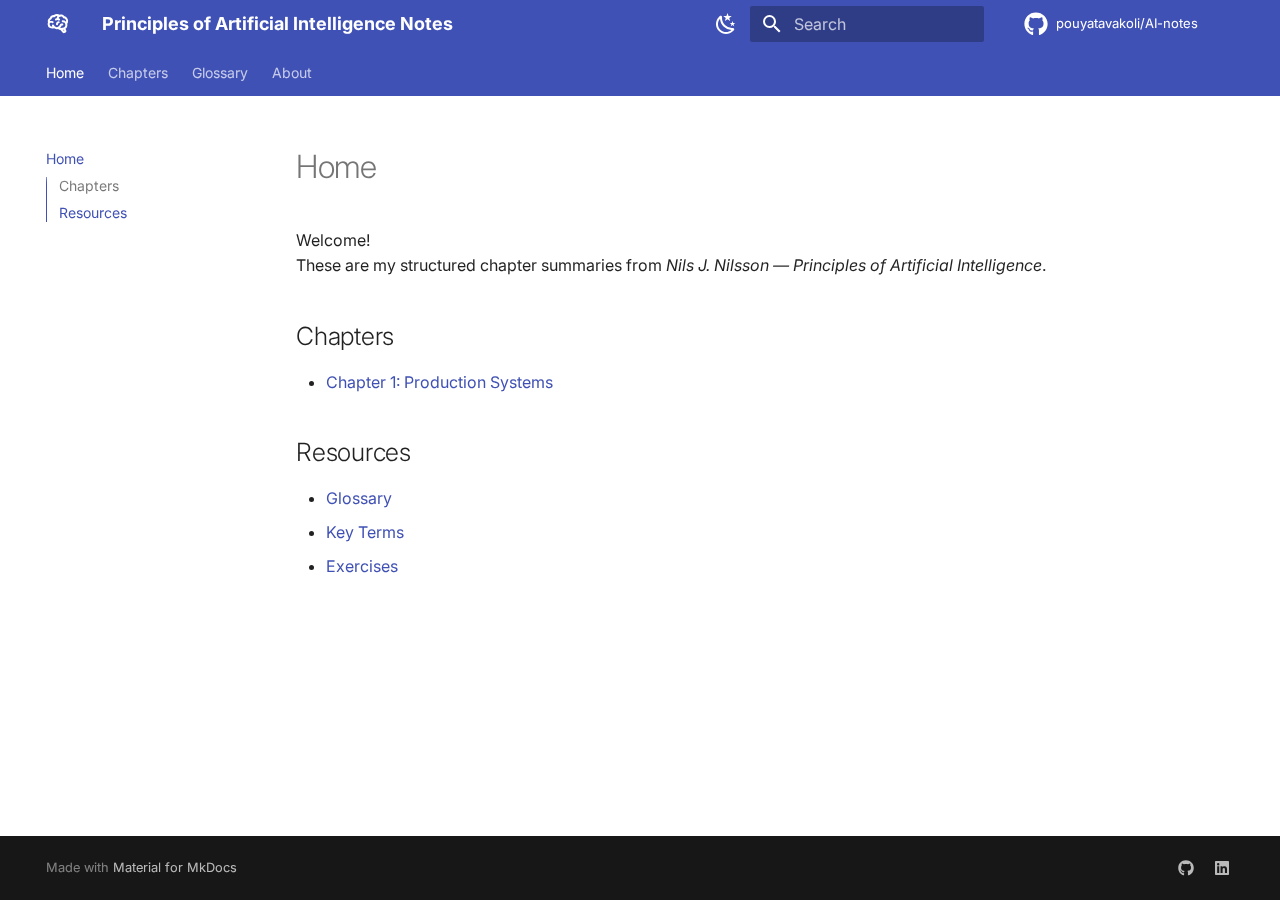
<file: index.html>
<!doctype html>
<html lang="en" class="no-js">
  <head>
    
      <meta charset="utf-8">
      <meta name="viewport" content="width=device-width,initial-scale=1">
      
        <meta name="description" content="Study notes based on Nils J. Nilsson">
      
      
        <meta name="author" content="Pouya">
      
      
      
      
        <link rel="next" href="chapters/chapter1-production-systems/">
      
      
      <link rel="icon" href="assets/images/favicon.png">
      <meta name="generator" content="mkdocs-1.6.1, mkdocs-material-9.6.22">
    
    
      
        <title>Principles of Artificial Intelligence Notes</title>
      
    
    
      <link rel="stylesheet" href="assets/stylesheets/main.84d31ad4.min.css">
      
        
        <link rel="stylesheet" href="assets/stylesheets/palette.06af60db.min.css">
      
      


    
    
      
    
    
      
        
        
        <link rel="preconnect" href="https://fonts.gstatic.com" crossorigin>
        <link rel="stylesheet" href="https://fonts.googleapis.com/css?family=Inter:300,300i,400,400i,700,700i%7CFira+Code:400,400i,700,700i&display=fallback">
        <style>:root{--md-text-font:"Inter";--md-code-font:"Fira Code"}</style>
      
    
    
    <script>__md_scope=new URL(".",location),__md_hash=e=>[...e].reduce(((e,_)=>(e<<5)-e+_.charCodeAt(0)),0),__md_get=(e,_=localStorage,t=__md_scope)=>JSON.parse(_.getItem(t.pathname+"."+e)),__md_set=(e,_,t=localStorage,a=__md_scope)=>{try{t.setItem(a.pathname+"."+e,JSON.stringify(_))}catch(e){}}</script>
    
      
  


  
  

<script id="__analytics">function __md_analytics(){function e(){dataLayer.push(arguments)}window.dataLayer=window.dataLayer||[],e("js",new Date),e("config","G-XXXXXXX"),document.addEventListener("DOMContentLoaded",(function(){document.forms.search&&document.forms.search.query.addEventListener("blur",(function(){this.value&&e("event","search",{search_term:this.value})}));document$.subscribe((function(){var t=document.forms.feedback;if(void 0!==t)for(var a of t.querySelectorAll("[type=submit]"))a.addEventListener("click",(function(a){a.preventDefault();var n=document.location.pathname,d=this.getAttribute("data-md-value");e("event","feedback",{page:n,data:d}),t.firstElementChild.disabled=!0;var r=t.querySelector(".md-feedback__note [data-md-value='"+d+"']");r&&(r.hidden=!1)})),t.hidden=!1})),location$.subscribe((function(t){e("config","G-XXXXXXX",{page_path:t.pathname})}))}));var t=document.createElement("script");t.async=!0,t.src="https://www.googletagmanager.com/gtag/js?id=G-XXXXXXX",document.getElementById("__analytics").insertAdjacentElement("afterEnd",t)}</script>
  
    <script>"undefined"!=typeof __md_analytics&&__md_analytics()</script>
  

    
    
    
  </head>
  
  
    
    
      
    
    
    
    
    <body dir="ltr" data-md-color-scheme="default" data-md-color-primary="indigo" data-md-color-accent="deep-purple">
  
    
    <input class="md-toggle" data-md-toggle="drawer" type="checkbox" id="__drawer" autocomplete="off">
    <input class="md-toggle" data-md-toggle="search" type="checkbox" id="__search" autocomplete="off">
    <label class="md-overlay" for="__drawer"></label>
    <div data-md-component="skip">
      
        
        <a href="#chapters" class="md-skip">
          Skip to content
        </a>
      
    </div>
    <div data-md-component="announce">
      
    </div>
    
    
      

<header class="md-header" data-md-component="header">
  <nav class="md-header__inner md-grid" aria-label="Header">
    <a href="." title="Principles of Artificial Intelligence Notes" class="md-header__button md-logo" aria-label="Principles of Artificial Intelligence Notes" data-md-component="logo">
      
  
  <svg xmlns="http://www.w3.org/2000/svg" viewBox="0 0 24 24"><path d="M21.33 12.91c.09 1.55-.62 3.04-1.89 3.95l.77 1.49c.23.45.26.98.06 1.45-.19.47-.58.84-1.06 1l-.79.25a1.687 1.687 0 0 1-1.86-.55L14.44 18c-.89-.15-1.73-.53-2.44-1.1-.5.15-1 .23-1.5.23-.88 0-1.76-.27-2.5-.79-.53.16-1.07.23-1.62.22-.79.01-1.57-.15-2.3-.45a4.1 4.1 0 0 1-2.43-3.61c-.08-.72.04-1.45.35-2.11-.29-.75-.32-1.57-.07-2.33C2.3 7.11 3 6.32 3.87 5.82c.58-1.69 2.21-2.82 4-2.7 1.6-1.5 4.05-1.66 5.83-.37.42-.11.86-.17 1.3-.17 1.36-.03 2.65.57 3.5 1.64 2.04.53 3.5 2.35 3.58 4.47.05 1.11-.25 2.2-.86 3.13.07.36.11.72.11 1.09m-5-1.41c.57.07 1.02.5 1.02 1.07a1 1 0 0 1-1 1h-.63c-.32.9-.88 1.69-1.62 2.29.25.09.51.14.77.21 5.13-.07 4.53-3.2 4.53-3.25a2.59 2.59 0 0 0-2.69-2.49 1 1 0 0 1-1-1 1 1 0 0 1 1-1c1.23.03 2.41.49 3.33 1.3.05-.29.08-.59.08-.89-.06-1.24-.62-2.32-2.87-2.53-1.25-2.96-4.4-1.32-4.4-.4-.03.23.21.72.25.75a1 1 0 0 1 1 1c0 .55-.45 1-1 1-.53-.02-1.03-.22-1.43-.56-.48.31-1.03.5-1.6.56-.57.05-1.04-.35-1.07-.9a.97.97 0 0 1 .88-1.1c.16-.02.94-.14.94-.77 0-.66.25-1.29.68-1.79-.92-.25-1.91.08-2.91 1.29C6.75 5 6 5.25 5.45 7.2 4.5 7.67 4 8 3.78 9c1.08-.22 2.19-.13 3.22.25.5.19.78.75.59 1.29-.19.52-.77.78-1.29.59-.73-.32-1.55-.34-2.3-.06-.32.27-.32.83-.32 1.27 0 .74.37 1.43 1 1.83.53.27 1.12.41 1.71.4q-.225-.39-.39-.81a1.038 1.038 0 0 1 1.96-.68c.4 1.14 1.42 1.92 2.62 2.05 1.37-.07 2.59-.88 3.19-2.13.23-1.38 1.34-1.5 2.56-1.5m2 7.47-.62-1.3-.71.16 1 1.25zm-4.65-8.61a1 1 0 0 0-.91-1.03c-.71-.04-1.4.2-1.93.67-.57.58-.87 1.38-.84 2.19a1 1 0 0 0 1 1c.57 0 1-.45 1-1 0-.27.07-.54.23-.76.12-.1.27-.15.43-.15.55.03 1.02-.38 1.02-.92"/></svg>

    </a>
    <label class="md-header__button md-icon" for="__drawer">
      
      <svg xmlns="http://www.w3.org/2000/svg" viewBox="0 0 24 24"><path d="M3 6h18v2H3zm0 5h18v2H3zm0 5h18v2H3z"/></svg>
    </label>
    <div class="md-header__title" data-md-component="header-title">
      <div class="md-header__ellipsis">
        <div class="md-header__topic">
          <span class="md-ellipsis">
            Principles of Artificial Intelligence Notes
          </span>
        </div>
        <div class="md-header__topic" data-md-component="header-topic">
          <span class="md-ellipsis">
            
              Home
            
          </span>
        </div>
      </div>
    </div>
    
      
        <form class="md-header__option" data-md-component="palette">
  
    
    
    
    <input class="md-option" data-md-color-media="" data-md-color-scheme="default" data-md-color-primary="indigo" data-md-color-accent="deep-purple"  aria-label="Switch to dark mode"  type="radio" name="__palette" id="__palette_0">
    
      <label class="md-header__button md-icon" title="Switch to dark mode" for="__palette_1" hidden>
        <svg xmlns="http://www.w3.org/2000/svg" viewBox="0 0 24 24"><path d="m17.75 4.09-2.53 1.94.91 3.06-2.63-1.81-2.63 1.81.91-3.06-2.53-1.94L12.44 4l1.06-3 1.06 3zm3.5 6.91-1.64 1.25.59 1.98-1.7-1.17-1.7 1.17.59-1.98L15.75 11l2.06-.05L18.5 9l.69 1.95zm-2.28 4.95c.83-.08 1.72 1.1 1.19 1.85-.32.45-.66.87-1.08 1.27C15.17 23 8.84 23 4.94 19.07c-3.91-3.9-3.91-10.24 0-14.14.4-.4.82-.76 1.27-1.08.75-.53 1.93.36 1.85 1.19-.27 2.86.69 5.83 2.89 8.02a9.96 9.96 0 0 0 8.02 2.89m-1.64 2.02a12.08 12.08 0 0 1-7.8-3.47c-2.17-2.19-3.33-5-3.49-7.82-2.81 3.14-2.7 7.96.31 10.98 3.02 3.01 7.84 3.12 10.98.31"/></svg>
      </label>
    
  
    
    
    
    <input class="md-option" data-md-color-media="" data-md-color-scheme="slate" data-md-color-primary="indigo" data-md-color-accent="lime"  aria-label="Switch to light mode"  type="radio" name="__palette" id="__palette_1">
    
      <label class="md-header__button md-icon" title="Switch to light mode" for="__palette_0" hidden>
        <svg xmlns="http://www.w3.org/2000/svg" viewBox="0 0 24 24"><path d="M12 7a5 5 0 0 1 5 5 5 5 0 0 1-5 5 5 5 0 0 1-5-5 5 5 0 0 1 5-5m0 2a3 3 0 0 0-3 3 3 3 0 0 0 3 3 3 3 0 0 0 3-3 3 3 0 0 0-3-3m0-7 2.39 3.42C13.65 5.15 12.84 5 12 5s-1.65.15-2.39.42zM3.34 7l4.16-.35A7.2 7.2 0 0 0 5.94 8.5c-.44.74-.69 1.5-.83 2.29zm.02 10 1.76-3.77a7.131 7.131 0 0 0 2.38 4.14zM20.65 7l-1.77 3.79a7.02 7.02 0 0 0-2.38-4.15zm-.01 10-4.14.36c.59-.51 1.12-1.14 1.54-1.86.42-.73.69-1.5.83-2.29zM12 22l-2.41-3.44c.74.27 1.55.44 2.41.44.82 0 1.63-.17 2.37-.44z"/></svg>
      </label>
    
  
</form>
      
    
    
      <script>var palette=__md_get("__palette");if(palette&&palette.color){if("(prefers-color-scheme)"===palette.color.media){var media=matchMedia("(prefers-color-scheme: light)"),input=document.querySelector(media.matches?"[data-md-color-media='(prefers-color-scheme: light)']":"[data-md-color-media='(prefers-color-scheme: dark)']");palette.color.media=input.getAttribute("data-md-color-media"),palette.color.scheme=input.getAttribute("data-md-color-scheme"),palette.color.primary=input.getAttribute("data-md-color-primary"),palette.color.accent=input.getAttribute("data-md-color-accent")}for(var[key,value]of Object.entries(palette.color))document.body.setAttribute("data-md-color-"+key,value)}</script>
    
    
    
      
      
        <label class="md-header__button md-icon" for="__search">
          
          <svg xmlns="http://www.w3.org/2000/svg" viewBox="0 0 24 24"><path d="M9.5 3A6.5 6.5 0 0 1 16 9.5c0 1.61-.59 3.09-1.56 4.23l.27.27h.79l5 5-1.5 1.5-5-5v-.79l-.27-.27A6.52 6.52 0 0 1 9.5 16 6.5 6.5 0 0 1 3 9.5 6.5 6.5 0 0 1 9.5 3m0 2C7 5 5 7 5 9.5S7 14 9.5 14 14 12 14 9.5 12 5 9.5 5"/></svg>
        </label>
        <div class="md-search" data-md-component="search" role="dialog">
  <label class="md-search__overlay" for="__search"></label>
  <div class="md-search__inner" role="search">
    <form class="md-search__form" name="search">
      <input type="text" class="md-search__input" name="query" aria-label="Search" placeholder="Search" autocapitalize="off" autocorrect="off" autocomplete="off" spellcheck="false" data-md-component="search-query" required>
      <label class="md-search__icon md-icon" for="__search">
        
        <svg xmlns="http://www.w3.org/2000/svg" viewBox="0 0 24 24"><path d="M9.5 3A6.5 6.5 0 0 1 16 9.5c0 1.61-.59 3.09-1.56 4.23l.27.27h.79l5 5-1.5 1.5-5-5v-.79l-.27-.27A6.52 6.52 0 0 1 9.5 16 6.5 6.5 0 0 1 3 9.5 6.5 6.5 0 0 1 9.5 3m0 2C7 5 5 7 5 9.5S7 14 9.5 14 14 12 14 9.5 12 5 9.5 5"/></svg>
        
        <svg xmlns="http://www.w3.org/2000/svg" viewBox="0 0 24 24"><path d="M20 11v2H8l5.5 5.5-1.42 1.42L4.16 12l7.92-7.92L13.5 5.5 8 11z"/></svg>
      </label>
      <nav class="md-search__options" aria-label="Search">
        
        <button type="reset" class="md-search__icon md-icon" title="Clear" aria-label="Clear" tabindex="-1">
          
          <svg xmlns="http://www.w3.org/2000/svg" viewBox="0 0 24 24"><path d="M19 6.41 17.59 5 12 10.59 6.41 5 5 6.41 10.59 12 5 17.59 6.41 19 12 13.41 17.59 19 19 17.59 13.41 12z"/></svg>
        </button>
      </nav>
      
        <div class="md-search__suggest" data-md-component="search-suggest"></div>
      
    </form>
    <div class="md-search__output">
      <div class="md-search__scrollwrap" tabindex="0" data-md-scrollfix>
        <div class="md-search-result" data-md-component="search-result">
          <div class="md-search-result__meta">
            Initializing search
          </div>
          <ol class="md-search-result__list" role="presentation"></ol>
        </div>
      </div>
    </div>
  </div>
</div>
      
    
    
      <div class="md-header__source">
        <a href="https://github.com/pouyatavakoli/AI-notes" title="Go to repository" class="md-source" data-md-component="source">
  <div class="md-source__icon md-icon">
    
    <svg xmlns="http://www.w3.org/2000/svg" viewBox="0 0 512 512"><!--! Font Awesome Free 7.1.0 by @fontawesome - https://fontawesome.com License - https://fontawesome.com/license/free (Icons: CC BY 4.0, Fonts: SIL OFL 1.1, Code: MIT License) Copyright 2025 Fonticons, Inc.--><path d="M173.9 397.4c0 2-2.3 3.6-5.2 3.6-3.3.3-5.6-1.3-5.6-3.6 0-2 2.3-3.6 5.2-3.6 3-.3 5.6 1.3 5.6 3.6m-31.1-4.5c-.7 2 1.3 4.3 4.3 4.9 2.6 1 5.6 0 6.2-2s-1.3-4.3-4.3-5.2c-2.6-.7-5.5.3-6.2 2.3m44.2-1.7c-2.9.7-4.9 2.6-4.6 4.9.3 2 2.9 3.3 5.9 2.6 2.9-.7 4.9-2.6 4.6-4.6-.3-1.9-3-3.2-5.9-2.9M252.8 8C114.1 8 8 113.3 8 252c0 110.9 69.8 205.8 169.5 239.2 12.8 2.3 17.3-5.6 17.3-12.1 0-6.2-.3-40.4-.3-61.4 0 0-70 15-84.7-29.8 0 0-11.4-29.1-27.8-36.6 0 0-22.9-15.7 1.6-15.4 0 0 24.9 2 38.6 25.8 21.9 38.6 58.6 27.5 72.9 20.9 2.3-16 8.8-27.1 16-33.7-55.9-6.2-112.3-14.3-112.3-110.5 0-27.5 7.6-41.3 23.6-58.9-2.6-6.5-11.1-33.3 2.6-67.9 20.9-6.5 69 27 69 27 20-5.6 41.5-8.5 62.8-8.5s42.8 2.9 62.8 8.5c0 0 48.1-33.6 69-27 13.7 34.7 5.2 61.4 2.6 67.9 16 17.7 25.8 31.5 25.8 58.9 0 96.5-58.9 104.2-114.8 110.5 9.2 7.9 17 22.9 17 46.4 0 33.7-.3 75.4-.3 83.6 0 6.5 4.6 14.4 17.3 12.1C436.2 457.8 504 362.9 504 252 504 113.3 391.5 8 252.8 8M105.2 352.9c-1.3 1-1 3.3.7 5.2 1.6 1.6 3.9 2.3 5.2 1 1.3-1 1-3.3-.7-5.2-1.6-1.6-3.9-2.3-5.2-1m-10.8-8.1c-.7 1.3.3 2.9 2.3 3.9 1.6 1 3.6.7 4.3-.7.7-1.3-.3-2.9-2.3-3.9-2-.6-3.6-.3-4.3.7m32.4 35.6c-1.6 1.3-1 4.3 1.3 6.2 2.3 2.3 5.2 2.6 6.5 1 1.3-1.3.7-4.3-1.3-6.2-2.2-2.3-5.2-2.6-6.5-1m-11.4-14.7c-1.6 1-1.6 3.6 0 5.9s4.3 3.3 5.6 2.3c1.6-1.3 1.6-3.9 0-6.2-1.4-2.3-4-3.3-5.6-2"/></svg>
  </div>
  <div class="md-source__repository">
    pouyatavakoli/AI-notes
  </div>
</a>
      </div>
    
  </nav>
  
</header>
    
    <div class="md-container" data-md-component="container">
      
      
        
          
            
<nav class="md-tabs" aria-label="Tabs" data-md-component="tabs">
  <div class="md-grid">
    <ul class="md-tabs__list">
      
        
  
  
  
    
  
  
    <li class="md-tabs__item md-tabs__item--active">
      <a href="." class="md-tabs__link">
        
  
  
    
  
  Home

      </a>
    </li>
  

      
        
  
  
  
  
    
    
      <li class="md-tabs__item">
        <a href="chapters/chapter1-production-systems/" class="md-tabs__link">
          
  
  
  Chapters

        </a>
      </li>
    
  

      
        
  
  
  
  
    <li class="md-tabs__item">
      <a href="summaries/glossary.md" class="md-tabs__link">
        
  
  
    
  
  Glossary

      </a>
    </li>
  

      
        
  
  
  
  
    <li class="md-tabs__item">
      <a href="about/" class="md-tabs__link">
        
  
  
    
  
  About

      </a>
    </li>
  

      
    </ul>
  </div>
</nav>
          
        
      
      <main class="md-main" data-md-component="main">
        <div class="md-main__inner md-grid">
          
            
              
              <div class="md-sidebar md-sidebar--primary" data-md-component="sidebar" data-md-type="navigation" >
                <div class="md-sidebar__scrollwrap">
                  <div class="md-sidebar__inner">
                    


  


  

<nav class="md-nav md-nav--primary md-nav--lifted md-nav--integrated" aria-label="Navigation" data-md-level="0">
  <label class="md-nav__title" for="__drawer">
    <a href="." title="Principles of Artificial Intelligence Notes" class="md-nav__button md-logo" aria-label="Principles of Artificial Intelligence Notes" data-md-component="logo">
      
  
  <svg xmlns="http://www.w3.org/2000/svg" viewBox="0 0 24 24"><path d="M21.33 12.91c.09 1.55-.62 3.04-1.89 3.95l.77 1.49c.23.45.26.98.06 1.45-.19.47-.58.84-1.06 1l-.79.25a1.687 1.687 0 0 1-1.86-.55L14.44 18c-.89-.15-1.73-.53-2.44-1.1-.5.15-1 .23-1.5.23-.88 0-1.76-.27-2.5-.79-.53.16-1.07.23-1.62.22-.79.01-1.57-.15-2.3-.45a4.1 4.1 0 0 1-2.43-3.61c-.08-.72.04-1.45.35-2.11-.29-.75-.32-1.57-.07-2.33C2.3 7.11 3 6.32 3.87 5.82c.58-1.69 2.21-2.82 4-2.7 1.6-1.5 4.05-1.66 5.83-.37.42-.11.86-.17 1.3-.17 1.36-.03 2.65.57 3.5 1.64 2.04.53 3.5 2.35 3.58 4.47.05 1.11-.25 2.2-.86 3.13.07.36.11.72.11 1.09m-5-1.41c.57.07 1.02.5 1.02 1.07a1 1 0 0 1-1 1h-.63c-.32.9-.88 1.69-1.62 2.29.25.09.51.14.77.21 5.13-.07 4.53-3.2 4.53-3.25a2.59 2.59 0 0 0-2.69-2.49 1 1 0 0 1-1-1 1 1 0 0 1 1-1c1.23.03 2.41.49 3.33 1.3.05-.29.08-.59.08-.89-.06-1.24-.62-2.32-2.87-2.53-1.25-2.96-4.4-1.32-4.4-.4-.03.23.21.72.25.75a1 1 0 0 1 1 1c0 .55-.45 1-1 1-.53-.02-1.03-.22-1.43-.56-.48.31-1.03.5-1.6.56-.57.05-1.04-.35-1.07-.9a.97.97 0 0 1 .88-1.1c.16-.02.94-.14.94-.77 0-.66.25-1.29.68-1.79-.92-.25-1.91.08-2.91 1.29C6.75 5 6 5.25 5.45 7.2 4.5 7.67 4 8 3.78 9c1.08-.22 2.19-.13 3.22.25.5.19.78.75.59 1.29-.19.52-.77.78-1.29.59-.73-.32-1.55-.34-2.3-.06-.32.27-.32.83-.32 1.27 0 .74.37 1.43 1 1.83.53.27 1.12.41 1.71.4q-.225-.39-.39-.81a1.038 1.038 0 0 1 1.96-.68c.4 1.14 1.42 1.92 2.62 2.05 1.37-.07 2.59-.88 3.19-2.13.23-1.38 1.34-1.5 2.56-1.5m2 7.47-.62-1.3-.71.16 1 1.25zm-4.65-8.61a1 1 0 0 0-.91-1.03c-.71-.04-1.4.2-1.93.67-.57.58-.87 1.38-.84 2.19a1 1 0 0 0 1 1c.57 0 1-.45 1-1 0-.27.07-.54.23-.76.12-.1.27-.15.43-.15.55.03 1.02-.38 1.02-.92"/></svg>

    </a>
    Principles of Artificial Intelligence Notes
  </label>
  
    <div class="md-nav__source">
      <a href="https://github.com/pouyatavakoli/AI-notes" title="Go to repository" class="md-source" data-md-component="source">
  <div class="md-source__icon md-icon">
    
    <svg xmlns="http://www.w3.org/2000/svg" viewBox="0 0 512 512"><!--! Font Awesome Free 7.1.0 by @fontawesome - https://fontawesome.com License - https://fontawesome.com/license/free (Icons: CC BY 4.0, Fonts: SIL OFL 1.1, Code: MIT License) Copyright 2025 Fonticons, Inc.--><path d="M173.9 397.4c0 2-2.3 3.6-5.2 3.6-3.3.3-5.6-1.3-5.6-3.6 0-2 2.3-3.6 5.2-3.6 3-.3 5.6 1.3 5.6 3.6m-31.1-4.5c-.7 2 1.3 4.3 4.3 4.9 2.6 1 5.6 0 6.2-2s-1.3-4.3-4.3-5.2c-2.6-.7-5.5.3-6.2 2.3m44.2-1.7c-2.9.7-4.9 2.6-4.6 4.9.3 2 2.9 3.3 5.9 2.6 2.9-.7 4.9-2.6 4.6-4.6-.3-1.9-3-3.2-5.9-2.9M252.8 8C114.1 8 8 113.3 8 252c0 110.9 69.8 205.8 169.5 239.2 12.8 2.3 17.3-5.6 17.3-12.1 0-6.2-.3-40.4-.3-61.4 0 0-70 15-84.7-29.8 0 0-11.4-29.1-27.8-36.6 0 0-22.9-15.7 1.6-15.4 0 0 24.9 2 38.6 25.8 21.9 38.6 58.6 27.5 72.9 20.9 2.3-16 8.8-27.1 16-33.7-55.9-6.2-112.3-14.3-112.3-110.5 0-27.5 7.6-41.3 23.6-58.9-2.6-6.5-11.1-33.3 2.6-67.9 20.9-6.5 69 27 69 27 20-5.6 41.5-8.5 62.8-8.5s42.8 2.9 62.8 8.5c0 0 48.1-33.6 69-27 13.7 34.7 5.2 61.4 2.6 67.9 16 17.7 25.8 31.5 25.8 58.9 0 96.5-58.9 104.2-114.8 110.5 9.2 7.9 17 22.9 17 46.4 0 33.7-.3 75.4-.3 83.6 0 6.5 4.6 14.4 17.3 12.1C436.2 457.8 504 362.9 504 252 504 113.3 391.5 8 252.8 8M105.2 352.9c-1.3 1-1 3.3.7 5.2 1.6 1.6 3.9 2.3 5.2 1 1.3-1 1-3.3-.7-5.2-1.6-1.6-3.9-2.3-5.2-1m-10.8-8.1c-.7 1.3.3 2.9 2.3 3.9 1.6 1 3.6.7 4.3-.7.7-1.3-.3-2.9-2.3-3.9-2-.6-3.6-.3-4.3.7m32.4 35.6c-1.6 1.3-1 4.3 1.3 6.2 2.3 2.3 5.2 2.6 6.5 1 1.3-1.3.7-4.3-1.3-6.2-2.2-2.3-5.2-2.6-6.5-1m-11.4-14.7c-1.6 1-1.6 3.6 0 5.9s4.3 3.3 5.6 2.3c1.6-1.3 1.6-3.9 0-6.2-1.4-2.3-4-3.3-5.6-2"/></svg>
  </div>
  <div class="md-source__repository">
    pouyatavakoli/AI-notes
  </div>
</a>
    </div>
  
  <ul class="md-nav__list" data-md-scrollfix>
    
      
      
  
  
    
  
  
  
    <li class="md-nav__item md-nav__item--active">
      
      <input class="md-nav__toggle md-toggle" type="checkbox" id="__toc">
      
      
      
        <label class="md-nav__link md-nav__link--active" for="__toc">
          
  
  
  <span class="md-ellipsis">
    Home
    
  </span>
  

          <span class="md-nav__icon md-icon"></span>
        </label>
      
      <a href="." class="md-nav__link md-nav__link--active">
        
  
  
  <span class="md-ellipsis">
    Home
    
  </span>
  

      </a>
      
        

<nav class="md-nav md-nav--secondary" aria-label="Table of contents">
  
  
  
  
    <label class="md-nav__title" for="__toc">
      <span class="md-nav__icon md-icon"></span>
      Table of contents
    </label>
    <ul class="md-nav__list" data-md-component="toc" data-md-scrollfix>
      
        <li class="md-nav__item">
  <a href="#chapters" class="md-nav__link">
    <span class="md-ellipsis">
      Chapters
    </span>
  </a>
  
</li>
      
        <li class="md-nav__item">
  <a href="#resources" class="md-nav__link">
    <span class="md-ellipsis">
      Resources
    </span>
  </a>
  
</li>
      
    </ul>
  
</nav>
      
    </li>
  

    
      
      
  
  
  
  
    
    
    
    
      
      
        
      
    
    
    <li class="md-nav__item md-nav__item--nested">
      
        
        
          
        
        <input class="md-nav__toggle md-toggle md-toggle--indeterminate" type="checkbox" id="__nav_2" >
        
          
          <label class="md-nav__link" for="__nav_2" id="__nav_2_label" tabindex="0">
            
  
  
  <span class="md-ellipsis">
    Chapters
    
  </span>
  

            <span class="md-nav__icon md-icon"></span>
          </label>
        
        <nav class="md-nav" data-md-level="1" aria-labelledby="__nav_2_label" aria-expanded="false">
          <label class="md-nav__title" for="__nav_2">
            <span class="md-nav__icon md-icon"></span>
            Chapters
          </label>
          <ul class="md-nav__list" data-md-scrollfix>
            
              
                
  
  
  
  
    <li class="md-nav__item">
      <a href="chapters/chapter1-production-systems/" class="md-nav__link">
        
  
  
  <span class="md-ellipsis">
    Chapter 1 - Production Systems
    
  </span>
  

      </a>
    </li>
  

              
            
              
                
  
  
  
  
    <li class="md-nav__item">
      <a href="chapters/chapter2-search-and-control-strategies/" class="md-nav__link">
        
  
  
  <span class="md-ellipsis">
    Chapter 2 - Search and Control Strategies
    
  </span>
  

      </a>
    </li>
  

              
            
          </ul>
        </nav>
      
    </li>
  

    
      
      
  
  
  
  
    <li class="md-nav__item">
      <a href="summaries/glossary.md" class="md-nav__link">
        
  
  
  <span class="md-ellipsis">
    Glossary
    
  </span>
  

      </a>
    </li>
  

    
      
      
  
  
  
  
    <li class="md-nav__item">
      <a href="about/" class="md-nav__link">
        
  
  
  <span class="md-ellipsis">
    About
    
  </span>
  

      </a>
    </li>
  

    
  </ul>
</nav>
                  </div>
                </div>
              </div>
            
            
          
          
            <div class="md-content" data-md-component="content">
              <article class="md-content__inner md-typeset">
                
                  


  
  


  <h1>Home</h1>

<p>Welcome!<br />
These are my structured chapter summaries from <em>Nils J. Nilsson — Principles of Artificial Intelligence</em>.</p>
<h2 id="chapters">Chapters<a class="headerlink" href="#chapters" title="Permanent link">&para;</a></h2>
<ul>
<li><a href="chapters/chapter1-production-systems/">Chapter 1: Production Systems</a></li>
</ul>
<h2 id="resources">Resources<a class="headerlink" href="#resources" title="Permanent link">&para;</a></h2>
<ul>
<li><a href="../summaries/glossary.md">Glossary</a></li>
<li><a href="../summaries/key-terms.md">Key Terms</a></li>
<li><a href="../summaries/exercises.md">Exercises</a></li>
</ul>









  




                
              </article>
            </div>
          
          
  <script>var tabs=__md_get("__tabs");if(Array.isArray(tabs))e:for(var set of document.querySelectorAll(".tabbed-set")){var labels=set.querySelector(".tabbed-labels");for(var tab of tabs)for(var label of labels.getElementsByTagName("label"))if(label.innerText.trim()===tab){var input=document.getElementById(label.htmlFor);input.checked=!0;continue e}}</script>

<script>var target=document.getElementById(location.hash.slice(1));target&&target.name&&(target.checked=target.name.startsWith("__tabbed_"))</script>
        </div>
        
          <button type="button" class="md-top md-icon" data-md-component="top" hidden>
  
  <svg xmlns="http://www.w3.org/2000/svg" viewBox="0 0 24 24"><path d="M13 20h-2V8l-5.5 5.5-1.42-1.42L12 4.16l7.92 7.92-1.42 1.42L13 8z"/></svg>
  Back to top
</button>
        
      </main>
      
        <footer class="md-footer">
  
  <div class="md-footer-meta md-typeset">
    <div class="md-footer-meta__inner md-grid">
      <div class="md-copyright">
  
  
    Made with
    <a href="https://squidfunk.github.io/mkdocs-material/" target="_blank" rel="noopener">
      Material for MkDocs
    </a>
  
</div>
      
        
<div class="md-social">
  
    
    
    
    
    <a href="https://github.com/pouyatavakoli" target="_blank" rel="noopener" title="GitHub" class="md-social__link">
      <svg xmlns="http://www.w3.org/2000/svg" viewBox="0 0 512 512"><!--! Font Awesome Free 7.1.0 by @fontawesome - https://fontawesome.com License - https://fontawesome.com/license/free (Icons: CC BY 4.0, Fonts: SIL OFL 1.1, Code: MIT License) Copyright 2025 Fonticons, Inc.--><path d="M173.9 397.4c0 2-2.3 3.6-5.2 3.6-3.3.3-5.6-1.3-5.6-3.6 0-2 2.3-3.6 5.2-3.6 3-.3 5.6 1.3 5.6 3.6m-31.1-4.5c-.7 2 1.3 4.3 4.3 4.9 2.6 1 5.6 0 6.2-2s-1.3-4.3-4.3-5.2c-2.6-.7-5.5.3-6.2 2.3m44.2-1.7c-2.9.7-4.9 2.6-4.6 4.9.3 2 2.9 3.3 5.9 2.6 2.9-.7 4.9-2.6 4.6-4.6-.3-1.9-3-3.2-5.9-2.9M252.8 8C114.1 8 8 113.3 8 252c0 110.9 69.8 205.8 169.5 239.2 12.8 2.3 17.3-5.6 17.3-12.1 0-6.2-.3-40.4-.3-61.4 0 0-70 15-84.7-29.8 0 0-11.4-29.1-27.8-36.6 0 0-22.9-15.7 1.6-15.4 0 0 24.9 2 38.6 25.8 21.9 38.6 58.6 27.5 72.9 20.9 2.3-16 8.8-27.1 16-33.7-55.9-6.2-112.3-14.3-112.3-110.5 0-27.5 7.6-41.3 23.6-58.9-2.6-6.5-11.1-33.3 2.6-67.9 20.9-6.5 69 27 69 27 20-5.6 41.5-8.5 62.8-8.5s42.8 2.9 62.8 8.5c0 0 48.1-33.6 69-27 13.7 34.7 5.2 61.4 2.6 67.9 16 17.7 25.8 31.5 25.8 58.9 0 96.5-58.9 104.2-114.8 110.5 9.2 7.9 17 22.9 17 46.4 0 33.7-.3 75.4-.3 83.6 0 6.5 4.6 14.4 17.3 12.1C436.2 457.8 504 362.9 504 252 504 113.3 391.5 8 252.8 8M105.2 352.9c-1.3 1-1 3.3.7 5.2 1.6 1.6 3.9 2.3 5.2 1 1.3-1 1-3.3-.7-5.2-1.6-1.6-3.9-2.3-5.2-1m-10.8-8.1c-.7 1.3.3 2.9 2.3 3.9 1.6 1 3.6.7 4.3-.7.7-1.3-.3-2.9-2.3-3.9-2-.6-3.6-.3-4.3.7m32.4 35.6c-1.6 1.3-1 4.3 1.3 6.2 2.3 2.3 5.2 2.6 6.5 1 1.3-1.3.7-4.3-1.3-6.2-2.2-2.3-5.2-2.6-6.5-1m-11.4-14.7c-1.6 1-1.6 3.6 0 5.9s4.3 3.3 5.6 2.3c1.6-1.3 1.6-3.9 0-6.2-1.4-2.3-4-3.3-5.6-2"/></svg>
    </a>
  
    
    
    
    
    <a href="www.linkedin.com/in/pouya-t/" target="_blank" rel="noopener" title="LinkedIn" class="md-social__link">
      <svg xmlns="http://www.w3.org/2000/svg" viewBox="0 0 448 512"><!--! Font Awesome Free 7.1.0 by @fontawesome - https://fontawesome.com License - https://fontawesome.com/license/free (Icons: CC BY 4.0, Fonts: SIL OFL 1.1, Code: MIT License) Copyright 2025 Fonticons, Inc.--><path d="M416 32H31.9C14.3 32 0 46.5 0 64.3v383.4C0 465.5 14.3 480 31.9 480H416c17.6 0 32-14.5 32-32.3V64.3c0-17.8-14.4-32.3-32-32.3M135.4 416H69V202.2h66.5V416zM102.2 96a38.5 38.5 0 1 1 0 77 38.5 38.5 0 1 1 0-77m282.1 320h-66.4V312c0-24.8-.5-56.7-34.5-56.7-34.6 0-39.9 27-39.9 54.9V416h-66.4V202.2h63.7v29.2h.9c8.9-16.8 30.6-34.5 62.9-34.5 67.2 0 79.7 44.3 79.7 101.9z"/></svg>
    </a>
  
</div>
      
    </div>
  </div>
</footer>
      
    </div>
    <div class="md-dialog" data-md-component="dialog">
      <div class="md-dialog__inner md-typeset"></div>
    </div>
    
    
    
      
      <script id="__config" type="application/json">{"base": ".", "features": ["navigation.instant", "navigation.tabs", "navigation.sections", "navigation.expand", "toc.integrate", "content.code.copy", "content.tabs.link", "content.tooltips", "search.suggest", "search.highlight", "header.autohide", "navigation.top"], "search": "assets/javascripts/workers/search.973d3a69.min.js", "tags": null, "translations": {"clipboard.copied": "Copied to clipboard", "clipboard.copy": "Copy to clipboard", "search.result.more.one": "1 more on this page", "search.result.more.other": "# more on this page", "search.result.none": "No matching documents", "search.result.one": "1 matching document", "search.result.other": "# matching documents", "search.result.placeholder": "Type to start searching", "search.result.term.missing": "Missing", "select.version": "Select version"}, "version": null}</script>
    
    
      <script src="assets/javascripts/bundle.f55a23d4.min.js"></script>
      
    
  </body>
</html>
</file>
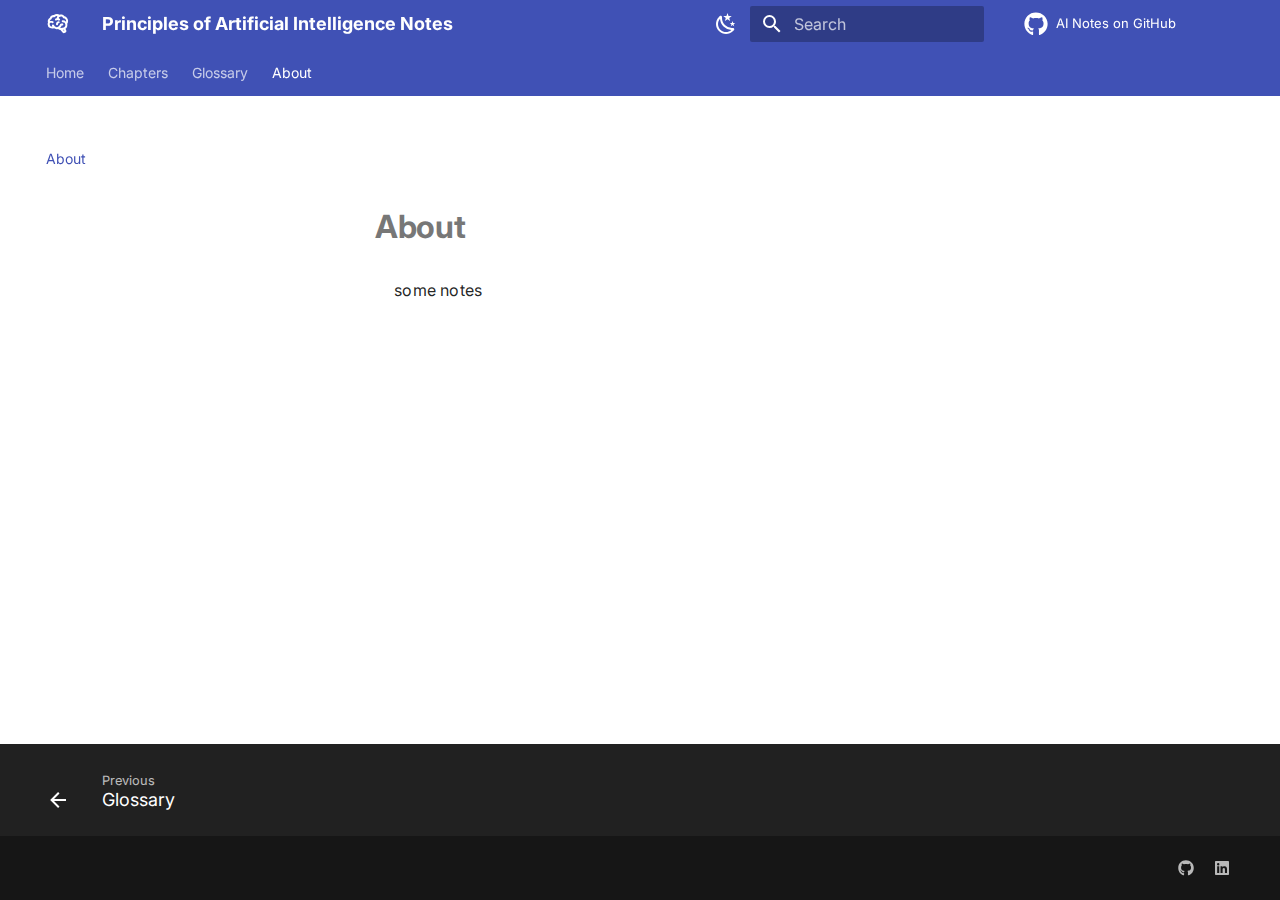
<file: about/index.html>
<!doctype html>
<html lang="en" class="no-js">
  <head>
    
      <meta charset="utf-8">
      <meta name="viewport" content="width=device-width,initial-scale=1">
      
        <meta name="description" content="Study notes based on Nils J. Nilsson">
      
      
        <meta name="author" content="Pouya">
      
      
      
        <link rel="prev" href="../summaries/glossary/">
      
      
      
      <link rel="icon" href="../assets/images/favicon.png">
      <meta name="generator" content="mkdocs-1.6.1, mkdocs-material-9.6.22">
    
    
      
        <title>About - Principles of Artificial Intelligence Notes</title>
      
    
    
      <link rel="stylesheet" href="../assets/stylesheets/main.84d31ad4.min.css">
      
        
        <link rel="stylesheet" href="../assets/stylesheets/palette.06af60db.min.css">
      
      


    
    
      
    
    
      
        
        
        <link rel="preconnect" href="https://fonts.gstatic.com" crossorigin>
        <link rel="stylesheet" href="https://fonts.googleapis.com/css?family=Inter:300,300i,400,400i,700,700i%7CFira+Code:400,400i,700,700i&display=fallback">
        <style>:root{--md-text-font:"Inter";--md-code-font:"Fira Code"}</style>
      
    
    
      <link rel="stylesheet" href="../styles/extra.css">
    
    <script>__md_scope=new URL("..",location),__md_hash=e=>[...e].reduce(((e,_)=>(e<<5)-e+_.charCodeAt(0)),0),__md_get=(e,_=localStorage,t=__md_scope)=>JSON.parse(_.getItem(t.pathname+"."+e)),__md_set=(e,_,t=localStorage,a=__md_scope)=>{try{t.setItem(a.pathname+"."+e,JSON.stringify(_))}catch(e){}}</script>
    
      

    
    
    
  </head>
  
  
    
    
      
    
    
    
    
    <body dir="ltr" data-md-color-scheme="default" data-md-color-primary="indigo" data-md-color-accent="deep-purple">
  
    
    <input class="md-toggle" data-md-toggle="drawer" type="checkbox" id="__drawer" autocomplete="off">
    <input class="md-toggle" data-md-toggle="search" type="checkbox" id="__search" autocomplete="off">
    <label class="md-overlay" for="__drawer"></label>
    <div data-md-component="skip">
      
    </div>
    <div data-md-component="announce">
      
    </div>
    
    
      

<header class="md-header" data-md-component="header">
  <nav class="md-header__inner md-grid" aria-label="Header">
    <a href=".." title="Principles of Artificial Intelligence Notes" class="md-header__button md-logo" aria-label="Principles of Artificial Intelligence Notes" data-md-component="logo">
      
  
  <svg xmlns="http://www.w3.org/2000/svg" viewBox="0 0 24 24"><path d="M21.33 12.91c.09 1.55-.62 3.04-1.89 3.95l.77 1.49c.23.45.26.98.06 1.45-.19.47-.58.84-1.06 1l-.79.25a1.687 1.687 0 0 1-1.86-.55L14.44 18c-.89-.15-1.73-.53-2.44-1.1-.5.15-1 .23-1.5.23-.88 0-1.76-.27-2.5-.79-.53.16-1.07.23-1.62.22-.79.01-1.57-.15-2.3-.45a4.1 4.1 0 0 1-2.43-3.61c-.08-.72.04-1.45.35-2.11-.29-.75-.32-1.57-.07-2.33C2.3 7.11 3 6.32 3.87 5.82c.58-1.69 2.21-2.82 4-2.7 1.6-1.5 4.05-1.66 5.83-.37.42-.11.86-.17 1.3-.17 1.36-.03 2.65.57 3.5 1.64 2.04.53 3.5 2.35 3.58 4.47.05 1.11-.25 2.2-.86 3.13.07.36.11.72.11 1.09m-5-1.41c.57.07 1.02.5 1.02 1.07a1 1 0 0 1-1 1h-.63c-.32.9-.88 1.69-1.62 2.29.25.09.51.14.77.21 5.13-.07 4.53-3.2 4.53-3.25a2.59 2.59 0 0 0-2.69-2.49 1 1 0 0 1-1-1 1 1 0 0 1 1-1c1.23.03 2.41.49 3.33 1.3.05-.29.08-.59.08-.89-.06-1.24-.62-2.32-2.87-2.53-1.25-2.96-4.4-1.32-4.4-.4-.03.23.21.72.25.75a1 1 0 0 1 1 1c0 .55-.45 1-1 1-.53-.02-1.03-.22-1.43-.56-.48.31-1.03.5-1.6.56-.57.05-1.04-.35-1.07-.9a.97.97 0 0 1 .88-1.1c.16-.02.94-.14.94-.77 0-.66.25-1.29.68-1.79-.92-.25-1.91.08-2.91 1.29C6.75 5 6 5.25 5.45 7.2 4.5 7.67 4 8 3.78 9c1.08-.22 2.19-.13 3.22.25.5.19.78.75.59 1.29-.19.52-.77.78-1.29.59-.73-.32-1.55-.34-2.3-.06-.32.27-.32.83-.32 1.27 0 .74.37 1.43 1 1.83.53.27 1.12.41 1.71.4q-.225-.39-.39-.81a1.038 1.038 0 0 1 1.96-.68c.4 1.14 1.42 1.92 2.62 2.05 1.37-.07 2.59-.88 3.19-2.13.23-1.38 1.34-1.5 2.56-1.5m2 7.47-.62-1.3-.71.16 1 1.25zm-4.65-8.61a1 1 0 0 0-.91-1.03c-.71-.04-1.4.2-1.93.67-.57.58-.87 1.38-.84 2.19a1 1 0 0 0 1 1c.57 0 1-.45 1-1 0-.27.07-.54.23-.76.12-.1.27-.15.43-.15.55.03 1.02-.38 1.02-.92"/></svg>

    </a>
    <label class="md-header__button md-icon" for="__drawer">
      
      <svg xmlns="http://www.w3.org/2000/svg" viewBox="0 0 24 24"><path d="M3 6h18v2H3zm0 5h18v2H3zm0 5h18v2H3z"/></svg>
    </label>
    <div class="md-header__title" data-md-component="header-title">
      <div class="md-header__ellipsis">
        <div class="md-header__topic">
          <span class="md-ellipsis">
            Principles of Artificial Intelligence Notes
          </span>
        </div>
        <div class="md-header__topic" data-md-component="header-topic">
          <span class="md-ellipsis">
            
              About
            
          </span>
        </div>
      </div>
    </div>
    
      
        <form class="md-header__option" data-md-component="palette">
  
    
    
    
    <input class="md-option" data-md-color-media="" data-md-color-scheme="default" data-md-color-primary="indigo" data-md-color-accent="deep-purple"  aria-label="Switch to dark mode"  type="radio" name="__palette" id="__palette_0">
    
      <label class="md-header__button md-icon" title="Switch to dark mode" for="__palette_1" hidden>
        <svg xmlns="http://www.w3.org/2000/svg" viewBox="0 0 24 24"><path d="m17.75 4.09-2.53 1.94.91 3.06-2.63-1.81-2.63 1.81.91-3.06-2.53-1.94L12.44 4l1.06-3 1.06 3zm3.5 6.91-1.64 1.25.59 1.98-1.7-1.17-1.7 1.17.59-1.98L15.75 11l2.06-.05L18.5 9l.69 1.95zm-2.28 4.95c.83-.08 1.72 1.1 1.19 1.85-.32.45-.66.87-1.08 1.27C15.17 23 8.84 23 4.94 19.07c-3.91-3.9-3.91-10.24 0-14.14.4-.4.82-.76 1.27-1.08.75-.53 1.93.36 1.85 1.19-.27 2.86.69 5.83 2.89 8.02a9.96 9.96 0 0 0 8.02 2.89m-1.64 2.02a12.08 12.08 0 0 1-7.8-3.47c-2.17-2.19-3.33-5-3.49-7.82-2.81 3.14-2.7 7.96.31 10.98 3.02 3.01 7.84 3.12 10.98.31"/></svg>
      </label>
    
  
    
    
    
    <input class="md-option" data-md-color-media="" data-md-color-scheme="slate" data-md-color-primary="indigo" data-md-color-accent="lime"  aria-label="Switch to light mode"  type="radio" name="__palette" id="__palette_1">
    
      <label class="md-header__button md-icon" title="Switch to light mode" for="__palette_0" hidden>
        <svg xmlns="http://www.w3.org/2000/svg" viewBox="0 0 24 24"><path d="M12 7a5 5 0 0 1 5 5 5 5 0 0 1-5 5 5 5 0 0 1-5-5 5 5 0 0 1 5-5m0 2a3 3 0 0 0-3 3 3 3 0 0 0 3 3 3 3 0 0 0 3-3 3 3 0 0 0-3-3m0-7 2.39 3.42C13.65 5.15 12.84 5 12 5s-1.65.15-2.39.42zM3.34 7l4.16-.35A7.2 7.2 0 0 0 5.94 8.5c-.44.74-.69 1.5-.83 2.29zm.02 10 1.76-3.77a7.131 7.131 0 0 0 2.38 4.14zM20.65 7l-1.77 3.79a7.02 7.02 0 0 0-2.38-4.15zm-.01 10-4.14.36c.59-.51 1.12-1.14 1.54-1.86.42-.73.69-1.5.83-2.29zM12 22l-2.41-3.44c.74.27 1.55.44 2.41.44.82 0 1.63-.17 2.37-.44z"/></svg>
      </label>
    
  
</form>
      
    
    
      <script>var palette=__md_get("__palette");if(palette&&palette.color){if("(prefers-color-scheme)"===palette.color.media){var media=matchMedia("(prefers-color-scheme: light)"),input=document.querySelector(media.matches?"[data-md-color-media='(prefers-color-scheme: light)']":"[data-md-color-media='(prefers-color-scheme: dark)']");palette.color.media=input.getAttribute("data-md-color-media"),palette.color.scheme=input.getAttribute("data-md-color-scheme"),palette.color.primary=input.getAttribute("data-md-color-primary"),palette.color.accent=input.getAttribute("data-md-color-accent")}for(var[key,value]of Object.entries(palette.color))document.body.setAttribute("data-md-color-"+key,value)}</script>
    
    
    
      
      
        <label class="md-header__button md-icon" for="__search">
          
          <svg xmlns="http://www.w3.org/2000/svg" viewBox="0 0 24 24"><path d="M9.5 3A6.5 6.5 0 0 1 16 9.5c0 1.61-.59 3.09-1.56 4.23l.27.27h.79l5 5-1.5 1.5-5-5v-.79l-.27-.27A6.52 6.52 0 0 1 9.5 16 6.5 6.5 0 0 1 3 9.5 6.5 6.5 0 0 1 9.5 3m0 2C7 5 5 7 5 9.5S7 14 9.5 14 14 12 14 9.5 12 5 9.5 5"/></svg>
        </label>
        <div class="md-search" data-md-component="search" role="dialog">
  <label class="md-search__overlay" for="__search"></label>
  <div class="md-search__inner" role="search">
    <form class="md-search__form" name="search">
      <input type="text" class="md-search__input" name="query" aria-label="Search" placeholder="Search" autocapitalize="off" autocorrect="off" autocomplete="off" spellcheck="false" data-md-component="search-query" required>
      <label class="md-search__icon md-icon" for="__search">
        
        <svg xmlns="http://www.w3.org/2000/svg" viewBox="0 0 24 24"><path d="M9.5 3A6.5 6.5 0 0 1 16 9.5c0 1.61-.59 3.09-1.56 4.23l.27.27h.79l5 5-1.5 1.5-5-5v-.79l-.27-.27A6.52 6.52 0 0 1 9.5 16 6.5 6.5 0 0 1 3 9.5 6.5 6.5 0 0 1 9.5 3m0 2C7 5 5 7 5 9.5S7 14 9.5 14 14 12 14 9.5 12 5 9.5 5"/></svg>
        
        <svg xmlns="http://www.w3.org/2000/svg" viewBox="0 0 24 24"><path d="M20 11v2H8l5.5 5.5-1.42 1.42L4.16 12l7.92-7.92L13.5 5.5 8 11z"/></svg>
      </label>
      <nav class="md-search__options" aria-label="Search">
        
        <button type="reset" class="md-search__icon md-icon" title="Clear" aria-label="Clear" tabindex="-1">
          
          <svg xmlns="http://www.w3.org/2000/svg" viewBox="0 0 24 24"><path d="M19 6.41 17.59 5 12 10.59 6.41 5 5 6.41 10.59 12 5 17.59 6.41 19 12 13.41 17.59 19 19 17.59 13.41 12z"/></svg>
        </button>
      </nav>
      
        <div class="md-search__suggest" data-md-component="search-suggest"></div>
      
    </form>
    <div class="md-search__output">
      <div class="md-search__scrollwrap" tabindex="0" data-md-scrollfix>
        <div class="md-search-result" data-md-component="search-result">
          <div class="md-search-result__meta">
            Initializing search
          </div>
          <ol class="md-search-result__list" role="presentation"></ol>
        </div>
      </div>
    </div>
  </div>
</div>
      
    
    
      <div class="md-header__source">
        <a href="https://github.com/pouyatavakoli/AI-notes" title="Go to repository" class="md-source" data-md-component="source">
  <div class="md-source__icon md-icon">
    
    <svg xmlns="http://www.w3.org/2000/svg" viewBox="0 0 512 512"><!--! Font Awesome Free 7.1.0 by @fontawesome - https://fontawesome.com License - https://fontawesome.com/license/free (Icons: CC BY 4.0, Fonts: SIL OFL 1.1, Code: MIT License) Copyright 2025 Fonticons, Inc.--><path d="M173.9 397.4c0 2-2.3 3.6-5.2 3.6-3.3.3-5.6-1.3-5.6-3.6 0-2 2.3-3.6 5.2-3.6 3-.3 5.6 1.3 5.6 3.6m-31.1-4.5c-.7 2 1.3 4.3 4.3 4.9 2.6 1 5.6 0 6.2-2s-1.3-4.3-4.3-5.2c-2.6-.7-5.5.3-6.2 2.3m44.2-1.7c-2.9.7-4.9 2.6-4.6 4.9.3 2 2.9 3.3 5.9 2.6 2.9-.7 4.9-2.6 4.6-4.6-.3-1.9-3-3.2-5.9-2.9M252.8 8C114.1 8 8 113.3 8 252c0 110.9 69.8 205.8 169.5 239.2 12.8 2.3 17.3-5.6 17.3-12.1 0-6.2-.3-40.4-.3-61.4 0 0-70 15-84.7-29.8 0 0-11.4-29.1-27.8-36.6 0 0-22.9-15.7 1.6-15.4 0 0 24.9 2 38.6 25.8 21.9 38.6 58.6 27.5 72.9 20.9 2.3-16 8.8-27.1 16-33.7-55.9-6.2-112.3-14.3-112.3-110.5 0-27.5 7.6-41.3 23.6-58.9-2.6-6.5-11.1-33.3 2.6-67.9 20.9-6.5 69 27 69 27 20-5.6 41.5-8.5 62.8-8.5s42.8 2.9 62.8 8.5c0 0 48.1-33.6 69-27 13.7 34.7 5.2 61.4 2.6 67.9 16 17.7 25.8 31.5 25.8 58.9 0 96.5-58.9 104.2-114.8 110.5 9.2 7.9 17 22.9 17 46.4 0 33.7-.3 75.4-.3 83.6 0 6.5 4.6 14.4 17.3 12.1C436.2 457.8 504 362.9 504 252 504 113.3 391.5 8 252.8 8M105.2 352.9c-1.3 1-1 3.3.7 5.2 1.6 1.6 3.9 2.3 5.2 1 1.3-1 1-3.3-.7-5.2-1.6-1.6-3.9-2.3-5.2-1m-10.8-8.1c-.7 1.3.3 2.9 2.3 3.9 1.6 1 3.6.7 4.3-.7.7-1.3-.3-2.9-2.3-3.9-2-.6-3.6-.3-4.3.7m32.4 35.6c-1.6 1.3-1 4.3 1.3 6.2 2.3 2.3 5.2 2.6 6.5 1 1.3-1.3.7-4.3-1.3-6.2-2.2-2.3-5.2-2.6-6.5-1m-11.4-14.7c-1.6 1-1.6 3.6 0 5.9s4.3 3.3 5.6 2.3c1.6-1.3 1.6-3.9 0-6.2-1.4-2.3-4-3.3-5.6-2"/></svg>
  </div>
  <div class="md-source__repository">
    AI Notes on GitHub
  </div>
</a>
      </div>
    
  </nav>
  
</header>
    
    <div class="md-container" data-md-component="container">
      
      
        
          
            
<nav class="md-tabs" aria-label="Tabs" data-md-component="tabs">
  <div class="md-grid">
    <ul class="md-tabs__list">
      
        
  
  
  
  
    <li class="md-tabs__item">
      <a href=".." class="md-tabs__link">
        
  
  
    
  
  Home

      </a>
    </li>
  

      
        
  
  
  
  
    
    
      <li class="md-tabs__item">
        <a href="../chapters/chapter1-production-systems/" class="md-tabs__link">
          
  
  
  Chapters

        </a>
      </li>
    
  

      
        
  
  
  
  
    <li class="md-tabs__item">
      <a href="../summaries/glossary/" class="md-tabs__link">
        
  
  
    
  
  Glossary

      </a>
    </li>
  

      
        
  
  
  
    
  
  
    <li class="md-tabs__item md-tabs__item--active">
      <a href="./" class="md-tabs__link">
        
  
  
    
  
  About

      </a>
    </li>
  

      
    </ul>
  </div>
</nav>
          
        
      
      <main class="md-main" data-md-component="main">
        <div class="md-main__inner md-grid">
          
            
              
              <div class="md-sidebar md-sidebar--primary" data-md-component="sidebar" data-md-type="navigation" >
                <div class="md-sidebar__scrollwrap">
                  <div class="md-sidebar__inner">
                    


  


  

<nav class="md-nav md-nav--primary md-nav--lifted md-nav--integrated" aria-label="Navigation" data-md-level="0">
  <label class="md-nav__title" for="__drawer">
    <a href=".." title="Principles of Artificial Intelligence Notes" class="md-nav__button md-logo" aria-label="Principles of Artificial Intelligence Notes" data-md-component="logo">
      
  
  <svg xmlns="http://www.w3.org/2000/svg" viewBox="0 0 24 24"><path d="M21.33 12.91c.09 1.55-.62 3.04-1.89 3.95l.77 1.49c.23.45.26.98.06 1.45-.19.47-.58.84-1.06 1l-.79.25a1.687 1.687 0 0 1-1.86-.55L14.44 18c-.89-.15-1.73-.53-2.44-1.1-.5.15-1 .23-1.5.23-.88 0-1.76-.27-2.5-.79-.53.16-1.07.23-1.62.22-.79.01-1.57-.15-2.3-.45a4.1 4.1 0 0 1-2.43-3.61c-.08-.72.04-1.45.35-2.11-.29-.75-.32-1.57-.07-2.33C2.3 7.11 3 6.32 3.87 5.82c.58-1.69 2.21-2.82 4-2.7 1.6-1.5 4.05-1.66 5.83-.37.42-.11.86-.17 1.3-.17 1.36-.03 2.65.57 3.5 1.64 2.04.53 3.5 2.35 3.58 4.47.05 1.11-.25 2.2-.86 3.13.07.36.11.72.11 1.09m-5-1.41c.57.07 1.02.5 1.02 1.07a1 1 0 0 1-1 1h-.63c-.32.9-.88 1.69-1.62 2.29.25.09.51.14.77.21 5.13-.07 4.53-3.2 4.53-3.25a2.59 2.59 0 0 0-2.69-2.49 1 1 0 0 1-1-1 1 1 0 0 1 1-1c1.23.03 2.41.49 3.33 1.3.05-.29.08-.59.08-.89-.06-1.24-.62-2.32-2.87-2.53-1.25-2.96-4.4-1.32-4.4-.4-.03.23.21.72.25.75a1 1 0 0 1 1 1c0 .55-.45 1-1 1-.53-.02-1.03-.22-1.43-.56-.48.31-1.03.5-1.6.56-.57.05-1.04-.35-1.07-.9a.97.97 0 0 1 .88-1.1c.16-.02.94-.14.94-.77 0-.66.25-1.29.68-1.79-.92-.25-1.91.08-2.91 1.29C6.75 5 6 5.25 5.45 7.2 4.5 7.67 4 8 3.78 9c1.08-.22 2.19-.13 3.22.25.5.19.78.75.59 1.29-.19.52-.77.78-1.29.59-.73-.32-1.55-.34-2.3-.06-.32.27-.32.83-.32 1.27 0 .74.37 1.43 1 1.83.53.27 1.12.41 1.71.4q-.225-.39-.39-.81a1.038 1.038 0 0 1 1.96-.68c.4 1.14 1.42 1.92 2.62 2.05 1.37-.07 2.59-.88 3.19-2.13.23-1.38 1.34-1.5 2.56-1.5m2 7.47-.62-1.3-.71.16 1 1.25zm-4.65-8.61a1 1 0 0 0-.91-1.03c-.71-.04-1.4.2-1.93.67-.57.58-.87 1.38-.84 2.19a1 1 0 0 0 1 1c.57 0 1-.45 1-1 0-.27.07-.54.23-.76.12-.1.27-.15.43-.15.55.03 1.02-.38 1.02-.92"/></svg>

    </a>
    Principles of Artificial Intelligence Notes
  </label>
  
    <div class="md-nav__source">
      <a href="https://github.com/pouyatavakoli/AI-notes" title="Go to repository" class="md-source" data-md-component="source">
  <div class="md-source__icon md-icon">
    
    <svg xmlns="http://www.w3.org/2000/svg" viewBox="0 0 512 512"><!--! Font Awesome Free 7.1.0 by @fontawesome - https://fontawesome.com License - https://fontawesome.com/license/free (Icons: CC BY 4.0, Fonts: SIL OFL 1.1, Code: MIT License) Copyright 2025 Fonticons, Inc.--><path d="M173.9 397.4c0 2-2.3 3.6-5.2 3.6-3.3.3-5.6-1.3-5.6-3.6 0-2 2.3-3.6 5.2-3.6 3-.3 5.6 1.3 5.6 3.6m-31.1-4.5c-.7 2 1.3 4.3 4.3 4.9 2.6 1 5.6 0 6.2-2s-1.3-4.3-4.3-5.2c-2.6-.7-5.5.3-6.2 2.3m44.2-1.7c-2.9.7-4.9 2.6-4.6 4.9.3 2 2.9 3.3 5.9 2.6 2.9-.7 4.9-2.6 4.6-4.6-.3-1.9-3-3.2-5.9-2.9M252.8 8C114.1 8 8 113.3 8 252c0 110.9 69.8 205.8 169.5 239.2 12.8 2.3 17.3-5.6 17.3-12.1 0-6.2-.3-40.4-.3-61.4 0 0-70 15-84.7-29.8 0 0-11.4-29.1-27.8-36.6 0 0-22.9-15.7 1.6-15.4 0 0 24.9 2 38.6 25.8 21.9 38.6 58.6 27.5 72.9 20.9 2.3-16 8.8-27.1 16-33.7-55.9-6.2-112.3-14.3-112.3-110.5 0-27.5 7.6-41.3 23.6-58.9-2.6-6.5-11.1-33.3 2.6-67.9 20.9-6.5 69 27 69 27 20-5.6 41.5-8.5 62.8-8.5s42.8 2.9 62.8 8.5c0 0 48.1-33.6 69-27 13.7 34.7 5.2 61.4 2.6 67.9 16 17.7 25.8 31.5 25.8 58.9 0 96.5-58.9 104.2-114.8 110.5 9.2 7.9 17 22.9 17 46.4 0 33.7-.3 75.4-.3 83.6 0 6.5 4.6 14.4 17.3 12.1C436.2 457.8 504 362.9 504 252 504 113.3 391.5 8 252.8 8M105.2 352.9c-1.3 1-1 3.3.7 5.2 1.6 1.6 3.9 2.3 5.2 1 1.3-1 1-3.3-.7-5.2-1.6-1.6-3.9-2.3-5.2-1m-10.8-8.1c-.7 1.3.3 2.9 2.3 3.9 1.6 1 3.6.7 4.3-.7.7-1.3-.3-2.9-2.3-3.9-2-.6-3.6-.3-4.3.7m32.4 35.6c-1.6 1.3-1 4.3 1.3 6.2 2.3 2.3 5.2 2.6 6.5 1 1.3-1.3.7-4.3-1.3-6.2-2.2-2.3-5.2-2.6-6.5-1m-11.4-14.7c-1.6 1-1.6 3.6 0 5.9s4.3 3.3 5.6 2.3c1.6-1.3 1.6-3.9 0-6.2-1.4-2.3-4-3.3-5.6-2"/></svg>
  </div>
  <div class="md-source__repository">
    AI Notes on GitHub
  </div>
</a>
    </div>
  
  <ul class="md-nav__list" data-md-scrollfix>
    
      
      
  
  
  
  
    <li class="md-nav__item">
      <a href=".." class="md-nav__link">
        
  
  
  <span class="md-ellipsis">
    Home
    
  </span>
  

      </a>
    </li>
  

    
      
      
  
  
  
  
    
    
    
    
      
      
        
      
    
    
    <li class="md-nav__item md-nav__item--nested">
      
        
        
          
        
        <input class="md-nav__toggle md-toggle md-toggle--indeterminate" type="checkbox" id="__nav_2" >
        
          
          <label class="md-nav__link" for="__nav_2" id="__nav_2_label" tabindex="0">
            
  
  
  <span class="md-ellipsis">
    Chapters
    
  </span>
  

            <span class="md-nav__icon md-icon"></span>
          </label>
        
        <nav class="md-nav" data-md-level="1" aria-labelledby="__nav_2_label" aria-expanded="false">
          <label class="md-nav__title" for="__nav_2">
            <span class="md-nav__icon md-icon"></span>
            Chapters
          </label>
          <ul class="md-nav__list" data-md-scrollfix>
            
              
                
  
  
  
  
    <li class="md-nav__item">
      <a href="../chapters/chapter1-production-systems/" class="md-nav__link">
        
  
  
  <span class="md-ellipsis">
    Chapter 1 - Production Systems
    
  </span>
  

      </a>
    </li>
  

              
            
              
                
  
  
  
  
    <li class="md-nav__item">
      <a href="../chapters/chapter2-search-and-control-strategies/" class="md-nav__link">
        
  
  
  <span class="md-ellipsis">
    Chapter 2 - Search and Control Strategies
    
  </span>
  

      </a>
    </li>
  

              
            
          </ul>
        </nav>
      
    </li>
  

    
      
      
  
  
  
  
    <li class="md-nav__item">
      <a href="../summaries/glossary/" class="md-nav__link">
        
  
  
  <span class="md-ellipsis">
    Glossary
    
  </span>
  

      </a>
    </li>
  

    
      
      
  
  
    
  
  
  
    <li class="md-nav__item md-nav__item--active">
      
      <input class="md-nav__toggle md-toggle" type="checkbox" id="__toc">
      
      
      
      <a href="./" class="md-nav__link md-nav__link--active">
        
  
  
  <span class="md-ellipsis">
    About
    
  </span>
  

      </a>
      
    </li>
  

    
  </ul>
</nav>
                  </div>
                </div>
              </div>
            
            
          
          
            <div class="md-content" data-md-component="content">
              <article class="md-content__inner md-typeset">
                
                  


  
  


  <h1>About</h1>

<p>some notes</p>












                
              </article>
            </div>
          
          
  <script>var tabs=__md_get("__tabs");if(Array.isArray(tabs))e:for(var set of document.querySelectorAll(".tabbed-set")){var labels=set.querySelector(".tabbed-labels");for(var tab of tabs)for(var label of labels.getElementsByTagName("label"))if(label.innerText.trim()===tab){var input=document.getElementById(label.htmlFor);input.checked=!0;continue e}}</script>

<script>var target=document.getElementById(location.hash.slice(1));target&&target.name&&(target.checked=target.name.startsWith("__tabbed_"))</script>
        </div>
        
          <button type="button" class="md-top md-icon" data-md-component="top" hidden>
  
  <svg xmlns="http://www.w3.org/2000/svg" viewBox="0 0 24 24"><path d="M13 20h-2V8l-5.5 5.5-1.42-1.42L12 4.16l7.92 7.92-1.42 1.42L13 8z"/></svg>
  Back to top
</button>
        
      </main>
      
        <footer class="md-footer">
  
    
      
      <nav class="md-footer__inner md-grid" aria-label="Footer" >
        
          
          <a href="../summaries/glossary/" class="md-footer__link md-footer__link--prev" aria-label="Previous: Glossary">
            <div class="md-footer__button md-icon">
              
              <svg xmlns="http://www.w3.org/2000/svg" viewBox="0 0 24 24"><path d="M20 11v2H8l5.5 5.5-1.42 1.42L4.16 12l7.92-7.92L13.5 5.5 8 11z"/></svg>
            </div>
            <div class="md-footer__title">
              <span class="md-footer__direction">
                Previous
              </span>
              <div class="md-ellipsis">
                Glossary
              </div>
            </div>
          </a>
        
        
      </nav>
    
  
  <div class="md-footer-meta md-typeset">
    <div class="md-footer-meta__inner md-grid">
      <div class="md-copyright">
  
  
</div>
      
        
<div class="md-social">
  
    
    
    
    
    <a href="https://github.com/pouyatavakoli" target="_blank" rel="noopener" title="GitHub" class="md-social__link">
      <svg xmlns="http://www.w3.org/2000/svg" viewBox="0 0 512 512"><!--! Font Awesome Free 7.1.0 by @fontawesome - https://fontawesome.com License - https://fontawesome.com/license/free (Icons: CC BY 4.0, Fonts: SIL OFL 1.1, Code: MIT License) Copyright 2025 Fonticons, Inc.--><path d="M173.9 397.4c0 2-2.3 3.6-5.2 3.6-3.3.3-5.6-1.3-5.6-3.6 0-2 2.3-3.6 5.2-3.6 3-.3 5.6 1.3 5.6 3.6m-31.1-4.5c-.7 2 1.3 4.3 4.3 4.9 2.6 1 5.6 0 6.2-2s-1.3-4.3-4.3-5.2c-2.6-.7-5.5.3-6.2 2.3m44.2-1.7c-2.9.7-4.9 2.6-4.6 4.9.3 2 2.9 3.3 5.9 2.6 2.9-.7 4.9-2.6 4.6-4.6-.3-1.9-3-3.2-5.9-2.9M252.8 8C114.1 8 8 113.3 8 252c0 110.9 69.8 205.8 169.5 239.2 12.8 2.3 17.3-5.6 17.3-12.1 0-6.2-.3-40.4-.3-61.4 0 0-70 15-84.7-29.8 0 0-11.4-29.1-27.8-36.6 0 0-22.9-15.7 1.6-15.4 0 0 24.9 2 38.6 25.8 21.9 38.6 58.6 27.5 72.9 20.9 2.3-16 8.8-27.1 16-33.7-55.9-6.2-112.3-14.3-112.3-110.5 0-27.5 7.6-41.3 23.6-58.9-2.6-6.5-11.1-33.3 2.6-67.9 20.9-6.5 69 27 69 27 20-5.6 41.5-8.5 62.8-8.5s42.8 2.9 62.8 8.5c0 0 48.1-33.6 69-27 13.7 34.7 5.2 61.4 2.6 67.9 16 17.7 25.8 31.5 25.8 58.9 0 96.5-58.9 104.2-114.8 110.5 9.2 7.9 17 22.9 17 46.4 0 33.7-.3 75.4-.3 83.6 0 6.5 4.6 14.4 17.3 12.1C436.2 457.8 504 362.9 504 252 504 113.3 391.5 8 252.8 8M105.2 352.9c-1.3 1-1 3.3.7 5.2 1.6 1.6 3.9 2.3 5.2 1 1.3-1 1-3.3-.7-5.2-1.6-1.6-3.9-2.3-5.2-1m-10.8-8.1c-.7 1.3.3 2.9 2.3 3.9 1.6 1 3.6.7 4.3-.7.7-1.3-.3-2.9-2.3-3.9-2-.6-3.6-.3-4.3.7m32.4 35.6c-1.6 1.3-1 4.3 1.3 6.2 2.3 2.3 5.2 2.6 6.5 1 1.3-1.3.7-4.3-1.3-6.2-2.2-2.3-5.2-2.6-6.5-1m-11.4-14.7c-1.6 1-1.6 3.6 0 5.9s4.3 3.3 5.6 2.3c1.6-1.3 1.6-3.9 0-6.2-1.4-2.3-4-3.3-5.6-2"/></svg>
    </a>
  
    
    
    
    
    <a href="https://www.linkedin.com/in/pouya-t/" target="_blank" rel="noopener" title="LinkedIn" class="md-social__link">
      <svg xmlns="http://www.w3.org/2000/svg" viewBox="0 0 448 512"><!--! Font Awesome Free 7.1.0 by @fontawesome - https://fontawesome.com License - https://fontawesome.com/license/free (Icons: CC BY 4.0, Fonts: SIL OFL 1.1, Code: MIT License) Copyright 2025 Fonticons, Inc.--><path d="M416 32H31.9C14.3 32 0 46.5 0 64.3v383.4C0 465.5 14.3 480 31.9 480H416c17.6 0 32-14.5 32-32.3V64.3c0-17.8-14.4-32.3-32-32.3M135.4 416H69V202.2h66.5V416zM102.2 96a38.5 38.5 0 1 1 0 77 38.5 38.5 0 1 1 0-77m282.1 320h-66.4V312c0-24.8-.5-56.7-34.5-56.7-34.6 0-39.9 27-39.9 54.9V416h-66.4V202.2h63.7v29.2h.9c8.9-16.8 30.6-34.5 62.9-34.5 67.2 0 79.7 44.3 79.7 101.9z"/></svg>
    </a>
  
</div>
      
    </div>
  </div>
</footer>
      
    </div>
    <div class="md-dialog" data-md-component="dialog">
      <div class="md-dialog__inner md-typeset"></div>
    </div>
    
    
    
      
      <script id="__config" type="application/json">{"base": "..", "features": ["navigation.instant", "navigation.top", "navigation.expand", "navigation.tracking", "navigation.hide", "toc.integrate", "toc.follow", "navigation.footer", "navigation.sections", "navigation.tabs", "content.code.copy", "content.tabs.link", "content.tooltips", "header.autohide", "search.suggest", "search.highlight"], "search": "../assets/javascripts/workers/search.973d3a69.min.js", "tags": null, "translations": {"clipboard.copied": "Copied to clipboard", "clipboard.copy": "Copy to clipboard", "search.result.more.one": "1 more on this page", "search.result.more.other": "# more on this page", "search.result.none": "No matching documents", "search.result.one": "1 matching document", "search.result.other": "# matching documents", "search.result.placeholder": "Type to start searching", "search.result.term.missing": "Missing", "select.version": "Select version"}, "version": null}</script>
    
    
      <script src="../assets/javascripts/bundle.f55a23d4.min.js"></script>
      
    
  </body>
</html>
</file>
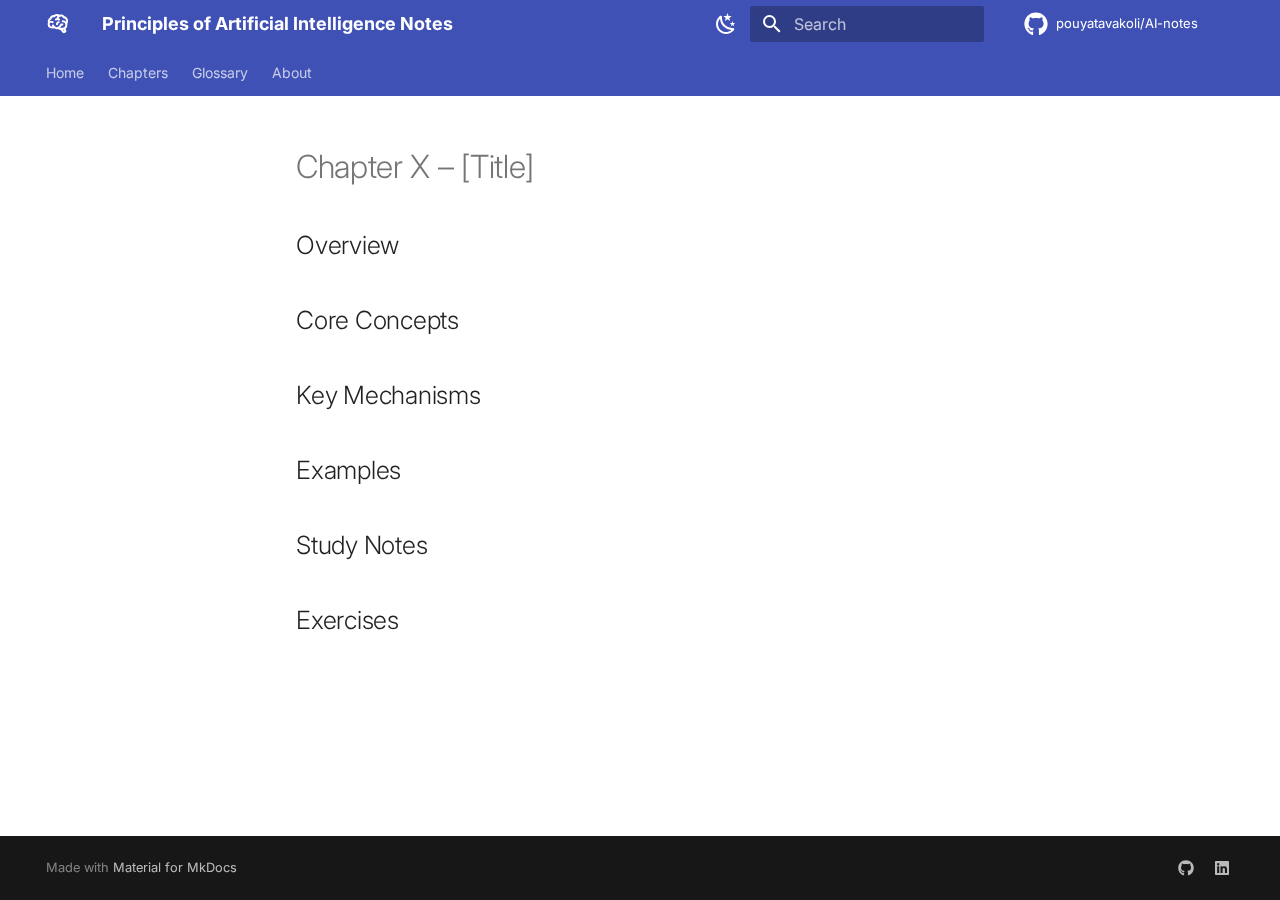
<file: chapters/_template/index.html>
<!doctype html>
<html lang="en" class="no-js">
  <head>
    
      <meta charset="utf-8">
      <meta name="viewport" content="width=device-width,initial-scale=1">
      
        <meta name="description" content="Study notes based on Nils J. Nilsson">
      
      
        <meta name="author" content="Pouya">
      
      
      
      
      
      <link rel="icon" href="../../assets/images/favicon.png">
      <meta name="generator" content="mkdocs-1.6.1, mkdocs-material-9.6.22">
    
    
      
        <title>Chapter X – [Title] - Principles of Artificial Intelligence Notes</title>
      
    
    
      <link rel="stylesheet" href="../../assets/stylesheets/main.84d31ad4.min.css">
      
        
        <link rel="stylesheet" href="../../assets/stylesheets/palette.06af60db.min.css">
      
      


    
    
      
    
    
      
        
        
        <link rel="preconnect" href="https://fonts.gstatic.com" crossorigin>
        <link rel="stylesheet" href="https://fonts.googleapis.com/css?family=Inter:300,300i,400,400i,700,700i%7CFira+Code:400,400i,700,700i&display=fallback">
        <style>:root{--md-text-font:"Inter";--md-code-font:"Fira Code"}</style>
      
    
    
    <script>__md_scope=new URL("../..",location),__md_hash=e=>[...e].reduce(((e,_)=>(e<<5)-e+_.charCodeAt(0)),0),__md_get=(e,_=localStorage,t=__md_scope)=>JSON.parse(_.getItem(t.pathname+"."+e)),__md_set=(e,_,t=localStorage,a=__md_scope)=>{try{t.setItem(a.pathname+"."+e,JSON.stringify(_))}catch(e){}}</script>
    
      
  


  
  

<script id="__analytics">function __md_analytics(){function e(){dataLayer.push(arguments)}window.dataLayer=window.dataLayer||[],e("js",new Date),e("config","G-XXXXXXX"),document.addEventListener("DOMContentLoaded",(function(){document.forms.search&&document.forms.search.query.addEventListener("blur",(function(){this.value&&e("event","search",{search_term:this.value})}));document$.subscribe((function(){var t=document.forms.feedback;if(void 0!==t)for(var a of t.querySelectorAll("[type=submit]"))a.addEventListener("click",(function(a){a.preventDefault();var n=document.location.pathname,d=this.getAttribute("data-md-value");e("event","feedback",{page:n,data:d}),t.firstElementChild.disabled=!0;var r=t.querySelector(".md-feedback__note [data-md-value='"+d+"']");r&&(r.hidden=!1)})),t.hidden=!1})),location$.subscribe((function(t){e("config","G-XXXXXXX",{page_path:t.pathname})}))}));var t=document.createElement("script");t.async=!0,t.src="https://www.googletagmanager.com/gtag/js?id=G-XXXXXXX",document.getElementById("__analytics").insertAdjacentElement("afterEnd",t)}</script>
  
    <script>"undefined"!=typeof __md_analytics&&__md_analytics()</script>
  

    
    
    
  </head>
  
  
    
    
      
    
    
    
    
    <body dir="ltr" data-md-color-scheme="default" data-md-color-primary="indigo" data-md-color-accent="deep-purple">
  
    
    <input class="md-toggle" data-md-toggle="drawer" type="checkbox" id="__drawer" autocomplete="off">
    <input class="md-toggle" data-md-toggle="search" type="checkbox" id="__search" autocomplete="off">
    <label class="md-overlay" for="__drawer"></label>
    <div data-md-component="skip">
      
        
        <a href="#chapter-x-title" class="md-skip">
          Skip to content
        </a>
      
    </div>
    <div data-md-component="announce">
      
    </div>
    
    
      

<header class="md-header" data-md-component="header">
  <nav class="md-header__inner md-grid" aria-label="Header">
    <a href="../.." title="Principles of Artificial Intelligence Notes" class="md-header__button md-logo" aria-label="Principles of Artificial Intelligence Notes" data-md-component="logo">
      
  
  <svg xmlns="http://www.w3.org/2000/svg" viewBox="0 0 24 24"><path d="M21.33 12.91c.09 1.55-.62 3.04-1.89 3.95l.77 1.49c.23.45.26.98.06 1.45-.19.47-.58.84-1.06 1l-.79.25a1.687 1.687 0 0 1-1.86-.55L14.44 18c-.89-.15-1.73-.53-2.44-1.1-.5.15-1 .23-1.5.23-.88 0-1.76-.27-2.5-.79-.53.16-1.07.23-1.62.22-.79.01-1.57-.15-2.3-.45a4.1 4.1 0 0 1-2.43-3.61c-.08-.72.04-1.45.35-2.11-.29-.75-.32-1.57-.07-2.33C2.3 7.11 3 6.32 3.87 5.82c.58-1.69 2.21-2.82 4-2.7 1.6-1.5 4.05-1.66 5.83-.37.42-.11.86-.17 1.3-.17 1.36-.03 2.65.57 3.5 1.64 2.04.53 3.5 2.35 3.58 4.47.05 1.11-.25 2.2-.86 3.13.07.36.11.72.11 1.09m-5-1.41c.57.07 1.02.5 1.02 1.07a1 1 0 0 1-1 1h-.63c-.32.9-.88 1.69-1.62 2.29.25.09.51.14.77.21 5.13-.07 4.53-3.2 4.53-3.25a2.59 2.59 0 0 0-2.69-2.49 1 1 0 0 1-1-1 1 1 0 0 1 1-1c1.23.03 2.41.49 3.33 1.3.05-.29.08-.59.08-.89-.06-1.24-.62-2.32-2.87-2.53-1.25-2.96-4.4-1.32-4.4-.4-.03.23.21.72.25.75a1 1 0 0 1 1 1c0 .55-.45 1-1 1-.53-.02-1.03-.22-1.43-.56-.48.31-1.03.5-1.6.56-.57.05-1.04-.35-1.07-.9a.97.97 0 0 1 .88-1.1c.16-.02.94-.14.94-.77 0-.66.25-1.29.68-1.79-.92-.25-1.91.08-2.91 1.29C6.75 5 6 5.25 5.45 7.2 4.5 7.67 4 8 3.78 9c1.08-.22 2.19-.13 3.22.25.5.19.78.75.59 1.29-.19.52-.77.78-1.29.59-.73-.32-1.55-.34-2.3-.06-.32.27-.32.83-.32 1.27 0 .74.37 1.43 1 1.83.53.27 1.12.41 1.71.4q-.225-.39-.39-.81a1.038 1.038 0 0 1 1.96-.68c.4 1.14 1.42 1.92 2.62 2.05 1.37-.07 2.59-.88 3.19-2.13.23-1.38 1.34-1.5 2.56-1.5m2 7.47-.62-1.3-.71.16 1 1.25zm-4.65-8.61a1 1 0 0 0-.91-1.03c-.71-.04-1.4.2-1.93.67-.57.58-.87 1.38-.84 2.19a1 1 0 0 0 1 1c.57 0 1-.45 1-1 0-.27.07-.54.23-.76.12-.1.27-.15.43-.15.55.03 1.02-.38 1.02-.92"/></svg>

    </a>
    <label class="md-header__button md-icon" for="__drawer">
      
      <svg xmlns="http://www.w3.org/2000/svg" viewBox="0 0 24 24"><path d="M3 6h18v2H3zm0 5h18v2H3zm0 5h18v2H3z"/></svg>
    </label>
    <div class="md-header__title" data-md-component="header-title">
      <div class="md-header__ellipsis">
        <div class="md-header__topic">
          <span class="md-ellipsis">
            Principles of Artificial Intelligence Notes
          </span>
        </div>
        <div class="md-header__topic" data-md-component="header-topic">
          <span class="md-ellipsis">
            
              Chapter X – [Title]
            
          </span>
        </div>
      </div>
    </div>
    
      
        <form class="md-header__option" data-md-component="palette">
  
    
    
    
    <input class="md-option" data-md-color-media="" data-md-color-scheme="default" data-md-color-primary="indigo" data-md-color-accent="deep-purple"  aria-label="Switch to dark mode"  type="radio" name="__palette" id="__palette_0">
    
      <label class="md-header__button md-icon" title="Switch to dark mode" for="__palette_1" hidden>
        <svg xmlns="http://www.w3.org/2000/svg" viewBox="0 0 24 24"><path d="m17.75 4.09-2.53 1.94.91 3.06-2.63-1.81-2.63 1.81.91-3.06-2.53-1.94L12.44 4l1.06-3 1.06 3zm3.5 6.91-1.64 1.25.59 1.98-1.7-1.17-1.7 1.17.59-1.98L15.75 11l2.06-.05L18.5 9l.69 1.95zm-2.28 4.95c.83-.08 1.72 1.1 1.19 1.85-.32.45-.66.87-1.08 1.27C15.17 23 8.84 23 4.94 19.07c-3.91-3.9-3.91-10.24 0-14.14.4-.4.82-.76 1.27-1.08.75-.53 1.93.36 1.85 1.19-.27 2.86.69 5.83 2.89 8.02a9.96 9.96 0 0 0 8.02 2.89m-1.64 2.02a12.08 12.08 0 0 1-7.8-3.47c-2.17-2.19-3.33-5-3.49-7.82-2.81 3.14-2.7 7.96.31 10.98 3.02 3.01 7.84 3.12 10.98.31"/></svg>
      </label>
    
  
    
    
    
    <input class="md-option" data-md-color-media="" data-md-color-scheme="slate" data-md-color-primary="indigo" data-md-color-accent="lime"  aria-label="Switch to light mode"  type="radio" name="__palette" id="__palette_1">
    
      <label class="md-header__button md-icon" title="Switch to light mode" for="__palette_0" hidden>
        <svg xmlns="http://www.w3.org/2000/svg" viewBox="0 0 24 24"><path d="M12 7a5 5 0 0 1 5 5 5 5 0 0 1-5 5 5 5 0 0 1-5-5 5 5 0 0 1 5-5m0 2a3 3 0 0 0-3 3 3 3 0 0 0 3 3 3 3 0 0 0 3-3 3 3 0 0 0-3-3m0-7 2.39 3.42C13.65 5.15 12.84 5 12 5s-1.65.15-2.39.42zM3.34 7l4.16-.35A7.2 7.2 0 0 0 5.94 8.5c-.44.74-.69 1.5-.83 2.29zm.02 10 1.76-3.77a7.131 7.131 0 0 0 2.38 4.14zM20.65 7l-1.77 3.79a7.02 7.02 0 0 0-2.38-4.15zm-.01 10-4.14.36c.59-.51 1.12-1.14 1.54-1.86.42-.73.69-1.5.83-2.29zM12 22l-2.41-3.44c.74.27 1.55.44 2.41.44.82 0 1.63-.17 2.37-.44z"/></svg>
      </label>
    
  
</form>
      
    
    
      <script>var palette=__md_get("__palette");if(palette&&palette.color){if("(prefers-color-scheme)"===palette.color.media){var media=matchMedia("(prefers-color-scheme: light)"),input=document.querySelector(media.matches?"[data-md-color-media='(prefers-color-scheme: light)']":"[data-md-color-media='(prefers-color-scheme: dark)']");palette.color.media=input.getAttribute("data-md-color-media"),palette.color.scheme=input.getAttribute("data-md-color-scheme"),palette.color.primary=input.getAttribute("data-md-color-primary"),palette.color.accent=input.getAttribute("data-md-color-accent")}for(var[key,value]of Object.entries(palette.color))document.body.setAttribute("data-md-color-"+key,value)}</script>
    
    
    
      
      
        <label class="md-header__button md-icon" for="__search">
          
          <svg xmlns="http://www.w3.org/2000/svg" viewBox="0 0 24 24"><path d="M9.5 3A6.5 6.5 0 0 1 16 9.5c0 1.61-.59 3.09-1.56 4.23l.27.27h.79l5 5-1.5 1.5-5-5v-.79l-.27-.27A6.52 6.52 0 0 1 9.5 16 6.5 6.5 0 0 1 3 9.5 6.5 6.5 0 0 1 9.5 3m0 2C7 5 5 7 5 9.5S7 14 9.5 14 14 12 14 9.5 12 5 9.5 5"/></svg>
        </label>
        <div class="md-search" data-md-component="search" role="dialog">
  <label class="md-search__overlay" for="__search"></label>
  <div class="md-search__inner" role="search">
    <form class="md-search__form" name="search">
      <input type="text" class="md-search__input" name="query" aria-label="Search" placeholder="Search" autocapitalize="off" autocorrect="off" autocomplete="off" spellcheck="false" data-md-component="search-query" required>
      <label class="md-search__icon md-icon" for="__search">
        
        <svg xmlns="http://www.w3.org/2000/svg" viewBox="0 0 24 24"><path d="M9.5 3A6.5 6.5 0 0 1 16 9.5c0 1.61-.59 3.09-1.56 4.23l.27.27h.79l5 5-1.5 1.5-5-5v-.79l-.27-.27A6.52 6.52 0 0 1 9.5 16 6.5 6.5 0 0 1 3 9.5 6.5 6.5 0 0 1 9.5 3m0 2C7 5 5 7 5 9.5S7 14 9.5 14 14 12 14 9.5 12 5 9.5 5"/></svg>
        
        <svg xmlns="http://www.w3.org/2000/svg" viewBox="0 0 24 24"><path d="M20 11v2H8l5.5 5.5-1.42 1.42L4.16 12l7.92-7.92L13.5 5.5 8 11z"/></svg>
      </label>
      <nav class="md-search__options" aria-label="Search">
        
        <button type="reset" class="md-search__icon md-icon" title="Clear" aria-label="Clear" tabindex="-1">
          
          <svg xmlns="http://www.w3.org/2000/svg" viewBox="0 0 24 24"><path d="M19 6.41 17.59 5 12 10.59 6.41 5 5 6.41 10.59 12 5 17.59 6.41 19 12 13.41 17.59 19 19 17.59 13.41 12z"/></svg>
        </button>
      </nav>
      
        <div class="md-search__suggest" data-md-component="search-suggest"></div>
      
    </form>
    <div class="md-search__output">
      <div class="md-search__scrollwrap" tabindex="0" data-md-scrollfix>
        <div class="md-search-result" data-md-component="search-result">
          <div class="md-search-result__meta">
            Initializing search
          </div>
          <ol class="md-search-result__list" role="presentation"></ol>
        </div>
      </div>
    </div>
  </div>
</div>
      
    
    
      <div class="md-header__source">
        <a href="https://github.com/pouyatavakoli/AI-notes" title="Go to repository" class="md-source" data-md-component="source">
  <div class="md-source__icon md-icon">
    
    <svg xmlns="http://www.w3.org/2000/svg" viewBox="0 0 512 512"><!--! Font Awesome Free 7.1.0 by @fontawesome - https://fontawesome.com License - https://fontawesome.com/license/free (Icons: CC BY 4.0, Fonts: SIL OFL 1.1, Code: MIT License) Copyright 2025 Fonticons, Inc.--><path d="M173.9 397.4c0 2-2.3 3.6-5.2 3.6-3.3.3-5.6-1.3-5.6-3.6 0-2 2.3-3.6 5.2-3.6 3-.3 5.6 1.3 5.6 3.6m-31.1-4.5c-.7 2 1.3 4.3 4.3 4.9 2.6 1 5.6 0 6.2-2s-1.3-4.3-4.3-5.2c-2.6-.7-5.5.3-6.2 2.3m44.2-1.7c-2.9.7-4.9 2.6-4.6 4.9.3 2 2.9 3.3 5.9 2.6 2.9-.7 4.9-2.6 4.6-4.6-.3-1.9-3-3.2-5.9-2.9M252.8 8C114.1 8 8 113.3 8 252c0 110.9 69.8 205.8 169.5 239.2 12.8 2.3 17.3-5.6 17.3-12.1 0-6.2-.3-40.4-.3-61.4 0 0-70 15-84.7-29.8 0 0-11.4-29.1-27.8-36.6 0 0-22.9-15.7 1.6-15.4 0 0 24.9 2 38.6 25.8 21.9 38.6 58.6 27.5 72.9 20.9 2.3-16 8.8-27.1 16-33.7-55.9-6.2-112.3-14.3-112.3-110.5 0-27.5 7.6-41.3 23.6-58.9-2.6-6.5-11.1-33.3 2.6-67.9 20.9-6.5 69 27 69 27 20-5.6 41.5-8.5 62.8-8.5s42.8 2.9 62.8 8.5c0 0 48.1-33.6 69-27 13.7 34.7 5.2 61.4 2.6 67.9 16 17.7 25.8 31.5 25.8 58.9 0 96.5-58.9 104.2-114.8 110.5 9.2 7.9 17 22.9 17 46.4 0 33.7-.3 75.4-.3 83.6 0 6.5 4.6 14.4 17.3 12.1C436.2 457.8 504 362.9 504 252 504 113.3 391.5 8 252.8 8M105.2 352.9c-1.3 1-1 3.3.7 5.2 1.6 1.6 3.9 2.3 5.2 1 1.3-1 1-3.3-.7-5.2-1.6-1.6-3.9-2.3-5.2-1m-10.8-8.1c-.7 1.3.3 2.9 2.3 3.9 1.6 1 3.6.7 4.3-.7.7-1.3-.3-2.9-2.3-3.9-2-.6-3.6-.3-4.3.7m32.4 35.6c-1.6 1.3-1 4.3 1.3 6.2 2.3 2.3 5.2 2.6 6.5 1 1.3-1.3.7-4.3-1.3-6.2-2.2-2.3-5.2-2.6-6.5-1m-11.4-14.7c-1.6 1-1.6 3.6 0 5.9s4.3 3.3 5.6 2.3c1.6-1.3 1.6-3.9 0-6.2-1.4-2.3-4-3.3-5.6-2"/></svg>
  </div>
  <div class="md-source__repository">
    pouyatavakoli/AI-notes
  </div>
</a>
      </div>
    
  </nav>
  
</header>
    
    <div class="md-container" data-md-component="container">
      
      
        
          
            
<nav class="md-tabs" aria-label="Tabs" data-md-component="tabs">
  <div class="md-grid">
    <ul class="md-tabs__list">
      
        
  
  
  
  
    <li class="md-tabs__item">
      <a href="../.." class="md-tabs__link">
        
  
  
    
  
  Home

      </a>
    </li>
  

      
        
  
  
  
  
    
    
      <li class="md-tabs__item">
        <a href="../chapter1-production-systems/" class="md-tabs__link">
          
  
  
  Chapters

        </a>
      </li>
    
  

      
        
  
  
  
  
    <li class="md-tabs__item">
      <a href="../../summaries/glossary.md" class="md-tabs__link">
        
  
  
    
  
  Glossary

      </a>
    </li>
  

      
        
  
  
  
  
    <li class="md-tabs__item">
      <a href="../../about/" class="md-tabs__link">
        
  
  
    
  
  About

      </a>
    </li>
  

      
    </ul>
  </div>
</nav>
          
        
      
      <main class="md-main" data-md-component="main">
        <div class="md-main__inner md-grid">
          
            
              
              <div class="md-sidebar md-sidebar--primary" data-md-component="sidebar" data-md-type="navigation" >
                <div class="md-sidebar__scrollwrap">
                  <div class="md-sidebar__inner">
                    


  


  

<nav class="md-nav md-nav--primary md-nav--lifted md-nav--integrated" aria-label="Navigation" data-md-level="0">
  <label class="md-nav__title" for="__drawer">
    <a href="../.." title="Principles of Artificial Intelligence Notes" class="md-nav__button md-logo" aria-label="Principles of Artificial Intelligence Notes" data-md-component="logo">
      
  
  <svg xmlns="http://www.w3.org/2000/svg" viewBox="0 0 24 24"><path d="M21.33 12.91c.09 1.55-.62 3.04-1.89 3.95l.77 1.49c.23.45.26.98.06 1.45-.19.47-.58.84-1.06 1l-.79.25a1.687 1.687 0 0 1-1.86-.55L14.44 18c-.89-.15-1.73-.53-2.44-1.1-.5.15-1 .23-1.5.23-.88 0-1.76-.27-2.5-.79-.53.16-1.07.23-1.62.22-.79.01-1.57-.15-2.3-.45a4.1 4.1 0 0 1-2.43-3.61c-.08-.72.04-1.45.35-2.11-.29-.75-.32-1.57-.07-2.33C2.3 7.11 3 6.32 3.87 5.82c.58-1.69 2.21-2.82 4-2.7 1.6-1.5 4.05-1.66 5.83-.37.42-.11.86-.17 1.3-.17 1.36-.03 2.65.57 3.5 1.64 2.04.53 3.5 2.35 3.58 4.47.05 1.11-.25 2.2-.86 3.13.07.36.11.72.11 1.09m-5-1.41c.57.07 1.02.5 1.02 1.07a1 1 0 0 1-1 1h-.63c-.32.9-.88 1.69-1.62 2.29.25.09.51.14.77.21 5.13-.07 4.53-3.2 4.53-3.25a2.59 2.59 0 0 0-2.69-2.49 1 1 0 0 1-1-1 1 1 0 0 1 1-1c1.23.03 2.41.49 3.33 1.3.05-.29.08-.59.08-.89-.06-1.24-.62-2.32-2.87-2.53-1.25-2.96-4.4-1.32-4.4-.4-.03.23.21.72.25.75a1 1 0 0 1 1 1c0 .55-.45 1-1 1-.53-.02-1.03-.22-1.43-.56-.48.31-1.03.5-1.6.56-.57.05-1.04-.35-1.07-.9a.97.97 0 0 1 .88-1.1c.16-.02.94-.14.94-.77 0-.66.25-1.29.68-1.79-.92-.25-1.91.08-2.91 1.29C6.75 5 6 5.25 5.45 7.2 4.5 7.67 4 8 3.78 9c1.08-.22 2.19-.13 3.22.25.5.19.78.75.59 1.29-.19.52-.77.78-1.29.59-.73-.32-1.55-.34-2.3-.06-.32.27-.32.83-.32 1.27 0 .74.37 1.43 1 1.83.53.27 1.12.41 1.71.4q-.225-.39-.39-.81a1.038 1.038 0 0 1 1.96-.68c.4 1.14 1.42 1.92 2.62 2.05 1.37-.07 2.59-.88 3.19-2.13.23-1.38 1.34-1.5 2.56-1.5m2 7.47-.62-1.3-.71.16 1 1.25zm-4.65-8.61a1 1 0 0 0-.91-1.03c-.71-.04-1.4.2-1.93.67-.57.58-.87 1.38-.84 2.19a1 1 0 0 0 1 1c.57 0 1-.45 1-1 0-.27.07-.54.23-.76.12-.1.27-.15.43-.15.55.03 1.02-.38 1.02-.92"/></svg>

    </a>
    Principles of Artificial Intelligence Notes
  </label>
  
    <div class="md-nav__source">
      <a href="https://github.com/pouyatavakoli/AI-notes" title="Go to repository" class="md-source" data-md-component="source">
  <div class="md-source__icon md-icon">
    
    <svg xmlns="http://www.w3.org/2000/svg" viewBox="0 0 512 512"><!--! Font Awesome Free 7.1.0 by @fontawesome - https://fontawesome.com License - https://fontawesome.com/license/free (Icons: CC BY 4.0, Fonts: SIL OFL 1.1, Code: MIT License) Copyright 2025 Fonticons, Inc.--><path d="M173.9 397.4c0 2-2.3 3.6-5.2 3.6-3.3.3-5.6-1.3-5.6-3.6 0-2 2.3-3.6 5.2-3.6 3-.3 5.6 1.3 5.6 3.6m-31.1-4.5c-.7 2 1.3 4.3 4.3 4.9 2.6 1 5.6 0 6.2-2s-1.3-4.3-4.3-5.2c-2.6-.7-5.5.3-6.2 2.3m44.2-1.7c-2.9.7-4.9 2.6-4.6 4.9.3 2 2.9 3.3 5.9 2.6 2.9-.7 4.9-2.6 4.6-4.6-.3-1.9-3-3.2-5.9-2.9M252.8 8C114.1 8 8 113.3 8 252c0 110.9 69.8 205.8 169.5 239.2 12.8 2.3 17.3-5.6 17.3-12.1 0-6.2-.3-40.4-.3-61.4 0 0-70 15-84.7-29.8 0 0-11.4-29.1-27.8-36.6 0 0-22.9-15.7 1.6-15.4 0 0 24.9 2 38.6 25.8 21.9 38.6 58.6 27.5 72.9 20.9 2.3-16 8.8-27.1 16-33.7-55.9-6.2-112.3-14.3-112.3-110.5 0-27.5 7.6-41.3 23.6-58.9-2.6-6.5-11.1-33.3 2.6-67.9 20.9-6.5 69 27 69 27 20-5.6 41.5-8.5 62.8-8.5s42.8 2.9 62.8 8.5c0 0 48.1-33.6 69-27 13.7 34.7 5.2 61.4 2.6 67.9 16 17.7 25.8 31.5 25.8 58.9 0 96.5-58.9 104.2-114.8 110.5 9.2 7.9 17 22.9 17 46.4 0 33.7-.3 75.4-.3 83.6 0 6.5 4.6 14.4 17.3 12.1C436.2 457.8 504 362.9 504 252 504 113.3 391.5 8 252.8 8M105.2 352.9c-1.3 1-1 3.3.7 5.2 1.6 1.6 3.9 2.3 5.2 1 1.3-1 1-3.3-.7-5.2-1.6-1.6-3.9-2.3-5.2-1m-10.8-8.1c-.7 1.3.3 2.9 2.3 3.9 1.6 1 3.6.7 4.3-.7.7-1.3-.3-2.9-2.3-3.9-2-.6-3.6-.3-4.3.7m32.4 35.6c-1.6 1.3-1 4.3 1.3 6.2 2.3 2.3 5.2 2.6 6.5 1 1.3-1.3.7-4.3-1.3-6.2-2.2-2.3-5.2-2.6-6.5-1m-11.4-14.7c-1.6 1-1.6 3.6 0 5.9s4.3 3.3 5.6 2.3c1.6-1.3 1.6-3.9 0-6.2-1.4-2.3-4-3.3-5.6-2"/></svg>
  </div>
  <div class="md-source__repository">
    pouyatavakoli/AI-notes
  </div>
</a>
    </div>
  
  <ul class="md-nav__list" data-md-scrollfix>
    
      
      
  
  
  
  
    <li class="md-nav__item">
      <a href="../.." class="md-nav__link">
        
  
  
  <span class="md-ellipsis">
    Home
    
  </span>
  

      </a>
    </li>
  

    
      
      
  
  
  
  
    
    
    
    
      
      
        
      
    
    
    <li class="md-nav__item md-nav__item--nested">
      
        
        
          
        
        <input class="md-nav__toggle md-toggle md-toggle--indeterminate" type="checkbox" id="__nav_2" >
        
          
          <label class="md-nav__link" for="__nav_2" id="__nav_2_label" tabindex="0">
            
  
  
  <span class="md-ellipsis">
    Chapters
    
  </span>
  

            <span class="md-nav__icon md-icon"></span>
          </label>
        
        <nav class="md-nav" data-md-level="1" aria-labelledby="__nav_2_label" aria-expanded="false">
          <label class="md-nav__title" for="__nav_2">
            <span class="md-nav__icon md-icon"></span>
            Chapters
          </label>
          <ul class="md-nav__list" data-md-scrollfix>
            
              
                
  
  
  
  
    <li class="md-nav__item">
      <a href="../chapter1-production-systems/" class="md-nav__link">
        
  
  
  <span class="md-ellipsis">
    Chapter 1 - Production Systems
    
  </span>
  

      </a>
    </li>
  

              
            
              
                
  
  
  
  
    <li class="md-nav__item">
      <a href="../chapter2-search-and-control-strategies/" class="md-nav__link">
        
  
  
  <span class="md-ellipsis">
    Chapter 2 - Search and Control Strategies
    
  </span>
  

      </a>
    </li>
  

              
            
          </ul>
        </nav>
      
    </li>
  

    
      
      
  
  
  
  
    <li class="md-nav__item">
      <a href="../../summaries/glossary.md" class="md-nav__link">
        
  
  
  <span class="md-ellipsis">
    Glossary
    
  </span>
  

      </a>
    </li>
  

    
      
      
  
  
  
  
    <li class="md-nav__item">
      <a href="../../about/" class="md-nav__link">
        
  
  
  <span class="md-ellipsis">
    About
    
  </span>
  

      </a>
    </li>
  

    
  </ul>
</nav>
                  </div>
                </div>
              </div>
            
            
          
          
            <div class="md-content" data-md-component="content">
              <article class="md-content__inner md-typeset">
                
                  


  
  


<h1 id="chapter-x-title">Chapter X – [Title]<a class="headerlink" href="#chapter-x-title" title="Permanent link">&para;</a></h1>
<h2 id="overview">Overview<a class="headerlink" href="#overview" title="Permanent link">&para;</a></h2>
<h2 id="core-concepts">Core Concepts<a class="headerlink" href="#core-concepts" title="Permanent link">&para;</a></h2>
<h2 id="key-mechanisms">Key Mechanisms<a class="headerlink" href="#key-mechanisms" title="Permanent link">&para;</a></h2>
<h2 id="examples">Examples<a class="headerlink" href="#examples" title="Permanent link">&para;</a></h2>
<h2 id="study-notes">Study Notes<a class="headerlink" href="#study-notes" title="Permanent link">&para;</a></h2>
<h2 id="exercises">Exercises<a class="headerlink" href="#exercises" title="Permanent link">&para;</a></h2>









  




                
              </article>
            </div>
          
          
  <script>var tabs=__md_get("__tabs");if(Array.isArray(tabs))e:for(var set of document.querySelectorAll(".tabbed-set")){var labels=set.querySelector(".tabbed-labels");for(var tab of tabs)for(var label of labels.getElementsByTagName("label"))if(label.innerText.trim()===tab){var input=document.getElementById(label.htmlFor);input.checked=!0;continue e}}</script>

<script>var target=document.getElementById(location.hash.slice(1));target&&target.name&&(target.checked=target.name.startsWith("__tabbed_"))</script>
        </div>
        
          <button type="button" class="md-top md-icon" data-md-component="top" hidden>
  
  <svg xmlns="http://www.w3.org/2000/svg" viewBox="0 0 24 24"><path d="M13 20h-2V8l-5.5 5.5-1.42-1.42L12 4.16l7.92 7.92-1.42 1.42L13 8z"/></svg>
  Back to top
</button>
        
      </main>
      
        <footer class="md-footer">
  
  <div class="md-footer-meta md-typeset">
    <div class="md-footer-meta__inner md-grid">
      <div class="md-copyright">
  
  
    Made with
    <a href="https://squidfunk.github.io/mkdocs-material/" target="_blank" rel="noopener">
      Material for MkDocs
    </a>
  
</div>
      
        
<div class="md-social">
  
    
    
    
    
    <a href="https://github.com/pouyatavakoli" target="_blank" rel="noopener" title="GitHub" class="md-social__link">
      <svg xmlns="http://www.w3.org/2000/svg" viewBox="0 0 512 512"><!--! Font Awesome Free 7.1.0 by @fontawesome - https://fontawesome.com License - https://fontawesome.com/license/free (Icons: CC BY 4.0, Fonts: SIL OFL 1.1, Code: MIT License) Copyright 2025 Fonticons, Inc.--><path d="M173.9 397.4c0 2-2.3 3.6-5.2 3.6-3.3.3-5.6-1.3-5.6-3.6 0-2 2.3-3.6 5.2-3.6 3-.3 5.6 1.3 5.6 3.6m-31.1-4.5c-.7 2 1.3 4.3 4.3 4.9 2.6 1 5.6 0 6.2-2s-1.3-4.3-4.3-5.2c-2.6-.7-5.5.3-6.2 2.3m44.2-1.7c-2.9.7-4.9 2.6-4.6 4.9.3 2 2.9 3.3 5.9 2.6 2.9-.7 4.9-2.6 4.6-4.6-.3-1.9-3-3.2-5.9-2.9M252.8 8C114.1 8 8 113.3 8 252c0 110.9 69.8 205.8 169.5 239.2 12.8 2.3 17.3-5.6 17.3-12.1 0-6.2-.3-40.4-.3-61.4 0 0-70 15-84.7-29.8 0 0-11.4-29.1-27.8-36.6 0 0-22.9-15.7 1.6-15.4 0 0 24.9 2 38.6 25.8 21.9 38.6 58.6 27.5 72.9 20.9 2.3-16 8.8-27.1 16-33.7-55.9-6.2-112.3-14.3-112.3-110.5 0-27.5 7.6-41.3 23.6-58.9-2.6-6.5-11.1-33.3 2.6-67.9 20.9-6.5 69 27 69 27 20-5.6 41.5-8.5 62.8-8.5s42.8 2.9 62.8 8.5c0 0 48.1-33.6 69-27 13.7 34.7 5.2 61.4 2.6 67.9 16 17.7 25.8 31.5 25.8 58.9 0 96.5-58.9 104.2-114.8 110.5 9.2 7.9 17 22.9 17 46.4 0 33.7-.3 75.4-.3 83.6 0 6.5 4.6 14.4 17.3 12.1C436.2 457.8 504 362.9 504 252 504 113.3 391.5 8 252.8 8M105.2 352.9c-1.3 1-1 3.3.7 5.2 1.6 1.6 3.9 2.3 5.2 1 1.3-1 1-3.3-.7-5.2-1.6-1.6-3.9-2.3-5.2-1m-10.8-8.1c-.7 1.3.3 2.9 2.3 3.9 1.6 1 3.6.7 4.3-.7.7-1.3-.3-2.9-2.3-3.9-2-.6-3.6-.3-4.3.7m32.4 35.6c-1.6 1.3-1 4.3 1.3 6.2 2.3 2.3 5.2 2.6 6.5 1 1.3-1.3.7-4.3-1.3-6.2-2.2-2.3-5.2-2.6-6.5-1m-11.4-14.7c-1.6 1-1.6 3.6 0 5.9s4.3 3.3 5.6 2.3c1.6-1.3 1.6-3.9 0-6.2-1.4-2.3-4-3.3-5.6-2"/></svg>
    </a>
  
    
    
    
    
    <a href="www.linkedin.com/in/pouya-t/" target="_blank" rel="noopener" title="LinkedIn" class="md-social__link">
      <svg xmlns="http://www.w3.org/2000/svg" viewBox="0 0 448 512"><!--! Font Awesome Free 7.1.0 by @fontawesome - https://fontawesome.com License - https://fontawesome.com/license/free (Icons: CC BY 4.0, Fonts: SIL OFL 1.1, Code: MIT License) Copyright 2025 Fonticons, Inc.--><path d="M416 32H31.9C14.3 32 0 46.5 0 64.3v383.4C0 465.5 14.3 480 31.9 480H416c17.6 0 32-14.5 32-32.3V64.3c0-17.8-14.4-32.3-32-32.3M135.4 416H69V202.2h66.5V416zM102.2 96a38.5 38.5 0 1 1 0 77 38.5 38.5 0 1 1 0-77m282.1 320h-66.4V312c0-24.8-.5-56.7-34.5-56.7-34.6 0-39.9 27-39.9 54.9V416h-66.4V202.2h63.7v29.2h.9c8.9-16.8 30.6-34.5 62.9-34.5 67.2 0 79.7 44.3 79.7 101.9z"/></svg>
    </a>
  
</div>
      
    </div>
  </div>
</footer>
      
    </div>
    <div class="md-dialog" data-md-component="dialog">
      <div class="md-dialog__inner md-typeset"></div>
    </div>
    
    
    
      
      <script id="__config" type="application/json">{"base": "../..", "features": ["navigation.instant", "navigation.tabs", "navigation.sections", "navigation.expand", "toc.integrate", "content.code.copy", "content.tabs.link", "content.tooltips", "search.suggest", "search.highlight", "header.autohide", "navigation.top"], "search": "../../assets/javascripts/workers/search.973d3a69.min.js", "tags": null, "translations": {"clipboard.copied": "Copied to clipboard", "clipboard.copy": "Copy to clipboard", "search.result.more.one": "1 more on this page", "search.result.more.other": "# more on this page", "search.result.none": "No matching documents", "search.result.one": "1 matching document", "search.result.other": "# matching documents", "search.result.placeholder": "Type to start searching", "search.result.term.missing": "Missing", "select.version": "Select version"}, "version": null}</script>
    
    
      <script src="../../assets/javascripts/bundle.f55a23d4.min.js"></script>
      
    
  </body>
</html>
</file>
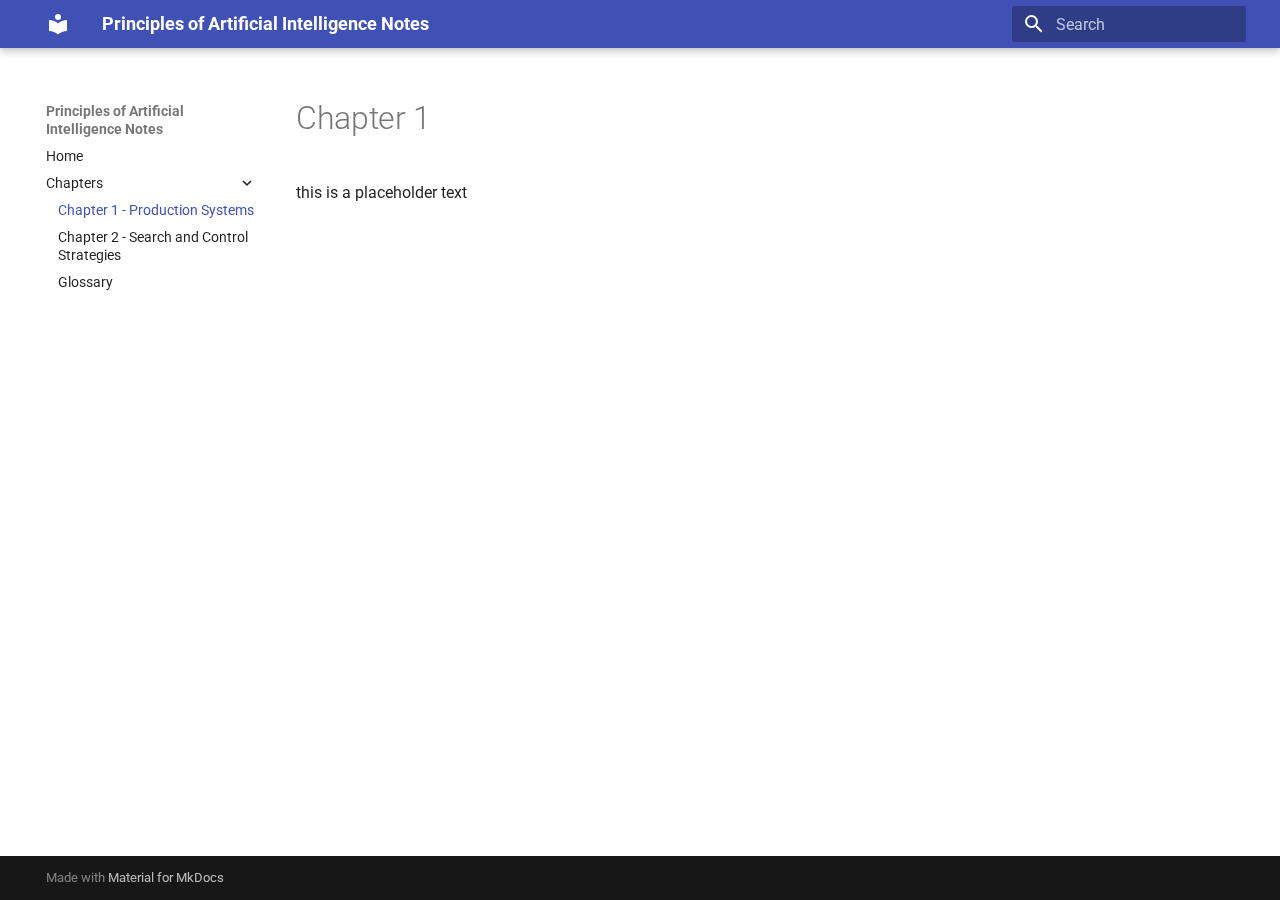
<file: chapters/chapter1-production-systems/index.html>
<!doctype html>
<html lang="en" class="no-js">
  <head>
    
      <meta charset="utf-8">
      <meta name="viewport" content="width=device-width,initial-scale=1">
      
        <meta name="description" content="Study notes based on Nils J. Nilsson">
      
      
        <meta name="author" content="Pouya">
      
      
      
        <link rel="prev" href="../..">
      
      
        <link rel="next" href="../chapter2-search-and-control-strategies/">
      
      
      <link rel="icon" href="../../assets/images/favicon.png">
      <meta name="generator" content="mkdocs-1.6.1, mkdocs-material-9.6.22">
    
    
      
        <title>Chapter 1 - Production Systems - Principles of Artificial Intelligence Notes</title>
      
    
    
      <link rel="stylesheet" href="../../assets/stylesheets/main.84d31ad4.min.css">
      
      


    
    
      
    
    
      
        
        
        <link rel="preconnect" href="https://fonts.gstatic.com" crossorigin>
        <link rel="stylesheet" href="https://fonts.googleapis.com/css?family=Roboto:300,300i,400,400i,700,700i%7CRoboto+Mono:400,400i,700,700i&display=fallback">
        <style>:root{--md-text-font:"Roboto";--md-code-font:"Roboto Mono"}</style>
      
    
    
    <script>__md_scope=new URL("../..",location),__md_hash=e=>[...e].reduce(((e,_)=>(e<<5)-e+_.charCodeAt(0)),0),__md_get=(e,_=localStorage,t=__md_scope)=>JSON.parse(_.getItem(t.pathname+"."+e)),__md_set=(e,_,t=localStorage,a=__md_scope)=>{try{t.setItem(a.pathname+"."+e,JSON.stringify(_))}catch(e){}}</script>
    
      

    
    
    
  </head>
  
  
    <body dir="ltr">
  
    
    <input class="md-toggle" data-md-toggle="drawer" type="checkbox" id="__drawer" autocomplete="off">
    <input class="md-toggle" data-md-toggle="search" type="checkbox" id="__search" autocomplete="off">
    <label class="md-overlay" for="__drawer"></label>
    <div data-md-component="skip">
      
        
        <a href="#chapter-1" class="md-skip">
          Skip to content
        </a>
      
    </div>
    <div data-md-component="announce">
      
    </div>
    
    
      

  

<header class="md-header md-header--shadow" data-md-component="header">
  <nav class="md-header__inner md-grid" aria-label="Header">
    <a href="../.." title="Principles of Artificial Intelligence Notes" class="md-header__button md-logo" aria-label="Principles of Artificial Intelligence Notes" data-md-component="logo">
      
  
  <svg xmlns="http://www.w3.org/2000/svg" viewBox="0 0 24 24"><path d="M12 8a3 3 0 0 0 3-3 3 3 0 0 0-3-3 3 3 0 0 0-3 3 3 3 0 0 0 3 3m0 3.54C9.64 9.35 6.5 8 3 8v11c3.5 0 6.64 1.35 9 3.54 2.36-2.19 5.5-3.54 9-3.54V8c-3.5 0-6.64 1.35-9 3.54"/></svg>

    </a>
    <label class="md-header__button md-icon" for="__drawer">
      
      <svg xmlns="http://www.w3.org/2000/svg" viewBox="0 0 24 24"><path d="M3 6h18v2H3zm0 5h18v2H3zm0 5h18v2H3z"/></svg>
    </label>
    <div class="md-header__title" data-md-component="header-title">
      <div class="md-header__ellipsis">
        <div class="md-header__topic">
          <span class="md-ellipsis">
            Principles of Artificial Intelligence Notes
          </span>
        </div>
        <div class="md-header__topic" data-md-component="header-topic">
          <span class="md-ellipsis">
            
              Chapter 1 - Production Systems
            
          </span>
        </div>
      </div>
    </div>
    
    
      <script>var palette=__md_get("__palette");if(palette&&palette.color){if("(prefers-color-scheme)"===palette.color.media){var media=matchMedia("(prefers-color-scheme: light)"),input=document.querySelector(media.matches?"[data-md-color-media='(prefers-color-scheme: light)']":"[data-md-color-media='(prefers-color-scheme: dark)']");palette.color.media=input.getAttribute("data-md-color-media"),palette.color.scheme=input.getAttribute("data-md-color-scheme"),palette.color.primary=input.getAttribute("data-md-color-primary"),palette.color.accent=input.getAttribute("data-md-color-accent")}for(var[key,value]of Object.entries(palette.color))document.body.setAttribute("data-md-color-"+key,value)}</script>
    
    
    
      
      
        <label class="md-header__button md-icon" for="__search">
          
          <svg xmlns="http://www.w3.org/2000/svg" viewBox="0 0 24 24"><path d="M9.5 3A6.5 6.5 0 0 1 16 9.5c0 1.61-.59 3.09-1.56 4.23l.27.27h.79l5 5-1.5 1.5-5-5v-.79l-.27-.27A6.52 6.52 0 0 1 9.5 16 6.5 6.5 0 0 1 3 9.5 6.5 6.5 0 0 1 9.5 3m0 2C7 5 5 7 5 9.5S7 14 9.5 14 14 12 14 9.5 12 5 9.5 5"/></svg>
        </label>
        <div class="md-search" data-md-component="search" role="dialog">
  <label class="md-search__overlay" for="__search"></label>
  <div class="md-search__inner" role="search">
    <form class="md-search__form" name="search">
      <input type="text" class="md-search__input" name="query" aria-label="Search" placeholder="Search" autocapitalize="off" autocorrect="off" autocomplete="off" spellcheck="false" data-md-component="search-query" required>
      <label class="md-search__icon md-icon" for="__search">
        
        <svg xmlns="http://www.w3.org/2000/svg" viewBox="0 0 24 24"><path d="M9.5 3A6.5 6.5 0 0 1 16 9.5c0 1.61-.59 3.09-1.56 4.23l.27.27h.79l5 5-1.5 1.5-5-5v-.79l-.27-.27A6.52 6.52 0 0 1 9.5 16 6.5 6.5 0 0 1 3 9.5 6.5 6.5 0 0 1 9.5 3m0 2C7 5 5 7 5 9.5S7 14 9.5 14 14 12 14 9.5 12 5 9.5 5"/></svg>
        
        <svg xmlns="http://www.w3.org/2000/svg" viewBox="0 0 24 24"><path d="M20 11v2H8l5.5 5.5-1.42 1.42L4.16 12l7.92-7.92L13.5 5.5 8 11z"/></svg>
      </label>
      <nav class="md-search__options" aria-label="Search">
        
        <button type="reset" class="md-search__icon md-icon" title="Clear" aria-label="Clear" tabindex="-1">
          
          <svg xmlns="http://www.w3.org/2000/svg" viewBox="0 0 24 24"><path d="M19 6.41 17.59 5 12 10.59 6.41 5 5 6.41 10.59 12 5 17.59 6.41 19 12 13.41 17.59 19 19 17.59 13.41 12z"/></svg>
        </button>
      </nav>
      
    </form>
    <div class="md-search__output">
      <div class="md-search__scrollwrap" tabindex="0" data-md-scrollfix>
        <div class="md-search-result" data-md-component="search-result">
          <div class="md-search-result__meta">
            Initializing search
          </div>
          <ol class="md-search-result__list" role="presentation"></ol>
        </div>
      </div>
    </div>
  </div>
</div>
      
    
    
  </nav>
  
</header>
    
    <div class="md-container" data-md-component="container">
      
      
        
          
        
      
      <main class="md-main" data-md-component="main">
        <div class="md-main__inner md-grid">
          
            
              
              <div class="md-sidebar md-sidebar--primary" data-md-component="sidebar" data-md-type="navigation" >
                <div class="md-sidebar__scrollwrap">
                  <div class="md-sidebar__inner">
                    



  

<nav class="md-nav md-nav--primary md-nav--integrated" aria-label="Navigation" data-md-level="0">
  <label class="md-nav__title" for="__drawer">
    <a href="../.." title="Principles of Artificial Intelligence Notes" class="md-nav__button md-logo" aria-label="Principles of Artificial Intelligence Notes" data-md-component="logo">
      
  
  <svg xmlns="http://www.w3.org/2000/svg" viewBox="0 0 24 24"><path d="M12 8a3 3 0 0 0 3-3 3 3 0 0 0-3-3 3 3 0 0 0-3 3 3 3 0 0 0 3 3m0 3.54C9.64 9.35 6.5 8 3 8v11c3.5 0 6.64 1.35 9 3.54 2.36-2.19 5.5-3.54 9-3.54V8c-3.5 0-6.64 1.35-9 3.54"/></svg>

    </a>
    Principles of Artificial Intelligence Notes
  </label>
  
  <ul class="md-nav__list" data-md-scrollfix>
    
      
      
  
  
  
  
    <li class="md-nav__item">
      <a href="../.." class="md-nav__link">
        
  
  
  <span class="md-ellipsis">
    Home
    
  </span>
  

      </a>
    </li>
  

    
      
      
  
  
    
  
  
  
    
    
    
    
    
    <li class="md-nav__item md-nav__item--active md-nav__item--nested">
      
        
        
        <input class="md-nav__toggle md-toggle " type="checkbox" id="__nav_2" checked>
        
          
          <label class="md-nav__link" for="__nav_2" id="__nav_2_label" tabindex="0">
            
  
  
  <span class="md-ellipsis">
    Chapters
    
  </span>
  

            <span class="md-nav__icon md-icon"></span>
          </label>
        
        <nav class="md-nav" data-md-level="1" aria-labelledby="__nav_2_label" aria-expanded="true">
          <label class="md-nav__title" for="__nav_2">
            <span class="md-nav__icon md-icon"></span>
            Chapters
          </label>
          <ul class="md-nav__list" data-md-scrollfix>
            
              
                
  
  
    
  
  
  
    <li class="md-nav__item md-nav__item--active">
      
      <input class="md-nav__toggle md-toggle" type="checkbox" id="__toc">
      
      
        
      
      
      <a href="./" class="md-nav__link md-nav__link--active">
        
  
  
  <span class="md-ellipsis">
    Chapter 1 - Production Systems
    
  </span>
  

      </a>
      
    </li>
  

              
            
              
                
  
  
  
  
    <li class="md-nav__item">
      <a href="../chapter2-search-and-control-strategies/" class="md-nav__link">
        
  
  
  <span class="md-ellipsis">
    Chapter 2 - Search and Control Strategies
    
  </span>
  

      </a>
    </li>
  

              
            
              
                
  
  
  
  
    <li class="md-nav__item">
      <a href="../../summaries/glossary.md" class="md-nav__link">
        
  
  
  <span class="md-ellipsis">
    Glossary
    
  </span>
  

      </a>
    </li>
  

              
            
          </ul>
        </nav>
      
    </li>
  

    
  </ul>
</nav>
                  </div>
                </div>
              </div>
            
            
          
          
            <div class="md-content" data-md-component="content">
              <article class="md-content__inner md-typeset">
                
                  



<h1 id="chapter-1">Chapter 1<a class="headerlink" href="#chapter-1" title="Permanent link">&para;</a></h1>
<p>this is a placeholder text</p>












                
              </article>
            </div>
          
          
<script>var target=document.getElementById(location.hash.slice(1));target&&target.name&&(target.checked=target.name.startsWith("__tabbed_"))</script>
        </div>
        
      </main>
      
        <footer class="md-footer">
  
  <div class="md-footer-meta md-typeset">
    <div class="md-footer-meta__inner md-grid">
      <div class="md-copyright">
  
  
    Made with
    <a href="https://squidfunk.github.io/mkdocs-material/" target="_blank" rel="noopener">
      Material for MkDocs
    </a>
  
</div>
      
    </div>
  </div>
</footer>
      
    </div>
    <div class="md-dialog" data-md-component="dialog">
      <div class="md-dialog__inner md-typeset"></div>
    </div>
    
    
    
      
      <script id="__config" type="application/json">{"base": "../..", "features": ["navigation.instant", "navigation.expand", "toc.integrate", "content.code.copy", "search.highlight"], "search": "../../assets/javascripts/workers/search.973d3a69.min.js", "tags": null, "translations": {"clipboard.copied": "Copied to clipboard", "clipboard.copy": "Copy to clipboard", "search.result.more.one": "1 more on this page", "search.result.more.other": "# more on this page", "search.result.none": "No matching documents", "search.result.one": "1 matching document", "search.result.other": "# matching documents", "search.result.placeholder": "Type to start searching", "search.result.term.missing": "Missing", "select.version": "Select version"}, "version": null}</script>
    
    
      <script src="../../assets/javascripts/bundle.f55a23d4.min.js"></script>
      
    
  </body>
</html>
</file>
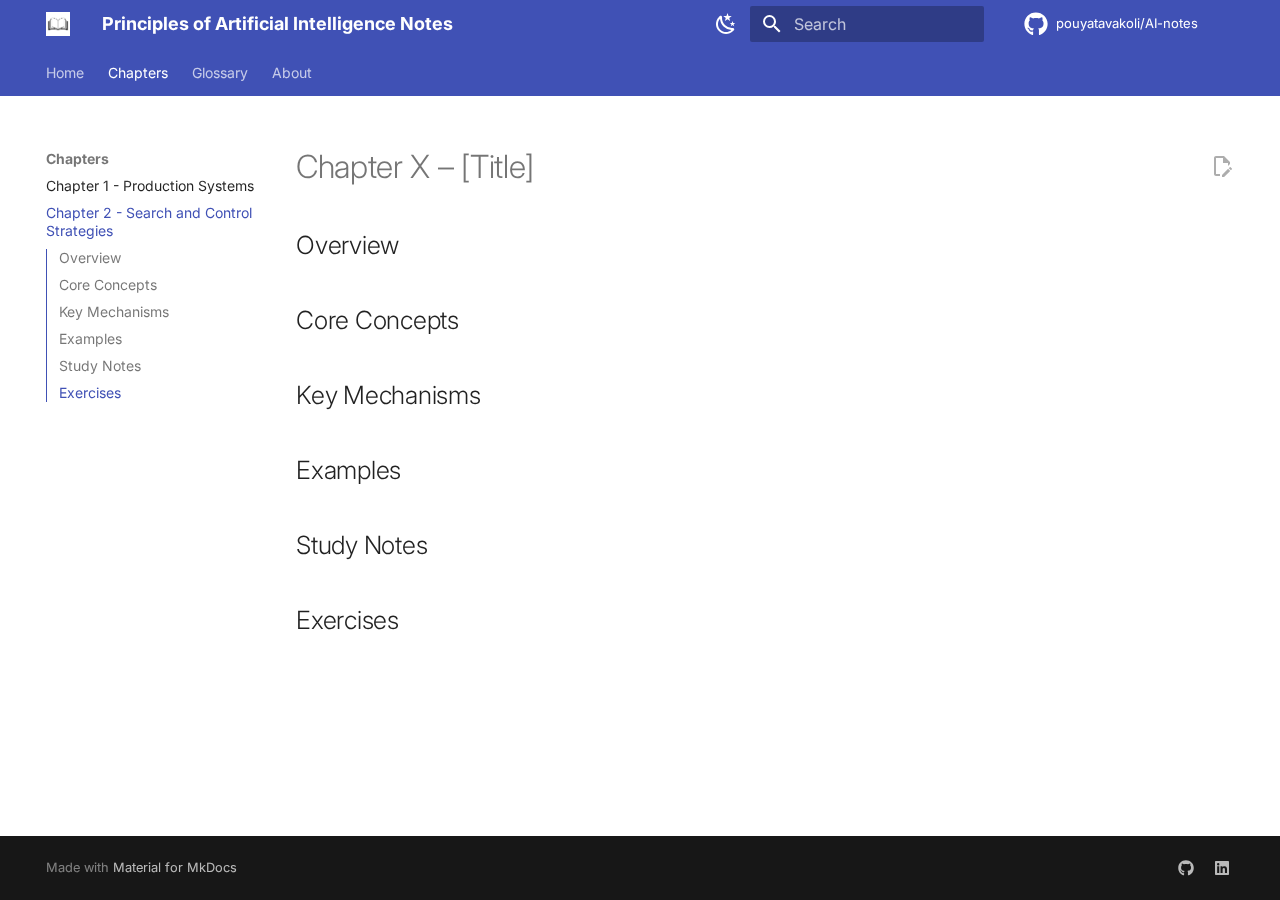
<file: chapters/chapter2-search-and-control-strategies/index.html>
<!doctype html>
<html lang="en" class="no-js">
  <head>
    
      <meta charset="utf-8">
      <meta name="viewport" content="width=device-width,initial-scale=1">
      
        <meta name="description" content="Study notes based on Nils J. Nilsson">
      
      
        <meta name="author" content="Pouya">
      
      
      
        <link rel="prev" href="../chapter1-production-systems/">
      
      
        <link rel="next" href="../../about/">
      
      
      <link rel="icon" href="../../assets/favicon.png">
      <meta name="generator" content="mkdocs-1.6.1, mkdocs-material-9.6.22">
    
    
      
        <title>Chapter 2 - Search and Control Strategies - Principles of Artificial Intelligence Notes</title>
      
    
    
      <link rel="stylesheet" href="../../assets/stylesheets/main.84d31ad4.min.css">
      
        
        <link rel="stylesheet" href="../../assets/stylesheets/palette.06af60db.min.css">
      
      


    
    
      
    
    
      
        
        
        <link rel="preconnect" href="https://fonts.gstatic.com" crossorigin>
        <link rel="stylesheet" href="https://fonts.googleapis.com/css?family=Inter:300,300i,400,400i,700,700i%7CFira+Code:400,400i,700,700i&display=fallback">
        <style>:root{--md-text-font:"Inter";--md-code-font:"Fira Code"}</style>
      
    
    
    <script>__md_scope=new URL("../..",location),__md_hash=e=>[...e].reduce(((e,_)=>(e<<5)-e+_.charCodeAt(0)),0),__md_get=(e,_=localStorage,t=__md_scope)=>JSON.parse(_.getItem(t.pathname+"."+e)),__md_set=(e,_,t=localStorage,a=__md_scope)=>{try{t.setItem(a.pathname+"."+e,JSON.stringify(_))}catch(e){}}</script>
    
      
  


  
  

<script id="__analytics">function __md_analytics(){function e(){dataLayer.push(arguments)}window.dataLayer=window.dataLayer||[],e("js",new Date),e("config","G-XXXXXXX"),document.addEventListener("DOMContentLoaded",(function(){document.forms.search&&document.forms.search.query.addEventListener("blur",(function(){this.value&&e("event","search",{search_term:this.value})}));document$.subscribe((function(){var t=document.forms.feedback;if(void 0!==t)for(var a of t.querySelectorAll("[type=submit]"))a.addEventListener("click",(function(a){a.preventDefault();var n=document.location.pathname,d=this.getAttribute("data-md-value");e("event","feedback",{page:n,data:d}),t.firstElementChild.disabled=!0;var r=t.querySelector(".md-feedback__note [data-md-value='"+d+"']");r&&(r.hidden=!1)})),t.hidden=!1})),location$.subscribe((function(t){e("config","G-XXXXXXX",{page_path:t.pathname})}))}));var t=document.createElement("script");t.async=!0,t.src="https://www.googletagmanager.com/gtag/js?id=G-XXXXXXX",document.getElementById("__analytics").insertAdjacentElement("afterEnd",t)}</script>
  
    <script>"undefined"!=typeof __md_analytics&&__md_analytics()</script>
  

    
    
    
  </head>
  
  
    
    
      
    
    
    
    
    <body dir="ltr" data-md-color-scheme="default" data-md-color-primary="indigo" data-md-color-accent="deep-purple">
  
    
    <input class="md-toggle" data-md-toggle="drawer" type="checkbox" id="__drawer" autocomplete="off">
    <input class="md-toggle" data-md-toggle="search" type="checkbox" id="__search" autocomplete="off">
    <label class="md-overlay" for="__drawer"></label>
    <div data-md-component="skip">
      
        
        <a href="#chapter-x-title" class="md-skip">
          Skip to content
        </a>
      
    </div>
    <div data-md-component="announce">
      
    </div>
    
    
      

<header class="md-header" data-md-component="header">
  <nav class="md-header__inner md-grid" aria-label="Header">
    <a href="../.." title="Principles of Artificial Intelligence Notes" class="md-header__button md-logo" aria-label="Principles of Artificial Intelligence Notes" data-md-component="logo">
      
  <img src="../../assets/logo.png" alt="logo">

    </a>
    <label class="md-header__button md-icon" for="__drawer">
      
      <svg xmlns="http://www.w3.org/2000/svg" viewBox="0 0 24 24"><path d="M3 6h18v2H3zm0 5h18v2H3zm0 5h18v2H3z"/></svg>
    </label>
    <div class="md-header__title" data-md-component="header-title">
      <div class="md-header__ellipsis">
        <div class="md-header__topic">
          <span class="md-ellipsis">
            Principles of Artificial Intelligence Notes
          </span>
        </div>
        <div class="md-header__topic" data-md-component="header-topic">
          <span class="md-ellipsis">
            
              Chapter 2 - Search and Control Strategies
            
          </span>
        </div>
      </div>
    </div>
    
      
        <form class="md-header__option" data-md-component="palette">
  
    
    
    
    <input class="md-option" data-md-color-media="" data-md-color-scheme="default" data-md-color-primary="indigo" data-md-color-accent="deep-purple"  aria-label="Switch to dark mode"  type="radio" name="__palette" id="__palette_0">
    
      <label class="md-header__button md-icon" title="Switch to dark mode" for="__palette_1" hidden>
        <svg xmlns="http://www.w3.org/2000/svg" viewBox="0 0 24 24"><path d="m17.75 4.09-2.53 1.94.91 3.06-2.63-1.81-2.63 1.81.91-3.06-2.53-1.94L12.44 4l1.06-3 1.06 3zm3.5 6.91-1.64 1.25.59 1.98-1.7-1.17-1.7 1.17.59-1.98L15.75 11l2.06-.05L18.5 9l.69 1.95zm-2.28 4.95c.83-.08 1.72 1.1 1.19 1.85-.32.45-.66.87-1.08 1.27C15.17 23 8.84 23 4.94 19.07c-3.91-3.9-3.91-10.24 0-14.14.4-.4.82-.76 1.27-1.08.75-.53 1.93.36 1.85 1.19-.27 2.86.69 5.83 2.89 8.02a9.96 9.96 0 0 0 8.02 2.89m-1.64 2.02a12.08 12.08 0 0 1-7.8-3.47c-2.17-2.19-3.33-5-3.49-7.82-2.81 3.14-2.7 7.96.31 10.98 3.02 3.01 7.84 3.12 10.98.31"/></svg>
      </label>
    
  
    
    
    
    <input class="md-option" data-md-color-media="" data-md-color-scheme="slate" data-md-color-primary="indigo" data-md-color-accent="lime"  aria-label="Switch to light mode"  type="radio" name="__palette" id="__palette_1">
    
      <label class="md-header__button md-icon" title="Switch to light mode" for="__palette_0" hidden>
        <svg xmlns="http://www.w3.org/2000/svg" viewBox="0 0 24 24"><path d="M12 7a5 5 0 0 1 5 5 5 5 0 0 1-5 5 5 5 0 0 1-5-5 5 5 0 0 1 5-5m0 2a3 3 0 0 0-3 3 3 3 0 0 0 3 3 3 3 0 0 0 3-3 3 3 0 0 0-3-3m0-7 2.39 3.42C13.65 5.15 12.84 5 12 5s-1.65.15-2.39.42zM3.34 7l4.16-.35A7.2 7.2 0 0 0 5.94 8.5c-.44.74-.69 1.5-.83 2.29zm.02 10 1.76-3.77a7.131 7.131 0 0 0 2.38 4.14zM20.65 7l-1.77 3.79a7.02 7.02 0 0 0-2.38-4.15zm-.01 10-4.14.36c.59-.51 1.12-1.14 1.54-1.86.42-.73.69-1.5.83-2.29zM12 22l-2.41-3.44c.74.27 1.55.44 2.41.44.82 0 1.63-.17 2.37-.44z"/></svg>
      </label>
    
  
</form>
      
    
    
      <script>var palette=__md_get("__palette");if(palette&&palette.color){if("(prefers-color-scheme)"===palette.color.media){var media=matchMedia("(prefers-color-scheme: light)"),input=document.querySelector(media.matches?"[data-md-color-media='(prefers-color-scheme: light)']":"[data-md-color-media='(prefers-color-scheme: dark)']");palette.color.media=input.getAttribute("data-md-color-media"),palette.color.scheme=input.getAttribute("data-md-color-scheme"),palette.color.primary=input.getAttribute("data-md-color-primary"),palette.color.accent=input.getAttribute("data-md-color-accent")}for(var[key,value]of Object.entries(palette.color))document.body.setAttribute("data-md-color-"+key,value)}</script>
    
    
    
      
      
        <label class="md-header__button md-icon" for="__search">
          
          <svg xmlns="http://www.w3.org/2000/svg" viewBox="0 0 24 24"><path d="M9.5 3A6.5 6.5 0 0 1 16 9.5c0 1.61-.59 3.09-1.56 4.23l.27.27h.79l5 5-1.5 1.5-5-5v-.79l-.27-.27A6.52 6.52 0 0 1 9.5 16 6.5 6.5 0 0 1 3 9.5 6.5 6.5 0 0 1 9.5 3m0 2C7 5 5 7 5 9.5S7 14 9.5 14 14 12 14 9.5 12 5 9.5 5"/></svg>
        </label>
        <div class="md-search" data-md-component="search" role="dialog">
  <label class="md-search__overlay" for="__search"></label>
  <div class="md-search__inner" role="search">
    <form class="md-search__form" name="search">
      <input type="text" class="md-search__input" name="query" aria-label="Search" placeholder="Search" autocapitalize="off" autocorrect="off" autocomplete="off" spellcheck="false" data-md-component="search-query" required>
      <label class="md-search__icon md-icon" for="__search">
        
        <svg xmlns="http://www.w3.org/2000/svg" viewBox="0 0 24 24"><path d="M9.5 3A6.5 6.5 0 0 1 16 9.5c0 1.61-.59 3.09-1.56 4.23l.27.27h.79l5 5-1.5 1.5-5-5v-.79l-.27-.27A6.52 6.52 0 0 1 9.5 16 6.5 6.5 0 0 1 3 9.5 6.5 6.5 0 0 1 9.5 3m0 2C7 5 5 7 5 9.5S7 14 9.5 14 14 12 14 9.5 12 5 9.5 5"/></svg>
        
        <svg xmlns="http://www.w3.org/2000/svg" viewBox="0 0 24 24"><path d="M20 11v2H8l5.5 5.5-1.42 1.42L4.16 12l7.92-7.92L13.5 5.5 8 11z"/></svg>
      </label>
      <nav class="md-search__options" aria-label="Search">
        
        <button type="reset" class="md-search__icon md-icon" title="Clear" aria-label="Clear" tabindex="-1">
          
          <svg xmlns="http://www.w3.org/2000/svg" viewBox="0 0 24 24"><path d="M19 6.41 17.59 5 12 10.59 6.41 5 5 6.41 10.59 12 5 17.59 6.41 19 12 13.41 17.59 19 19 17.59 13.41 12z"/></svg>
        </button>
      </nav>
      
        <div class="md-search__suggest" data-md-component="search-suggest"></div>
      
    </form>
    <div class="md-search__output">
      <div class="md-search__scrollwrap" tabindex="0" data-md-scrollfix>
        <div class="md-search-result" data-md-component="search-result">
          <div class="md-search-result__meta">
            Initializing search
          </div>
          <ol class="md-search-result__list" role="presentation"></ol>
        </div>
      </div>
    </div>
  </div>
</div>
      
    
    
      <div class="md-header__source">
        <a href="https://github.com/pouyatavakoli/AI-notes" title="Go to repository" class="md-source" data-md-component="source">
  <div class="md-source__icon md-icon">
    
    <svg xmlns="http://www.w3.org/2000/svg" viewBox="0 0 512 512"><!--! Font Awesome Free 7.1.0 by @fontawesome - https://fontawesome.com License - https://fontawesome.com/license/free (Icons: CC BY 4.0, Fonts: SIL OFL 1.1, Code: MIT License) Copyright 2025 Fonticons, Inc.--><path d="M173.9 397.4c0 2-2.3 3.6-5.2 3.6-3.3.3-5.6-1.3-5.6-3.6 0-2 2.3-3.6 5.2-3.6 3-.3 5.6 1.3 5.6 3.6m-31.1-4.5c-.7 2 1.3 4.3 4.3 4.9 2.6 1 5.6 0 6.2-2s-1.3-4.3-4.3-5.2c-2.6-.7-5.5.3-6.2 2.3m44.2-1.7c-2.9.7-4.9 2.6-4.6 4.9.3 2 2.9 3.3 5.9 2.6 2.9-.7 4.9-2.6 4.6-4.6-.3-1.9-3-3.2-5.9-2.9M252.8 8C114.1 8 8 113.3 8 252c0 110.9 69.8 205.8 169.5 239.2 12.8 2.3 17.3-5.6 17.3-12.1 0-6.2-.3-40.4-.3-61.4 0 0-70 15-84.7-29.8 0 0-11.4-29.1-27.8-36.6 0 0-22.9-15.7 1.6-15.4 0 0 24.9 2 38.6 25.8 21.9 38.6 58.6 27.5 72.9 20.9 2.3-16 8.8-27.1 16-33.7-55.9-6.2-112.3-14.3-112.3-110.5 0-27.5 7.6-41.3 23.6-58.9-2.6-6.5-11.1-33.3 2.6-67.9 20.9-6.5 69 27 69 27 20-5.6 41.5-8.5 62.8-8.5s42.8 2.9 62.8 8.5c0 0 48.1-33.6 69-27 13.7 34.7 5.2 61.4 2.6 67.9 16 17.7 25.8 31.5 25.8 58.9 0 96.5-58.9 104.2-114.8 110.5 9.2 7.9 17 22.9 17 46.4 0 33.7-.3 75.4-.3 83.6 0 6.5 4.6 14.4 17.3 12.1C436.2 457.8 504 362.9 504 252 504 113.3 391.5 8 252.8 8M105.2 352.9c-1.3 1-1 3.3.7 5.2 1.6 1.6 3.9 2.3 5.2 1 1.3-1 1-3.3-.7-5.2-1.6-1.6-3.9-2.3-5.2-1m-10.8-8.1c-.7 1.3.3 2.9 2.3 3.9 1.6 1 3.6.7 4.3-.7.7-1.3-.3-2.9-2.3-3.9-2-.6-3.6-.3-4.3.7m32.4 35.6c-1.6 1.3-1 4.3 1.3 6.2 2.3 2.3 5.2 2.6 6.5 1 1.3-1.3.7-4.3-1.3-6.2-2.2-2.3-5.2-2.6-6.5-1m-11.4-14.7c-1.6 1-1.6 3.6 0 5.9s4.3 3.3 5.6 2.3c1.6-1.3 1.6-3.9 0-6.2-1.4-2.3-4-3.3-5.6-2"/></svg>
  </div>
  <div class="md-source__repository">
    pouyatavakoli/AI-notes
  </div>
</a>
      </div>
    
  </nav>
  
</header>
    
    <div class="md-container" data-md-component="container">
      
      
        
          
            
<nav class="md-tabs" aria-label="Tabs" data-md-component="tabs">
  <div class="md-grid">
    <ul class="md-tabs__list">
      
        
  
  
  
  
    <li class="md-tabs__item">
      <a href="../.." class="md-tabs__link">
        
  
  
    
  
  Home

      </a>
    </li>
  

      
        
  
  
  
    
  
  
    
    
      <li class="md-tabs__item md-tabs__item--active">
        <a href="../chapter1-production-systems/" class="md-tabs__link">
          
  
  
  Chapters

        </a>
      </li>
    
  

      
        
  
  
  
  
    <li class="md-tabs__item">
      <a href="../../summaries/glossary.md" class="md-tabs__link">
        
  
  
    
  
  Glossary

      </a>
    </li>
  

      
        
  
  
  
  
    <li class="md-tabs__item">
      <a href="../../about/" class="md-tabs__link">
        
  
  
    
  
  About

      </a>
    </li>
  

      
    </ul>
  </div>
</nav>
          
        
      
      <main class="md-main" data-md-component="main">
        <div class="md-main__inner md-grid">
          
            
              
              <div class="md-sidebar md-sidebar--primary" data-md-component="sidebar" data-md-type="navigation" >
                <div class="md-sidebar__scrollwrap">
                  <div class="md-sidebar__inner">
                    


  


  

<nav class="md-nav md-nav--primary md-nav--lifted md-nav--integrated" aria-label="Navigation" data-md-level="0">
  <label class="md-nav__title" for="__drawer">
    <a href="../.." title="Principles of Artificial Intelligence Notes" class="md-nav__button md-logo" aria-label="Principles of Artificial Intelligence Notes" data-md-component="logo">
      
  <img src="../../assets/logo.png" alt="logo">

    </a>
    Principles of Artificial Intelligence Notes
  </label>
  
    <div class="md-nav__source">
      <a href="https://github.com/pouyatavakoli/AI-notes" title="Go to repository" class="md-source" data-md-component="source">
  <div class="md-source__icon md-icon">
    
    <svg xmlns="http://www.w3.org/2000/svg" viewBox="0 0 512 512"><!--! Font Awesome Free 7.1.0 by @fontawesome - https://fontawesome.com License - https://fontawesome.com/license/free (Icons: CC BY 4.0, Fonts: SIL OFL 1.1, Code: MIT License) Copyright 2025 Fonticons, Inc.--><path d="M173.9 397.4c0 2-2.3 3.6-5.2 3.6-3.3.3-5.6-1.3-5.6-3.6 0-2 2.3-3.6 5.2-3.6 3-.3 5.6 1.3 5.6 3.6m-31.1-4.5c-.7 2 1.3 4.3 4.3 4.9 2.6 1 5.6 0 6.2-2s-1.3-4.3-4.3-5.2c-2.6-.7-5.5.3-6.2 2.3m44.2-1.7c-2.9.7-4.9 2.6-4.6 4.9.3 2 2.9 3.3 5.9 2.6 2.9-.7 4.9-2.6 4.6-4.6-.3-1.9-3-3.2-5.9-2.9M252.8 8C114.1 8 8 113.3 8 252c0 110.9 69.8 205.8 169.5 239.2 12.8 2.3 17.3-5.6 17.3-12.1 0-6.2-.3-40.4-.3-61.4 0 0-70 15-84.7-29.8 0 0-11.4-29.1-27.8-36.6 0 0-22.9-15.7 1.6-15.4 0 0 24.9 2 38.6 25.8 21.9 38.6 58.6 27.5 72.9 20.9 2.3-16 8.8-27.1 16-33.7-55.9-6.2-112.3-14.3-112.3-110.5 0-27.5 7.6-41.3 23.6-58.9-2.6-6.5-11.1-33.3 2.6-67.9 20.9-6.5 69 27 69 27 20-5.6 41.5-8.5 62.8-8.5s42.8 2.9 62.8 8.5c0 0 48.1-33.6 69-27 13.7 34.7 5.2 61.4 2.6 67.9 16 17.7 25.8 31.5 25.8 58.9 0 96.5-58.9 104.2-114.8 110.5 9.2 7.9 17 22.9 17 46.4 0 33.7-.3 75.4-.3 83.6 0 6.5 4.6 14.4 17.3 12.1C436.2 457.8 504 362.9 504 252 504 113.3 391.5 8 252.8 8M105.2 352.9c-1.3 1-1 3.3.7 5.2 1.6 1.6 3.9 2.3 5.2 1 1.3-1 1-3.3-.7-5.2-1.6-1.6-3.9-2.3-5.2-1m-10.8-8.1c-.7 1.3.3 2.9 2.3 3.9 1.6 1 3.6.7 4.3-.7.7-1.3-.3-2.9-2.3-3.9-2-.6-3.6-.3-4.3.7m32.4 35.6c-1.6 1.3-1 4.3 1.3 6.2 2.3 2.3 5.2 2.6 6.5 1 1.3-1.3.7-4.3-1.3-6.2-2.2-2.3-5.2-2.6-6.5-1m-11.4-14.7c-1.6 1-1.6 3.6 0 5.9s4.3 3.3 5.6 2.3c1.6-1.3 1.6-3.9 0-6.2-1.4-2.3-4-3.3-5.6-2"/></svg>
  </div>
  <div class="md-source__repository">
    pouyatavakoli/AI-notes
  </div>
</a>
    </div>
  
  <ul class="md-nav__list" data-md-scrollfix>
    
      
      
  
  
  
  
    <li class="md-nav__item">
      <a href="../.." class="md-nav__link">
        
  
  
  <span class="md-ellipsis">
    Home
    
  </span>
  

      </a>
    </li>
  

    
      
      
  
  
    
  
  
  
    
    
    
    
      
        
        
      
      
        
      
    
    
    <li class="md-nav__item md-nav__item--active md-nav__item--section md-nav__item--nested">
      
        
        
        <input class="md-nav__toggle md-toggle " type="checkbox" id="__nav_2" checked>
        
          
          <label class="md-nav__link" for="__nav_2" id="__nav_2_label" tabindex="">
            
  
  
  <span class="md-ellipsis">
    Chapters
    
  </span>
  

            <span class="md-nav__icon md-icon"></span>
          </label>
        
        <nav class="md-nav" data-md-level="1" aria-labelledby="__nav_2_label" aria-expanded="true">
          <label class="md-nav__title" for="__nav_2">
            <span class="md-nav__icon md-icon"></span>
            Chapters
          </label>
          <ul class="md-nav__list" data-md-scrollfix>
            
              
                
  
  
  
  
    <li class="md-nav__item">
      <a href="../chapter1-production-systems/" class="md-nav__link">
        
  
  
  <span class="md-ellipsis">
    Chapter 1 - Production Systems
    
  </span>
  

      </a>
    </li>
  

              
            
              
                
  
  
    
  
  
  
    <li class="md-nav__item md-nav__item--active">
      
      <input class="md-nav__toggle md-toggle" type="checkbox" id="__toc">
      
      
        
      
      
        <label class="md-nav__link md-nav__link--active" for="__toc">
          
  
  
  <span class="md-ellipsis">
    Chapter 2 - Search and Control Strategies
    
  </span>
  

          <span class="md-nav__icon md-icon"></span>
        </label>
      
      <a href="./" class="md-nav__link md-nav__link--active">
        
  
  
  <span class="md-ellipsis">
    Chapter 2 - Search and Control Strategies
    
  </span>
  

      </a>
      
        

<nav class="md-nav md-nav--secondary" aria-label="Table of contents">
  
  
  
    
  
  
    <label class="md-nav__title" for="__toc">
      <span class="md-nav__icon md-icon"></span>
      Table of contents
    </label>
    <ul class="md-nav__list" data-md-component="toc" data-md-scrollfix>
      
        <li class="md-nav__item">
  <a href="#overview" class="md-nav__link">
    <span class="md-ellipsis">
      Overview
    </span>
  </a>
  
</li>
      
        <li class="md-nav__item">
  <a href="#core-concepts" class="md-nav__link">
    <span class="md-ellipsis">
      Core Concepts
    </span>
  </a>
  
</li>
      
        <li class="md-nav__item">
  <a href="#key-mechanisms" class="md-nav__link">
    <span class="md-ellipsis">
      Key Mechanisms
    </span>
  </a>
  
</li>
      
        <li class="md-nav__item">
  <a href="#examples" class="md-nav__link">
    <span class="md-ellipsis">
      Examples
    </span>
  </a>
  
</li>
      
        <li class="md-nav__item">
  <a href="#study-notes" class="md-nav__link">
    <span class="md-ellipsis">
      Study Notes
    </span>
  </a>
  
</li>
      
        <li class="md-nav__item">
  <a href="#exercises" class="md-nav__link">
    <span class="md-ellipsis">
      Exercises
    </span>
  </a>
  
</li>
      
    </ul>
  
</nav>
      
    </li>
  

              
            
          </ul>
        </nav>
      
    </li>
  

    
      
      
  
  
  
  
    <li class="md-nav__item">
      <a href="../../summaries/glossary.md" class="md-nav__link">
        
  
  
  <span class="md-ellipsis">
    Glossary
    
  </span>
  

      </a>
    </li>
  

    
      
      
  
  
  
  
    <li class="md-nav__item">
      <a href="../../about/" class="md-nav__link">
        
  
  
  <span class="md-ellipsis">
    About
    
  </span>
  

      </a>
    </li>
  

    
  </ul>
</nav>
                  </div>
                </div>
              </div>
            
            
          
          
            <div class="md-content" data-md-component="content">
              <article class="md-content__inner md-typeset">
                
                  


  
    <a href="https://github.com/pouyatavakoli/AI-notes/edit/master/docs/chapters/chapter2-search-and-control-strategies.md" title="Edit this page" class="md-content__button md-icon" rel="edit">
      
      <svg xmlns="http://www.w3.org/2000/svg" viewBox="0 0 24 24"><path d="M10 20H6V4h7v5h5v3.1l2-2V8l-6-6H6c-1.1 0-2 .9-2 2v16c0 1.1.9 2 2 2h4zm10.2-7c.1 0 .3.1.4.2l1.3 1.3c.2.2.2.6 0 .8l-1 1-2.1-2.1 1-1c.1-.1.2-.2.4-.2m0 3.9L14.1 23H12v-2.1l6.1-6.1z"/></svg>
    </a>
  
  


<h1 id="chapter-x-title">Chapter X – [Title]<a class="headerlink" href="#chapter-x-title" title="Permanent link">&para;</a></h1>
<h2 id="overview">Overview<a class="headerlink" href="#overview" title="Permanent link">&para;</a></h2>
<h2 id="core-concepts">Core Concepts<a class="headerlink" href="#core-concepts" title="Permanent link">&para;</a></h2>
<h2 id="key-mechanisms">Key Mechanisms<a class="headerlink" href="#key-mechanisms" title="Permanent link">&para;</a></h2>
<h2 id="examples">Examples<a class="headerlink" href="#examples" title="Permanent link">&para;</a></h2>
<h2 id="study-notes">Study Notes<a class="headerlink" href="#study-notes" title="Permanent link">&para;</a></h2>
<h2 id="exercises">Exercises<a class="headerlink" href="#exercises" title="Permanent link">&para;</a></h2>









  




                
              </article>
            </div>
          
          
  <script>var tabs=__md_get("__tabs");if(Array.isArray(tabs))e:for(var set of document.querySelectorAll(".tabbed-set")){var labels=set.querySelector(".tabbed-labels");for(var tab of tabs)for(var label of labels.getElementsByTagName("label"))if(label.innerText.trim()===tab){var input=document.getElementById(label.htmlFor);input.checked=!0;continue e}}</script>

<script>var target=document.getElementById(location.hash.slice(1));target&&target.name&&(target.checked=target.name.startsWith("__tabbed_"))</script>
        </div>
        
          <button type="button" class="md-top md-icon" data-md-component="top" hidden>
  
  <svg xmlns="http://www.w3.org/2000/svg" viewBox="0 0 24 24"><path d="M13 20h-2V8l-5.5 5.5-1.42-1.42L12 4.16l7.92 7.92-1.42 1.42L13 8z"/></svg>
  Back to top
</button>
        
      </main>
      
        <footer class="md-footer">
  
  <div class="md-footer-meta md-typeset">
    <div class="md-footer-meta__inner md-grid">
      <div class="md-copyright">
  
  
    Made with
    <a href="https://squidfunk.github.io/mkdocs-material/" target="_blank" rel="noopener">
      Material for MkDocs
    </a>
  
</div>
      
        
<div class="md-social">
  
    
    
    
    
    <a href="https://github.com/pouyatavakoli" target="_blank" rel="noopener" title="GitHub" class="md-social__link">
      <svg xmlns="http://www.w3.org/2000/svg" viewBox="0 0 512 512"><!--! Font Awesome Free 7.1.0 by @fontawesome - https://fontawesome.com License - https://fontawesome.com/license/free (Icons: CC BY 4.0, Fonts: SIL OFL 1.1, Code: MIT License) Copyright 2025 Fonticons, Inc.--><path d="M173.9 397.4c0 2-2.3 3.6-5.2 3.6-3.3.3-5.6-1.3-5.6-3.6 0-2 2.3-3.6 5.2-3.6 3-.3 5.6 1.3 5.6 3.6m-31.1-4.5c-.7 2 1.3 4.3 4.3 4.9 2.6 1 5.6 0 6.2-2s-1.3-4.3-4.3-5.2c-2.6-.7-5.5.3-6.2 2.3m44.2-1.7c-2.9.7-4.9 2.6-4.6 4.9.3 2 2.9 3.3 5.9 2.6 2.9-.7 4.9-2.6 4.6-4.6-.3-1.9-3-3.2-5.9-2.9M252.8 8C114.1 8 8 113.3 8 252c0 110.9 69.8 205.8 169.5 239.2 12.8 2.3 17.3-5.6 17.3-12.1 0-6.2-.3-40.4-.3-61.4 0 0-70 15-84.7-29.8 0 0-11.4-29.1-27.8-36.6 0 0-22.9-15.7 1.6-15.4 0 0 24.9 2 38.6 25.8 21.9 38.6 58.6 27.5 72.9 20.9 2.3-16 8.8-27.1 16-33.7-55.9-6.2-112.3-14.3-112.3-110.5 0-27.5 7.6-41.3 23.6-58.9-2.6-6.5-11.1-33.3 2.6-67.9 20.9-6.5 69 27 69 27 20-5.6 41.5-8.5 62.8-8.5s42.8 2.9 62.8 8.5c0 0 48.1-33.6 69-27 13.7 34.7 5.2 61.4 2.6 67.9 16 17.7 25.8 31.5 25.8 58.9 0 96.5-58.9 104.2-114.8 110.5 9.2 7.9 17 22.9 17 46.4 0 33.7-.3 75.4-.3 83.6 0 6.5 4.6 14.4 17.3 12.1C436.2 457.8 504 362.9 504 252 504 113.3 391.5 8 252.8 8M105.2 352.9c-1.3 1-1 3.3.7 5.2 1.6 1.6 3.9 2.3 5.2 1 1.3-1 1-3.3-.7-5.2-1.6-1.6-3.9-2.3-5.2-1m-10.8-8.1c-.7 1.3.3 2.9 2.3 3.9 1.6 1 3.6.7 4.3-.7.7-1.3-.3-2.9-2.3-3.9-2-.6-3.6-.3-4.3.7m32.4 35.6c-1.6 1.3-1 4.3 1.3 6.2 2.3 2.3 5.2 2.6 6.5 1 1.3-1.3.7-4.3-1.3-6.2-2.2-2.3-5.2-2.6-6.5-1m-11.4-14.7c-1.6 1-1.6 3.6 0 5.9s4.3 3.3 5.6 2.3c1.6-1.3 1.6-3.9 0-6.2-1.4-2.3-4-3.3-5.6-2"/></svg>
    </a>
  
    
    
    
    
    <a href="www.linkedin.com/in/pouya-t/" target="_blank" rel="noopener" title="LinkedIn" class="md-social__link">
      <svg xmlns="http://www.w3.org/2000/svg" viewBox="0 0 448 512"><!--! Font Awesome Free 7.1.0 by @fontawesome - https://fontawesome.com License - https://fontawesome.com/license/free (Icons: CC BY 4.0, Fonts: SIL OFL 1.1, Code: MIT License) Copyright 2025 Fonticons, Inc.--><path d="M416 32H31.9C14.3 32 0 46.5 0 64.3v383.4C0 465.5 14.3 480 31.9 480H416c17.6 0 32-14.5 32-32.3V64.3c0-17.8-14.4-32.3-32-32.3M135.4 416H69V202.2h66.5V416zM102.2 96a38.5 38.5 0 1 1 0 77 38.5 38.5 0 1 1 0-77m282.1 320h-66.4V312c0-24.8-.5-56.7-34.5-56.7-34.6 0-39.9 27-39.9 54.9V416h-66.4V202.2h63.7v29.2h.9c8.9-16.8 30.6-34.5 62.9-34.5 67.2 0 79.7 44.3 79.7 101.9z"/></svg>
    </a>
  
</div>
      
    </div>
  </div>
</footer>
      
    </div>
    <div class="md-dialog" data-md-component="dialog">
      <div class="md-dialog__inner md-typeset"></div>
    </div>
    
    
    
      
      <script id="__config" type="application/json">{"base": "../..", "features": ["navigation.instant", "navigation.tabs", "navigation.sections", "navigation.expand", "toc.integrate", "content.code.copy", "content.action.edit", "content.tabs.link", "content.tooltips", "search.suggest", "search.highlight", "header.autohide", "navigation.top"], "search": "../../assets/javascripts/workers/search.973d3a69.min.js", "tags": null, "translations": {"clipboard.copied": "Copied to clipboard", "clipboard.copy": "Copy to clipboard", "search.result.more.one": "1 more on this page", "search.result.more.other": "# more on this page", "search.result.none": "No matching documents", "search.result.one": "1 matching document", "search.result.other": "# matching documents", "search.result.placeholder": "Type to start searching", "search.result.term.missing": "Missing", "select.version": "Select version"}, "version": null}</script>
    
    
      <script src="../../assets/javascripts/bundle.f55a23d4.min.js"></script>
      
    
  </body>
</html>
</file>
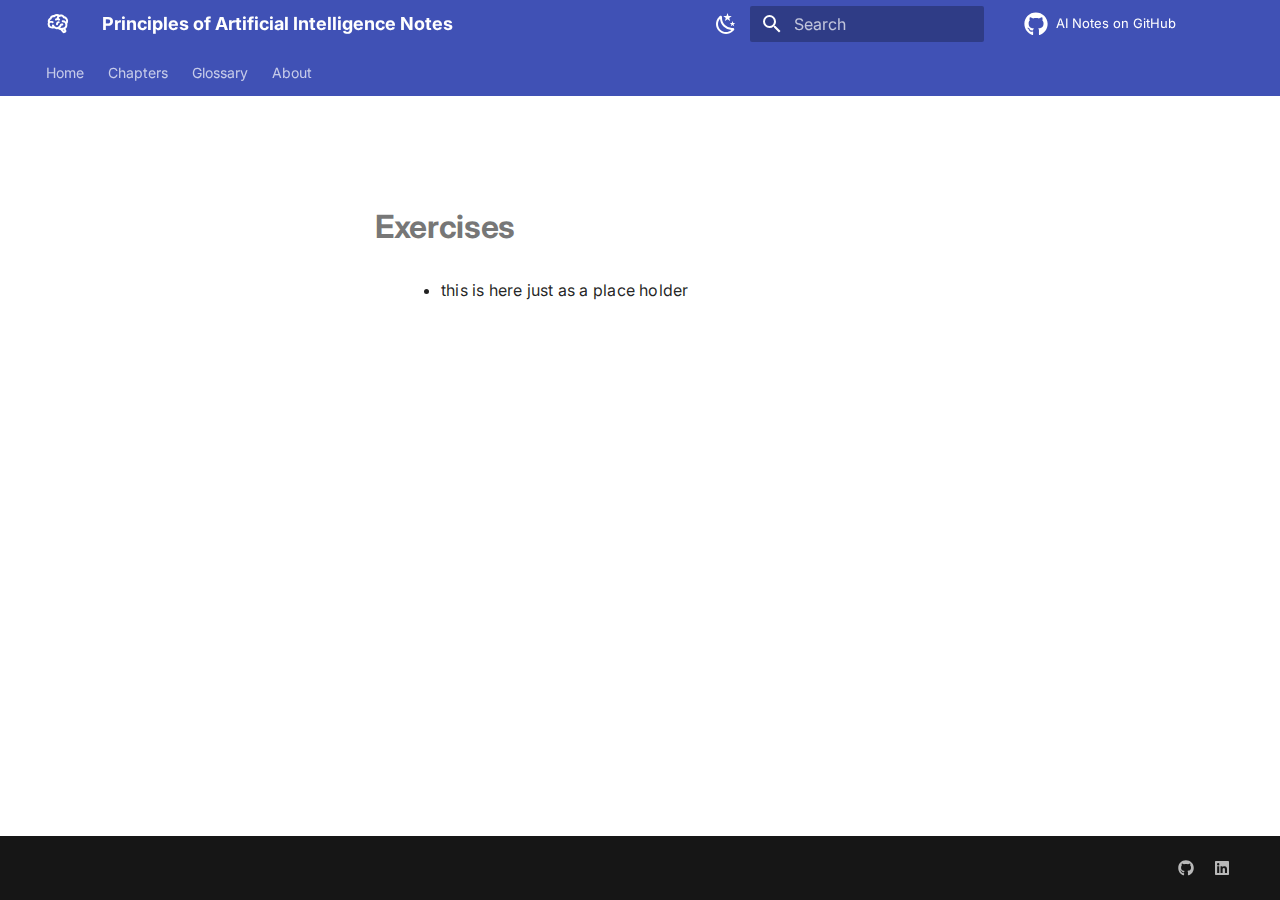
<file: summaries/exercises/index.html>
<!doctype html>
<html lang="en" class="no-js">
  <head>
    
      <meta charset="utf-8">
      <meta name="viewport" content="width=device-width,initial-scale=1">
      
        <meta name="description" content="Study notes based on Nils J. Nilsson">
      
      
        <meta name="author" content="Pouya">
      
      
      
      
      
      <link rel="icon" href="../../assets/images/favicon.png">
      <meta name="generator" content="mkdocs-1.6.1, mkdocs-material-9.6.22">
    
    
      
        <title>Exercises - Principles of Artificial Intelligence Notes</title>
      
    
    
      <link rel="stylesheet" href="../../assets/stylesheets/main.84d31ad4.min.css">
      
        
        <link rel="stylesheet" href="../../assets/stylesheets/palette.06af60db.min.css">
      
      


    
    
      
    
    
      
        
        
        <link rel="preconnect" href="https://fonts.gstatic.com" crossorigin>
        <link rel="stylesheet" href="https://fonts.googleapis.com/css?family=Inter:300,300i,400,400i,700,700i%7CFira+Code:400,400i,700,700i&display=fallback">
        <style>:root{--md-text-font:"Inter";--md-code-font:"Fira Code"}</style>
      
    
    
      <link rel="stylesheet" href="../../styles/extra.css">
    
    <script>__md_scope=new URL("../..",location),__md_hash=e=>[...e].reduce(((e,_)=>(e<<5)-e+_.charCodeAt(0)),0),__md_get=(e,_=localStorage,t=__md_scope)=>JSON.parse(_.getItem(t.pathname+"."+e)),__md_set=(e,_,t=localStorage,a=__md_scope)=>{try{t.setItem(a.pathname+"."+e,JSON.stringify(_))}catch(e){}}</script>
    
      

    
    
    
  </head>
  
  
    
    
      
    
    
    
    
    <body dir="ltr" data-md-color-scheme="default" data-md-color-primary="indigo" data-md-color-accent="deep-purple">
  
    
    <input class="md-toggle" data-md-toggle="drawer" type="checkbox" id="__drawer" autocomplete="off">
    <input class="md-toggle" data-md-toggle="search" type="checkbox" id="__search" autocomplete="off">
    <label class="md-overlay" for="__drawer"></label>
    <div data-md-component="skip">
      
    </div>
    <div data-md-component="announce">
      
    </div>
    
    
      

<header class="md-header" data-md-component="header">
  <nav class="md-header__inner md-grid" aria-label="Header">
    <a href="../.." title="Principles of Artificial Intelligence Notes" class="md-header__button md-logo" aria-label="Principles of Artificial Intelligence Notes" data-md-component="logo">
      
  
  <svg xmlns="http://www.w3.org/2000/svg" viewBox="0 0 24 24"><path d="M21.33 12.91c.09 1.55-.62 3.04-1.89 3.95l.77 1.49c.23.45.26.98.06 1.45-.19.47-.58.84-1.06 1l-.79.25a1.687 1.687 0 0 1-1.86-.55L14.44 18c-.89-.15-1.73-.53-2.44-1.1-.5.15-1 .23-1.5.23-.88 0-1.76-.27-2.5-.79-.53.16-1.07.23-1.62.22-.79.01-1.57-.15-2.3-.45a4.1 4.1 0 0 1-2.43-3.61c-.08-.72.04-1.45.35-2.11-.29-.75-.32-1.57-.07-2.33C2.3 7.11 3 6.32 3.87 5.82c.58-1.69 2.21-2.82 4-2.7 1.6-1.5 4.05-1.66 5.83-.37.42-.11.86-.17 1.3-.17 1.36-.03 2.65.57 3.5 1.64 2.04.53 3.5 2.35 3.58 4.47.05 1.11-.25 2.2-.86 3.13.07.36.11.72.11 1.09m-5-1.41c.57.07 1.02.5 1.02 1.07a1 1 0 0 1-1 1h-.63c-.32.9-.88 1.69-1.62 2.29.25.09.51.14.77.21 5.13-.07 4.53-3.2 4.53-3.25a2.59 2.59 0 0 0-2.69-2.49 1 1 0 0 1-1-1 1 1 0 0 1 1-1c1.23.03 2.41.49 3.33 1.3.05-.29.08-.59.08-.89-.06-1.24-.62-2.32-2.87-2.53-1.25-2.96-4.4-1.32-4.4-.4-.03.23.21.72.25.75a1 1 0 0 1 1 1c0 .55-.45 1-1 1-.53-.02-1.03-.22-1.43-.56-.48.31-1.03.5-1.6.56-.57.05-1.04-.35-1.07-.9a.97.97 0 0 1 .88-1.1c.16-.02.94-.14.94-.77 0-.66.25-1.29.68-1.79-.92-.25-1.91.08-2.91 1.29C6.75 5 6 5.25 5.45 7.2 4.5 7.67 4 8 3.78 9c1.08-.22 2.19-.13 3.22.25.5.19.78.75.59 1.29-.19.52-.77.78-1.29.59-.73-.32-1.55-.34-2.3-.06-.32.27-.32.83-.32 1.27 0 .74.37 1.43 1 1.83.53.27 1.12.41 1.71.4q-.225-.39-.39-.81a1.038 1.038 0 0 1 1.96-.68c.4 1.14 1.42 1.92 2.62 2.05 1.37-.07 2.59-.88 3.19-2.13.23-1.38 1.34-1.5 2.56-1.5m2 7.47-.62-1.3-.71.16 1 1.25zm-4.65-8.61a1 1 0 0 0-.91-1.03c-.71-.04-1.4.2-1.93.67-.57.58-.87 1.38-.84 2.19a1 1 0 0 0 1 1c.57 0 1-.45 1-1 0-.27.07-.54.23-.76.12-.1.27-.15.43-.15.55.03 1.02-.38 1.02-.92"/></svg>

    </a>
    <label class="md-header__button md-icon" for="__drawer">
      
      <svg xmlns="http://www.w3.org/2000/svg" viewBox="0 0 24 24"><path d="M3 6h18v2H3zm0 5h18v2H3zm0 5h18v2H3z"/></svg>
    </label>
    <div class="md-header__title" data-md-component="header-title">
      <div class="md-header__ellipsis">
        <div class="md-header__topic">
          <span class="md-ellipsis">
            Principles of Artificial Intelligence Notes
          </span>
        </div>
        <div class="md-header__topic" data-md-component="header-topic">
          <span class="md-ellipsis">
            
              Exercises
            
          </span>
        </div>
      </div>
    </div>
    
      
        <form class="md-header__option" data-md-component="palette">
  
    
    
    
    <input class="md-option" data-md-color-media="" data-md-color-scheme="default" data-md-color-primary="indigo" data-md-color-accent="deep-purple"  aria-label="Switch to dark mode"  type="radio" name="__palette" id="__palette_0">
    
      <label class="md-header__button md-icon" title="Switch to dark mode" for="__palette_1" hidden>
        <svg xmlns="http://www.w3.org/2000/svg" viewBox="0 0 24 24"><path d="m17.75 4.09-2.53 1.94.91 3.06-2.63-1.81-2.63 1.81.91-3.06-2.53-1.94L12.44 4l1.06-3 1.06 3zm3.5 6.91-1.64 1.25.59 1.98-1.7-1.17-1.7 1.17.59-1.98L15.75 11l2.06-.05L18.5 9l.69 1.95zm-2.28 4.95c.83-.08 1.72 1.1 1.19 1.85-.32.45-.66.87-1.08 1.27C15.17 23 8.84 23 4.94 19.07c-3.91-3.9-3.91-10.24 0-14.14.4-.4.82-.76 1.27-1.08.75-.53 1.93.36 1.85 1.19-.27 2.86.69 5.83 2.89 8.02a9.96 9.96 0 0 0 8.02 2.89m-1.64 2.02a12.08 12.08 0 0 1-7.8-3.47c-2.17-2.19-3.33-5-3.49-7.82-2.81 3.14-2.7 7.96.31 10.98 3.02 3.01 7.84 3.12 10.98.31"/></svg>
      </label>
    
  
    
    
    
    <input class="md-option" data-md-color-media="" data-md-color-scheme="slate" data-md-color-primary="indigo" data-md-color-accent="lime"  aria-label="Switch to light mode"  type="radio" name="__palette" id="__palette_1">
    
      <label class="md-header__button md-icon" title="Switch to light mode" for="__palette_0" hidden>
        <svg xmlns="http://www.w3.org/2000/svg" viewBox="0 0 24 24"><path d="M12 7a5 5 0 0 1 5 5 5 5 0 0 1-5 5 5 5 0 0 1-5-5 5 5 0 0 1 5-5m0 2a3 3 0 0 0-3 3 3 3 0 0 0 3 3 3 3 0 0 0 3-3 3 3 0 0 0-3-3m0-7 2.39 3.42C13.65 5.15 12.84 5 12 5s-1.65.15-2.39.42zM3.34 7l4.16-.35A7.2 7.2 0 0 0 5.94 8.5c-.44.74-.69 1.5-.83 2.29zm.02 10 1.76-3.77a7.131 7.131 0 0 0 2.38 4.14zM20.65 7l-1.77 3.79a7.02 7.02 0 0 0-2.38-4.15zm-.01 10-4.14.36c.59-.51 1.12-1.14 1.54-1.86.42-.73.69-1.5.83-2.29zM12 22l-2.41-3.44c.74.27 1.55.44 2.41.44.82 0 1.63-.17 2.37-.44z"/></svg>
      </label>
    
  
</form>
      
    
    
      <script>var palette=__md_get("__palette");if(palette&&palette.color){if("(prefers-color-scheme)"===palette.color.media){var media=matchMedia("(prefers-color-scheme: light)"),input=document.querySelector(media.matches?"[data-md-color-media='(prefers-color-scheme: light)']":"[data-md-color-media='(prefers-color-scheme: dark)']");palette.color.media=input.getAttribute("data-md-color-media"),palette.color.scheme=input.getAttribute("data-md-color-scheme"),palette.color.primary=input.getAttribute("data-md-color-primary"),palette.color.accent=input.getAttribute("data-md-color-accent")}for(var[key,value]of Object.entries(palette.color))document.body.setAttribute("data-md-color-"+key,value)}</script>
    
    
    
      
      
        <label class="md-header__button md-icon" for="__search">
          
          <svg xmlns="http://www.w3.org/2000/svg" viewBox="0 0 24 24"><path d="M9.5 3A6.5 6.5 0 0 1 16 9.5c0 1.61-.59 3.09-1.56 4.23l.27.27h.79l5 5-1.5 1.5-5-5v-.79l-.27-.27A6.52 6.52 0 0 1 9.5 16 6.5 6.5 0 0 1 3 9.5 6.5 6.5 0 0 1 9.5 3m0 2C7 5 5 7 5 9.5S7 14 9.5 14 14 12 14 9.5 12 5 9.5 5"/></svg>
        </label>
        <div class="md-search" data-md-component="search" role="dialog">
  <label class="md-search__overlay" for="__search"></label>
  <div class="md-search__inner" role="search">
    <form class="md-search__form" name="search">
      <input type="text" class="md-search__input" name="query" aria-label="Search" placeholder="Search" autocapitalize="off" autocorrect="off" autocomplete="off" spellcheck="false" data-md-component="search-query" required>
      <label class="md-search__icon md-icon" for="__search">
        
        <svg xmlns="http://www.w3.org/2000/svg" viewBox="0 0 24 24"><path d="M9.5 3A6.5 6.5 0 0 1 16 9.5c0 1.61-.59 3.09-1.56 4.23l.27.27h.79l5 5-1.5 1.5-5-5v-.79l-.27-.27A6.52 6.52 0 0 1 9.5 16 6.5 6.5 0 0 1 3 9.5 6.5 6.5 0 0 1 9.5 3m0 2C7 5 5 7 5 9.5S7 14 9.5 14 14 12 14 9.5 12 5 9.5 5"/></svg>
        
        <svg xmlns="http://www.w3.org/2000/svg" viewBox="0 0 24 24"><path d="M20 11v2H8l5.5 5.5-1.42 1.42L4.16 12l7.92-7.92L13.5 5.5 8 11z"/></svg>
      </label>
      <nav class="md-search__options" aria-label="Search">
        
        <button type="reset" class="md-search__icon md-icon" title="Clear" aria-label="Clear" tabindex="-1">
          
          <svg xmlns="http://www.w3.org/2000/svg" viewBox="0 0 24 24"><path d="M19 6.41 17.59 5 12 10.59 6.41 5 5 6.41 10.59 12 5 17.59 6.41 19 12 13.41 17.59 19 19 17.59 13.41 12z"/></svg>
        </button>
      </nav>
      
        <div class="md-search__suggest" data-md-component="search-suggest"></div>
      
    </form>
    <div class="md-search__output">
      <div class="md-search__scrollwrap" tabindex="0" data-md-scrollfix>
        <div class="md-search-result" data-md-component="search-result">
          <div class="md-search-result__meta">
            Initializing search
          </div>
          <ol class="md-search-result__list" role="presentation"></ol>
        </div>
      </div>
    </div>
  </div>
</div>
      
    
    
      <div class="md-header__source">
        <a href="https://github.com/pouyatavakoli/AI-notes" title="Go to repository" class="md-source" data-md-component="source">
  <div class="md-source__icon md-icon">
    
    <svg xmlns="http://www.w3.org/2000/svg" viewBox="0 0 512 512"><!--! Font Awesome Free 7.1.0 by @fontawesome - https://fontawesome.com License - https://fontawesome.com/license/free (Icons: CC BY 4.0, Fonts: SIL OFL 1.1, Code: MIT License) Copyright 2025 Fonticons, Inc.--><path d="M173.9 397.4c0 2-2.3 3.6-5.2 3.6-3.3.3-5.6-1.3-5.6-3.6 0-2 2.3-3.6 5.2-3.6 3-.3 5.6 1.3 5.6 3.6m-31.1-4.5c-.7 2 1.3 4.3 4.3 4.9 2.6 1 5.6 0 6.2-2s-1.3-4.3-4.3-5.2c-2.6-.7-5.5.3-6.2 2.3m44.2-1.7c-2.9.7-4.9 2.6-4.6 4.9.3 2 2.9 3.3 5.9 2.6 2.9-.7 4.9-2.6 4.6-4.6-.3-1.9-3-3.2-5.9-2.9M252.8 8C114.1 8 8 113.3 8 252c0 110.9 69.8 205.8 169.5 239.2 12.8 2.3 17.3-5.6 17.3-12.1 0-6.2-.3-40.4-.3-61.4 0 0-70 15-84.7-29.8 0 0-11.4-29.1-27.8-36.6 0 0-22.9-15.7 1.6-15.4 0 0 24.9 2 38.6 25.8 21.9 38.6 58.6 27.5 72.9 20.9 2.3-16 8.8-27.1 16-33.7-55.9-6.2-112.3-14.3-112.3-110.5 0-27.5 7.6-41.3 23.6-58.9-2.6-6.5-11.1-33.3 2.6-67.9 20.9-6.5 69 27 69 27 20-5.6 41.5-8.5 62.8-8.5s42.8 2.9 62.8 8.5c0 0 48.1-33.6 69-27 13.7 34.7 5.2 61.4 2.6 67.9 16 17.7 25.8 31.5 25.8 58.9 0 96.5-58.9 104.2-114.8 110.5 9.2 7.9 17 22.9 17 46.4 0 33.7-.3 75.4-.3 83.6 0 6.5 4.6 14.4 17.3 12.1C436.2 457.8 504 362.9 504 252 504 113.3 391.5 8 252.8 8M105.2 352.9c-1.3 1-1 3.3.7 5.2 1.6 1.6 3.9 2.3 5.2 1 1.3-1 1-3.3-.7-5.2-1.6-1.6-3.9-2.3-5.2-1m-10.8-8.1c-.7 1.3.3 2.9 2.3 3.9 1.6 1 3.6.7 4.3-.7.7-1.3-.3-2.9-2.3-3.9-2-.6-3.6-.3-4.3.7m32.4 35.6c-1.6 1.3-1 4.3 1.3 6.2 2.3 2.3 5.2 2.6 6.5 1 1.3-1.3.7-4.3-1.3-6.2-2.2-2.3-5.2-2.6-6.5-1m-11.4-14.7c-1.6 1-1.6 3.6 0 5.9s4.3 3.3 5.6 2.3c1.6-1.3 1.6-3.9 0-6.2-1.4-2.3-4-3.3-5.6-2"/></svg>
  </div>
  <div class="md-source__repository">
    AI Notes on GitHub
  </div>
</a>
      </div>
    
  </nav>
  
</header>
    
    <div class="md-container" data-md-component="container">
      
      
        
          
            
<nav class="md-tabs" aria-label="Tabs" data-md-component="tabs">
  <div class="md-grid">
    <ul class="md-tabs__list">
      
        
  
  
  
  
    <li class="md-tabs__item">
      <a href="../.." class="md-tabs__link">
        
  
  
    
  
  Home

      </a>
    </li>
  

      
        
  
  
  
  
    
    
      <li class="md-tabs__item">
        <a href="../../chapters/chapter1-production-systems/" class="md-tabs__link">
          
  
  
  Chapters

        </a>
      </li>
    
  

      
        
  
  
  
  
    <li class="md-tabs__item">
      <a href="../glossary/" class="md-tabs__link">
        
  
  
    
  
  Glossary

      </a>
    </li>
  

      
        
  
  
  
  
    <li class="md-tabs__item">
      <a href="../../about/" class="md-tabs__link">
        
  
  
    
  
  About

      </a>
    </li>
  

      
    </ul>
  </div>
</nav>
          
        
      
      <main class="md-main" data-md-component="main">
        <div class="md-main__inner md-grid">
          
            
              
              <div class="md-sidebar md-sidebar--primary" data-md-component="sidebar" data-md-type="navigation" >
                <div class="md-sidebar__scrollwrap">
                  <div class="md-sidebar__inner">
                    


  


  

<nav class="md-nav md-nav--primary md-nav--lifted md-nav--integrated" aria-label="Navigation" data-md-level="0">
  <label class="md-nav__title" for="__drawer">
    <a href="../.." title="Principles of Artificial Intelligence Notes" class="md-nav__button md-logo" aria-label="Principles of Artificial Intelligence Notes" data-md-component="logo">
      
  
  <svg xmlns="http://www.w3.org/2000/svg" viewBox="0 0 24 24"><path d="M21.33 12.91c.09 1.55-.62 3.04-1.89 3.95l.77 1.49c.23.45.26.98.06 1.45-.19.47-.58.84-1.06 1l-.79.25a1.687 1.687 0 0 1-1.86-.55L14.44 18c-.89-.15-1.73-.53-2.44-1.1-.5.15-1 .23-1.5.23-.88 0-1.76-.27-2.5-.79-.53.16-1.07.23-1.62.22-.79.01-1.57-.15-2.3-.45a4.1 4.1 0 0 1-2.43-3.61c-.08-.72.04-1.45.35-2.11-.29-.75-.32-1.57-.07-2.33C2.3 7.11 3 6.32 3.87 5.82c.58-1.69 2.21-2.82 4-2.7 1.6-1.5 4.05-1.66 5.83-.37.42-.11.86-.17 1.3-.17 1.36-.03 2.65.57 3.5 1.64 2.04.53 3.5 2.35 3.58 4.47.05 1.11-.25 2.2-.86 3.13.07.36.11.72.11 1.09m-5-1.41c.57.07 1.02.5 1.02 1.07a1 1 0 0 1-1 1h-.63c-.32.9-.88 1.69-1.62 2.29.25.09.51.14.77.21 5.13-.07 4.53-3.2 4.53-3.25a2.59 2.59 0 0 0-2.69-2.49 1 1 0 0 1-1-1 1 1 0 0 1 1-1c1.23.03 2.41.49 3.33 1.3.05-.29.08-.59.08-.89-.06-1.24-.62-2.32-2.87-2.53-1.25-2.96-4.4-1.32-4.4-.4-.03.23.21.72.25.75a1 1 0 0 1 1 1c0 .55-.45 1-1 1-.53-.02-1.03-.22-1.43-.56-.48.31-1.03.5-1.6.56-.57.05-1.04-.35-1.07-.9a.97.97 0 0 1 .88-1.1c.16-.02.94-.14.94-.77 0-.66.25-1.29.68-1.79-.92-.25-1.91.08-2.91 1.29C6.75 5 6 5.25 5.45 7.2 4.5 7.67 4 8 3.78 9c1.08-.22 2.19-.13 3.22.25.5.19.78.75.59 1.29-.19.52-.77.78-1.29.59-.73-.32-1.55-.34-2.3-.06-.32.27-.32.83-.32 1.27 0 .74.37 1.43 1 1.83.53.27 1.12.41 1.71.4q-.225-.39-.39-.81a1.038 1.038 0 0 1 1.96-.68c.4 1.14 1.42 1.92 2.62 2.05 1.37-.07 2.59-.88 3.19-2.13.23-1.38 1.34-1.5 2.56-1.5m2 7.47-.62-1.3-.71.16 1 1.25zm-4.65-8.61a1 1 0 0 0-.91-1.03c-.71-.04-1.4.2-1.93.67-.57.58-.87 1.38-.84 2.19a1 1 0 0 0 1 1c.57 0 1-.45 1-1 0-.27.07-.54.23-.76.12-.1.27-.15.43-.15.55.03 1.02-.38 1.02-.92"/></svg>

    </a>
    Principles of Artificial Intelligence Notes
  </label>
  
    <div class="md-nav__source">
      <a href="https://github.com/pouyatavakoli/AI-notes" title="Go to repository" class="md-source" data-md-component="source">
  <div class="md-source__icon md-icon">
    
    <svg xmlns="http://www.w3.org/2000/svg" viewBox="0 0 512 512"><!--! Font Awesome Free 7.1.0 by @fontawesome - https://fontawesome.com License - https://fontawesome.com/license/free (Icons: CC BY 4.0, Fonts: SIL OFL 1.1, Code: MIT License) Copyright 2025 Fonticons, Inc.--><path d="M173.9 397.4c0 2-2.3 3.6-5.2 3.6-3.3.3-5.6-1.3-5.6-3.6 0-2 2.3-3.6 5.2-3.6 3-.3 5.6 1.3 5.6 3.6m-31.1-4.5c-.7 2 1.3 4.3 4.3 4.9 2.6 1 5.6 0 6.2-2s-1.3-4.3-4.3-5.2c-2.6-.7-5.5.3-6.2 2.3m44.2-1.7c-2.9.7-4.9 2.6-4.6 4.9.3 2 2.9 3.3 5.9 2.6 2.9-.7 4.9-2.6 4.6-4.6-.3-1.9-3-3.2-5.9-2.9M252.8 8C114.1 8 8 113.3 8 252c0 110.9 69.8 205.8 169.5 239.2 12.8 2.3 17.3-5.6 17.3-12.1 0-6.2-.3-40.4-.3-61.4 0 0-70 15-84.7-29.8 0 0-11.4-29.1-27.8-36.6 0 0-22.9-15.7 1.6-15.4 0 0 24.9 2 38.6 25.8 21.9 38.6 58.6 27.5 72.9 20.9 2.3-16 8.8-27.1 16-33.7-55.9-6.2-112.3-14.3-112.3-110.5 0-27.5 7.6-41.3 23.6-58.9-2.6-6.5-11.1-33.3 2.6-67.9 20.9-6.5 69 27 69 27 20-5.6 41.5-8.5 62.8-8.5s42.8 2.9 62.8 8.5c0 0 48.1-33.6 69-27 13.7 34.7 5.2 61.4 2.6 67.9 16 17.7 25.8 31.5 25.8 58.9 0 96.5-58.9 104.2-114.8 110.5 9.2 7.9 17 22.9 17 46.4 0 33.7-.3 75.4-.3 83.6 0 6.5 4.6 14.4 17.3 12.1C436.2 457.8 504 362.9 504 252 504 113.3 391.5 8 252.8 8M105.2 352.9c-1.3 1-1 3.3.7 5.2 1.6 1.6 3.9 2.3 5.2 1 1.3-1 1-3.3-.7-5.2-1.6-1.6-3.9-2.3-5.2-1m-10.8-8.1c-.7 1.3.3 2.9 2.3 3.9 1.6 1 3.6.7 4.3-.7.7-1.3-.3-2.9-2.3-3.9-2-.6-3.6-.3-4.3.7m32.4 35.6c-1.6 1.3-1 4.3 1.3 6.2 2.3 2.3 5.2 2.6 6.5 1 1.3-1.3.7-4.3-1.3-6.2-2.2-2.3-5.2-2.6-6.5-1m-11.4-14.7c-1.6 1-1.6 3.6 0 5.9s4.3 3.3 5.6 2.3c1.6-1.3 1.6-3.9 0-6.2-1.4-2.3-4-3.3-5.6-2"/></svg>
  </div>
  <div class="md-source__repository">
    AI Notes on GitHub
  </div>
</a>
    </div>
  
  <ul class="md-nav__list" data-md-scrollfix>
    
      
      
  
  
  
  
    <li class="md-nav__item">
      <a href="../.." class="md-nav__link">
        
  
  
  <span class="md-ellipsis">
    Home
    
  </span>
  

      </a>
    </li>
  

    
      
      
  
  
  
  
    
    
    
    
      
      
        
      
    
    
    <li class="md-nav__item md-nav__item--nested">
      
        
        
          
        
        <input class="md-nav__toggle md-toggle md-toggle--indeterminate" type="checkbox" id="__nav_2" >
        
          
          <label class="md-nav__link" for="__nav_2" id="__nav_2_label" tabindex="0">
            
  
  
  <span class="md-ellipsis">
    Chapters
    
  </span>
  

            <span class="md-nav__icon md-icon"></span>
          </label>
        
        <nav class="md-nav" data-md-level="1" aria-labelledby="__nav_2_label" aria-expanded="false">
          <label class="md-nav__title" for="__nav_2">
            <span class="md-nav__icon md-icon"></span>
            Chapters
          </label>
          <ul class="md-nav__list" data-md-scrollfix>
            
              
                
  
  
  
  
    <li class="md-nav__item">
      <a href="../../chapters/chapter1-production-systems/" class="md-nav__link">
        
  
  
  <span class="md-ellipsis">
    Chapter 1 - Production Systems
    
  </span>
  

      </a>
    </li>
  

              
            
              
                
  
  
  
  
    <li class="md-nav__item">
      <a href="../../chapters/chapter2-search-and-control-strategies/" class="md-nav__link">
        
  
  
  <span class="md-ellipsis">
    Chapter 2 - Search and Control Strategies
    
  </span>
  

      </a>
    </li>
  

              
            
          </ul>
        </nav>
      
    </li>
  

    
      
      
  
  
  
  
    <li class="md-nav__item">
      <a href="../glossary/" class="md-nav__link">
        
  
  
  <span class="md-ellipsis">
    Glossary
    
  </span>
  

      </a>
    </li>
  

    
      
      
  
  
  
  
    <li class="md-nav__item">
      <a href="../../about/" class="md-nav__link">
        
  
  
  <span class="md-ellipsis">
    About
    
  </span>
  

      </a>
    </li>
  

    
  </ul>
</nav>
                  </div>
                </div>
              </div>
            
            
          
          
            <div class="md-content" data-md-component="content">
              <article class="md-content__inner md-typeset">
                
                  


  
  


  <h1>Exercises</h1>

<ul>
<li>this is here just as a place holder </li>
</ul>












                
              </article>
            </div>
          
          
  <script>var tabs=__md_get("__tabs");if(Array.isArray(tabs))e:for(var set of document.querySelectorAll(".tabbed-set")){var labels=set.querySelector(".tabbed-labels");for(var tab of tabs)for(var label of labels.getElementsByTagName("label"))if(label.innerText.trim()===tab){var input=document.getElementById(label.htmlFor);input.checked=!0;continue e}}</script>

<script>var target=document.getElementById(location.hash.slice(1));target&&target.name&&(target.checked=target.name.startsWith("__tabbed_"))</script>
        </div>
        
          <button type="button" class="md-top md-icon" data-md-component="top" hidden>
  
  <svg xmlns="http://www.w3.org/2000/svg" viewBox="0 0 24 24"><path d="M13 20h-2V8l-5.5 5.5-1.42-1.42L12 4.16l7.92 7.92-1.42 1.42L13 8z"/></svg>
  Back to top
</button>
        
      </main>
      
        <footer class="md-footer">
  
    
  
  <div class="md-footer-meta md-typeset">
    <div class="md-footer-meta__inner md-grid">
      <div class="md-copyright">
  
  
</div>
      
        
<div class="md-social">
  
    
    
    
    
    <a href="https://github.com/pouyatavakoli" target="_blank" rel="noopener" title="GitHub" class="md-social__link">
      <svg xmlns="http://www.w3.org/2000/svg" viewBox="0 0 512 512"><!--! Font Awesome Free 7.1.0 by @fontawesome - https://fontawesome.com License - https://fontawesome.com/license/free (Icons: CC BY 4.0, Fonts: SIL OFL 1.1, Code: MIT License) Copyright 2025 Fonticons, Inc.--><path d="M173.9 397.4c0 2-2.3 3.6-5.2 3.6-3.3.3-5.6-1.3-5.6-3.6 0-2 2.3-3.6 5.2-3.6 3-.3 5.6 1.3 5.6 3.6m-31.1-4.5c-.7 2 1.3 4.3 4.3 4.9 2.6 1 5.6 0 6.2-2s-1.3-4.3-4.3-5.2c-2.6-.7-5.5.3-6.2 2.3m44.2-1.7c-2.9.7-4.9 2.6-4.6 4.9.3 2 2.9 3.3 5.9 2.6 2.9-.7 4.9-2.6 4.6-4.6-.3-1.9-3-3.2-5.9-2.9M252.8 8C114.1 8 8 113.3 8 252c0 110.9 69.8 205.8 169.5 239.2 12.8 2.3 17.3-5.6 17.3-12.1 0-6.2-.3-40.4-.3-61.4 0 0-70 15-84.7-29.8 0 0-11.4-29.1-27.8-36.6 0 0-22.9-15.7 1.6-15.4 0 0 24.9 2 38.6 25.8 21.9 38.6 58.6 27.5 72.9 20.9 2.3-16 8.8-27.1 16-33.7-55.9-6.2-112.3-14.3-112.3-110.5 0-27.5 7.6-41.3 23.6-58.9-2.6-6.5-11.1-33.3 2.6-67.9 20.9-6.5 69 27 69 27 20-5.6 41.5-8.5 62.8-8.5s42.8 2.9 62.8 8.5c0 0 48.1-33.6 69-27 13.7 34.7 5.2 61.4 2.6 67.9 16 17.7 25.8 31.5 25.8 58.9 0 96.5-58.9 104.2-114.8 110.5 9.2 7.9 17 22.9 17 46.4 0 33.7-.3 75.4-.3 83.6 0 6.5 4.6 14.4 17.3 12.1C436.2 457.8 504 362.9 504 252 504 113.3 391.5 8 252.8 8M105.2 352.9c-1.3 1-1 3.3.7 5.2 1.6 1.6 3.9 2.3 5.2 1 1.3-1 1-3.3-.7-5.2-1.6-1.6-3.9-2.3-5.2-1m-10.8-8.1c-.7 1.3.3 2.9 2.3 3.9 1.6 1 3.6.7 4.3-.7.7-1.3-.3-2.9-2.3-3.9-2-.6-3.6-.3-4.3.7m32.4 35.6c-1.6 1.3-1 4.3 1.3 6.2 2.3 2.3 5.2 2.6 6.5 1 1.3-1.3.7-4.3-1.3-6.2-2.2-2.3-5.2-2.6-6.5-1m-11.4-14.7c-1.6 1-1.6 3.6 0 5.9s4.3 3.3 5.6 2.3c1.6-1.3 1.6-3.9 0-6.2-1.4-2.3-4-3.3-5.6-2"/></svg>
    </a>
  
    
    
    
    
    <a href="https://www.linkedin.com/in/pouya-t/" target="_blank" rel="noopener" title="LinkedIn" class="md-social__link">
      <svg xmlns="http://www.w3.org/2000/svg" viewBox="0 0 448 512"><!--! Font Awesome Free 7.1.0 by @fontawesome - https://fontawesome.com License - https://fontawesome.com/license/free (Icons: CC BY 4.0, Fonts: SIL OFL 1.1, Code: MIT License) Copyright 2025 Fonticons, Inc.--><path d="M416 32H31.9C14.3 32 0 46.5 0 64.3v383.4C0 465.5 14.3 480 31.9 480H416c17.6 0 32-14.5 32-32.3V64.3c0-17.8-14.4-32.3-32-32.3M135.4 416H69V202.2h66.5V416zM102.2 96a38.5 38.5 0 1 1 0 77 38.5 38.5 0 1 1 0-77m282.1 320h-66.4V312c0-24.8-.5-56.7-34.5-56.7-34.6 0-39.9 27-39.9 54.9V416h-66.4V202.2h63.7v29.2h.9c8.9-16.8 30.6-34.5 62.9-34.5 67.2 0 79.7 44.3 79.7 101.9z"/></svg>
    </a>
  
</div>
      
    </div>
  </div>
</footer>
      
    </div>
    <div class="md-dialog" data-md-component="dialog">
      <div class="md-dialog__inner md-typeset"></div>
    </div>
    
    
    
      
      <script id="__config" type="application/json">{"base": "../..", "features": ["navigation.instant", "navigation.top", "navigation.expand", "navigation.tracking", "navigation.hide", "toc.integrate", "toc.follow", "navigation.footer", "navigation.sections", "navigation.tabs", "content.code.copy", "content.tabs.link", "content.tooltips", "header.autohide", "search.suggest", "search.highlight"], "search": "../../assets/javascripts/workers/search.973d3a69.min.js", "tags": null, "translations": {"clipboard.copied": "Copied to clipboard", "clipboard.copy": "Copy to clipboard", "search.result.more.one": "1 more on this page", "search.result.more.other": "# more on this page", "search.result.none": "No matching documents", "search.result.one": "1 matching document", "search.result.other": "# matching documents", "search.result.placeholder": "Type to start searching", "search.result.term.missing": "Missing", "select.version": "Select version"}, "version": null}</script>
    
    
      <script src="../../assets/javascripts/bundle.f55a23d4.min.js"></script>
      
    
  </body>
</html>
</file>
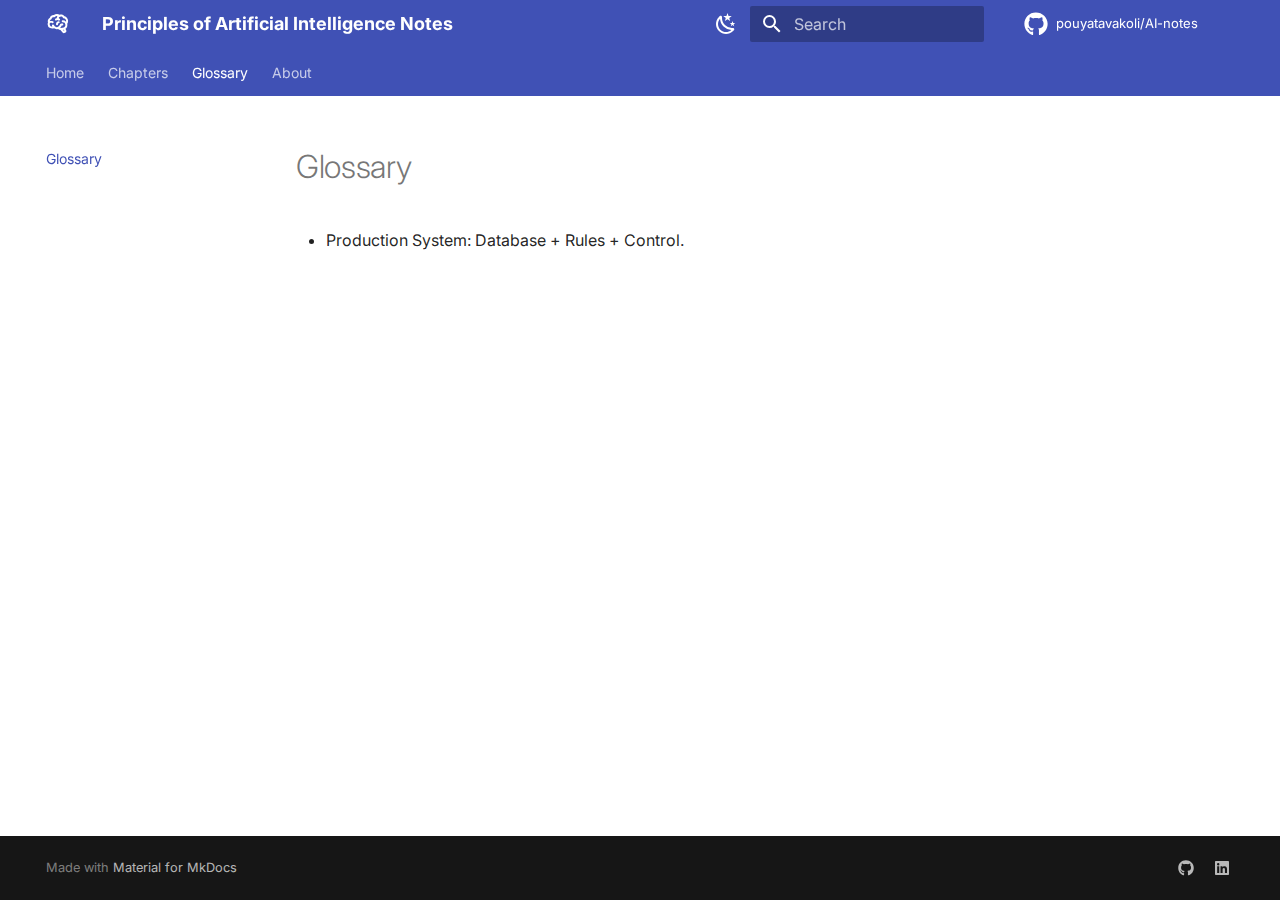
<file: summaries/glossary/index.html>
<!doctype html>
<html lang="en" class="no-js">
  <head>
    
      <meta charset="utf-8">
      <meta name="viewport" content="width=device-width,initial-scale=1">
      
        <meta name="description" content="Study notes based on Nils J. Nilsson">
      
      
        <meta name="author" content="Pouya">
      
      
      
        <link rel="prev" href="../../chapters/chapter2-search-and-control-strategies/">
      
      
        <link rel="next" href="../../about/">
      
      
      <link rel="icon" href="../../assets/images/favicon.png">
      <meta name="generator" content="mkdocs-1.6.1, mkdocs-material-9.6.22">
    
    
      
        <title>Glossary - Principles of Artificial Intelligence Notes</title>
      
    
    
      <link rel="stylesheet" href="../../assets/stylesheets/main.84d31ad4.min.css">
      
        
        <link rel="stylesheet" href="../../assets/stylesheets/palette.06af60db.min.css">
      
      


    
    
      
    
    
      
        
        
        <link rel="preconnect" href="https://fonts.gstatic.com" crossorigin>
        <link rel="stylesheet" href="https://fonts.googleapis.com/css?family=Inter:300,300i,400,400i,700,700i%7CFira+Code:400,400i,700,700i&display=fallback">
        <style>:root{--md-text-font:"Inter";--md-code-font:"Fira Code"}</style>
      
    
    
    <script>__md_scope=new URL("../..",location),__md_hash=e=>[...e].reduce(((e,_)=>(e<<5)-e+_.charCodeAt(0)),0),__md_get=(e,_=localStorage,t=__md_scope)=>JSON.parse(_.getItem(t.pathname+"."+e)),__md_set=(e,_,t=localStorage,a=__md_scope)=>{try{t.setItem(a.pathname+"."+e,JSON.stringify(_))}catch(e){}}</script>
    
      
  


  
  

<script id="__analytics">function __md_analytics(){function e(){dataLayer.push(arguments)}window.dataLayer=window.dataLayer||[],e("js",new Date),e("config","G-XXXXXXX"),document.addEventListener("DOMContentLoaded",(function(){document.forms.search&&document.forms.search.query.addEventListener("blur",(function(){this.value&&e("event","search",{search_term:this.value})}));document$.subscribe((function(){var t=document.forms.feedback;if(void 0!==t)for(var a of t.querySelectorAll("[type=submit]"))a.addEventListener("click",(function(a){a.preventDefault();var n=document.location.pathname,d=this.getAttribute("data-md-value");e("event","feedback",{page:n,data:d}),t.firstElementChild.disabled=!0;var r=t.querySelector(".md-feedback__note [data-md-value='"+d+"']");r&&(r.hidden=!1)})),t.hidden=!1})),location$.subscribe((function(t){e("config","G-XXXXXXX",{page_path:t.pathname})}))}));var t=document.createElement("script");t.async=!0,t.src="https://www.googletagmanager.com/gtag/js?id=G-XXXXXXX",document.getElementById("__analytics").insertAdjacentElement("afterEnd",t)}</script>
  
    <script>"undefined"!=typeof __md_analytics&&__md_analytics()</script>
  

    
    
    
  </head>
  
  
    
    
      
    
    
    
    
    <body dir="ltr" data-md-color-scheme="default" data-md-color-primary="indigo" data-md-color-accent="deep-purple">
  
    
    <input class="md-toggle" data-md-toggle="drawer" type="checkbox" id="__drawer" autocomplete="off">
    <input class="md-toggle" data-md-toggle="search" type="checkbox" id="__search" autocomplete="off">
    <label class="md-overlay" for="__drawer"></label>
    <div data-md-component="skip">
      
    </div>
    <div data-md-component="announce">
      
    </div>
    
    
      

<header class="md-header" data-md-component="header">
  <nav class="md-header__inner md-grid" aria-label="Header">
    <a href="../.." title="Principles of Artificial Intelligence Notes" class="md-header__button md-logo" aria-label="Principles of Artificial Intelligence Notes" data-md-component="logo">
      
  
  <svg xmlns="http://www.w3.org/2000/svg" viewBox="0 0 24 24"><path d="M21.33 12.91c.09 1.55-.62 3.04-1.89 3.95l.77 1.49c.23.45.26.98.06 1.45-.19.47-.58.84-1.06 1l-.79.25a1.687 1.687 0 0 1-1.86-.55L14.44 18c-.89-.15-1.73-.53-2.44-1.1-.5.15-1 .23-1.5.23-.88 0-1.76-.27-2.5-.79-.53.16-1.07.23-1.62.22-.79.01-1.57-.15-2.3-.45a4.1 4.1 0 0 1-2.43-3.61c-.08-.72.04-1.45.35-2.11-.29-.75-.32-1.57-.07-2.33C2.3 7.11 3 6.32 3.87 5.82c.58-1.69 2.21-2.82 4-2.7 1.6-1.5 4.05-1.66 5.83-.37.42-.11.86-.17 1.3-.17 1.36-.03 2.65.57 3.5 1.64 2.04.53 3.5 2.35 3.58 4.47.05 1.11-.25 2.2-.86 3.13.07.36.11.72.11 1.09m-5-1.41c.57.07 1.02.5 1.02 1.07a1 1 0 0 1-1 1h-.63c-.32.9-.88 1.69-1.62 2.29.25.09.51.14.77.21 5.13-.07 4.53-3.2 4.53-3.25a2.59 2.59 0 0 0-2.69-2.49 1 1 0 0 1-1-1 1 1 0 0 1 1-1c1.23.03 2.41.49 3.33 1.3.05-.29.08-.59.08-.89-.06-1.24-.62-2.32-2.87-2.53-1.25-2.96-4.4-1.32-4.4-.4-.03.23.21.72.25.75a1 1 0 0 1 1 1c0 .55-.45 1-1 1-.53-.02-1.03-.22-1.43-.56-.48.31-1.03.5-1.6.56-.57.05-1.04-.35-1.07-.9a.97.97 0 0 1 .88-1.1c.16-.02.94-.14.94-.77 0-.66.25-1.29.68-1.79-.92-.25-1.91.08-2.91 1.29C6.75 5 6 5.25 5.45 7.2 4.5 7.67 4 8 3.78 9c1.08-.22 2.19-.13 3.22.25.5.19.78.75.59 1.29-.19.52-.77.78-1.29.59-.73-.32-1.55-.34-2.3-.06-.32.27-.32.83-.32 1.27 0 .74.37 1.43 1 1.83.53.27 1.12.41 1.71.4q-.225-.39-.39-.81a1.038 1.038 0 0 1 1.96-.68c.4 1.14 1.42 1.92 2.62 2.05 1.37-.07 2.59-.88 3.19-2.13.23-1.38 1.34-1.5 2.56-1.5m2 7.47-.62-1.3-.71.16 1 1.25zm-4.65-8.61a1 1 0 0 0-.91-1.03c-.71-.04-1.4.2-1.93.67-.57.58-.87 1.38-.84 2.19a1 1 0 0 0 1 1c.57 0 1-.45 1-1 0-.27.07-.54.23-.76.12-.1.27-.15.43-.15.55.03 1.02-.38 1.02-.92"/></svg>

    </a>
    <label class="md-header__button md-icon" for="__drawer">
      
      <svg xmlns="http://www.w3.org/2000/svg" viewBox="0 0 24 24"><path d="M3 6h18v2H3zm0 5h18v2H3zm0 5h18v2H3z"/></svg>
    </label>
    <div class="md-header__title" data-md-component="header-title">
      <div class="md-header__ellipsis">
        <div class="md-header__topic">
          <span class="md-ellipsis">
            Principles of Artificial Intelligence Notes
          </span>
        </div>
        <div class="md-header__topic" data-md-component="header-topic">
          <span class="md-ellipsis">
            
              Glossary
            
          </span>
        </div>
      </div>
    </div>
    
      
        <form class="md-header__option" data-md-component="palette">
  
    
    
    
    <input class="md-option" data-md-color-media="" data-md-color-scheme="default" data-md-color-primary="indigo" data-md-color-accent="deep-purple"  aria-label="Switch to dark mode"  type="radio" name="__palette" id="__palette_0">
    
      <label class="md-header__button md-icon" title="Switch to dark mode" for="__palette_1" hidden>
        <svg xmlns="http://www.w3.org/2000/svg" viewBox="0 0 24 24"><path d="m17.75 4.09-2.53 1.94.91 3.06-2.63-1.81-2.63 1.81.91-3.06-2.53-1.94L12.44 4l1.06-3 1.06 3zm3.5 6.91-1.64 1.25.59 1.98-1.7-1.17-1.7 1.17.59-1.98L15.75 11l2.06-.05L18.5 9l.69 1.95zm-2.28 4.95c.83-.08 1.72 1.1 1.19 1.85-.32.45-.66.87-1.08 1.27C15.17 23 8.84 23 4.94 19.07c-3.91-3.9-3.91-10.24 0-14.14.4-.4.82-.76 1.27-1.08.75-.53 1.93.36 1.85 1.19-.27 2.86.69 5.83 2.89 8.02a9.96 9.96 0 0 0 8.02 2.89m-1.64 2.02a12.08 12.08 0 0 1-7.8-3.47c-2.17-2.19-3.33-5-3.49-7.82-2.81 3.14-2.7 7.96.31 10.98 3.02 3.01 7.84 3.12 10.98.31"/></svg>
      </label>
    
  
    
    
    
    <input class="md-option" data-md-color-media="" data-md-color-scheme="slate" data-md-color-primary="indigo" data-md-color-accent="lime"  aria-label="Switch to light mode"  type="radio" name="__palette" id="__palette_1">
    
      <label class="md-header__button md-icon" title="Switch to light mode" for="__palette_0" hidden>
        <svg xmlns="http://www.w3.org/2000/svg" viewBox="0 0 24 24"><path d="M12 7a5 5 0 0 1 5 5 5 5 0 0 1-5 5 5 5 0 0 1-5-5 5 5 0 0 1 5-5m0 2a3 3 0 0 0-3 3 3 3 0 0 0 3 3 3 3 0 0 0 3-3 3 3 0 0 0-3-3m0-7 2.39 3.42C13.65 5.15 12.84 5 12 5s-1.65.15-2.39.42zM3.34 7l4.16-.35A7.2 7.2 0 0 0 5.94 8.5c-.44.74-.69 1.5-.83 2.29zm.02 10 1.76-3.77a7.131 7.131 0 0 0 2.38 4.14zM20.65 7l-1.77 3.79a7.02 7.02 0 0 0-2.38-4.15zm-.01 10-4.14.36c.59-.51 1.12-1.14 1.54-1.86.42-.73.69-1.5.83-2.29zM12 22l-2.41-3.44c.74.27 1.55.44 2.41.44.82 0 1.63-.17 2.37-.44z"/></svg>
      </label>
    
  
</form>
      
    
    
      <script>var palette=__md_get("__palette");if(palette&&palette.color){if("(prefers-color-scheme)"===palette.color.media){var media=matchMedia("(prefers-color-scheme: light)"),input=document.querySelector(media.matches?"[data-md-color-media='(prefers-color-scheme: light)']":"[data-md-color-media='(prefers-color-scheme: dark)']");palette.color.media=input.getAttribute("data-md-color-media"),palette.color.scheme=input.getAttribute("data-md-color-scheme"),palette.color.primary=input.getAttribute("data-md-color-primary"),palette.color.accent=input.getAttribute("data-md-color-accent")}for(var[key,value]of Object.entries(palette.color))document.body.setAttribute("data-md-color-"+key,value)}</script>
    
    
    
      
      
        <label class="md-header__button md-icon" for="__search">
          
          <svg xmlns="http://www.w3.org/2000/svg" viewBox="0 0 24 24"><path d="M9.5 3A6.5 6.5 0 0 1 16 9.5c0 1.61-.59 3.09-1.56 4.23l.27.27h.79l5 5-1.5 1.5-5-5v-.79l-.27-.27A6.52 6.52 0 0 1 9.5 16 6.5 6.5 0 0 1 3 9.5 6.5 6.5 0 0 1 9.5 3m0 2C7 5 5 7 5 9.5S7 14 9.5 14 14 12 14 9.5 12 5 9.5 5"/></svg>
        </label>
        <div class="md-search" data-md-component="search" role="dialog">
  <label class="md-search__overlay" for="__search"></label>
  <div class="md-search__inner" role="search">
    <form class="md-search__form" name="search">
      <input type="text" class="md-search__input" name="query" aria-label="Search" placeholder="Search" autocapitalize="off" autocorrect="off" autocomplete="off" spellcheck="false" data-md-component="search-query" required>
      <label class="md-search__icon md-icon" for="__search">
        
        <svg xmlns="http://www.w3.org/2000/svg" viewBox="0 0 24 24"><path d="M9.5 3A6.5 6.5 0 0 1 16 9.5c0 1.61-.59 3.09-1.56 4.23l.27.27h.79l5 5-1.5 1.5-5-5v-.79l-.27-.27A6.52 6.52 0 0 1 9.5 16 6.5 6.5 0 0 1 3 9.5 6.5 6.5 0 0 1 9.5 3m0 2C7 5 5 7 5 9.5S7 14 9.5 14 14 12 14 9.5 12 5 9.5 5"/></svg>
        
        <svg xmlns="http://www.w3.org/2000/svg" viewBox="0 0 24 24"><path d="M20 11v2H8l5.5 5.5-1.42 1.42L4.16 12l7.92-7.92L13.5 5.5 8 11z"/></svg>
      </label>
      <nav class="md-search__options" aria-label="Search">
        
        <button type="reset" class="md-search__icon md-icon" title="Clear" aria-label="Clear" tabindex="-1">
          
          <svg xmlns="http://www.w3.org/2000/svg" viewBox="0 0 24 24"><path d="M19 6.41 17.59 5 12 10.59 6.41 5 5 6.41 10.59 12 5 17.59 6.41 19 12 13.41 17.59 19 19 17.59 13.41 12z"/></svg>
        </button>
      </nav>
      
        <div class="md-search__suggest" data-md-component="search-suggest"></div>
      
    </form>
    <div class="md-search__output">
      <div class="md-search__scrollwrap" tabindex="0" data-md-scrollfix>
        <div class="md-search-result" data-md-component="search-result">
          <div class="md-search-result__meta">
            Initializing search
          </div>
          <ol class="md-search-result__list" role="presentation"></ol>
        </div>
      </div>
    </div>
  </div>
</div>
      
    
    
      <div class="md-header__source">
        <a href="https://github.com/pouyatavakoli/AI-notes" title="Go to repository" class="md-source" data-md-component="source">
  <div class="md-source__icon md-icon">
    
    <svg xmlns="http://www.w3.org/2000/svg" viewBox="0 0 512 512"><!--! Font Awesome Free 7.1.0 by @fontawesome - https://fontawesome.com License - https://fontawesome.com/license/free (Icons: CC BY 4.0, Fonts: SIL OFL 1.1, Code: MIT License) Copyright 2025 Fonticons, Inc.--><path d="M173.9 397.4c0 2-2.3 3.6-5.2 3.6-3.3.3-5.6-1.3-5.6-3.6 0-2 2.3-3.6 5.2-3.6 3-.3 5.6 1.3 5.6 3.6m-31.1-4.5c-.7 2 1.3 4.3 4.3 4.9 2.6 1 5.6 0 6.2-2s-1.3-4.3-4.3-5.2c-2.6-.7-5.5.3-6.2 2.3m44.2-1.7c-2.9.7-4.9 2.6-4.6 4.9.3 2 2.9 3.3 5.9 2.6 2.9-.7 4.9-2.6 4.6-4.6-.3-1.9-3-3.2-5.9-2.9M252.8 8C114.1 8 8 113.3 8 252c0 110.9 69.8 205.8 169.5 239.2 12.8 2.3 17.3-5.6 17.3-12.1 0-6.2-.3-40.4-.3-61.4 0 0-70 15-84.7-29.8 0 0-11.4-29.1-27.8-36.6 0 0-22.9-15.7 1.6-15.4 0 0 24.9 2 38.6 25.8 21.9 38.6 58.6 27.5 72.9 20.9 2.3-16 8.8-27.1 16-33.7-55.9-6.2-112.3-14.3-112.3-110.5 0-27.5 7.6-41.3 23.6-58.9-2.6-6.5-11.1-33.3 2.6-67.9 20.9-6.5 69 27 69 27 20-5.6 41.5-8.5 62.8-8.5s42.8 2.9 62.8 8.5c0 0 48.1-33.6 69-27 13.7 34.7 5.2 61.4 2.6 67.9 16 17.7 25.8 31.5 25.8 58.9 0 96.5-58.9 104.2-114.8 110.5 9.2 7.9 17 22.9 17 46.4 0 33.7-.3 75.4-.3 83.6 0 6.5 4.6 14.4 17.3 12.1C436.2 457.8 504 362.9 504 252 504 113.3 391.5 8 252.8 8M105.2 352.9c-1.3 1-1 3.3.7 5.2 1.6 1.6 3.9 2.3 5.2 1 1.3-1 1-3.3-.7-5.2-1.6-1.6-3.9-2.3-5.2-1m-10.8-8.1c-.7 1.3.3 2.9 2.3 3.9 1.6 1 3.6.7 4.3-.7.7-1.3-.3-2.9-2.3-3.9-2-.6-3.6-.3-4.3.7m32.4 35.6c-1.6 1.3-1 4.3 1.3 6.2 2.3 2.3 5.2 2.6 6.5 1 1.3-1.3.7-4.3-1.3-6.2-2.2-2.3-5.2-2.6-6.5-1m-11.4-14.7c-1.6 1-1.6 3.6 0 5.9s4.3 3.3 5.6 2.3c1.6-1.3 1.6-3.9 0-6.2-1.4-2.3-4-3.3-5.6-2"/></svg>
  </div>
  <div class="md-source__repository">
    pouyatavakoli/AI-notes
  </div>
</a>
      </div>
    
  </nav>
  
</header>
    
    <div class="md-container" data-md-component="container">
      
      
        
          
            
<nav class="md-tabs" aria-label="Tabs" data-md-component="tabs">
  <div class="md-grid">
    <ul class="md-tabs__list">
      
        
  
  
  
  
    <li class="md-tabs__item">
      <a href="../.." class="md-tabs__link">
        
  
  
    
  
  Home

      </a>
    </li>
  

      
        
  
  
  
  
    
    
      <li class="md-tabs__item">
        <a href="../../chapters/chapter1-production-systems/" class="md-tabs__link">
          
  
  
  Chapters

        </a>
      </li>
    
  

      
        
  
  
  
    
  
  
    <li class="md-tabs__item md-tabs__item--active">
      <a href="./" class="md-tabs__link">
        
  
  
    
  
  Glossary

      </a>
    </li>
  

      
        
  
  
  
  
    <li class="md-tabs__item">
      <a href="../../about/" class="md-tabs__link">
        
  
  
    
  
  About

      </a>
    </li>
  

      
    </ul>
  </div>
</nav>
          
        
      
      <main class="md-main" data-md-component="main">
        <div class="md-main__inner md-grid">
          
            
              
              <div class="md-sidebar md-sidebar--primary" data-md-component="sidebar" data-md-type="navigation" >
                <div class="md-sidebar__scrollwrap">
                  <div class="md-sidebar__inner">
                    


  


  

<nav class="md-nav md-nav--primary md-nav--lifted md-nav--integrated" aria-label="Navigation" data-md-level="0">
  <label class="md-nav__title" for="__drawer">
    <a href="../.." title="Principles of Artificial Intelligence Notes" class="md-nav__button md-logo" aria-label="Principles of Artificial Intelligence Notes" data-md-component="logo">
      
  
  <svg xmlns="http://www.w3.org/2000/svg" viewBox="0 0 24 24"><path d="M21.33 12.91c.09 1.55-.62 3.04-1.89 3.95l.77 1.49c.23.45.26.98.06 1.45-.19.47-.58.84-1.06 1l-.79.25a1.687 1.687 0 0 1-1.86-.55L14.44 18c-.89-.15-1.73-.53-2.44-1.1-.5.15-1 .23-1.5.23-.88 0-1.76-.27-2.5-.79-.53.16-1.07.23-1.62.22-.79.01-1.57-.15-2.3-.45a4.1 4.1 0 0 1-2.43-3.61c-.08-.72.04-1.45.35-2.11-.29-.75-.32-1.57-.07-2.33C2.3 7.11 3 6.32 3.87 5.82c.58-1.69 2.21-2.82 4-2.7 1.6-1.5 4.05-1.66 5.83-.37.42-.11.86-.17 1.3-.17 1.36-.03 2.65.57 3.5 1.64 2.04.53 3.5 2.35 3.58 4.47.05 1.11-.25 2.2-.86 3.13.07.36.11.72.11 1.09m-5-1.41c.57.07 1.02.5 1.02 1.07a1 1 0 0 1-1 1h-.63c-.32.9-.88 1.69-1.62 2.29.25.09.51.14.77.21 5.13-.07 4.53-3.2 4.53-3.25a2.59 2.59 0 0 0-2.69-2.49 1 1 0 0 1-1-1 1 1 0 0 1 1-1c1.23.03 2.41.49 3.33 1.3.05-.29.08-.59.08-.89-.06-1.24-.62-2.32-2.87-2.53-1.25-2.96-4.4-1.32-4.4-.4-.03.23.21.72.25.75a1 1 0 0 1 1 1c0 .55-.45 1-1 1-.53-.02-1.03-.22-1.43-.56-.48.31-1.03.5-1.6.56-.57.05-1.04-.35-1.07-.9a.97.97 0 0 1 .88-1.1c.16-.02.94-.14.94-.77 0-.66.25-1.29.68-1.79-.92-.25-1.91.08-2.91 1.29C6.75 5 6 5.25 5.45 7.2 4.5 7.67 4 8 3.78 9c1.08-.22 2.19-.13 3.22.25.5.19.78.75.59 1.29-.19.52-.77.78-1.29.59-.73-.32-1.55-.34-2.3-.06-.32.27-.32.83-.32 1.27 0 .74.37 1.43 1 1.83.53.27 1.12.41 1.71.4q-.225-.39-.39-.81a1.038 1.038 0 0 1 1.96-.68c.4 1.14 1.42 1.92 2.62 2.05 1.37-.07 2.59-.88 3.19-2.13.23-1.38 1.34-1.5 2.56-1.5m2 7.47-.62-1.3-.71.16 1 1.25zm-4.65-8.61a1 1 0 0 0-.91-1.03c-.71-.04-1.4.2-1.93.67-.57.58-.87 1.38-.84 2.19a1 1 0 0 0 1 1c.57 0 1-.45 1-1 0-.27.07-.54.23-.76.12-.1.27-.15.43-.15.55.03 1.02-.38 1.02-.92"/></svg>

    </a>
    Principles of Artificial Intelligence Notes
  </label>
  
    <div class="md-nav__source">
      <a href="https://github.com/pouyatavakoli/AI-notes" title="Go to repository" class="md-source" data-md-component="source">
  <div class="md-source__icon md-icon">
    
    <svg xmlns="http://www.w3.org/2000/svg" viewBox="0 0 512 512"><!--! Font Awesome Free 7.1.0 by @fontawesome - https://fontawesome.com License - https://fontawesome.com/license/free (Icons: CC BY 4.0, Fonts: SIL OFL 1.1, Code: MIT License) Copyright 2025 Fonticons, Inc.--><path d="M173.9 397.4c0 2-2.3 3.6-5.2 3.6-3.3.3-5.6-1.3-5.6-3.6 0-2 2.3-3.6 5.2-3.6 3-.3 5.6 1.3 5.6 3.6m-31.1-4.5c-.7 2 1.3 4.3 4.3 4.9 2.6 1 5.6 0 6.2-2s-1.3-4.3-4.3-5.2c-2.6-.7-5.5.3-6.2 2.3m44.2-1.7c-2.9.7-4.9 2.6-4.6 4.9.3 2 2.9 3.3 5.9 2.6 2.9-.7 4.9-2.6 4.6-4.6-.3-1.9-3-3.2-5.9-2.9M252.8 8C114.1 8 8 113.3 8 252c0 110.9 69.8 205.8 169.5 239.2 12.8 2.3 17.3-5.6 17.3-12.1 0-6.2-.3-40.4-.3-61.4 0 0-70 15-84.7-29.8 0 0-11.4-29.1-27.8-36.6 0 0-22.9-15.7 1.6-15.4 0 0 24.9 2 38.6 25.8 21.9 38.6 58.6 27.5 72.9 20.9 2.3-16 8.8-27.1 16-33.7-55.9-6.2-112.3-14.3-112.3-110.5 0-27.5 7.6-41.3 23.6-58.9-2.6-6.5-11.1-33.3 2.6-67.9 20.9-6.5 69 27 69 27 20-5.6 41.5-8.5 62.8-8.5s42.8 2.9 62.8 8.5c0 0 48.1-33.6 69-27 13.7 34.7 5.2 61.4 2.6 67.9 16 17.7 25.8 31.5 25.8 58.9 0 96.5-58.9 104.2-114.8 110.5 9.2 7.9 17 22.9 17 46.4 0 33.7-.3 75.4-.3 83.6 0 6.5 4.6 14.4 17.3 12.1C436.2 457.8 504 362.9 504 252 504 113.3 391.5 8 252.8 8M105.2 352.9c-1.3 1-1 3.3.7 5.2 1.6 1.6 3.9 2.3 5.2 1 1.3-1 1-3.3-.7-5.2-1.6-1.6-3.9-2.3-5.2-1m-10.8-8.1c-.7 1.3.3 2.9 2.3 3.9 1.6 1 3.6.7 4.3-.7.7-1.3-.3-2.9-2.3-3.9-2-.6-3.6-.3-4.3.7m32.4 35.6c-1.6 1.3-1 4.3 1.3 6.2 2.3 2.3 5.2 2.6 6.5 1 1.3-1.3.7-4.3-1.3-6.2-2.2-2.3-5.2-2.6-6.5-1m-11.4-14.7c-1.6 1-1.6 3.6 0 5.9s4.3 3.3 5.6 2.3c1.6-1.3 1.6-3.9 0-6.2-1.4-2.3-4-3.3-5.6-2"/></svg>
  </div>
  <div class="md-source__repository">
    pouyatavakoli/AI-notes
  </div>
</a>
    </div>
  
  <ul class="md-nav__list" data-md-scrollfix>
    
      
      
  
  
  
  
    <li class="md-nav__item">
      <a href="../.." class="md-nav__link">
        
  
  
  <span class="md-ellipsis">
    Home
    
  </span>
  

      </a>
    </li>
  

    
      
      
  
  
  
  
    
    
    
    
      
      
        
      
    
    
    <li class="md-nav__item md-nav__item--nested">
      
        
        
          
        
        <input class="md-nav__toggle md-toggle md-toggle--indeterminate" type="checkbox" id="__nav_2" >
        
          
          <label class="md-nav__link" for="__nav_2" id="__nav_2_label" tabindex="0">
            
  
  
  <span class="md-ellipsis">
    Chapters
    
  </span>
  

            <span class="md-nav__icon md-icon"></span>
          </label>
        
        <nav class="md-nav" data-md-level="1" aria-labelledby="__nav_2_label" aria-expanded="false">
          <label class="md-nav__title" for="__nav_2">
            <span class="md-nav__icon md-icon"></span>
            Chapters
          </label>
          <ul class="md-nav__list" data-md-scrollfix>
            
              
                
  
  
  
  
    <li class="md-nav__item">
      <a href="../../chapters/chapter1-production-systems/" class="md-nav__link">
        
  
  
  <span class="md-ellipsis">
    Chapter 1 - Production Systems
    
  </span>
  

      </a>
    </li>
  

              
            
              
                
  
  
  
  
    <li class="md-nav__item">
      <a href="../../chapters/chapter2-search-and-control-strategies/" class="md-nav__link">
        
  
  
  <span class="md-ellipsis">
    Chapter 2 - Search and Control Strategies
    
  </span>
  

      </a>
    </li>
  

              
            
          </ul>
        </nav>
      
    </li>
  

    
      
      
  
  
    
  
  
  
    <li class="md-nav__item md-nav__item--active">
      
      <input class="md-nav__toggle md-toggle" type="checkbox" id="__toc">
      
      
      
      <a href="./" class="md-nav__link md-nav__link--active">
        
  
  
  <span class="md-ellipsis">
    Glossary
    
  </span>
  

      </a>
      
    </li>
  

    
      
      
  
  
  
  
    <li class="md-nav__item">
      <a href="../../about/" class="md-nav__link">
        
  
  
  <span class="md-ellipsis">
    About
    
  </span>
  

      </a>
    </li>
  

    
  </ul>
</nav>
                  </div>
                </div>
              </div>
            
            
          
          
            <div class="md-content" data-md-component="content">
              <article class="md-content__inner md-typeset">
                
                  


  
  


  <h1>Glossary</h1>

<ul>
<li>Production System: Database + Rules + Control.</li>
</ul>









  




                
              </article>
            </div>
          
          
  <script>var tabs=__md_get("__tabs");if(Array.isArray(tabs))e:for(var set of document.querySelectorAll(".tabbed-set")){var labels=set.querySelector(".tabbed-labels");for(var tab of tabs)for(var label of labels.getElementsByTagName("label"))if(label.innerText.trim()===tab){var input=document.getElementById(label.htmlFor);input.checked=!0;continue e}}</script>

<script>var target=document.getElementById(location.hash.slice(1));target&&target.name&&(target.checked=target.name.startsWith("__tabbed_"))</script>
        </div>
        
          <button type="button" class="md-top md-icon" data-md-component="top" hidden>
  
  <svg xmlns="http://www.w3.org/2000/svg" viewBox="0 0 24 24"><path d="M13 20h-2V8l-5.5 5.5-1.42-1.42L12 4.16l7.92 7.92-1.42 1.42L13 8z"/></svg>
  Back to top
</button>
        
      </main>
      
        <footer class="md-footer">
  
  <div class="md-footer-meta md-typeset">
    <div class="md-footer-meta__inner md-grid">
      <div class="md-copyright">
  
  
    Made with
    <a href="https://squidfunk.github.io/mkdocs-material/" target="_blank" rel="noopener">
      Material for MkDocs
    </a>
  
</div>
      
        
<div class="md-social">
  
    
    
    
    
    <a href="https://github.com/pouyatavakoli" target="_blank" rel="noopener" title="GitHub" class="md-social__link">
      <svg xmlns="http://www.w3.org/2000/svg" viewBox="0 0 512 512"><!--! Font Awesome Free 7.1.0 by @fontawesome - https://fontawesome.com License - https://fontawesome.com/license/free (Icons: CC BY 4.0, Fonts: SIL OFL 1.1, Code: MIT License) Copyright 2025 Fonticons, Inc.--><path d="M173.9 397.4c0 2-2.3 3.6-5.2 3.6-3.3.3-5.6-1.3-5.6-3.6 0-2 2.3-3.6 5.2-3.6 3-.3 5.6 1.3 5.6 3.6m-31.1-4.5c-.7 2 1.3 4.3 4.3 4.9 2.6 1 5.6 0 6.2-2s-1.3-4.3-4.3-5.2c-2.6-.7-5.5.3-6.2 2.3m44.2-1.7c-2.9.7-4.9 2.6-4.6 4.9.3 2 2.9 3.3 5.9 2.6 2.9-.7 4.9-2.6 4.6-4.6-.3-1.9-3-3.2-5.9-2.9M252.8 8C114.1 8 8 113.3 8 252c0 110.9 69.8 205.8 169.5 239.2 12.8 2.3 17.3-5.6 17.3-12.1 0-6.2-.3-40.4-.3-61.4 0 0-70 15-84.7-29.8 0 0-11.4-29.1-27.8-36.6 0 0-22.9-15.7 1.6-15.4 0 0 24.9 2 38.6 25.8 21.9 38.6 58.6 27.5 72.9 20.9 2.3-16 8.8-27.1 16-33.7-55.9-6.2-112.3-14.3-112.3-110.5 0-27.5 7.6-41.3 23.6-58.9-2.6-6.5-11.1-33.3 2.6-67.9 20.9-6.5 69 27 69 27 20-5.6 41.5-8.5 62.8-8.5s42.8 2.9 62.8 8.5c0 0 48.1-33.6 69-27 13.7 34.7 5.2 61.4 2.6 67.9 16 17.7 25.8 31.5 25.8 58.9 0 96.5-58.9 104.2-114.8 110.5 9.2 7.9 17 22.9 17 46.4 0 33.7-.3 75.4-.3 83.6 0 6.5 4.6 14.4 17.3 12.1C436.2 457.8 504 362.9 504 252 504 113.3 391.5 8 252.8 8M105.2 352.9c-1.3 1-1 3.3.7 5.2 1.6 1.6 3.9 2.3 5.2 1 1.3-1 1-3.3-.7-5.2-1.6-1.6-3.9-2.3-5.2-1m-10.8-8.1c-.7 1.3.3 2.9 2.3 3.9 1.6 1 3.6.7 4.3-.7.7-1.3-.3-2.9-2.3-3.9-2-.6-3.6-.3-4.3.7m32.4 35.6c-1.6 1.3-1 4.3 1.3 6.2 2.3 2.3 5.2 2.6 6.5 1 1.3-1.3.7-4.3-1.3-6.2-2.2-2.3-5.2-2.6-6.5-1m-11.4-14.7c-1.6 1-1.6 3.6 0 5.9s4.3 3.3 5.6 2.3c1.6-1.3 1.6-3.9 0-6.2-1.4-2.3-4-3.3-5.6-2"/></svg>
    </a>
  
    
    
    
    
    <a href="www.linkedin.com/in/pouya-t/" target="_blank" rel="noopener" title="LinkedIn" class="md-social__link">
      <svg xmlns="http://www.w3.org/2000/svg" viewBox="0 0 448 512"><!--! Font Awesome Free 7.1.0 by @fontawesome - https://fontawesome.com License - https://fontawesome.com/license/free (Icons: CC BY 4.0, Fonts: SIL OFL 1.1, Code: MIT License) Copyright 2025 Fonticons, Inc.--><path d="M416 32H31.9C14.3 32 0 46.5 0 64.3v383.4C0 465.5 14.3 480 31.9 480H416c17.6 0 32-14.5 32-32.3V64.3c0-17.8-14.4-32.3-32-32.3M135.4 416H69V202.2h66.5V416zM102.2 96a38.5 38.5 0 1 1 0 77 38.5 38.5 0 1 1 0-77m282.1 320h-66.4V312c0-24.8-.5-56.7-34.5-56.7-34.6 0-39.9 27-39.9 54.9V416h-66.4V202.2h63.7v29.2h.9c8.9-16.8 30.6-34.5 62.9-34.5 67.2 0 79.7 44.3 79.7 101.9z"/></svg>
    </a>
  
</div>
      
    </div>
  </div>
</footer>
      
    </div>
    <div class="md-dialog" data-md-component="dialog">
      <div class="md-dialog__inner md-typeset"></div>
    </div>
    
    
    
      
      <script id="__config" type="application/json">{"base": "../..", "features": ["navigation.instant", "navigation.tabs", "navigation.sections", "navigation.expand", "toc.integrate", "content.code.copy", "content.tabs.link", "content.tooltips", "search.suggest", "search.highlight", "header.autohide", "navigation.top"], "search": "../../assets/javascripts/workers/search.973d3a69.min.js", "tags": null, "translations": {"clipboard.copied": "Copied to clipboard", "clipboard.copy": "Copy to clipboard", "search.result.more.one": "1 more on this page", "search.result.more.other": "# more on this page", "search.result.none": "No matching documents", "search.result.one": "1 matching document", "search.result.other": "# matching documents", "search.result.placeholder": "Type to start searching", "search.result.term.missing": "Missing", "select.version": "Select version"}, "version": null}</script>
    
    
      <script src="../../assets/javascripts/bundle.f55a23d4.min.js"></script>
      
    
  </body>
</html>
</file>
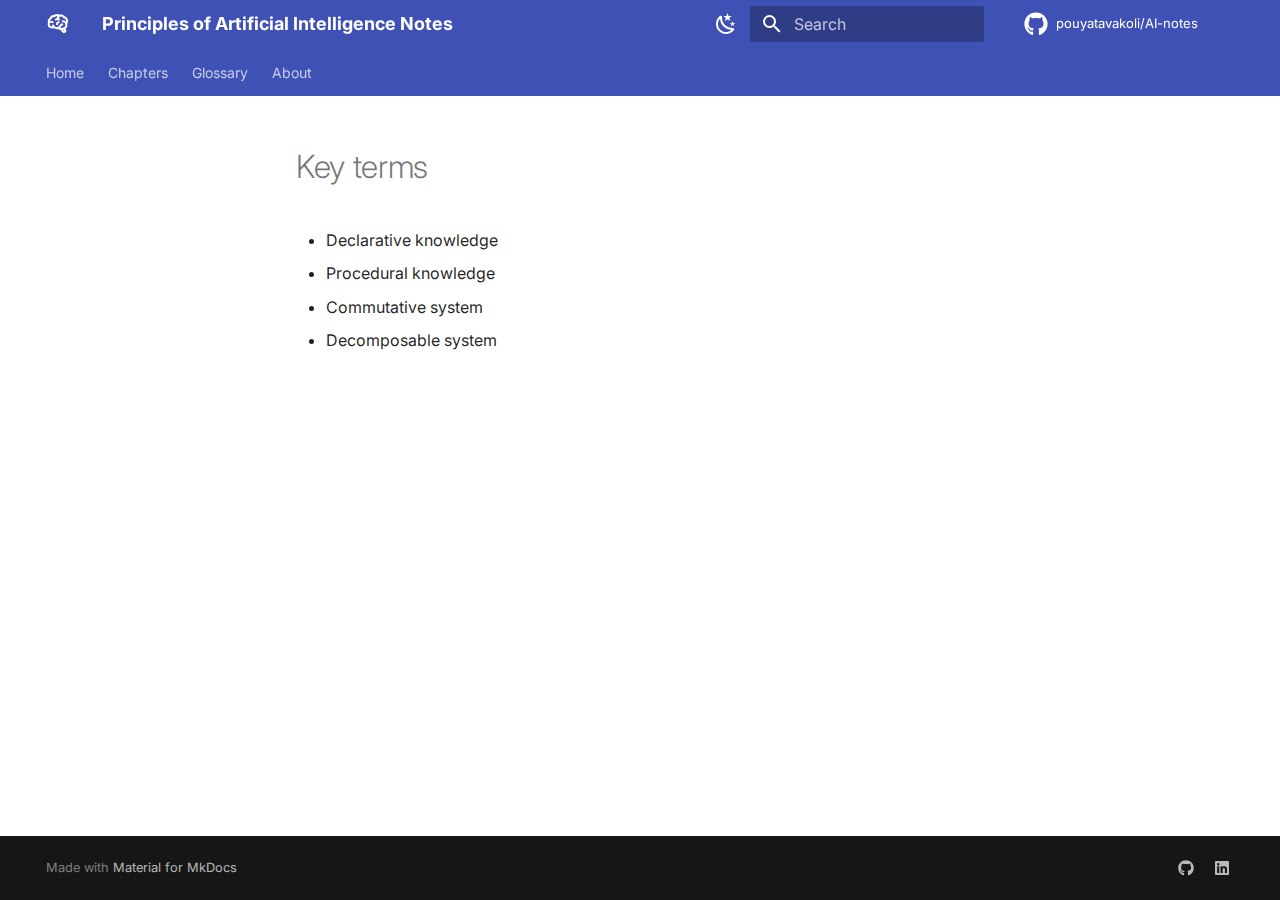
<file: summaries/key-terms/index.html>
<!doctype html>
<html lang="en" class="no-js">
  <head>
    
      <meta charset="utf-8">
      <meta name="viewport" content="width=device-width,initial-scale=1">
      
        <meta name="description" content="Study notes based on Nils J. Nilsson">
      
      
        <meta name="author" content="Pouya">
      
      
      
      
      
      <link rel="icon" href="../../assets/images/favicon.png">
      <meta name="generator" content="mkdocs-1.6.1, mkdocs-material-9.6.22">
    
    
      
        <title>Key terms - Principles of Artificial Intelligence Notes</title>
      
    
    
      <link rel="stylesheet" href="../../assets/stylesheets/main.84d31ad4.min.css">
      
        
        <link rel="stylesheet" href="../../assets/stylesheets/palette.06af60db.min.css">
      
      


    
    
      
    
    
      
        
        
        <link rel="preconnect" href="https://fonts.gstatic.com" crossorigin>
        <link rel="stylesheet" href="https://fonts.googleapis.com/css?family=Inter:300,300i,400,400i,700,700i%7CFira+Code:400,400i,700,700i&display=fallback">
        <style>:root{--md-text-font:"Inter";--md-code-font:"Fira Code"}</style>
      
    
    
    <script>__md_scope=new URL("../..",location),__md_hash=e=>[...e].reduce(((e,_)=>(e<<5)-e+_.charCodeAt(0)),0),__md_get=(e,_=localStorage,t=__md_scope)=>JSON.parse(_.getItem(t.pathname+"."+e)),__md_set=(e,_,t=localStorage,a=__md_scope)=>{try{t.setItem(a.pathname+"."+e,JSON.stringify(_))}catch(e){}}</script>
    
      
  


  
  

<script id="__analytics">function __md_analytics(){function e(){dataLayer.push(arguments)}window.dataLayer=window.dataLayer||[],e("js",new Date),e("config","G-XXXXXXX"),document.addEventListener("DOMContentLoaded",(function(){document.forms.search&&document.forms.search.query.addEventListener("blur",(function(){this.value&&e("event","search",{search_term:this.value})}));document$.subscribe((function(){var t=document.forms.feedback;if(void 0!==t)for(var a of t.querySelectorAll("[type=submit]"))a.addEventListener("click",(function(a){a.preventDefault();var n=document.location.pathname,d=this.getAttribute("data-md-value");e("event","feedback",{page:n,data:d}),t.firstElementChild.disabled=!0;var r=t.querySelector(".md-feedback__note [data-md-value='"+d+"']");r&&(r.hidden=!1)})),t.hidden=!1})),location$.subscribe((function(t){e("config","G-XXXXXXX",{page_path:t.pathname})}))}));var t=document.createElement("script");t.async=!0,t.src="https://www.googletagmanager.com/gtag/js?id=G-XXXXXXX",document.getElementById("__analytics").insertAdjacentElement("afterEnd",t)}</script>
  
    <script>"undefined"!=typeof __md_analytics&&__md_analytics()</script>
  

    
    
    
  </head>
  
  
    
    
      
    
    
    
    
    <body dir="ltr" data-md-color-scheme="default" data-md-color-primary="indigo" data-md-color-accent="deep-purple">
  
    
    <input class="md-toggle" data-md-toggle="drawer" type="checkbox" id="__drawer" autocomplete="off">
    <input class="md-toggle" data-md-toggle="search" type="checkbox" id="__search" autocomplete="off">
    <label class="md-overlay" for="__drawer"></label>
    <div data-md-component="skip">
      
    </div>
    <div data-md-component="announce">
      
    </div>
    
    
      

<header class="md-header" data-md-component="header">
  <nav class="md-header__inner md-grid" aria-label="Header">
    <a href="../.." title="Principles of Artificial Intelligence Notes" class="md-header__button md-logo" aria-label="Principles of Artificial Intelligence Notes" data-md-component="logo">
      
  
  <svg xmlns="http://www.w3.org/2000/svg" viewBox="0 0 24 24"><path d="M21.33 12.91c.09 1.55-.62 3.04-1.89 3.95l.77 1.49c.23.45.26.98.06 1.45-.19.47-.58.84-1.06 1l-.79.25a1.687 1.687 0 0 1-1.86-.55L14.44 18c-.89-.15-1.73-.53-2.44-1.1-.5.15-1 .23-1.5.23-.88 0-1.76-.27-2.5-.79-.53.16-1.07.23-1.62.22-.79.01-1.57-.15-2.3-.45a4.1 4.1 0 0 1-2.43-3.61c-.08-.72.04-1.45.35-2.11-.29-.75-.32-1.57-.07-2.33C2.3 7.11 3 6.32 3.87 5.82c.58-1.69 2.21-2.82 4-2.7 1.6-1.5 4.05-1.66 5.83-.37.42-.11.86-.17 1.3-.17 1.36-.03 2.65.57 3.5 1.64 2.04.53 3.5 2.35 3.58 4.47.05 1.11-.25 2.2-.86 3.13.07.36.11.72.11 1.09m-5-1.41c.57.07 1.02.5 1.02 1.07a1 1 0 0 1-1 1h-.63c-.32.9-.88 1.69-1.62 2.29.25.09.51.14.77.21 5.13-.07 4.53-3.2 4.53-3.25a2.59 2.59 0 0 0-2.69-2.49 1 1 0 0 1-1-1 1 1 0 0 1 1-1c1.23.03 2.41.49 3.33 1.3.05-.29.08-.59.08-.89-.06-1.24-.62-2.32-2.87-2.53-1.25-2.96-4.4-1.32-4.4-.4-.03.23.21.72.25.75a1 1 0 0 1 1 1c0 .55-.45 1-1 1-.53-.02-1.03-.22-1.43-.56-.48.31-1.03.5-1.6.56-.57.05-1.04-.35-1.07-.9a.97.97 0 0 1 .88-1.1c.16-.02.94-.14.94-.77 0-.66.25-1.29.68-1.79-.92-.25-1.91.08-2.91 1.29C6.75 5 6 5.25 5.45 7.2 4.5 7.67 4 8 3.78 9c1.08-.22 2.19-.13 3.22.25.5.19.78.75.59 1.29-.19.52-.77.78-1.29.59-.73-.32-1.55-.34-2.3-.06-.32.27-.32.83-.32 1.27 0 .74.37 1.43 1 1.83.53.27 1.12.41 1.71.4q-.225-.39-.39-.81a1.038 1.038 0 0 1 1.96-.68c.4 1.14 1.42 1.92 2.62 2.05 1.37-.07 2.59-.88 3.19-2.13.23-1.38 1.34-1.5 2.56-1.5m2 7.47-.62-1.3-.71.16 1 1.25zm-4.65-8.61a1 1 0 0 0-.91-1.03c-.71-.04-1.4.2-1.93.67-.57.58-.87 1.38-.84 2.19a1 1 0 0 0 1 1c.57 0 1-.45 1-1 0-.27.07-.54.23-.76.12-.1.27-.15.43-.15.55.03 1.02-.38 1.02-.92"/></svg>

    </a>
    <label class="md-header__button md-icon" for="__drawer">
      
      <svg xmlns="http://www.w3.org/2000/svg" viewBox="0 0 24 24"><path d="M3 6h18v2H3zm0 5h18v2H3zm0 5h18v2H3z"/></svg>
    </label>
    <div class="md-header__title" data-md-component="header-title">
      <div class="md-header__ellipsis">
        <div class="md-header__topic">
          <span class="md-ellipsis">
            Principles of Artificial Intelligence Notes
          </span>
        </div>
        <div class="md-header__topic" data-md-component="header-topic">
          <span class="md-ellipsis">
            
              Key terms
            
          </span>
        </div>
      </div>
    </div>
    
      
        <form class="md-header__option" data-md-component="palette">
  
    
    
    
    <input class="md-option" data-md-color-media="" data-md-color-scheme="default" data-md-color-primary="indigo" data-md-color-accent="deep-purple"  aria-label="Switch to dark mode"  type="radio" name="__palette" id="__palette_0">
    
      <label class="md-header__button md-icon" title="Switch to dark mode" for="__palette_1" hidden>
        <svg xmlns="http://www.w3.org/2000/svg" viewBox="0 0 24 24"><path d="m17.75 4.09-2.53 1.94.91 3.06-2.63-1.81-2.63 1.81.91-3.06-2.53-1.94L12.44 4l1.06-3 1.06 3zm3.5 6.91-1.64 1.25.59 1.98-1.7-1.17-1.7 1.17.59-1.98L15.75 11l2.06-.05L18.5 9l.69 1.95zm-2.28 4.95c.83-.08 1.72 1.1 1.19 1.85-.32.45-.66.87-1.08 1.27C15.17 23 8.84 23 4.94 19.07c-3.91-3.9-3.91-10.24 0-14.14.4-.4.82-.76 1.27-1.08.75-.53 1.93.36 1.85 1.19-.27 2.86.69 5.83 2.89 8.02a9.96 9.96 0 0 0 8.02 2.89m-1.64 2.02a12.08 12.08 0 0 1-7.8-3.47c-2.17-2.19-3.33-5-3.49-7.82-2.81 3.14-2.7 7.96.31 10.98 3.02 3.01 7.84 3.12 10.98.31"/></svg>
      </label>
    
  
    
    
    
    <input class="md-option" data-md-color-media="" data-md-color-scheme="slate" data-md-color-primary="indigo" data-md-color-accent="lime"  aria-label="Switch to light mode"  type="radio" name="__palette" id="__palette_1">
    
      <label class="md-header__button md-icon" title="Switch to light mode" for="__palette_0" hidden>
        <svg xmlns="http://www.w3.org/2000/svg" viewBox="0 0 24 24"><path d="M12 7a5 5 0 0 1 5 5 5 5 0 0 1-5 5 5 5 0 0 1-5-5 5 5 0 0 1 5-5m0 2a3 3 0 0 0-3 3 3 3 0 0 0 3 3 3 3 0 0 0 3-3 3 3 0 0 0-3-3m0-7 2.39 3.42C13.65 5.15 12.84 5 12 5s-1.65.15-2.39.42zM3.34 7l4.16-.35A7.2 7.2 0 0 0 5.94 8.5c-.44.74-.69 1.5-.83 2.29zm.02 10 1.76-3.77a7.131 7.131 0 0 0 2.38 4.14zM20.65 7l-1.77 3.79a7.02 7.02 0 0 0-2.38-4.15zm-.01 10-4.14.36c.59-.51 1.12-1.14 1.54-1.86.42-.73.69-1.5.83-2.29zM12 22l-2.41-3.44c.74.27 1.55.44 2.41.44.82 0 1.63-.17 2.37-.44z"/></svg>
      </label>
    
  
</form>
      
    
    
      <script>var palette=__md_get("__palette");if(palette&&palette.color){if("(prefers-color-scheme)"===palette.color.media){var media=matchMedia("(prefers-color-scheme: light)"),input=document.querySelector(media.matches?"[data-md-color-media='(prefers-color-scheme: light)']":"[data-md-color-media='(prefers-color-scheme: dark)']");palette.color.media=input.getAttribute("data-md-color-media"),palette.color.scheme=input.getAttribute("data-md-color-scheme"),palette.color.primary=input.getAttribute("data-md-color-primary"),palette.color.accent=input.getAttribute("data-md-color-accent")}for(var[key,value]of Object.entries(palette.color))document.body.setAttribute("data-md-color-"+key,value)}</script>
    
    
    
      
      
        <label class="md-header__button md-icon" for="__search">
          
          <svg xmlns="http://www.w3.org/2000/svg" viewBox="0 0 24 24"><path d="M9.5 3A6.5 6.5 0 0 1 16 9.5c0 1.61-.59 3.09-1.56 4.23l.27.27h.79l5 5-1.5 1.5-5-5v-.79l-.27-.27A6.52 6.52 0 0 1 9.5 16 6.5 6.5 0 0 1 3 9.5 6.5 6.5 0 0 1 9.5 3m0 2C7 5 5 7 5 9.5S7 14 9.5 14 14 12 14 9.5 12 5 9.5 5"/></svg>
        </label>
        <div class="md-search" data-md-component="search" role="dialog">
  <label class="md-search__overlay" for="__search"></label>
  <div class="md-search__inner" role="search">
    <form class="md-search__form" name="search">
      <input type="text" class="md-search__input" name="query" aria-label="Search" placeholder="Search" autocapitalize="off" autocorrect="off" autocomplete="off" spellcheck="false" data-md-component="search-query" required>
      <label class="md-search__icon md-icon" for="__search">
        
        <svg xmlns="http://www.w3.org/2000/svg" viewBox="0 0 24 24"><path d="M9.5 3A6.5 6.5 0 0 1 16 9.5c0 1.61-.59 3.09-1.56 4.23l.27.27h.79l5 5-1.5 1.5-5-5v-.79l-.27-.27A6.52 6.52 0 0 1 9.5 16 6.5 6.5 0 0 1 3 9.5 6.5 6.5 0 0 1 9.5 3m0 2C7 5 5 7 5 9.5S7 14 9.5 14 14 12 14 9.5 12 5 9.5 5"/></svg>
        
        <svg xmlns="http://www.w3.org/2000/svg" viewBox="0 0 24 24"><path d="M20 11v2H8l5.5 5.5-1.42 1.42L4.16 12l7.92-7.92L13.5 5.5 8 11z"/></svg>
      </label>
      <nav class="md-search__options" aria-label="Search">
        
        <button type="reset" class="md-search__icon md-icon" title="Clear" aria-label="Clear" tabindex="-1">
          
          <svg xmlns="http://www.w3.org/2000/svg" viewBox="0 0 24 24"><path d="M19 6.41 17.59 5 12 10.59 6.41 5 5 6.41 10.59 12 5 17.59 6.41 19 12 13.41 17.59 19 19 17.59 13.41 12z"/></svg>
        </button>
      </nav>
      
        <div class="md-search__suggest" data-md-component="search-suggest"></div>
      
    </form>
    <div class="md-search__output">
      <div class="md-search__scrollwrap" tabindex="0" data-md-scrollfix>
        <div class="md-search-result" data-md-component="search-result">
          <div class="md-search-result__meta">
            Initializing search
          </div>
          <ol class="md-search-result__list" role="presentation"></ol>
        </div>
      </div>
    </div>
  </div>
</div>
      
    
    
      <div class="md-header__source">
        <a href="https://github.com/pouyatavakoli/AI-notes" title="Go to repository" class="md-source" data-md-component="source">
  <div class="md-source__icon md-icon">
    
    <svg xmlns="http://www.w3.org/2000/svg" viewBox="0 0 512 512"><!--! Font Awesome Free 7.1.0 by @fontawesome - https://fontawesome.com License - https://fontawesome.com/license/free (Icons: CC BY 4.0, Fonts: SIL OFL 1.1, Code: MIT License) Copyright 2025 Fonticons, Inc.--><path d="M173.9 397.4c0 2-2.3 3.6-5.2 3.6-3.3.3-5.6-1.3-5.6-3.6 0-2 2.3-3.6 5.2-3.6 3-.3 5.6 1.3 5.6 3.6m-31.1-4.5c-.7 2 1.3 4.3 4.3 4.9 2.6 1 5.6 0 6.2-2s-1.3-4.3-4.3-5.2c-2.6-.7-5.5.3-6.2 2.3m44.2-1.7c-2.9.7-4.9 2.6-4.6 4.9.3 2 2.9 3.3 5.9 2.6 2.9-.7 4.9-2.6 4.6-4.6-.3-1.9-3-3.2-5.9-2.9M252.8 8C114.1 8 8 113.3 8 252c0 110.9 69.8 205.8 169.5 239.2 12.8 2.3 17.3-5.6 17.3-12.1 0-6.2-.3-40.4-.3-61.4 0 0-70 15-84.7-29.8 0 0-11.4-29.1-27.8-36.6 0 0-22.9-15.7 1.6-15.4 0 0 24.9 2 38.6 25.8 21.9 38.6 58.6 27.5 72.9 20.9 2.3-16 8.8-27.1 16-33.7-55.9-6.2-112.3-14.3-112.3-110.5 0-27.5 7.6-41.3 23.6-58.9-2.6-6.5-11.1-33.3 2.6-67.9 20.9-6.5 69 27 69 27 20-5.6 41.5-8.5 62.8-8.5s42.8 2.9 62.8 8.5c0 0 48.1-33.6 69-27 13.7 34.7 5.2 61.4 2.6 67.9 16 17.7 25.8 31.5 25.8 58.9 0 96.5-58.9 104.2-114.8 110.5 9.2 7.9 17 22.9 17 46.4 0 33.7-.3 75.4-.3 83.6 0 6.5 4.6 14.4 17.3 12.1C436.2 457.8 504 362.9 504 252 504 113.3 391.5 8 252.8 8M105.2 352.9c-1.3 1-1 3.3.7 5.2 1.6 1.6 3.9 2.3 5.2 1 1.3-1 1-3.3-.7-5.2-1.6-1.6-3.9-2.3-5.2-1m-10.8-8.1c-.7 1.3.3 2.9 2.3 3.9 1.6 1 3.6.7 4.3-.7.7-1.3-.3-2.9-2.3-3.9-2-.6-3.6-.3-4.3.7m32.4 35.6c-1.6 1.3-1 4.3 1.3 6.2 2.3 2.3 5.2 2.6 6.5 1 1.3-1.3.7-4.3-1.3-6.2-2.2-2.3-5.2-2.6-6.5-1m-11.4-14.7c-1.6 1-1.6 3.6 0 5.9s4.3 3.3 5.6 2.3c1.6-1.3 1.6-3.9 0-6.2-1.4-2.3-4-3.3-5.6-2"/></svg>
  </div>
  <div class="md-source__repository">
    pouyatavakoli/AI-notes
  </div>
</a>
      </div>
    
  </nav>
  
</header>
    
    <div class="md-container" data-md-component="container">
      
      
        
          
            
<nav class="md-tabs" aria-label="Tabs" data-md-component="tabs">
  <div class="md-grid">
    <ul class="md-tabs__list">
      
        
  
  
  
  
    <li class="md-tabs__item">
      <a href="../.." class="md-tabs__link">
        
  
  
    
  
  Home

      </a>
    </li>
  

      
        
  
  
  
  
    
    
      <li class="md-tabs__item">
        <a href="../../chapters/chapter1-production-systems/" class="md-tabs__link">
          
  
  
  Chapters

        </a>
      </li>
    
  

      
        
  
  
  
  
    <li class="md-tabs__item">
      <a href="../glossary/" class="md-tabs__link">
        
  
  
    
  
  Glossary

      </a>
    </li>
  

      
        
  
  
  
  
    <li class="md-tabs__item">
      <a href="../../about/" class="md-tabs__link">
        
  
  
    
  
  About

      </a>
    </li>
  

      
    </ul>
  </div>
</nav>
          
        
      
      <main class="md-main" data-md-component="main">
        <div class="md-main__inner md-grid">
          
            
              
              <div class="md-sidebar md-sidebar--primary" data-md-component="sidebar" data-md-type="navigation" >
                <div class="md-sidebar__scrollwrap">
                  <div class="md-sidebar__inner">
                    


  


  

<nav class="md-nav md-nav--primary md-nav--lifted md-nav--integrated" aria-label="Navigation" data-md-level="0">
  <label class="md-nav__title" for="__drawer">
    <a href="../.." title="Principles of Artificial Intelligence Notes" class="md-nav__button md-logo" aria-label="Principles of Artificial Intelligence Notes" data-md-component="logo">
      
  
  <svg xmlns="http://www.w3.org/2000/svg" viewBox="0 0 24 24"><path d="M21.33 12.91c.09 1.55-.62 3.04-1.89 3.95l.77 1.49c.23.45.26.98.06 1.45-.19.47-.58.84-1.06 1l-.79.25a1.687 1.687 0 0 1-1.86-.55L14.44 18c-.89-.15-1.73-.53-2.44-1.1-.5.15-1 .23-1.5.23-.88 0-1.76-.27-2.5-.79-.53.16-1.07.23-1.62.22-.79.01-1.57-.15-2.3-.45a4.1 4.1 0 0 1-2.43-3.61c-.08-.72.04-1.45.35-2.11-.29-.75-.32-1.57-.07-2.33C2.3 7.11 3 6.32 3.87 5.82c.58-1.69 2.21-2.82 4-2.7 1.6-1.5 4.05-1.66 5.83-.37.42-.11.86-.17 1.3-.17 1.36-.03 2.65.57 3.5 1.64 2.04.53 3.5 2.35 3.58 4.47.05 1.11-.25 2.2-.86 3.13.07.36.11.72.11 1.09m-5-1.41c.57.07 1.02.5 1.02 1.07a1 1 0 0 1-1 1h-.63c-.32.9-.88 1.69-1.62 2.29.25.09.51.14.77.21 5.13-.07 4.53-3.2 4.53-3.25a2.59 2.59 0 0 0-2.69-2.49 1 1 0 0 1-1-1 1 1 0 0 1 1-1c1.23.03 2.41.49 3.33 1.3.05-.29.08-.59.08-.89-.06-1.24-.62-2.32-2.87-2.53-1.25-2.96-4.4-1.32-4.4-.4-.03.23.21.72.25.75a1 1 0 0 1 1 1c0 .55-.45 1-1 1-.53-.02-1.03-.22-1.43-.56-.48.31-1.03.5-1.6.56-.57.05-1.04-.35-1.07-.9a.97.97 0 0 1 .88-1.1c.16-.02.94-.14.94-.77 0-.66.25-1.29.68-1.79-.92-.25-1.91.08-2.91 1.29C6.75 5 6 5.25 5.45 7.2 4.5 7.67 4 8 3.78 9c1.08-.22 2.19-.13 3.22.25.5.19.78.75.59 1.29-.19.52-.77.78-1.29.59-.73-.32-1.55-.34-2.3-.06-.32.27-.32.83-.32 1.27 0 .74.37 1.43 1 1.83.53.27 1.12.41 1.71.4q-.225-.39-.39-.81a1.038 1.038 0 0 1 1.96-.68c.4 1.14 1.42 1.92 2.62 2.05 1.37-.07 2.59-.88 3.19-2.13.23-1.38 1.34-1.5 2.56-1.5m2 7.47-.62-1.3-.71.16 1 1.25zm-4.65-8.61a1 1 0 0 0-.91-1.03c-.71-.04-1.4.2-1.93.67-.57.58-.87 1.38-.84 2.19a1 1 0 0 0 1 1c.57 0 1-.45 1-1 0-.27.07-.54.23-.76.12-.1.27-.15.43-.15.55.03 1.02-.38 1.02-.92"/></svg>

    </a>
    Principles of Artificial Intelligence Notes
  </label>
  
    <div class="md-nav__source">
      <a href="https://github.com/pouyatavakoli/AI-notes" title="Go to repository" class="md-source" data-md-component="source">
  <div class="md-source__icon md-icon">
    
    <svg xmlns="http://www.w3.org/2000/svg" viewBox="0 0 512 512"><!--! Font Awesome Free 7.1.0 by @fontawesome - https://fontawesome.com License - https://fontawesome.com/license/free (Icons: CC BY 4.0, Fonts: SIL OFL 1.1, Code: MIT License) Copyright 2025 Fonticons, Inc.--><path d="M173.9 397.4c0 2-2.3 3.6-5.2 3.6-3.3.3-5.6-1.3-5.6-3.6 0-2 2.3-3.6 5.2-3.6 3-.3 5.6 1.3 5.6 3.6m-31.1-4.5c-.7 2 1.3 4.3 4.3 4.9 2.6 1 5.6 0 6.2-2s-1.3-4.3-4.3-5.2c-2.6-.7-5.5.3-6.2 2.3m44.2-1.7c-2.9.7-4.9 2.6-4.6 4.9.3 2 2.9 3.3 5.9 2.6 2.9-.7 4.9-2.6 4.6-4.6-.3-1.9-3-3.2-5.9-2.9M252.8 8C114.1 8 8 113.3 8 252c0 110.9 69.8 205.8 169.5 239.2 12.8 2.3 17.3-5.6 17.3-12.1 0-6.2-.3-40.4-.3-61.4 0 0-70 15-84.7-29.8 0 0-11.4-29.1-27.8-36.6 0 0-22.9-15.7 1.6-15.4 0 0 24.9 2 38.6 25.8 21.9 38.6 58.6 27.5 72.9 20.9 2.3-16 8.8-27.1 16-33.7-55.9-6.2-112.3-14.3-112.3-110.5 0-27.5 7.6-41.3 23.6-58.9-2.6-6.5-11.1-33.3 2.6-67.9 20.9-6.5 69 27 69 27 20-5.6 41.5-8.5 62.8-8.5s42.8 2.9 62.8 8.5c0 0 48.1-33.6 69-27 13.7 34.7 5.2 61.4 2.6 67.9 16 17.7 25.8 31.5 25.8 58.9 0 96.5-58.9 104.2-114.8 110.5 9.2 7.9 17 22.9 17 46.4 0 33.7-.3 75.4-.3 83.6 0 6.5 4.6 14.4 17.3 12.1C436.2 457.8 504 362.9 504 252 504 113.3 391.5 8 252.8 8M105.2 352.9c-1.3 1-1 3.3.7 5.2 1.6 1.6 3.9 2.3 5.2 1 1.3-1 1-3.3-.7-5.2-1.6-1.6-3.9-2.3-5.2-1m-10.8-8.1c-.7 1.3.3 2.9 2.3 3.9 1.6 1 3.6.7 4.3-.7.7-1.3-.3-2.9-2.3-3.9-2-.6-3.6-.3-4.3.7m32.4 35.6c-1.6 1.3-1 4.3 1.3 6.2 2.3 2.3 5.2 2.6 6.5 1 1.3-1.3.7-4.3-1.3-6.2-2.2-2.3-5.2-2.6-6.5-1m-11.4-14.7c-1.6 1-1.6 3.6 0 5.9s4.3 3.3 5.6 2.3c1.6-1.3 1.6-3.9 0-6.2-1.4-2.3-4-3.3-5.6-2"/></svg>
  </div>
  <div class="md-source__repository">
    pouyatavakoli/AI-notes
  </div>
</a>
    </div>
  
  <ul class="md-nav__list" data-md-scrollfix>
    
      
      
  
  
  
  
    <li class="md-nav__item">
      <a href="../.." class="md-nav__link">
        
  
  
  <span class="md-ellipsis">
    Home
    
  </span>
  

      </a>
    </li>
  

    
      
      
  
  
  
  
    
    
    
    
      
      
        
      
    
    
    <li class="md-nav__item md-nav__item--nested">
      
        
        
          
        
        <input class="md-nav__toggle md-toggle md-toggle--indeterminate" type="checkbox" id="__nav_2" >
        
          
          <label class="md-nav__link" for="__nav_2" id="__nav_2_label" tabindex="0">
            
  
  
  <span class="md-ellipsis">
    Chapters
    
  </span>
  

            <span class="md-nav__icon md-icon"></span>
          </label>
        
        <nav class="md-nav" data-md-level="1" aria-labelledby="__nav_2_label" aria-expanded="false">
          <label class="md-nav__title" for="__nav_2">
            <span class="md-nav__icon md-icon"></span>
            Chapters
          </label>
          <ul class="md-nav__list" data-md-scrollfix>
            
              
                
  
  
  
  
    <li class="md-nav__item">
      <a href="../../chapters/chapter1-production-systems/" class="md-nav__link">
        
  
  
  <span class="md-ellipsis">
    Chapter 1 - Production Systems
    
  </span>
  

      </a>
    </li>
  

              
            
              
                
  
  
  
  
    <li class="md-nav__item">
      <a href="../../chapters/chapter2-search-and-control-strategies/" class="md-nav__link">
        
  
  
  <span class="md-ellipsis">
    Chapter 2 - Search and Control Strategies
    
  </span>
  

      </a>
    </li>
  

              
            
          </ul>
        </nav>
      
    </li>
  

    
      
      
  
  
  
  
    <li class="md-nav__item">
      <a href="../glossary/" class="md-nav__link">
        
  
  
  <span class="md-ellipsis">
    Glossary
    
  </span>
  

      </a>
    </li>
  

    
      
      
  
  
  
  
    <li class="md-nav__item">
      <a href="../../about/" class="md-nav__link">
        
  
  
  <span class="md-ellipsis">
    About
    
  </span>
  

      </a>
    </li>
  

    
  </ul>
</nav>
                  </div>
                </div>
              </div>
            
            
          
          
            <div class="md-content" data-md-component="content">
              <article class="md-content__inner md-typeset">
                
                  


  
  


  <h1>Key terms</h1>

<ul>
<li>Declarative knowledge</li>
<li>Procedural knowledge</li>
<li>Commutative system</li>
<li>Decomposable system</li>
</ul>









  




                
              </article>
            </div>
          
          
  <script>var tabs=__md_get("__tabs");if(Array.isArray(tabs))e:for(var set of document.querySelectorAll(".tabbed-set")){var labels=set.querySelector(".tabbed-labels");for(var tab of tabs)for(var label of labels.getElementsByTagName("label"))if(label.innerText.trim()===tab){var input=document.getElementById(label.htmlFor);input.checked=!0;continue e}}</script>

<script>var target=document.getElementById(location.hash.slice(1));target&&target.name&&(target.checked=target.name.startsWith("__tabbed_"))</script>
        </div>
        
          <button type="button" class="md-top md-icon" data-md-component="top" hidden>
  
  <svg xmlns="http://www.w3.org/2000/svg" viewBox="0 0 24 24"><path d="M13 20h-2V8l-5.5 5.5-1.42-1.42L12 4.16l7.92 7.92-1.42 1.42L13 8z"/></svg>
  Back to top
</button>
        
      </main>
      
        <footer class="md-footer">
  
  <div class="md-footer-meta md-typeset">
    <div class="md-footer-meta__inner md-grid">
      <div class="md-copyright">
  
  
    Made with
    <a href="https://squidfunk.github.io/mkdocs-material/" target="_blank" rel="noopener">
      Material for MkDocs
    </a>
  
</div>
      
        
<div class="md-social">
  
    
    
    
    
    <a href="https://github.com/pouyatavakoli" target="_blank" rel="noopener" title="GitHub" class="md-social__link">
      <svg xmlns="http://www.w3.org/2000/svg" viewBox="0 0 512 512"><!--! Font Awesome Free 7.1.0 by @fontawesome - https://fontawesome.com License - https://fontawesome.com/license/free (Icons: CC BY 4.0, Fonts: SIL OFL 1.1, Code: MIT License) Copyright 2025 Fonticons, Inc.--><path d="M173.9 397.4c0 2-2.3 3.6-5.2 3.6-3.3.3-5.6-1.3-5.6-3.6 0-2 2.3-3.6 5.2-3.6 3-.3 5.6 1.3 5.6 3.6m-31.1-4.5c-.7 2 1.3 4.3 4.3 4.9 2.6 1 5.6 0 6.2-2s-1.3-4.3-4.3-5.2c-2.6-.7-5.5.3-6.2 2.3m44.2-1.7c-2.9.7-4.9 2.6-4.6 4.9.3 2 2.9 3.3 5.9 2.6 2.9-.7 4.9-2.6 4.6-4.6-.3-1.9-3-3.2-5.9-2.9M252.8 8C114.1 8 8 113.3 8 252c0 110.9 69.8 205.8 169.5 239.2 12.8 2.3 17.3-5.6 17.3-12.1 0-6.2-.3-40.4-.3-61.4 0 0-70 15-84.7-29.8 0 0-11.4-29.1-27.8-36.6 0 0-22.9-15.7 1.6-15.4 0 0 24.9 2 38.6 25.8 21.9 38.6 58.6 27.5 72.9 20.9 2.3-16 8.8-27.1 16-33.7-55.9-6.2-112.3-14.3-112.3-110.5 0-27.5 7.6-41.3 23.6-58.9-2.6-6.5-11.1-33.3 2.6-67.9 20.9-6.5 69 27 69 27 20-5.6 41.5-8.5 62.8-8.5s42.8 2.9 62.8 8.5c0 0 48.1-33.6 69-27 13.7 34.7 5.2 61.4 2.6 67.9 16 17.7 25.8 31.5 25.8 58.9 0 96.5-58.9 104.2-114.8 110.5 9.2 7.9 17 22.9 17 46.4 0 33.7-.3 75.4-.3 83.6 0 6.5 4.6 14.4 17.3 12.1C436.2 457.8 504 362.9 504 252 504 113.3 391.5 8 252.8 8M105.2 352.9c-1.3 1-1 3.3.7 5.2 1.6 1.6 3.9 2.3 5.2 1 1.3-1 1-3.3-.7-5.2-1.6-1.6-3.9-2.3-5.2-1m-10.8-8.1c-.7 1.3.3 2.9 2.3 3.9 1.6 1 3.6.7 4.3-.7.7-1.3-.3-2.9-2.3-3.9-2-.6-3.6-.3-4.3.7m32.4 35.6c-1.6 1.3-1 4.3 1.3 6.2 2.3 2.3 5.2 2.6 6.5 1 1.3-1.3.7-4.3-1.3-6.2-2.2-2.3-5.2-2.6-6.5-1m-11.4-14.7c-1.6 1-1.6 3.6 0 5.9s4.3 3.3 5.6 2.3c1.6-1.3 1.6-3.9 0-6.2-1.4-2.3-4-3.3-5.6-2"/></svg>
    </a>
  
    
    
    
    
    <a href="www.linkedin.com/in/pouya-t/" target="_blank" rel="noopener" title="LinkedIn" class="md-social__link">
      <svg xmlns="http://www.w3.org/2000/svg" viewBox="0 0 448 512"><!--! Font Awesome Free 7.1.0 by @fontawesome - https://fontawesome.com License - https://fontawesome.com/license/free (Icons: CC BY 4.0, Fonts: SIL OFL 1.1, Code: MIT License) Copyright 2025 Fonticons, Inc.--><path d="M416 32H31.9C14.3 32 0 46.5 0 64.3v383.4C0 465.5 14.3 480 31.9 480H416c17.6 0 32-14.5 32-32.3V64.3c0-17.8-14.4-32.3-32-32.3M135.4 416H69V202.2h66.5V416zM102.2 96a38.5 38.5 0 1 1 0 77 38.5 38.5 0 1 1 0-77m282.1 320h-66.4V312c0-24.8-.5-56.7-34.5-56.7-34.6 0-39.9 27-39.9 54.9V416h-66.4V202.2h63.7v29.2h.9c8.9-16.8 30.6-34.5 62.9-34.5 67.2 0 79.7 44.3 79.7 101.9z"/></svg>
    </a>
  
</div>
      
    </div>
  </div>
</footer>
      
    </div>
    <div class="md-dialog" data-md-component="dialog">
      <div class="md-dialog__inner md-typeset"></div>
    </div>
    
    
    
      
      <script id="__config" type="application/json">{"base": "../..", "features": ["navigation.instant", "navigation.tabs", "navigation.sections", "navigation.expand", "toc.integrate", "content.code.copy", "content.tabs.link", "content.tooltips", "search.suggest", "search.highlight", "header.autohide", "navigation.top"], "search": "../../assets/javascripts/workers/search.973d3a69.min.js", "tags": null, "translations": {"clipboard.copied": "Copied to clipboard", "clipboard.copy": "Copy to clipboard", "search.result.more.one": "1 more on this page", "search.result.more.other": "# more on this page", "search.result.none": "No matching documents", "search.result.one": "1 matching document", "search.result.other": "# matching documents", "search.result.placeholder": "Type to start searching", "search.result.term.missing": "Missing", "select.version": "Select version"}, "version": null}</script>
    
    
      <script src="../../assets/javascripts/bundle.f55a23d4.min.js"></script>
      
    
  </body>
</html>
</file>
<file: styles/extra.css>
/* ─────────────────────────────────────────────
   Elegant minimal theme inspired by top open-source docs
   ───────────────────────────────────────────── */

/* --- Body text and layout --- */
.md-content {
  max-width: 900px;
  margin: 0 auto;
  padding: 1rem 2rem;
  font-size: 1.06rem;
  line-height: 1.75;
  letter-spacing: 0.01em;
}

/* --- Headings --- */
.md-content h1 {
  margin-top: 2rem;
  margin-bottom: 1.5rem;
  font-weight: 700;
}

.md-content h2 {
  margin-top: 2.5rem;
  margin-bottom: 1rem;
  border-bottom: 2px solid var(--md-default-fg-color--lightest);
  padding-bottom: 0.3rem;
  font-weight: 600;
}

.md-content h3 {
  margin-top: 2rem;
  margin-bottom: 0.8rem;
  font-weight: 600;
  color: var(--md-primary-fg-color);
}

/* --- Paragraphs --- */
.md-typeset p {
  text-align: justify;
  text-indent: 1.2em;
  margin-bottom: 1.2rem;
}

/* --- Lists --- */
.md-typeset ul,
.md-typeset ol {
  margin: 0.6rem 0 1.2rem 0;
  padding-left: 1.8rem;
}

.md-typeset li {
  margin-bottom: 0.4rem;
}

/* --- Code blocks --- */
.md-typeset pre code {
  background-color: rgba(20, 20, 20, 0.9);
  border-radius: 0.6rem;
  padding: 1rem;
  font-size: 0.95em;
  overflow-x: auto;
}

/* --- Inline code --- */
code {
  background-color: rgba(99, 99, 99, 0.1);
  border-radius: 0.3rem;
  padding: 0.15em 0.35em;
  font-size: 0.93em;
}

/* --- Admonitions --- */
.md-typeset .admonition {
  border-left: 4px solid var(--md-accent-fg-color);
  background-color: rgba(var(--md-accent-fg-color-rgb), 0.05);
  padding: 0.8rem 1.2rem;
  margin: 1.5rem 0;
  border-radius: 0.6rem;
}

/* --- Blockquotes --- */
blockquote {
  border-left: 4px solid var(--md-primary-fg-color);
  padding-left: 1rem;
  margin: 1.5rem 0;
  color: var(--md-default-fg-color--light);
  font-style: italic;
}

/* --- Links --- */
.md-typeset a {
  color: var(--md-primary-fg-color);
  text-decoration: none;
  transition: color 0.2s ease;
}

.md-typeset a:hover {
  color: var(--md-primary-fg-color--dark);
  text-decoration: underline;
}

/* --- Sidebar transition --- */
.md-nav__list,
.md-nav__links {
  transition: transform 0.3s ease, opacity 0.3s ease;
}

/* --- Dark mode tweaks --- */
[data-md-color-scheme="slate"] code {
  background-color: rgba(255, 255, 255, 0.08);
}

/* --- Responsive layout --- */
@media (max-width: 768px) {
  .md-content {
    padding: 1rem;
  }
  code {
    font-size: 0.9em;
  }
}
</file>
<file: assets/stylesheets/main.84d31ad4.min.css>
@charset "UTF-8";html{-webkit-text-size-adjust:none;-moz-text-size-adjust:none;text-size-adjust:none;box-sizing:border-box}*,:after,:before{box-sizing:inherit}@media (prefers-reduced-motion){*,:after,:before{transition:none!important}}body{margin:0}a,button,input,label{-webkit-tap-highlight-color:transparent}a{color:inherit;text-decoration:none}hr{border:0;box-sizing:initial;display:block;height:.05rem;overflow:visible;padding:0}small{font-size:80%}sub,sup{line-height:1em}img{border-style:none}table{border-collapse:initial;border-spacing:0}td,th{font-weight:400;vertical-align:top}button{background:#0000;border:0;font-family:inherit;font-size:inherit;margin:0;padding:0}input{border:0;outline:none}:root{--md-primary-fg-color:#4051b5;--md-primary-fg-color--light:#5d6cc0;--md-primary-fg-color--dark:#303fa1;--md-primary-bg-color:#fff;--md-primary-bg-color--light:#ffffffb3;--md-accent-fg-color:#526cfe;--md-accent-fg-color--transparent:#526cfe1a;--md-accent-bg-color:#fff;--md-accent-bg-color--light:#ffffffb3}[data-md-color-scheme=default]{color-scheme:light}[data-md-color-scheme=default] img[src$="#gh-dark-mode-only"],[data-md-color-scheme=default] img[src$="#only-dark"]{display:none}:root,[data-md-color-scheme=default]{--md-hue:225deg;--md-default-fg-color:#000000de;--md-default-fg-color--light:#0000008a;--md-default-fg-color--lighter:#00000052;--md-default-fg-color--lightest:#00000012;--md-default-bg-color:#fff;--md-default-bg-color--light:#ffffffb3;--md-default-bg-color--lighter:#ffffff4d;--md-default-bg-color--lightest:#ffffff1f;--md-code-fg-color:#36464e;--md-code-bg-color:#f5f5f5;--md-code-hl-color:#4287ff;--md-code-hl-color--light:#4287ff1a;--md-code-hl-number-color:#d52a2a;--md-code-hl-special-color:#db1457;--md-code-hl-function-color:#a846b9;--md-code-hl-constant-color:#6e59d9;--md-code-hl-keyword-color:#3f6ec6;--md-code-hl-string-color:#1c7d4d;--md-code-hl-name-color:var(--md-code-fg-color);--md-code-hl-operator-color:var(--md-default-fg-color--light);--md-code-hl-punctuation-color:var(--md-default-fg-color--light);--md-code-hl-comment-color:var(--md-default-fg-color--light);--md-code-hl-generic-color:var(--md-default-fg-color--light);--md-code-hl-variable-color:var(--md-default-fg-color--light);--md-typeset-color:var(--md-default-fg-color);--md-typeset-a-color:var(--md-primary-fg-color);--md-typeset-del-color:#f5503d26;--md-typeset-ins-color:#0bd57026;--md-typeset-kbd-color:#fafafa;--md-typeset-kbd-accent-color:#fff;--md-typeset-kbd-border-color:#b8b8b8;--md-typeset-mark-color:#ffff0080;--md-typeset-table-color:#0000001f;--md-typeset-table-color--light:rgba(0,0,0,.035);--md-admonition-fg-color:var(--md-default-fg-color);--md-admonition-bg-color:var(--md-default-bg-color);--md-warning-fg-color:#000000de;--md-warning-bg-color:#ff9;--md-footer-fg-color:#fff;--md-footer-fg-color--light:#ffffffb3;--md-footer-fg-color--lighter:#ffffff73;--md-footer-bg-color:#000000de;--md-footer-bg-color--dark:#00000052;--md-shadow-z1:0 0.2rem 0.5rem #0000000d,0 0 0.05rem #0000001a;--md-shadow-z2:0 0.2rem 0.5rem #0000001a,0 0 0.05rem #00000040;--md-shadow-z3:0 0.2rem 0.5rem #0003,0 0 0.05rem #00000059}.md-icon svg{fill:currentcolor;display:block;height:1.2rem;width:1.2rem}body{-webkit-font-smoothing:antialiased;-moz-osx-font-smoothing:grayscale;--md-text-font-family:var(--md-text-font,_),-apple-system,BlinkMacSystemFont,Helvetica,Arial,sans-serif;--md-code-font-family:var(--md-code-font,_),SFMono-Regular,Consolas,Menlo,monospace}aside,body,input{font-feature-settings:"kern","liga";color:var(--md-typeset-color);font-family:var(--md-text-font-family)}code,kbd,pre{font-feature-settings:"kern";font-family:var(--md-code-font-family)}:root{--md-typeset-table-sort-icon:url('data:image/svg+xml;charset=utf-8,<svg xmlns="http://www.w3.org/2000/svg" viewBox="0 0 24 24"><path d="m18 21-4-4h3V7h-3l4-4 4 4h-3v10h3M2 19v-2h10v2M2 13v-2h7v2M2 7V5h4v2z"/></svg>');--md-typeset-table-sort-icon--asc:url('data:image/svg+xml;charset=utf-8,<svg xmlns="http://www.w3.org/2000/svg" viewBox="0 0 24 24"><path d="M19 17h3l-4 4-4-4h3V3h2M2 17h10v2H2M6 5v2H2V5m0 6h7v2H2z"/></svg>');--md-typeset-table-sort-icon--desc:url('data:image/svg+xml;charset=utf-8,<svg xmlns="http://www.w3.org/2000/svg" viewBox="0 0 24 24"><path d="M19 7h3l-4-4-4 4h3v14h2M2 17h10v2H2M6 5v2H2V5m0 6h7v2H2z"/></svg>')}.md-typeset{-webkit-print-color-adjust:exact;color-adjust:exact;font-size:.8rem;line-height:1.6;overflow-wrap:break-word}@media print{.md-typeset{font-size:.68rem}}.md-typeset blockquote,.md-typeset dl,.md-typeset figure,.md-typeset ol,.md-typeset pre,.md-typeset ul{margin-bottom:1em;margin-top:1em}.md-typeset h1{color:var(--md-default-fg-color--light);font-size:2em;line-height:1.3;margin:0 0 1.25em}.md-typeset h1,.md-typeset h2{font-weight:300;letter-spacing:-.01em}.md-typeset h2{font-size:1.5625em;line-height:1.4;margin:1.6em 0 .64em}.md-typeset h3{font-size:1.25em;font-weight:400;letter-spacing:-.01em;line-height:1.5;margin:1.6em 0 .8em}.md-typeset h2+h3{margin-top:.8em}.md-typeset h4{font-weight:700;letter-spacing:-.01em;margin:1em 0}.md-typeset h5,.md-typeset h6{color:var(--md-default-fg-color--light);font-size:.8em;font-weight:700;letter-spacing:-.01em;margin:1.25em 0}.md-typeset h5{text-transform:uppercase}.md-typeset h5 code{text-transform:none}.md-typeset hr{border-bottom:.05rem solid var(--md-default-fg-color--lightest);display:flow-root;margin:1.5em 0}.md-typeset a{color:var(--md-typeset-a-color);word-break:break-word}.md-typeset a,.md-typeset a:before{transition:color 125ms}.md-typeset a:focus,.md-typeset a:hover{color:var(--md-accent-fg-color)}.md-typeset a:focus code,.md-typeset a:hover code{background-color:var(--md-accent-fg-color--transparent)}.md-typeset a code{color:currentcolor;transition:background-color 125ms}.md-typeset a.focus-visible{outline-color:var(--md-accent-fg-color);outline-offset:.2rem}.md-typeset code,.md-typeset kbd,.md-typeset pre{color:var(--md-code-fg-color);direction:ltr;font-variant-ligatures:none}@media print{.md-typeset code,.md-typeset kbd,.md-typeset pre{white-space:pre-wrap}}.md-typeset code{background-color:var(--md-code-bg-color);border-radius:.1rem;-webkit-box-decoration-break:clone;box-decoration-break:clone;font-size:.85em;padding:0 .2941176471em;word-break:break-word}.md-typeset code:not(.focus-visible){-webkit-tap-highlight-color:transparent;outline:none}.md-typeset pre{display:flow-root;line-height:1.4;position:relative}.md-typeset pre>code{-webkit-box-decoration-break:slice;box-decoration-break:slice;box-shadow:none;display:block;margin:0;outline-color:var(--md-accent-fg-color);overflow:auto;padding:.7720588235em 1.1764705882em;scrollbar-color:var(--md-default-fg-color--lighter) #0000;scrollbar-width:thin;touch-action:auto;word-break:normal}.md-typeset pre>code:hover{scrollbar-color:var(--md-accent-fg-color) #0000}.md-typeset pre>code::-webkit-scrollbar{height:.2rem;width:.2rem}.md-typeset pre>code::-webkit-scrollbar-thumb{background-color:var(--md-default-fg-color--lighter)}.md-typeset pre>code::-webkit-scrollbar-thumb:hover{background-color:var(--md-accent-fg-color)}.md-typeset kbd{background-color:var(--md-typeset-kbd-color);border-radius:.1rem;box-shadow:0 .1rem 0 .05rem var(--md-typeset-kbd-border-color),0 .1rem 0 var(--md-typeset-kbd-border-color),0 -.1rem .2rem var(--md-typeset-kbd-accent-color) inset;color:var(--md-default-fg-color);display:inline-block;font-size:.75em;padding:0 .6666666667em;vertical-align:text-top;word-break:break-word}.md-typeset mark{background-color:var(--md-typeset-mark-color);-webkit-box-decoration-break:clone;box-decoration-break:clone;color:inherit;word-break:break-word}.md-typeset abbr{border-bottom:.05rem dotted var(--md-default-fg-color--light);cursor:help;text-decoration:none}.md-typeset small{opacity:.75}[dir=ltr] .md-typeset sub,[dir=ltr] .md-typeset sup{margin-left:.078125em}[dir=rtl] .md-typeset sub,[dir=rtl] .md-typeset sup{margin-right:.078125em}[dir=ltr] .md-typeset blockquote{padding-left:.6rem}[dir=rtl] .md-typeset blockquote{padding-right:.6rem}[dir=ltr] .md-typeset blockquote{border-left:.2rem solid var(--md-default-fg-color--lighter)}[dir=rtl] .md-typeset blockquote{border-right:.2rem solid var(--md-default-fg-color--lighter)}.md-typeset blockquote{color:var(--md-default-fg-color--light);margin-left:0;margin-right:0}.md-typeset ul{list-style-type:disc}.md-typeset ul[type]{list-style-type:revert-layer}[dir=ltr] .md-typeset ol,[dir=ltr] .md-typeset ul{margin-left:.625em}[dir=rtl] .md-typeset ol,[dir=rtl] .md-typeset ul{margin-right:.625em}.md-typeset ol,.md-typeset ul{padding:0}.md-typeset ol:not([hidden]),.md-typeset ul:not([hidden]){display:flow-root}.md-typeset ol ol,.md-typeset ul ol{list-style-type:lower-alpha}.md-typeset ol ol ol,.md-typeset ul ol ol{list-style-type:lower-roman}.md-typeset ol ol ol ol,.md-typeset ul ol ol ol{list-style-type:upper-alpha}.md-typeset ol ol ol ol ol,.md-typeset ul ol ol ol ol{list-style-type:upper-roman}.md-typeset ol[type],.md-typeset ul[type]{list-style-type:revert-layer}[dir=ltr] .md-typeset ol li,[dir=ltr] .md-typeset ul li{margin-left:1.25em}[dir=rtl] .md-typeset ol li,[dir=rtl] .md-typeset ul li{margin-right:1.25em}.md-typeset ol li,.md-typeset ul li{margin-bottom:.5em}.md-typeset ol li blockquote,.md-typeset ol li p,.md-typeset ul li blockquote,.md-typeset ul li p{margin:.5em 0}.md-typeset ol li:last-child,.md-typeset ul li:last-child{margin-bottom:0}[dir=ltr] .md-typeset ol li ol,[dir=ltr] .md-typeset ol li ul,[dir=ltr] .md-typeset ul li ol,[dir=ltr] .md-typeset ul li ul{margin-left:.625em}[dir=rtl] .md-typeset ol li ol,[dir=rtl] .md-typeset ol li ul,[dir=rtl] .md-typeset ul li ol,[dir=rtl] .md-typeset ul li ul{margin-right:.625em}.md-typeset ol li ol,.md-typeset ol li ul,.md-typeset ul li ol,.md-typeset ul li ul{margin-bottom:.5em;margin-top:.5em}[dir=ltr] .md-typeset dd{margin-left:1.875em}[dir=rtl] .md-typeset dd{margin-right:1.875em}.md-typeset dd{margin-bottom:1.5em;margin-top:1em}.md-typeset img,.md-typeset svg,.md-typeset video{height:auto;max-width:100%}.md-typeset img[align=left]{margin:1em 1em 1em 0}.md-typeset img[align=right]{margin:1em 0 1em 1em}.md-typeset img[align]:only-child{margin-top:0}.md-typeset figure{display:flow-root;margin:1em auto;max-width:100%;text-align:center;width:fit-content}.md-typeset figure img{display:block;margin:0 auto}.md-typeset figcaption{font-style:italic;margin:1em auto;max-width:24rem}.md-typeset iframe{max-width:100%}.md-typeset table:not([class]){background-color:var(--md-default-bg-color);border:.05rem solid var(--md-typeset-table-color);border-radius:.1rem;display:inline-block;font-size:.64rem;max-width:100%;overflow:auto;touch-action:auto}@media print{.md-typeset table:not([class]){display:table}}.md-typeset table:not([class])+*{margin-top:1.5em}.md-typeset table:not([class]) td>:first-child,.md-typeset table:not([class]) th>:first-child{margin-top:0}.md-typeset table:not([class]) td>:last-child,.md-typeset table:not([class]) th>:last-child{margin-bottom:0}.md-typeset table:not([class]) td:not([align]),.md-typeset table:not([class]) th:not([align]){text-align:left}[dir=rtl] .md-typeset table:not([class]) td:not([align]),[dir=rtl] .md-typeset table:not([class]) th:not([align]){text-align:right}.md-typeset table:not([class]) th{font-weight:700;min-width:5rem;padding:.9375em 1.25em;vertical-align:top}.md-typeset table:not([class]) td{border-top:.05rem solid var(--md-typeset-table-color);padding:.9375em 1.25em;vertical-align:top}.md-typeset table:not([class]) tbody tr{transition:background-color 125ms}.md-typeset table:not([class]) tbody tr:hover{background-color:var(--md-typeset-table-color--light);box-shadow:0 .05rem 0 var(--md-default-bg-color) inset}.md-typeset table:not([class]) a{word-break:normal}.md-typeset table th[role=columnheader]{cursor:pointer}[dir=ltr] .md-typeset table th[role=columnheader]:after{margin-left:.5em}[dir=rtl] .md-typeset table th[role=columnheader]:after{margin-right:.5em}.md-typeset table th[role=columnheader]:after{content:"";display:inline-block;height:1.2em;-webkit-mask-image:var(--md-typeset-table-sort-icon);mask-image:var(--md-typeset-table-sort-icon);-webkit-mask-repeat:no-repeat;mask-repeat:no-repeat;-webkit-mask-size:contain;mask-size:contain;transition:background-color 125ms;vertical-align:text-bottom;width:1.2em}.md-typeset table th[role=columnheader]:hover:after{background-color:var(--md-default-fg-color--lighter)}.md-typeset table th[role=columnheader][aria-sort=ascending]:after{background-color:var(--md-default-fg-color--light);-webkit-mask-image:var(--md-typeset-table-sort-icon--asc);mask-image:var(--md-typeset-table-sort-icon--asc)}.md-typeset table th[role=columnheader][aria-sort=descending]:after{background-color:var(--md-default-fg-color--light);-webkit-mask-image:var(--md-typeset-table-sort-icon--desc);mask-image:var(--md-typeset-table-sort-icon--desc)}.md-typeset__scrollwrap{margin:1em -.8rem;overflow-x:auto;touch-action:auto}.md-typeset__table{display:inline-block;margin-bottom:.5em;padding:0 .8rem}@media print{.md-typeset__table{display:block}}html .md-typeset__table table{display:table;margin:0;overflow:hidden;width:100%}@media screen and (max-width:44.984375em){.md-content__inner>pre{margin:1em -.8rem}.md-content__inner>pre code{border-radius:0}}.md-typeset .md-author{border-radius:100%;display:block;flex-shrink:0;height:1.6rem;overflow:hidden;position:relative;transition:color 125ms,transform 125ms;width:1.6rem}.md-typeset .md-author img{display:block}.md-typeset .md-author--more{background:var(--md-default-fg-color--lightest);color:var(--md-default-fg-color--lighter);font-size:.6rem;font-weight:700;line-height:1.6rem;text-align:center}.md-typeset .md-author--long{height:2.4rem;width:2.4rem}.md-typeset a.md-author{transform:scale(1)}.md-typeset a.md-author img{border-radius:100%;filter:grayscale(100%) opacity(75%);transition:filter 125ms}.md-typeset a.md-author:focus,.md-typeset a.md-author:hover{transform:scale(1.1);z-index:1}.md-typeset a.md-author:focus img,.md-typeset a.md-author:hover img{filter:grayscale(0)}.md-banner{background-color:var(--md-footer-bg-color);color:var(--md-footer-fg-color);overflow:auto}@media print{.md-banner{display:none}}.md-banner--warning{background-color:var(--md-warning-bg-color);color:var(--md-warning-fg-color)}.md-banner__inner{font-size:.7rem;margin:.6rem auto;padding:0 .8rem}[dir=ltr] .md-banner__button{float:right}[dir=rtl] .md-banner__button{float:left}.md-banner__button{color:inherit;cursor:pointer;transition:opacity .25s}.no-js .md-banner__button{display:none}.md-banner__button:hover{opacity:.7}html{font-size:125%;height:100%;overflow-x:hidden}@media screen and (min-width:100em){html{font-size:137.5%}}@media screen and (min-width:125em){html{font-size:150%}}body{background-color:var(--md-default-bg-color);display:flex;flex-direction:column;font-size:.5rem;min-height:100%;position:relative;width:100%}@media print{body{display:block}}@media screen and (max-width:59.984375em){body[data-md-scrolllock]{position:fixed}}.md-grid{margin-left:auto;margin-right:auto;max-width:61rem}.md-container{display:flex;flex-direction:column;flex-grow:1}@media print{.md-container{display:block}}.md-main{flex-grow:1}.md-main__inner{display:flex;height:100%;margin-top:1.5rem}.md-ellipsis{overflow:hidden;text-overflow:ellipsis}.md-toggle{display:none}.md-option{height:0;opacity:0;position:absolute;width:0}.md-option:checked+label:not([hidden]){display:block}.md-option.focus-visible+label{outline-color:var(--md-accent-fg-color);outline-style:auto}.md-skip{background-color:var(--md-default-fg-color);border-radius:.1rem;color:var(--md-default-bg-color);font-size:.64rem;margin:.5rem;opacity:0;outline-color:var(--md-accent-fg-color);padding:.3rem .5rem;position:fixed;transform:translateY(.4rem);z-index:-1}.md-skip:focus{opacity:1;transform:translateY(0);transition:transform .25s cubic-bezier(.4,0,.2,1),opacity 175ms 75ms;z-index:10}@page{margin:25mm}:root{--md-clipboard-icon:url('data:image/svg+xml;charset=utf-8,<svg xmlns="http://www.w3.org/2000/svg" viewBox="0 0 24 24"><path d="M19 21H8V7h11m0-2H8a2 2 0 0 0-2 2v14a2 2 0 0 0 2 2h11a2 2 0 0 0 2-2V7a2 2 0 0 0-2-2m-3-4H4a2 2 0 0 0-2 2v14h2V3h12z"/></svg>')}.md-clipboard{border-radius:.1rem;color:var(--md-default-fg-color--lightest);cursor:pointer;height:1.5em;outline-color:var(--md-accent-fg-color);outline-offset:.1rem;position:absolute;right:.5em;top:.5em;transition:color .25s;width:1.5em;z-index:1}@media print{.md-clipboard{display:none}}.md-clipboard:not(.focus-visible){-webkit-tap-highlight-color:transparent;outline:none}:hover>.md-clipboard{color:var(--md-default-fg-color--light)}.md-clipboard:focus,.md-clipboard:hover{color:var(--md-accent-fg-color)}.md-clipboard:after{background-color:currentcolor;content:"";display:block;height:1.125em;margin:0 auto;-webkit-mask-image:var(--md-clipboard-icon);mask-image:var(--md-clipboard-icon);-webkit-mask-position:center;mask-position:center;-webkit-mask-repeat:no-repeat;mask-repeat:no-repeat;-webkit-mask-size:contain;mask-size:contain;width:1.125em}.md-clipboard--inline{cursor:pointer}.md-clipboard--inline code{transition:color .25s,background-color .25s}.md-clipboard--inline:focus code,.md-clipboard--inline:hover code{background-color:var(--md-accent-fg-color--transparent);color:var(--md-accent-fg-color)}.md-typeset .md-code__content{display:grid}@keyframes consent{0%{opacity:0;transform:translateY(100%)}to{opacity:1;transform:translateY(0)}}@keyframes overlay{0%{opacity:0}to{opacity:1}}.md-consent__overlay{animation:overlay .25s both;-webkit-backdrop-filter:blur(.1rem);backdrop-filter:blur(.1rem);background-color:#0000008a;height:100%;opacity:1;position:fixed;top:0;width:100%;z-index:5}.md-consent__inner{animation:consent .5s cubic-bezier(.1,.7,.1,1) both;background-color:var(--md-default-bg-color);border:0;border-radius:.1rem;bottom:0;box-shadow:0 0 .2rem #0000001a,0 .2rem .4rem #0003;max-height:100%;overflow:auto;padding:0;position:fixed;width:100%;z-index:5}.md-consent__form{padding:.8rem}.md-consent__settings{display:none;margin:1em 0}input:checked+.md-consent__settings{display:block}.md-consent__controls{margin-bottom:.8rem}.md-typeset .md-consent__controls .md-button{display:inline}@media screen and (max-width:44.984375em){.md-typeset .md-consent__controls .md-button{display:block;margin-top:.4rem;text-align:center;width:100%}}.md-consent label{cursor:pointer}.md-content{flex-grow:1;min-width:0}.md-content__inner{margin:0 .8rem 1.2rem;padding-top:.6rem}@media screen and (min-width:76.25em){[dir=ltr] .md-sidebar--primary:not([hidden])~.md-content>.md-content__inner{margin-left:1.2rem}[dir=ltr] .md-sidebar--secondary:not([hidden])~.md-content>.md-content__inner,[dir=rtl] .md-sidebar--primary:not([hidden])~.md-content>.md-content__inner{margin-right:1.2rem}[dir=rtl] .md-sidebar--secondary:not([hidden])~.md-content>.md-content__inner{margin-left:1.2rem}}.md-content__inner:before{content:"";display:block;height:.4rem}.md-content__inner>:last-child{margin-bottom:0}[dir=ltr] .md-content__button{float:right}[dir=rtl] .md-content__button{float:left}[dir=ltr] .md-content__button{margin-left:.4rem}[dir=rtl] .md-content__button{margin-right:.4rem}.md-content__button{margin:.4rem 0;padding:0}@media print{.md-content__button{display:none}}.md-typeset .md-content__button{color:var(--md-default-fg-color--lighter)}.md-content__button svg{display:inline;vertical-align:top}[dir=rtl] .md-content__button svg{transform:scaleX(-1)}[dir=ltr] .md-dialog{right:.8rem}[dir=rtl] .md-dialog{left:.8rem}.md-dialog{background-color:var(--md-default-fg-color);border-radius:.1rem;bottom:.8rem;box-shadow:var(--md-shadow-z3);min-width:11.1rem;opacity:0;padding:.4rem .6rem;pointer-events:none;position:fixed;transform:translateY(100%);transition:transform 0ms .4s,opacity .4s;z-index:4}@media print{.md-dialog{display:none}}.md-dialog--active{opacity:1;pointer-events:auto;transform:translateY(0);transition:transform .4s cubic-bezier(.075,.85,.175,1),opacity .4s}.md-dialog__inner{color:var(--md-default-bg-color);font-size:.7rem}.md-feedback{margin:2em 0 1em;text-align:center}.md-feedback fieldset{border:none;margin:0;padding:0}.md-feedback__title{font-weight:700;margin:1em auto}.md-feedback__inner{position:relative}.md-feedback__list{display:flex;flex-wrap:wrap;place-content:baseline center;position:relative}.md-feedback__list:hover .md-icon:not(:disabled){color:var(--md-default-fg-color--lighter)}:disabled .md-feedback__list{min-height:1.8rem}.md-feedback__icon{color:var(--md-default-fg-color--light);cursor:pointer;flex-shrink:0;margin:0 .1rem;transition:color 125ms}.md-feedback__icon:not(:disabled).md-icon:hover{color:var(--md-accent-fg-color)}.md-feedback__icon:disabled{color:var(--md-default-fg-color--lightest);pointer-events:none}.md-feedback__note{opacity:0;position:relative;transform:translateY(.4rem);transition:transform .4s cubic-bezier(.1,.7,.1,1),opacity .15s}.md-feedback__note>*{margin:0 auto;max-width:16rem}:disabled .md-feedback__note{opacity:1;transform:translateY(0)}@media print{.md-feedback{display:none}}.md-footer{background-color:var(--md-footer-bg-color);color:var(--md-footer-fg-color)}@media print{.md-footer{display:none}}.md-footer__inner{justify-content:space-between;overflow:auto;padding:.2rem}.md-footer__inner:not([hidden]){display:flex}.md-footer__link{align-items:end;display:flex;flex-grow:0.01;margin-bottom:.4rem;margin-top:1rem;max-width:100%;outline-color:var(--md-accent-fg-color);overflow:hidden;transition:opacity .25s}.md-footer__link:focus,.md-footer__link:hover{opacity:.7}[dir=rtl] .md-footer__link svg{transform:scaleX(-1)}@media screen and (max-width:44.984375em){.md-footer__link--prev{flex-shrink:0}.md-footer__link--prev .md-footer__title{display:none}}[dir=ltr] .md-footer__link--next{margin-left:auto}[dir=rtl] .md-footer__link--next{margin-right:auto}.md-footer__link--next{text-align:right}[dir=rtl] .md-footer__link--next{text-align:left}.md-footer__title{flex-grow:1;font-size:.9rem;margin-bottom:.7rem;max-width:calc(100% - 2.4rem);padding:0 1rem;white-space:nowrap}.md-footer__button{margin:.2rem;padding:.4rem}.md-footer__direction{font-size:.64rem;opacity:.7}.md-footer-meta{background-color:var(--md-footer-bg-color--dark)}.md-footer-meta__inner{display:flex;flex-wrap:wrap;justify-content:space-between;padding:.2rem}html .md-footer-meta.md-typeset a{color:var(--md-footer-fg-color--light)}html .md-footer-meta.md-typeset a:focus,html .md-footer-meta.md-typeset a:hover{color:var(--md-footer-fg-color)}.md-copyright{color:var(--md-footer-fg-color--lighter);font-size:.64rem;margin:auto .6rem;padding:.4rem 0;width:100%}@media screen and (min-width:45em){.md-copyright{width:auto}}.md-copyright__highlight{color:var(--md-footer-fg-color--light)}.md-social{display:inline-flex;gap:.2rem;margin:0 .4rem;padding:.2rem 0 .6rem}@media screen and (min-width:45em){.md-social{padding:.6rem 0}}.md-social__link{display:inline-block;height:1.6rem;text-align:center;width:1.6rem}.md-social__link:before{line-height:1.9}.md-social__link svg{fill:currentcolor;max-height:.8rem;vertical-align:-25%}.md-typeset .md-button{border:.1rem solid;border-radius:.1rem;color:var(--md-primary-fg-color);cursor:pointer;display:inline-block;font-weight:700;padding:.625em 2em;transition:color 125ms,background-color 125ms,border-color 125ms}.md-typeset .md-button--primary{background-color:var(--md-primary-fg-color);border-color:var(--md-primary-fg-color);color:var(--md-primary-bg-color)}.md-typeset .md-button:focus,.md-typeset .md-button:hover{background-color:var(--md-accent-fg-color);border-color:var(--md-accent-fg-color);color:var(--md-accent-bg-color)}[dir=ltr] .md-typeset .md-input{border-top-left-radius:.1rem}[dir=ltr] .md-typeset .md-input,[dir=rtl] .md-typeset .md-input{border-top-right-radius:.1rem}[dir=rtl] .md-typeset .md-input{border-top-left-radius:.1rem}.md-typeset .md-input{border-bottom:.1rem solid var(--md-default-fg-color--lighter);box-shadow:var(--md-shadow-z1);font-size:.8rem;height:1.8rem;padding:0 .6rem;transition:border .25s,box-shadow .25s}.md-typeset .md-input:focus,.md-typeset .md-input:hover{border-bottom-color:var(--md-accent-fg-color);box-shadow:var(--md-shadow-z2)}.md-typeset .md-input--stretch{width:100%}.md-header{background-color:var(--md-primary-fg-color);box-shadow:0 0 .2rem #0000,0 .2rem .4rem #0000;color:var(--md-primary-bg-color);display:block;left:0;position:sticky;right:0;top:0;z-index:4}@media print{.md-header{display:none}}.md-header[hidden]{transform:translateY(-100%);transition:transform .25s cubic-bezier(.8,0,.6,1),box-shadow .25s}.md-header--shadow{box-shadow:0 0 .2rem #0000001a,0 .2rem .4rem #0003;transition:transform .25s cubic-bezier(.1,.7,.1,1),box-shadow .25s}.md-header__inner{align-items:center;display:flex;padding:0 .2rem}.md-header__button{color:currentcolor;cursor:pointer;margin:.2rem;outline-color:var(--md-accent-fg-color);padding:.4rem;position:relative;transition:opacity .25s;vertical-align:middle;z-index:1}.md-header__button:hover{opacity:.7}.md-header__button:not([hidden]){display:inline-block}.md-header__button:not(.focus-visible){-webkit-tap-highlight-color:transparent;outline:none}.md-header__button.md-logo{margin:.2rem;padding:.4rem}@media screen and (max-width:76.234375em){.md-header__button.md-logo{display:none}}.md-header__button.md-logo img,.md-header__button.md-logo svg{fill:currentcolor;display:block;height:1.2rem;width:auto}@media screen and (min-width:60em){.md-header__button[for=__search]{display:none}}.no-js .md-header__button[for=__search]{display:none}[dir=rtl] .md-header__button[for=__search] svg{transform:scaleX(-1)}@media screen and (min-width:76.25em){.md-header__button[for=__drawer]{display:none}}.md-header__topic{display:flex;max-width:100%;position:absolute;transition:transform .4s cubic-bezier(.1,.7,.1,1),opacity .15s;white-space:nowrap}.md-header__topic+.md-header__topic{opacity:0;pointer-events:none;transform:translateX(1.25rem);transition:transform .4s cubic-bezier(1,.7,.1,.1),opacity .15s;z-index:-1}[dir=rtl] .md-header__topic+.md-header__topic{transform:translateX(-1.25rem)}.md-header__topic:first-child{font-weight:700}[dir=ltr] .md-header__title{margin-left:1rem;margin-right:.4rem}[dir=rtl] .md-header__title{margin-left:.4rem;margin-right:1rem}.md-header__title{flex-grow:1;font-size:.9rem;height:2.4rem;line-height:2.4rem}.md-header__title--active .md-header__topic{opacity:0;pointer-events:none;transform:translateX(-1.25rem);transition:transform .4s cubic-bezier(1,.7,.1,.1),opacity .15s;z-index:-1}[dir=rtl] .md-header__title--active .md-header__topic{transform:translateX(1.25rem)}.md-header__title--active .md-header__topic+.md-header__topic{opacity:1;pointer-events:auto;transform:translateX(0);transition:transform .4s cubic-bezier(.1,.7,.1,1),opacity .15s;z-index:0}.md-header__title>.md-header__ellipsis{height:100%;position:relative;width:100%}.md-header__option{display:flex;flex-shrink:0;max-width:100%;transition:max-width 0ms .25s,opacity .25s .25s;white-space:nowrap}[data-md-toggle=search]:checked~.md-header .md-header__option{max-width:0;opacity:0;transition:max-width 0ms,opacity 0ms}.md-header__option>input{bottom:0}.md-header__source{display:none}@media screen and (min-width:60em){[dir=ltr] .md-header__source{margin-left:1rem}[dir=rtl] .md-header__source{margin-right:1rem}.md-header__source{display:block;max-width:11.7rem;width:11.7rem}}@media screen and (min-width:76.25em){[dir=ltr] .md-header__source{margin-left:1.4rem}[dir=rtl] .md-header__source{margin-right:1.4rem}}.md-meta{color:var(--md-default-fg-color--light);font-size:.7rem;line-height:1.3}.md-meta__list{display:inline-flex;flex-wrap:wrap;list-style:none;margin:0;padding:0}.md-meta__item:not(:last-child):after{content:"·";margin-left:.2rem;margin-right:.2rem}.md-meta__link{color:var(--md-typeset-a-color)}.md-meta__link:focus,.md-meta__link:hover{color:var(--md-accent-fg-color)}.md-draft{background-color:#ff1744;border-radius:.125em;color:#fff;display:inline-block;font-weight:700;padding-left:.5714285714em;padding-right:.5714285714em}:root{--md-nav-icon--prev:url('data:image/svg+xml;charset=utf-8,<svg xmlns="http://www.w3.org/2000/svg" viewBox="0 0 24 24"><path d="M20 11v2H8l5.5 5.5-1.42 1.42L4.16 12l7.92-7.92L13.5 5.5 8 11z"/></svg>');--md-nav-icon--next:url('data:image/svg+xml;charset=utf-8,<svg xmlns="http://www.w3.org/2000/svg" viewBox="0 0 24 24"><path d="M8.59 16.58 13.17 12 8.59 7.41 10 6l6 6-6 6z"/></svg>');--md-toc-icon:url('data:image/svg+xml;charset=utf-8,<svg xmlns="http://www.w3.org/2000/svg" viewBox="0 0 24 24"><path d="M3 9h14V7H3zm0 4h14v-2H3zm0 4h14v-2H3zm16 0h2v-2h-2zm0-10v2h2V7zm0 6h2v-2h-2z"/></svg>')}.md-nav{font-size:.7rem;line-height:1.3}.md-nav__title{color:var(--md-default-fg-color--light);display:block;font-weight:700;overflow:hidden;padding:0 .6rem;text-overflow:ellipsis}.md-nav__title .md-nav__button{display:none}.md-nav__title .md-nav__button img{height:100%;width:auto}.md-nav__title .md-nav__button.md-logo img,.md-nav__title .md-nav__button.md-logo svg{fill:currentcolor;display:block;height:2.4rem;max-width:100%;object-fit:contain;width:auto}.md-nav__list{list-style:none;margin:0;padding:0}.md-nav__link{align-items:flex-start;display:flex;gap:.4rem;margin-top:.625em;scroll-snap-align:start;transition:color 125ms}.md-nav__link--passed{color:var(--md-default-fg-color--light)}.md-nav__item .md-nav__link--active,.md-nav__item .md-nav__link--active code{color:var(--md-typeset-a-color)}.md-nav__link .md-ellipsis{position:relative}[dir=ltr] .md-nav__link .md-icon:last-child{margin-left:auto}[dir=rtl] .md-nav__link .md-icon:last-child{margin-right:auto}.md-nav__link svg{fill:currentcolor;flex-shrink:0;height:1.3em;position:relative}.md-nav__link[for]:focus,.md-nav__link[for]:hover,.md-nav__link[href]:focus,.md-nav__link[href]:hover{color:var(--md-accent-fg-color);cursor:pointer}.md-nav__link.focus-visible{outline-color:var(--md-accent-fg-color);outline-offset:.2rem}.md-nav--primary .md-nav__link[for=__toc]{display:none}.md-nav--primary .md-nav__link[for=__toc] .md-icon:after{background-color:currentcolor;display:block;height:100%;-webkit-mask-image:var(--md-toc-icon);mask-image:var(--md-toc-icon);width:100%}.md-nav--primary .md-nav__link[for=__toc]~.md-nav{display:none}.md-nav__container>.md-nav__link{margin-top:0}.md-nav__container>.md-nav__link:first-child{flex-grow:1;min-width:0}.md-nav__icon{flex-shrink:0}.md-nav__source{display:none}@media screen and (max-width:76.234375em){.md-nav--primary,.md-nav--primary .md-nav{background-color:var(--md-default-bg-color);display:flex;flex-direction:column;height:100%;left:0;position:absolute;right:0;top:0;z-index:1}.md-nav--primary .md-nav__item,.md-nav--primary .md-nav__title{font-size:.8rem;line-height:1.5}.md-nav--primary .md-nav__title{background-color:var(--md-default-fg-color--lightest);color:var(--md-default-fg-color--light);cursor:pointer;height:5.6rem;line-height:2.4rem;padding:3rem .8rem .2rem;position:relative;white-space:nowrap}[dir=ltr] .md-nav--primary .md-nav__title .md-nav__icon{left:.4rem}[dir=rtl] .md-nav--primary .md-nav__title .md-nav__icon{right:.4rem}.md-nav--primary .md-nav__title .md-nav__icon{display:block;height:1.2rem;margin:.2rem;position:absolute;top:.4rem;width:1.2rem}.md-nav--primary .md-nav__title .md-nav__icon:after{background-color:currentcolor;content:"";display:block;height:100%;-webkit-mask-image:var(--md-nav-icon--prev);mask-image:var(--md-nav-icon--prev);-webkit-mask-position:center;mask-position:center;-webkit-mask-repeat:no-repeat;mask-repeat:no-repeat;-webkit-mask-size:contain;mask-size:contain;width:100%}.md-nav--primary .md-nav__title~.md-nav__list{background-color:var(--md-default-bg-color);box-shadow:0 .05rem 0 var(--md-default-fg-color--lightest) inset;overflow-y:auto;scroll-snap-type:y mandatory;touch-action:pan-y}.md-nav--primary .md-nav__title~.md-nav__list>:first-child{border-top:0}.md-nav--primary .md-nav__title[for=__drawer]{background-color:var(--md-primary-fg-color);color:var(--md-primary-bg-color);font-weight:700}.md-nav--primary .md-nav__title .md-logo{display:block;left:.2rem;margin:.2rem;padding:.4rem;position:absolute;right:.2rem;top:.2rem}.md-nav--primary .md-nav__list{flex:1}.md-nav--primary .md-nav__item{border-top:.05rem solid var(--md-default-fg-color--lightest)}.md-nav--primary .md-nav__item--active>.md-nav__link{color:var(--md-typeset-a-color)}.md-nav--primary .md-nav__item--active>.md-nav__link:focus,.md-nav--primary .md-nav__item--active>.md-nav__link:hover{color:var(--md-accent-fg-color)}.md-nav--primary .md-nav__link{margin-top:0;padding:.6rem .8rem}.md-nav--primary .md-nav__link svg{margin-top:.1em}.md-nav--primary .md-nav__link>.md-nav__link{padding:0}[dir=ltr] .md-nav--primary .md-nav__link .md-nav__icon{margin-right:-.2rem}[dir=rtl] .md-nav--primary .md-nav__link .md-nav__icon{margin-left:-.2rem}.md-nav--primary .md-nav__link .md-nav__icon{font-size:1.2rem;height:1.2rem;width:1.2rem}.md-nav--primary .md-nav__link .md-nav__icon:after{background-color:currentcolor;content:"";display:block;height:100%;-webkit-mask-image:var(--md-nav-icon--next);mask-image:var(--md-nav-icon--next);-webkit-mask-position:center;mask-position:center;-webkit-mask-repeat:no-repeat;mask-repeat:no-repeat;-webkit-mask-size:contain;mask-size:contain;width:100%}[dir=rtl] .md-nav--primary .md-nav__icon:after{transform:scale(-1)}.md-nav--primary .md-nav--secondary .md-nav{background-color:initial;position:static}[dir=ltr] .md-nav--primary .md-nav--secondary .md-nav .md-nav__link{padding-left:1.4rem}[dir=rtl] .md-nav--primary .md-nav--secondary .md-nav .md-nav__link{padding-right:1.4rem}[dir=ltr] .md-nav--primary .md-nav--secondary .md-nav .md-nav .md-nav__link{padding-left:2rem}[dir=rtl] .md-nav--primary .md-nav--secondary .md-nav .md-nav .md-nav__link{padding-right:2rem}[dir=ltr] .md-nav--primary .md-nav--secondary .md-nav .md-nav .md-nav .md-nav__link{padding-left:2.6rem}[dir=rtl] .md-nav--primary .md-nav--secondary .md-nav .md-nav .md-nav .md-nav__link{padding-right:2.6rem}[dir=ltr] .md-nav--primary .md-nav--secondary .md-nav .md-nav .md-nav .md-nav .md-nav__link{padding-left:3.2rem}[dir=rtl] .md-nav--primary .md-nav--secondary .md-nav .md-nav .md-nav .md-nav .md-nav__link{padding-right:3.2rem}.md-nav--secondary{background-color:initial}.md-nav__toggle~.md-nav{display:flex;opacity:0;transform:translateX(100%);transition:transform .25s cubic-bezier(.8,0,.6,1),opacity 125ms 50ms}[dir=rtl] .md-nav__toggle~.md-nav{transform:translateX(-100%)}.md-nav__toggle:checked~.md-nav{opacity:1;transform:translateX(0);transition:transform .25s cubic-bezier(.4,0,.2,1),opacity 125ms 125ms}.md-nav__toggle:checked~.md-nav>.md-nav__list{-webkit-backface-visibility:hidden;backface-visibility:hidden}}@media screen and (max-width:59.984375em){.md-nav--primary .md-nav__link[for=__toc]{display:flex}.md-nav--primary .md-nav__link[for=__toc] .md-icon:after{content:""}.md-nav--primary .md-nav__link[for=__toc]+.md-nav__link{display:none}.md-nav--primary .md-nav__link[for=__toc]~.md-nav{display:flex}.md-nav__source{background-color:var(--md-primary-fg-color--dark);color:var(--md-primary-bg-color);display:block;padding:0 .2rem}}@media screen and (min-width:60em) and (max-width:76.234375em){.md-nav--integrated .md-nav__link[for=__toc]{display:flex}.md-nav--integrated .md-nav__link[for=__toc] .md-icon:after{content:""}.md-nav--integrated .md-nav__link[for=__toc]+.md-nav__link{display:none}.md-nav--integrated .md-nav__link[for=__toc]~.md-nav{display:flex}}@media screen and (min-width:60em){.md-nav{margin-bottom:-.4rem}.md-nav--secondary .md-nav__title{background:var(--md-default-bg-color);box-shadow:0 0 .4rem .4rem var(--md-default-bg-color);position:sticky;top:0;z-index:1}.md-nav--secondary .md-nav__title[for=__toc]{scroll-snap-align:start}.md-nav--secondary .md-nav__title .md-nav__icon{display:none}[dir=ltr] .md-nav--secondary .md-nav__list{padding-left:.6rem}[dir=rtl] .md-nav--secondary .md-nav__list{padding-right:.6rem}.md-nav--secondary .md-nav__list{padding-bottom:.4rem}[dir=ltr] .md-nav--secondary .md-nav__item>.md-nav__link{margin-right:.4rem}[dir=rtl] .md-nav--secondary .md-nav__item>.md-nav__link{margin-left:.4rem}}@media screen and (min-width:76.25em){.md-nav{margin-bottom:-.4rem;transition:max-height .25s cubic-bezier(.86,0,.07,1)}.md-nav--primary .md-nav__title{background:var(--md-default-bg-color);box-shadow:0 0 .4rem .4rem var(--md-default-bg-color);position:sticky;top:0;z-index:1}.md-nav--primary .md-nav__title[for=__drawer]{scroll-snap-align:start}.md-nav--primary .md-nav__title .md-nav__icon{display:none}[dir=ltr] .md-nav--primary .md-nav__list{padding-left:.6rem}[dir=rtl] .md-nav--primary .md-nav__list{padding-right:.6rem}.md-nav--primary .md-nav__list{padding-bottom:.4rem}[dir=ltr] .md-nav--primary .md-nav__item>.md-nav__link{margin-right:.4rem}[dir=rtl] .md-nav--primary .md-nav__item>.md-nav__link{margin-left:.4rem}.md-nav__toggle~.md-nav{display:grid;grid-template-rows:minmax(.4rem,0fr);opacity:0;transition:grid-template-rows .25s cubic-bezier(.86,0,.07,1),opacity .25s,visibility 0ms .25s;visibility:collapse}.md-nav__toggle~.md-nav>.md-nav__list{overflow:hidden}.md-nav__toggle.md-toggle--indeterminate~.md-nav,.md-nav__toggle:checked~.md-nav{grid-template-rows:minmax(.4rem,1fr);opacity:1;transition:grid-template-rows .25s cubic-bezier(.86,0,.07,1),opacity .15s .1s,visibility 0ms;visibility:visible}.md-nav__toggle.md-toggle--indeterminate~.md-nav{transition:none}.md-nav__item--nested>.md-nav>.md-nav__title{display:none}.md-nav__item--section{display:block;margin:1.25em 0}.md-nav__item--section:last-child{margin-bottom:0}.md-nav__item--section>.md-nav__link{font-weight:700}.md-nav__item--section>.md-nav__link[for]{color:var(--md-default-fg-color--light)}.md-nav__item--section>.md-nav__link:not(.md-nav__container){pointer-events:none}.md-nav__item--section>.md-nav__link .md-icon,.md-nav__item--section>.md-nav__link>[for]{display:none}[dir=ltr] .md-nav__item--section>.md-nav{margin-left:-.6rem}[dir=rtl] .md-nav__item--section>.md-nav{margin-right:-.6rem}.md-nav__item--section>.md-nav{display:block;opacity:1;visibility:visible}.md-nav__item--section>.md-nav>.md-nav__list>.md-nav__item{padding:0}.md-nav__icon{border-radius:100%;height:.9rem;transition:background-color .25s;width:.9rem}.md-nav__icon:hover{background-color:var(--md-accent-fg-color--transparent)}.md-nav__icon:after{background-color:currentcolor;border-radius:100%;content:"";display:inline-block;height:100%;-webkit-mask-image:var(--md-nav-icon--next);mask-image:var(--md-nav-icon--next);-webkit-mask-position:center;mask-position:center;-webkit-mask-repeat:no-repeat;mask-repeat:no-repeat;-webkit-mask-size:contain;mask-size:contain;transition:transform .25s;vertical-align:-.1rem;width:100%}[dir=rtl] .md-nav__icon:after{transform:rotate(180deg)}.md-nav__item--nested .md-nav__toggle:checked~.md-nav__link .md-nav__icon:after,.md-nav__item--nested .md-toggle--indeterminate~.md-nav__link .md-nav__icon:after{transform:rotate(90deg)}.md-nav--lifted>.md-nav__list>.md-nav__item,.md-nav--lifted>.md-nav__title{display:none}.md-nav--lifted>.md-nav__list>.md-nav__item--active{display:block}.md-nav--lifted>.md-nav__list>.md-nav__item--active>.md-nav__link{background:var(--md-default-bg-color);box-shadow:0 0 .4rem .4rem var(--md-default-bg-color);margin-top:0;position:sticky;top:0;z-index:1}.md-nav--lifted>.md-nav__list>.md-nav__item--active>.md-nav__link:not(.md-nav__container){pointer-events:none}.md-nav--lifted>.md-nav__list>.md-nav__item--active.md-nav__item--section{margin:0}[dir=ltr] .md-nav--lifted>.md-nav__list>.md-nav__item>.md-nav:not(.md-nav--secondary){margin-left:-.6rem}[dir=rtl] .md-nav--lifted>.md-nav__list>.md-nav__item>.md-nav:not(.md-nav--secondary){margin-right:-.6rem}.md-nav--lifted>.md-nav__list>.md-nav__item>[for]{color:var(--md-default-fg-color--light)}.md-nav--lifted .md-nav[data-md-level="1"]{grid-template-rows:minmax(.4rem,1fr);opacity:1;visibility:visible}[dir=ltr] .md-nav--integrated>.md-nav__list>.md-nav__item--active .md-nav--secondary{border-left:.05rem solid var(--md-primary-fg-color)}[dir=rtl] .md-nav--integrated>.md-nav__list>.md-nav__item--active .md-nav--secondary{border-right:.05rem solid var(--md-primary-fg-color)}.md-nav--integrated>.md-nav__list>.md-nav__item--active .md-nav--secondary{display:block;margin-bottom:1.25em;opacity:1;visibility:visible}.md-nav--integrated>.md-nav__list>.md-nav__item--active .md-nav--secondary>.md-nav__list{overflow:visible;padding-bottom:0}.md-nav--integrated>.md-nav__list>.md-nav__item--active .md-nav--secondary>.md-nav__title{display:none}}.md-pagination{font-size:.8rem;font-weight:700;gap:.4rem}.md-pagination,.md-pagination>*{align-items:center;display:flex;justify-content:center}.md-pagination>*{border-radius:.2rem;height:1.8rem;min-width:1.8rem;text-align:center}.md-pagination__current{background-color:var(--md-default-fg-color--lightest);color:var(--md-default-fg-color--light)}.md-pagination__link{transition:color 125ms,background-color 125ms}.md-pagination__link:focus,.md-pagination__link:hover{background-color:var(--md-accent-fg-color--transparent);color:var(--md-accent-fg-color)}.md-pagination__link:focus svg,.md-pagination__link:hover svg{color:var(--md-accent-fg-color)}.md-pagination__link.focus-visible{outline-color:var(--md-accent-fg-color);outline-offset:.2rem}.md-pagination__link svg{fill:currentcolor;color:var(--md-default-fg-color--lighter);display:block;max-height:100%;width:1.2rem}.md-post__back{border-bottom:.05rem solid var(--md-default-fg-color--lightest);margin-bottom:1.2rem;padding-bottom:1.2rem}@media screen and (max-width:76.234375em){.md-post__back{display:none}}[dir=rtl] .md-post__back svg{transform:scaleX(-1)}.md-post__authors{display:flex;flex-direction:column;gap:.6rem;margin:0 .6rem 1.2rem}.md-post .md-post__meta a{transition:color 125ms}.md-post .md-post__meta a:focus,.md-post .md-post__meta a:hover{color:var(--md-accent-fg-color)}.md-post__title{color:var(--md-default-fg-color--light);font-weight:700}.md-post--excerpt{margin-bottom:3.2rem}.md-post--excerpt .md-post__header{align-items:center;display:flex;gap:.6rem;min-height:1.6rem}.md-post--excerpt .md-post__authors{align-items:center;display:inline-flex;flex-direction:row;gap:.2rem;margin:0;min-height:2.4rem}[dir=ltr] .md-post--excerpt .md-post__meta .md-meta__list{margin-right:.4rem}[dir=rtl] .md-post--excerpt .md-post__meta .md-meta__list{margin-left:.4rem}.md-post--excerpt .md-post__content>:first-child{--md-scroll-margin:6rem;margin-top:0}.md-post>.md-nav--secondary{margin:1em 0}.md-profile{align-items:center;display:flex;font-size:.7rem;gap:.6rem;line-height:1.4;width:100%}.md-profile__description{flex-grow:1}.md-content--post{display:flex}@media screen and (max-width:76.234375em){.md-content--post{flex-flow:column-reverse}}.md-content--post>.md-content__inner{flex-grow:1;min-width:0}@media screen and (min-width:76.25em){[dir=ltr] .md-content--post>.md-content__inner{margin-left:1.2rem}[dir=rtl] .md-content--post>.md-content__inner{margin-right:1.2rem}}@media screen and (max-width:76.234375em){.md-sidebar.md-sidebar--post{padding:0;position:static;width:100%}.md-sidebar.md-sidebar--post .md-sidebar__scrollwrap{overflow:visible}.md-sidebar.md-sidebar--post .md-sidebar__inner{padding:0}.md-sidebar.md-sidebar--post .md-post__meta{margin-left:.6rem;margin-right:.6rem}.md-sidebar.md-sidebar--post .md-nav__item{border:none;display:inline}.md-sidebar.md-sidebar--post .md-nav__list{display:inline-flex;flex-wrap:wrap;gap:.6rem;padding-bottom:.6rem;padding-top:.6rem}.md-sidebar.md-sidebar--post .md-nav__link{padding:0}.md-sidebar.md-sidebar--post .md-nav{height:auto;margin-bottom:0;position:static}}:root{--md-progress-value:0;--md-progress-delay:400ms}.md-progress{background:var(--md-primary-bg-color);height:.075rem;opacity:min(clamp(0,var(--md-progress-value),1),clamp(0,100 - var(--md-progress-value),1));position:fixed;top:0;transform:scaleX(calc(var(--md-progress-value)*1%));transform-origin:left;transition:transform .5s cubic-bezier(.19,1,.22,1),opacity .25s var(--md-progress-delay);width:100%;z-index:4}:root{--md-search-result-icon:url('data:image/svg+xml;charset=utf-8,<svg xmlns="http://www.w3.org/2000/svg" viewBox="0 0 24 24"><path d="M14 2H6a2 2 0 0 0-2 2v16a2 2 0 0 0 2 2h7c-.41-.25-.8-.56-1.14-.9-.33-.33-.61-.7-.86-1.1H6V4h7v5h5v1.18c.71.16 1.39.43 2 .82V8zm6.31 16.9c1.33-2.11.69-4.9-1.4-6.22-2.11-1.33-4.91-.68-6.22 1.4-1.34 2.11-.69 4.89 1.4 6.22 1.46.93 3.32.93 4.79.02L22 23.39 23.39 22zm-3.81.1a2.5 2.5 0 0 1-2.5-2.5 2.5 2.5 0 0 1 2.5-2.5 2.5 2.5 0 0 1 2.5 2.5 2.5 2.5 0 0 1-2.5 2.5"/></svg>')}.md-search{position:relative}@media screen and (min-width:60em){.md-search{padding:.2rem 0}}.no-js .md-search{display:none}.md-search__overlay{opacity:0;z-index:1}@media screen and (max-width:59.984375em){[dir=ltr] .md-search__overlay{left:-2.2rem}[dir=rtl] .md-search__overlay{right:-2.2rem}.md-search__overlay{background-color:var(--md-default-bg-color);border-radius:1rem;height:2rem;overflow:hidden;pointer-events:none;position:absolute;top:-1rem;transform-origin:center;transition:transform .3s .1s,opacity .2s .2s;width:2rem}[data-md-toggle=search]:checked~.md-header .md-search__overlay{opacity:1;transition:transform .4s,opacity .1s}}@media screen and (min-width:60em){[dir=ltr] .md-search__overlay{left:0}[dir=rtl] .md-search__overlay{right:0}.md-search__overlay{background-color:#0000008a;cursor:pointer;height:0;position:fixed;top:0;transition:width 0ms .25s,height 0ms .25s,opacity .25s;width:0}[data-md-toggle=search]:checked~.md-header .md-search__overlay{height:200vh;opacity:1;transition:width 0ms,height 0ms,opacity .25s;width:100%}}@media screen and (max-width:29.984375em){[data-md-toggle=search]:checked~.md-header .md-search__overlay{transform:scale(45)}}@media screen and (min-width:30em) and (max-width:44.984375em){[data-md-toggle=search]:checked~.md-header .md-search__overlay{transform:scale(60)}}@media screen and (min-width:45em) and (max-width:59.984375em){[data-md-toggle=search]:checked~.md-header .md-search__overlay{transform:scale(75)}}.md-search__inner{-webkit-backface-visibility:hidden;backface-visibility:hidden}@media screen and (max-width:59.984375em){[dir=ltr] .md-search__inner{left:0}[dir=rtl] .md-search__inner{right:0}.md-search__inner{height:0;opacity:0;overflow:hidden;position:fixed;top:0;transform:translateX(5%);transition:width 0ms .3s,height 0ms .3s,transform .15s cubic-bezier(.4,0,.2,1) .15s,opacity .15s .15s;width:0;z-index:2}[dir=rtl] .md-search__inner{transform:translateX(-5%)}[data-md-toggle=search]:checked~.md-header .md-search__inner{height:100%;opacity:1;transform:translateX(0);transition:width 0ms 0ms,height 0ms 0ms,transform .15s cubic-bezier(.1,.7,.1,1) .15s,opacity .15s .15s;width:100%}}@media screen and (min-width:60em){[dir=ltr] .md-search__inner{float:right}[dir=rtl] .md-search__inner{float:left}.md-search__inner{padding:.1rem 0;position:relative;transition:width .25s cubic-bezier(.1,.7,.1,1);width:11.7rem}}@media screen and (min-width:60em) and (max-width:76.234375em){[data-md-toggle=search]:checked~.md-header .md-search__inner{width:23.4rem}}@media screen and (min-width:76.25em){[data-md-toggle=search]:checked~.md-header .md-search__inner{width:34.4rem}}.md-search__form{background-color:var(--md-default-bg-color);box-shadow:0 0 .6rem #0000;height:2.4rem;position:relative;transition:color .25s,background-color .25s;z-index:2}@media screen and (min-width:60em){.md-search__form{background-color:#00000042;border-radius:.1rem;height:1.8rem}.md-search__form:hover{background-color:#ffffff1f}}[data-md-toggle=search]:checked~.md-header .md-search__form{background-color:var(--md-default-bg-color);border-radius:.1rem .1rem 0 0;box-shadow:0 0 .6rem #00000012;color:var(--md-default-fg-color)}[dir=ltr] .md-search__input{padding-left:3.6rem;padding-right:2.2rem}[dir=rtl] .md-search__input{padding-left:2.2rem;padding-right:3.6rem}.md-search__input{background:#0000;font-size:.9rem;height:100%;position:relative;text-overflow:ellipsis;width:100%;z-index:2}.md-search__input::placeholder{transition:color .25s}.md-search__input::placeholder,.md-search__input~.md-search__icon{color:var(--md-default-fg-color--light)}.md-search__input::-ms-clear{display:none}@media screen and (max-width:59.984375em){.md-search__input{font-size:.9rem;height:2.4rem;width:100%}}@media screen and (min-width:60em){[dir=ltr] .md-search__input{padding-left:2.2rem}[dir=rtl] .md-search__input{padding-right:2.2rem}.md-search__input{color:inherit;font-size:.8rem}.md-search__input::placeholder{color:var(--md-primary-bg-color--light)}.md-search__input+.md-search__icon{color:var(--md-primary-bg-color)}[data-md-toggle=search]:checked~.md-header .md-search__input{text-overflow:clip}[data-md-toggle=search]:checked~.md-header .md-search__input+.md-search__icon{color:var(--md-default-fg-color--light)}[data-md-toggle=search]:checked~.md-header .md-search__input::placeholder{color:#0000}}.md-search__icon{cursor:pointer;display:inline-block;height:1.2rem;transition:color .25s,opacity .25s;width:1.2rem}.md-search__icon:hover{opacity:.7}[dir=ltr] .md-search__icon[for=__search]{left:.5rem}[dir=rtl] .md-search__icon[for=__search]{right:.5rem}.md-search__icon[for=__search]{position:absolute;top:.3rem;z-index:2}[dir=rtl] .md-search__icon[for=__search] svg{transform:scaleX(-1)}@media screen and (max-width:59.984375em){[dir=ltr] .md-search__icon[for=__search]{left:.8rem}[dir=rtl] .md-search__icon[for=__search]{right:.8rem}.md-search__icon[for=__search]{top:.6rem}.md-search__icon[for=__search] svg:first-child{display:none}}@media screen and (min-width:60em){.md-search__icon[for=__search]{pointer-events:none}.md-search__icon[for=__search] svg:last-child{display:none}}[dir=ltr] .md-search__options{right:.5rem}[dir=rtl] .md-search__options{left:.5rem}.md-search__options{pointer-events:none;position:absolute;top:.3rem;z-index:2}@media screen and (max-width:59.984375em){[dir=ltr] .md-search__options{right:.8rem}[dir=rtl] .md-search__options{left:.8rem}.md-search__options{top:.6rem}}[dir=ltr] .md-search__options>.md-icon{margin-left:.2rem}[dir=rtl] .md-search__options>.md-icon{margin-right:.2rem}.md-search__options>.md-icon{color:var(--md-default-fg-color--light);opacity:0;transform:scale(.75);transition:transform .15s cubic-bezier(.1,.7,.1,1),opacity .15s}.md-search__options>.md-icon:not(.focus-visible){-webkit-tap-highlight-color:transparent;outline:none}[data-md-toggle=search]:checked~.md-header .md-search__input:valid~.md-search__options>.md-icon{opacity:1;pointer-events:auto;transform:scale(1)}[data-md-toggle=search]:checked~.md-header .md-search__input:valid~.md-search__options>.md-icon:hover{opacity:.7}[dir=ltr] .md-search__suggest{padding-left:3.6rem;padding-right:2.2rem}[dir=rtl] .md-search__suggest{padding-left:2.2rem;padding-right:3.6rem}.md-search__suggest{align-items:center;color:var(--md-default-fg-color--lighter);display:flex;font-size:.9rem;height:100%;opacity:0;position:absolute;top:0;transition:opacity 50ms;white-space:nowrap;width:100%}@media screen and (min-width:60em){[dir=ltr] .md-search__suggest{padding-left:2.2rem}[dir=rtl] .md-search__suggest{padding-right:2.2rem}.md-search__suggest{font-size:.8rem}}[data-md-toggle=search]:checked~.md-header .md-search__suggest{opacity:1;transition:opacity .3s .1s}[dir=ltr] .md-search__output{border-bottom-left-radius:.1rem}[dir=ltr] .md-search__output,[dir=rtl] .md-search__output{border-bottom-right-radius:.1rem}[dir=rtl] .md-search__output{border-bottom-left-radius:.1rem}.md-search__output{overflow:hidden;position:absolute;width:100%;z-index:1}@media screen and (max-width:59.984375em){.md-search__output{bottom:0;top:2.4rem}}@media screen and (min-width:60em){.md-search__output{opacity:0;top:1.9rem;transition:opacity .4s}[data-md-toggle=search]:checked~.md-header .md-search__output{box-shadow:var(--md-shadow-z3);opacity:1}}.md-search__scrollwrap{-webkit-backface-visibility:hidden;backface-visibility:hidden;background-color:var(--md-default-bg-color);height:100%;overflow-y:auto;touch-action:pan-y}@media (-webkit-max-device-pixel-ratio:1),(max-resolution:1dppx){.md-search__scrollwrap{transform:translateZ(0)}}@media screen and (min-width:60em) and (max-width:76.234375em){.md-search__scrollwrap{width:23.4rem}}@media screen and (min-width:76.25em){.md-search__scrollwrap{width:34.4rem}}@media screen and (min-width:60em){.md-search__scrollwrap{max-height:0;scrollbar-color:var(--md-default-fg-color--lighter) #0000;scrollbar-width:thin}[data-md-toggle=search]:checked~.md-header .md-search__scrollwrap{max-height:75vh}.md-search__scrollwrap:hover{scrollbar-color:var(--md-accent-fg-color) #0000}.md-search__scrollwrap::-webkit-scrollbar{height:.2rem;width:.2rem}.md-search__scrollwrap::-webkit-scrollbar-thumb{background-color:var(--md-default-fg-color--lighter)}.md-search__scrollwrap::-webkit-scrollbar-thumb:hover{background-color:var(--md-accent-fg-color)}}.md-search-result{color:var(--md-default-fg-color);word-break:break-word}.md-search-result__meta{background-color:var(--md-default-fg-color--lightest);color:var(--md-default-fg-color--light);font-size:.64rem;line-height:1.8rem;padding:0 .8rem;scroll-snap-align:start}@media screen and (min-width:60em){[dir=ltr] .md-search-result__meta{padding-left:2.2rem}[dir=rtl] .md-search-result__meta{padding-right:2.2rem}}.md-search-result__list{list-style:none;margin:0;padding:0;-webkit-user-select:none;user-select:none}.md-search-result__item{box-shadow:0 -.05rem var(--md-default-fg-color--lightest)}.md-search-result__item:first-child{box-shadow:none}.md-search-result__link{display:block;outline:none;scroll-snap-align:start;transition:background-color .25s}.md-search-result__link:focus,.md-search-result__link:hover{background-color:var(--md-accent-fg-color--transparent)}.md-search-result__link:last-child p:last-child{margin-bottom:.6rem}.md-search-result__more>summary{cursor:pointer;display:block;outline:none;position:sticky;scroll-snap-align:start;top:0;z-index:1}.md-search-result__more>summary::marker{display:none}.md-search-result__more>summary::-webkit-details-marker{display:none}.md-search-result__more>summary>div{color:var(--md-typeset-a-color);font-size:.64rem;padding:.75em .8rem;transition:color .25s,background-color .25s}@media screen and (min-width:60em){[dir=ltr] .md-search-result__more>summary>div{padding-left:2.2rem}[dir=rtl] .md-search-result__more>summary>div{padding-right:2.2rem}}.md-search-result__more>summary:focus>div,.md-search-result__more>summary:hover>div{background-color:var(--md-accent-fg-color--transparent);color:var(--md-accent-fg-color)}.md-search-result__more[open]>summary{background-color:var(--md-default-bg-color)}.md-search-result__article{overflow:hidden;padding:0 .8rem;position:relative}@media screen and (min-width:60em){[dir=ltr] .md-search-result__article{padding-left:2.2rem}[dir=rtl] .md-search-result__article{padding-right:2.2rem}}[dir=ltr] .md-search-result__icon{left:0}[dir=rtl] .md-search-result__icon{right:0}.md-search-result__icon{color:var(--md-default-fg-color--light);height:1.2rem;margin:.5rem;position:absolute;width:1.2rem}@media screen and (max-width:59.984375em){.md-search-result__icon{display:none}}.md-search-result__icon:after{background-color:currentcolor;content:"";display:inline-block;height:100%;-webkit-mask-image:var(--md-search-result-icon);mask-image:var(--md-search-result-icon);-webkit-mask-position:center;mask-position:center;-webkit-mask-repeat:no-repeat;mask-repeat:no-repeat;-webkit-mask-size:contain;mask-size:contain;width:100%}[dir=rtl] .md-search-result__icon:after{transform:scaleX(-1)}.md-search-result .md-typeset{color:var(--md-default-fg-color--light);font-size:.64rem;line-height:1.6}.md-search-result .md-typeset h1{color:var(--md-default-fg-color);font-size:.8rem;font-weight:400;line-height:1.4;margin:.55rem 0}.md-search-result .md-typeset h1 mark{text-decoration:none}.md-search-result .md-typeset h2{color:var(--md-default-fg-color);font-size:.64rem;font-weight:700;line-height:1.6;margin:.5em 0}.md-search-result .md-typeset h2 mark{text-decoration:none}.md-search-result__terms{color:var(--md-default-fg-color);display:block;font-size:.64rem;font-style:italic;margin:.5em 0}.md-search-result mark{background-color:initial;color:var(--md-accent-fg-color);text-decoration:underline}.md-select{position:relative;z-index:1}.md-select__inner{background-color:var(--md-default-bg-color);border-radius:.1rem;box-shadow:var(--md-shadow-z2);color:var(--md-default-fg-color);left:50%;margin-top:.2rem;max-height:0;opacity:0;position:absolute;top:calc(100% - .2rem);transform:translate3d(-50%,.3rem,0);transition:transform .25s 375ms,opacity .25s .25s,max-height 0ms .5s}.md-select:focus-within .md-select__inner,.md-select:hover .md-select__inner{max-height:10rem;opacity:1;transform:translate3d(-50%,0,0);transition:transform .25s cubic-bezier(.1,.7,.1,1),opacity .25s,max-height 0ms}.md-select__inner:after{border-bottom:.2rem solid #0000;border-bottom-color:var(--md-default-bg-color);border-left:.2rem solid #0000;border-right:.2rem solid #0000;border-top:0;content:"";height:0;left:50%;margin-left:-.2rem;margin-top:-.2rem;position:absolute;top:0;width:0}.md-select__list{border-radius:.1rem;font-size:.8rem;list-style-type:none;margin:0;max-height:inherit;overflow:auto;padding:0}.md-select__item{line-height:1.8rem}[dir=ltr] .md-select__link{padding-left:.6rem;padding-right:1.2rem}[dir=rtl] .md-select__link{padding-left:1.2rem;padding-right:.6rem}.md-select__link{cursor:pointer;display:block;outline:none;scroll-snap-align:start;transition:background-color .25s,color .25s;width:100%}.md-select__link:focus,.md-select__link:hover{color:var(--md-accent-fg-color)}.md-select__link:focus{background-color:var(--md-default-fg-color--lightest)}.md-sidebar{align-self:flex-start;flex-shrink:0;padding:1.2rem 0;position:sticky;top:2.4rem;width:12.1rem}@media print{.md-sidebar{display:none}}@media screen and (max-width:76.234375em){[dir=ltr] .md-sidebar--primary{left:-12.1rem}[dir=rtl] .md-sidebar--primary{right:-12.1rem}.md-sidebar--primary{background-color:var(--md-default-bg-color);display:block;height:100%;position:fixed;top:0;transform:translateX(0);transition:transform .25s cubic-bezier(.4,0,.2,1),box-shadow .25s;width:12.1rem;z-index:5}[data-md-toggle=drawer]:checked~.md-container .md-sidebar--primary{box-shadow:var(--md-shadow-z3);transform:translateX(12.1rem)}[dir=rtl] [data-md-toggle=drawer]:checked~.md-container .md-sidebar--primary{transform:translateX(-12.1rem)}.md-sidebar--primary .md-sidebar__scrollwrap{bottom:0;left:0;margin:0;overflow:hidden;position:absolute;right:0;scroll-snap-type:none;top:0}}@media screen and (min-width:76.25em){.md-sidebar{height:0}.no-js .md-sidebar{height:auto}.md-header--lifted~.md-container .md-sidebar{top:4.8rem}}.md-sidebar--secondary{display:none;order:2}@media screen and (min-width:60em){.md-sidebar--secondary{height:0}.no-js .md-sidebar--secondary{height:auto}.md-sidebar--secondary:not([hidden]){display:block}.md-sidebar--secondary .md-sidebar__scrollwrap{touch-action:pan-y}}.md-sidebar__scrollwrap{-webkit-backface-visibility:hidden;backface-visibility:hidden;margin:0 .2rem;overflow-y:auto;scrollbar-color:var(--md-default-fg-color--lighter) #0000}@media screen and (min-width:60em){.md-sidebar__scrollwrap{scrollbar-gutter:stable;scrollbar-width:thin}}.md-sidebar__scrollwrap::-webkit-scrollbar{height:.2rem;width:.2rem}.md-sidebar__scrollwrap:focus-within,.md-sidebar__scrollwrap:hover{scrollbar-color:var(--md-accent-fg-color) #0000}.md-sidebar__scrollwrap:focus-within::-webkit-scrollbar-thumb,.md-sidebar__scrollwrap:hover::-webkit-scrollbar-thumb{background-color:var(--md-default-fg-color--lighter)}.md-sidebar__scrollwrap:focus-within::-webkit-scrollbar-thumb:hover,.md-sidebar__scrollwrap:hover::-webkit-scrollbar-thumb:hover{background-color:var(--md-accent-fg-color)}@supports selector(::-webkit-scrollbar){.md-sidebar__scrollwrap{scrollbar-gutter:auto}[dir=ltr] .md-sidebar__inner{padding-right:calc(100% - 11.5rem)}[dir=rtl] .md-sidebar__inner{padding-left:calc(100% - 11.5rem)}}@media screen and (max-width:76.234375em){.md-overlay{background-color:#0000008a;height:0;opacity:0;position:fixed;top:0;transition:width 0ms .25s,height 0ms .25s,opacity .25s;width:0;z-index:5}[data-md-toggle=drawer]:checked~.md-overlay{height:100%;opacity:1;transition:width 0ms,height 0ms,opacity .25s;width:100%}}@keyframes facts{0%{height:0}to{height:.65rem}}@keyframes fact{0%{opacity:0;transform:translateY(100%)}50%{opacity:0}to{opacity:1;transform:translateY(0)}}:root{--md-source-forks-icon:url('data:image/svg+xml;charset=utf-8,<svg xmlns="http://www.w3.org/2000/svg" viewBox="0 0 16 16"><path d="M5 5.372v.878c0 .414.336.75.75.75h4.5a.75.75 0 0 0 .75-.75v-.878a2.25 2.25 0 1 1 1.5 0v.878a2.25 2.25 0 0 1-2.25 2.25h-1.5v2.128a2.251 2.251 0 1 1-1.5 0V8.5h-1.5A2.25 2.25 0 0 1 3.5 6.25v-.878a2.25 2.25 0 1 1 1.5 0M5 3.25a.75.75 0 1 0-1.5 0 .75.75 0 0 0 1.5 0m6.75.75a.75.75 0 1 0 0-1.5.75.75 0 0 0 0 1.5m-3 8.75a.75.75 0 1 0-1.5 0 .75.75 0 0 0 1.5 0"/></svg>');--md-source-repositories-icon:url('data:image/svg+xml;charset=utf-8,<svg xmlns="http://www.w3.org/2000/svg" viewBox="0 0 16 16"><path d="M2 2.5A2.5 2.5 0 0 1 4.5 0h8.75a.75.75 0 0 1 .75.75v12.5a.75.75 0 0 1-.75.75h-2.5a.75.75 0 0 1 0-1.5h1.75v-2h-8a1 1 0 0 0-.714 1.7.75.75 0 1 1-1.072 1.05A2.5 2.5 0 0 1 2 11.5Zm10.5-1h-8a1 1 0 0 0-1 1v6.708A2.5 2.5 0 0 1 4.5 9h8ZM5 12.25a.25.25 0 0 1 .25-.25h3.5a.25.25 0 0 1 .25.25v3.25a.25.25 0 0 1-.4.2l-1.45-1.087a.25.25 0 0 0-.3 0L5.4 15.7a.25.25 0 0 1-.4-.2Z"/></svg>');--md-source-stars-icon:url('data:image/svg+xml;charset=utf-8,<svg xmlns="http://www.w3.org/2000/svg" viewBox="0 0 16 16"><path d="M8 .25a.75.75 0 0 1 .673.418l1.882 3.815 4.21.612a.75.75 0 0 1 .416 1.279l-3.046 2.97.719 4.192a.751.751 0 0 1-1.088.791L8 12.347l-3.766 1.98a.75.75 0 0 1-1.088-.79l.72-4.194L.818 6.374a.75.75 0 0 1 .416-1.28l4.21-.611L7.327.668A.75.75 0 0 1 8 .25m0 2.445L6.615 5.5a.75.75 0 0 1-.564.41l-3.097.45 2.24 2.184a.75.75 0 0 1 .216.664l-.528 3.084 2.769-1.456a.75.75 0 0 1 .698 0l2.77 1.456-.53-3.084a.75.75 0 0 1 .216-.664l2.24-2.183-3.096-.45a.75.75 0 0 1-.564-.41z"/></svg>');--md-source-version-icon:url('data:image/svg+xml;charset=utf-8,<svg xmlns="http://www.w3.org/2000/svg" viewBox="0 0 16 16"><path d="M1 7.775V2.75C1 1.784 1.784 1 2.75 1h5.025c.464 0 .91.184 1.238.513l6.25 6.25a1.75 1.75 0 0 1 0 2.474l-5.026 5.026a1.75 1.75 0 0 1-2.474 0l-6.25-6.25A1.75 1.75 0 0 1 1 7.775m1.5 0c0 .066.026.13.073.177l6.25 6.25a.25.25 0 0 0 .354 0l5.025-5.025a.25.25 0 0 0 0-.354l-6.25-6.25a.25.25 0 0 0-.177-.073H2.75a.25.25 0 0 0-.25.25ZM6 5a1 1 0 1 1 0 2 1 1 0 0 1 0-2"/></svg>')}.md-source{-webkit-backface-visibility:hidden;backface-visibility:hidden;display:block;font-size:.65rem;line-height:1.2;outline-color:var(--md-accent-fg-color);transition:opacity .25s;white-space:nowrap}.md-source:hover{opacity:.7}.md-source__icon{display:inline-block;height:2.4rem;vertical-align:middle;width:2rem}[dir=ltr] .md-source__icon svg{margin-left:.6rem}[dir=rtl] .md-source__icon svg{margin-right:.6rem}.md-source__icon svg{margin-top:.6rem}[dir=ltr] .md-source__icon+.md-source__repository{padding-left:2rem}[dir=rtl] .md-source__icon+.md-source__repository{padding-right:2rem}[dir=ltr] .md-source__icon+.md-source__repository{margin-left:-2rem}[dir=rtl] .md-source__icon+.md-source__repository{margin-right:-2rem}[dir=ltr] .md-source__repository{margin-left:.6rem}[dir=rtl] .md-source__repository{margin-right:.6rem}.md-source__repository{display:inline-block;max-width:calc(100% - 1.2rem);overflow:hidden;text-overflow:ellipsis;vertical-align:middle}.md-source__facts{display:flex;font-size:.55rem;gap:.4rem;list-style-type:none;margin:.1rem 0 0;opacity:.75;overflow:hidden;padding:0;width:100%}.md-source__repository--active .md-source__facts{animation:facts .25s ease-in}.md-source__fact{overflow:hidden;text-overflow:ellipsis}.md-source__repository--active .md-source__fact{animation:fact .4s ease-out}[dir=ltr] .md-source__fact:before{margin-right:.1rem}[dir=rtl] .md-source__fact:before{margin-left:.1rem}.md-source__fact:before{background-color:currentcolor;content:"";display:inline-block;height:.6rem;-webkit-mask-position:center;mask-position:center;-webkit-mask-repeat:no-repeat;mask-repeat:no-repeat;-webkit-mask-size:contain;mask-size:contain;vertical-align:text-top;width:.6rem}.md-source__fact:nth-child(1n+2){flex-shrink:0}.md-source__fact--version:before{-webkit-mask-image:var(--md-source-version-icon);mask-image:var(--md-source-version-icon)}.md-source__fact--stars:before{-webkit-mask-image:var(--md-source-stars-icon);mask-image:var(--md-source-stars-icon)}.md-source__fact--forks:before{-webkit-mask-image:var(--md-source-forks-icon);mask-image:var(--md-source-forks-icon)}.md-source__fact--repositories:before{-webkit-mask-image:var(--md-source-repositories-icon);mask-image:var(--md-source-repositories-icon)}.md-source-file{margin:1em 0}[dir=ltr] .md-source-file__fact{margin-right:.6rem}[dir=rtl] .md-source-file__fact{margin-left:.6rem}.md-source-file__fact{align-items:center;color:var(--md-default-fg-color--light);display:inline-flex;font-size:.68rem;gap:.3rem}.md-source-file__fact .md-icon{flex-shrink:0;margin-bottom:.05rem}[dir=ltr] .md-source-file__fact .md-author{float:left}[dir=rtl] .md-source-file__fact .md-author{float:right}.md-source-file__fact .md-author{margin-right:.2rem}.md-source-file__fact svg{width:.9rem}:root{--md-status:url('data:image/svg+xml;charset=utf-8,<svg xmlns="http://www.w3.org/2000/svg" viewBox="0 0 24 24"><path d="M11 9h2V7h-2m1 13c-4.41 0-8-3.59-8-8s3.59-8 8-8 8 3.59 8 8-3.59 8-8 8m0-18A10 10 0 0 0 2 12a10 10 0 0 0 10 10 10 10 0 0 0 10-10A10 10 0 0 0 12 2m-1 15h2v-6h-2z"/></svg>');--md-status--new:url('data:image/svg+xml;charset=utf-8,<svg xmlns="http://www.w3.org/2000/svg" viewBox="0 0 24 24"><path d="m23 12-2.44-2.78.34-3.68-3.61-.82-1.89-3.18L12 3 8.6 1.54 6.71 4.72l-3.61.81.34 3.68L1 12l2.44 2.78-.34 3.69 3.61.82 1.89 3.18L12 21l3.4 1.46 1.89-3.18 3.61-.82-.34-3.68zm-10 5h-2v-2h2zm0-4h-2V7h2z"/></svg>');--md-status--deprecated:url('data:image/svg+xml;charset=utf-8,<svg xmlns="http://www.w3.org/2000/svg" viewBox="0 0 24 24"><path d="M9 3v1H4v2h1v13a2 2 0 0 0 2 2h10a2 2 0 0 0 2-2V6h1V4h-5V3zm0 5h2v9H9zm4 0h2v9h-2z"/></svg>');--md-status--encrypted:url('data:image/svg+xml;charset=utf-8,<svg xmlns="http://www.w3.org/2000/svg" viewBox="0 0 24 24"><path d="M12 1 3 5v6c0 5.55 3.84 10.74 9 12 5.16-1.26 9-6.45 9-12V5zm0 6c1.4 0 2.8 1.1 2.8 2.5V11c.6 0 1.2.6 1.2 1.3v3.5c0 .6-.6 1.2-1.3 1.2H9.2c-.6 0-1.2-.6-1.2-1.3v-3.5c0-.6.6-1.2 1.2-1.2V9.5C9.2 8.1 10.6 7 12 7m0 1.2c-.8 0-1.5.5-1.5 1.3V11h3V9.5c0-.8-.7-1.3-1.5-1.3"/></svg>')}.md-status:after{background-color:var(--md-default-fg-color--light);content:"";display:inline-block;height:1.125em;-webkit-mask-image:var(--md-status);mask-image:var(--md-status);-webkit-mask-position:center;mask-position:center;-webkit-mask-repeat:no-repeat;mask-repeat:no-repeat;-webkit-mask-size:contain;mask-size:contain;vertical-align:text-bottom;width:1.125em}.md-status:hover:after{background-color:currentcolor}.md-status--new:after{-webkit-mask-image:var(--md-status--new);mask-image:var(--md-status--new)}.md-status--deprecated:after{-webkit-mask-image:var(--md-status--deprecated);mask-image:var(--md-status--deprecated)}.md-status--encrypted:after{-webkit-mask-image:var(--md-status--encrypted);mask-image:var(--md-status--encrypted)}.md-tabs{background-color:var(--md-primary-fg-color);color:var(--md-primary-bg-color);display:block;line-height:1.3;overflow:auto;width:100%;z-index:3}@media print{.md-tabs{display:none}}@media screen and (max-width:76.234375em){.md-tabs{display:none}}.md-tabs[hidden]{pointer-events:none}[dir=ltr] .md-tabs__list{margin-left:.2rem}[dir=rtl] .md-tabs__list{margin-right:.2rem}.md-tabs__list{contain:content;display:flex;list-style:none;margin:0;overflow:auto;padding:0;scrollbar-width:none;white-space:nowrap}.md-tabs__list::-webkit-scrollbar{display:none}.md-tabs__item{height:2.4rem;padding-left:.6rem;padding-right:.6rem}.md-tabs__item--active .md-tabs__link{color:inherit;opacity:1}.md-tabs__link{-webkit-backface-visibility:hidden;backface-visibility:hidden;display:flex;font-size:.7rem;margin-top:.8rem;opacity:.7;outline-color:var(--md-accent-fg-color);outline-offset:.2rem;transition:transform .4s cubic-bezier(.1,.7,.1,1),opacity .25s}.md-tabs__link:focus,.md-tabs__link:hover{color:inherit;opacity:1}[dir=ltr] .md-tabs__link svg{margin-right:.4rem}[dir=rtl] .md-tabs__link svg{margin-left:.4rem}.md-tabs__link svg{fill:currentcolor;height:1.3em}.md-tabs__item:nth-child(2) .md-tabs__link{transition-delay:20ms}.md-tabs__item:nth-child(3) .md-tabs__link{transition-delay:40ms}.md-tabs__item:nth-child(4) .md-tabs__link{transition-delay:60ms}.md-tabs__item:nth-child(5) .md-tabs__link{transition-delay:80ms}.md-tabs__item:nth-child(6) .md-tabs__link{transition-delay:.1s}.md-tabs__item:nth-child(7) .md-tabs__link{transition-delay:.12s}.md-tabs__item:nth-child(8) .md-tabs__link{transition-delay:.14s}.md-tabs__item:nth-child(9) .md-tabs__link{transition-delay:.16s}.md-tabs__item:nth-child(10) .md-tabs__link{transition-delay:.18s}.md-tabs__item:nth-child(11) .md-tabs__link{transition-delay:.2s}.md-tabs__item:nth-child(12) .md-tabs__link{transition-delay:.22s}.md-tabs__item:nth-child(13) .md-tabs__link{transition-delay:.24s}.md-tabs__item:nth-child(14) .md-tabs__link{transition-delay:.26s}.md-tabs__item:nth-child(15) .md-tabs__link{transition-delay:.28s}.md-tabs__item:nth-child(16) .md-tabs__link{transition-delay:.3s}.md-tabs[hidden] .md-tabs__link{opacity:0;transform:translateY(50%);transition:transform 0ms .1s,opacity .1s}:root{--md-tag-icon:url('data:image/svg+xml;charset=utf-8,<svg xmlns="http://www.w3.org/2000/svg" viewBox="0 0 24 24"><path d="m5.41 21 .71-4h-4l.35-2h4l1.06-6h-4l.35-2h4l.71-4h2l-.71 4h6l.71-4h2l-.71 4h4l-.35 2h-4l-1.06 6h4l-.35 2h-4l-.71 4h-2l.71-4h-6l-.71 4zM9.53 9l-1.06 6h6l1.06-6z"/></svg>')}.md-typeset .md-tags:not([hidden]){display:inline-flex;flex-wrap:wrap;gap:.5em;margin-bottom:.75em;margin-top:-.125em}.md-typeset .md-tag{align-items:center;background:var(--md-default-fg-color--lightest);border-radius:2.4rem;display:inline-flex;font-size:.64rem;font-size:min(.8em,.64rem);font-weight:700;gap:.5em;letter-spacing:normal;line-height:1.6;padding:.3125em .78125em}.md-typeset .md-tag[href]{-webkit-tap-highlight-color:transparent;color:inherit;outline:none;transition:color 125ms,background-color 125ms}.md-typeset .md-tag[href]:focus,.md-typeset .md-tag[href]:hover{background-color:var(--md-accent-fg-color);color:var(--md-accent-bg-color)}[id]>.md-typeset .md-tag{vertical-align:text-top}.md-typeset .md-tag-icon:before{background-color:var(--md-default-fg-color--lighter);content:"";display:inline-block;height:1.2em;-webkit-mask-image:var(--md-tag-icon);mask-image:var(--md-tag-icon);-webkit-mask-position:center;mask-position:center;-webkit-mask-repeat:no-repeat;mask-repeat:no-repeat;-webkit-mask-size:contain;mask-size:contain;transition:background-color 125ms;vertical-align:text-bottom;width:1.2em}.md-typeset .md-tag-icon[href]:focus:before,.md-typeset .md-tag-icon[href]:hover:before{background-color:var(--md-accent-bg-color)}@keyframes pulse{0%{transform:scale(.95)}75%{transform:scale(1)}to{transform:scale(.95)}}:root{--md-annotation-bg-icon:url('data:image/svg+xml;charset=utf-8,<svg xmlns="http://www.w3.org/2000/svg" viewBox="0 0 24 24"><path d="M12 2A10 10 0 0 0 2 12a10 10 0 0 0 10 10 10 10 0 0 0 10-10A10 10 0 0 0 12 2"/></svg>');--md-annotation-icon:url('data:image/svg+xml;charset=utf-8,<svg xmlns="http://www.w3.org/2000/svg" viewBox="0 0 24 24"><path d="M17 13h-4v4h-2v-4H7v-2h4V7h2v4h4m-5-9A10 10 0 0 0 2 12a10 10 0 0 0 10 10 10 10 0 0 0 10-10A10 10 0 0 0 12 2"/></svg>')}.md-tooltip{-webkit-backface-visibility:hidden;backface-visibility:hidden;background-color:var(--md-default-bg-color);border-radius:.1rem;box-shadow:var(--md-shadow-z2);color:var(--md-default-fg-color);font-family:var(--md-text-font-family);left:clamp(var(--md-tooltip-0,0rem) + .8rem,var(--md-tooltip-x),100vw + var(--md-tooltip-0,0rem) + .8rem - var(--md-tooltip-width) - 2 * .8rem);max-width:calc(100vw - 1.6rem);opacity:0;position:absolute;top:var(--md-tooltip-y);transform:translateY(-.4rem);transition:transform 0ms .25s,opacity .25s,z-index .25s;width:var(--md-tooltip-width);z-index:0}.md-tooltip--active{opacity:1;transform:translateY(0);transition:transform .25s cubic-bezier(.1,.7,.1,1),opacity .25s,z-index 0ms;z-index:2}.md-tooltip--inline{font-weight:700;-webkit-user-select:none;user-select:none;width:auto}.md-tooltip--inline:not(.md-tooltip--active){transform:translateY(.2rem) scale(.9)}.md-tooltip--inline .md-tooltip__inner{font-size:.5rem;padding:.2rem .4rem}[hidden]+.md-tooltip--inline{display:none}.focus-visible>.md-tooltip,.md-tooltip:target{outline:var(--md-accent-fg-color) auto}.md-tooltip__inner{font-size:.64rem;padding:.8rem}.md-tooltip__inner.md-typeset>:first-child{margin-top:0}.md-tooltip__inner.md-typeset>:last-child{margin-bottom:0}.md-annotation{font-style:normal;font-weight:400;outline:none;text-align:initial;vertical-align:text-bottom;white-space:normal}[dir=rtl] .md-annotation{direction:rtl}code .md-annotation{font-family:var(--md-code-font-family);font-size:inherit}.md-annotation:not([hidden]){display:inline-block;line-height:1.25}.md-annotation__index{border-radius:.01px;cursor:pointer;display:inline-block;margin-left:.4ch;margin-right:.4ch;outline:none;overflow:hidden;position:relative;-webkit-user-select:none;user-select:none;vertical-align:text-top;z-index:0}.md-annotation .md-annotation__index{transition:z-index .25s}@media screen{.md-annotation__index{width:2.2ch}[data-md-visible]>.md-annotation__index{animation:pulse 2s infinite}.md-annotation__index:before{background:var(--md-default-bg-color);-webkit-mask-image:var(--md-annotation-bg-icon);mask-image:var(--md-annotation-bg-icon)}.md-annotation__index:after,.md-annotation__index:before{content:"";height:2.2ch;-webkit-mask-position:center;mask-position:center;-webkit-mask-repeat:no-repeat;mask-repeat:no-repeat;-webkit-mask-size:contain;mask-size:contain;position:absolute;top:-.1ch;width:2.2ch;z-index:-1}.md-annotation__index:after{background-color:var(--md-default-fg-color--lighter);-webkit-mask-image:var(--md-annotation-icon);mask-image:var(--md-annotation-icon);transform:scale(1.0001);transition:background-color .25s,transform .25s}.md-tooltip--active+.md-annotation__index:after{transform:rotate(45deg)}.md-tooltip--active+.md-annotation__index:after,:hover>.md-annotation__index:after{background-color:var(--md-accent-fg-color)}}.md-tooltip--active+.md-annotation__index{animation-play-state:paused;transition-duration:0ms;z-index:2}.md-annotation__index [data-md-annotation-id]{display:inline-block}@media print{.md-annotation__index [data-md-annotation-id]{background:var(--md-default-fg-color--lighter);border-radius:2ch;color:var(--md-default-bg-color);font-weight:700;padding:0 .6ch;white-space:nowrap}.md-annotation__index [data-md-annotation-id]:after{content:attr(data-md-annotation-id)}}.md-typeset .md-annotation-list{counter-reset:annotation;list-style:none!important}.md-typeset .md-annotation-list li{position:relative}[dir=ltr] .md-typeset .md-annotation-list li:before{left:-2.125em}[dir=rtl] .md-typeset .md-annotation-list li:before{right:-2.125em}.md-typeset .md-annotation-list li:before{background:var(--md-default-fg-color--lighter);border-radius:2ch;color:var(--md-default-bg-color);content:counter(annotation);counter-increment:annotation;font-size:.8875em;font-weight:700;height:2ch;line-height:1.25;min-width:2ch;padding:0 .6ch;position:absolute;text-align:center;top:.25em}:root{--md-tooltip-width:20rem;--md-tooltip-tail:0.3rem}.md-tooltip2{-webkit-backface-visibility:hidden;backface-visibility:hidden;color:var(--md-default-fg-color);font-family:var(--md-text-font-family);opacity:0;pointer-events:none;position:absolute;top:calc(var(--md-tooltip-host-y) + var(--md-tooltip-y));transform:translateY(-.4rem);transform-origin:calc(var(--md-tooltip-host-x) + var(--md-tooltip-x)) 0;transition:transform 0ms .25s,opacity .25s,z-index .25s;width:100%;z-index:0}.md-tooltip2:before{border-left:var(--md-tooltip-tail) solid #0000;border-right:var(--md-tooltip-tail) solid #0000;content:"";display:block;left:clamp(1.5 * .8rem,var(--md-tooltip-host-x) + var(--md-tooltip-x) - var(--md-tooltip-tail),100vw - 2 * var(--md-tooltip-tail) - 1.5 * .8rem);position:absolute;z-index:1}.md-tooltip2--top:before{border-top:var(--md-tooltip-tail) solid var(--md-default-bg-color);bottom:calc(var(--md-tooltip-tail)*-1 + .025rem);filter:drop-shadow(0 1px 0 hsla(0,0%,0%,.05))}.md-tooltip2--bottom:before{border-bottom:var(--md-tooltip-tail) solid var(--md-default-bg-color);filter:drop-shadow(0 -1px 0 hsla(0,0%,0%,.05));top:calc(var(--md-tooltip-tail)*-1 + .025rem)}.md-tooltip2--active{opacity:1;transform:translateY(0);transition:transform .4s cubic-bezier(0,1,.5,1),opacity .25s,z-index 0ms;z-index:2}.md-tooltip2__inner{scrollbar-gutter:stable;background-color:var(--md-default-bg-color);border-radius:.1rem;box-shadow:var(--md-shadow-z2);left:clamp(.8rem,var(--md-tooltip-host-x) - .8rem,100vw - var(--md-tooltip-width) - .8rem);max-height:40vh;max-width:calc(100vw - 1.6rem);position:relative;scrollbar-width:thin}.md-tooltip2__inner::-webkit-scrollbar{height:.2rem;width:.2rem}.md-tooltip2__inner::-webkit-scrollbar-thumb{background-color:var(--md-default-fg-color--lighter)}.md-tooltip2__inner::-webkit-scrollbar-thumb:hover{background-color:var(--md-accent-fg-color)}[role=tooltip]>.md-tooltip2__inner{font-size:.5rem;font-weight:700;left:clamp(.8rem,var(--md-tooltip-host-x) + var(--md-tooltip-x) - var(--md-tooltip-width)/2,100vw - var(--md-tooltip-width) - .8rem);max-width:min(100vw - 2 * .8rem,400px);padding:.2rem .4rem;-webkit-user-select:none;user-select:none;width:fit-content}.md-tooltip2__inner.md-typeset>:first-child{margin-top:0}.md-tooltip2__inner.md-typeset>:last-child{margin-bottom:0}[dir=ltr] .md-top{margin-left:50%}[dir=rtl] .md-top{margin-right:50%}.md-top{background-color:var(--md-default-bg-color);border-radius:1.6rem;box-shadow:var(--md-shadow-z2);color:var(--md-default-fg-color--light);cursor:pointer;display:block;font-size:.7rem;outline:none;padding:.4rem .8rem;position:fixed;top:3.2rem;transform:translate(-50%);transition:color 125ms,background-color 125ms,transform 125ms cubic-bezier(.4,0,.2,1),opacity 125ms;z-index:2}@media print{.md-top{display:none}}[dir=rtl] .md-top{transform:translate(50%)}.md-top[hidden]{opacity:0;pointer-events:none;transform:translate(-50%,.2rem);transition-duration:0ms}[dir=rtl] .md-top[hidden]{transform:translate(50%,.2rem)}.md-top:focus,.md-top:hover{background-color:var(--md-accent-fg-color);color:var(--md-accent-bg-color)}.md-top svg{display:inline-block;vertical-align:-.5em}@keyframes hoverfix{0%{pointer-events:none}}:root{--md-version-icon:url('data:image/svg+xml;charset=utf-8,<svg xmlns="http://www.w3.org/2000/svg" viewBox="0 0 320 512"><!--! Font Awesome Free 7.1.0 by @fontawesome - https://fontawesome.com License - https://fontawesome.com/license/free (Icons: CC BY 4.0, Fonts: SIL OFL 1.1, Code: MIT License) Copyright 2025 Fonticons, Inc.--><path d="M140.3 376.8c12.6 10.2 31.1 9.5 42.8-2.2l128-128c9.2-9.2 11.9-22.9 6.9-34.9S301.4 192 288.5 192h-256c-12.9 0-24.6 7.8-29.6 19.8s-2.2 25.7 7 34.8l128 128z"/></svg>')}.md-version{flex-shrink:0;font-size:.8rem;height:2.4rem}[dir=ltr] .md-version__current{margin-left:1.4rem;margin-right:.4rem}[dir=rtl] .md-version__current{margin-left:.4rem;margin-right:1.4rem}.md-version__current{color:inherit;cursor:pointer;outline:none;position:relative;top:.05rem}[dir=ltr] .md-version__current:after{margin-left:.4rem}[dir=rtl] .md-version__current:after{margin-right:.4rem}.md-version__current:after{background-color:currentcolor;content:"";display:inline-block;height:.6rem;-webkit-mask-image:var(--md-version-icon);mask-image:var(--md-version-icon);-webkit-mask-position:center;mask-position:center;-webkit-mask-repeat:no-repeat;mask-repeat:no-repeat;-webkit-mask-size:contain;mask-size:contain;width:.4rem}.md-version__alias{margin-left:.3rem;opacity:.7}.md-version__list{background-color:var(--md-default-bg-color);border-radius:.1rem;box-shadow:var(--md-shadow-z2);color:var(--md-default-fg-color);list-style-type:none;margin:.2rem .8rem;max-height:0;opacity:0;overflow:auto;padding:0;position:absolute;scroll-snap-type:y mandatory;top:.15rem;transition:max-height 0ms .5s,opacity .25s .25s;z-index:3}.md-version:focus-within .md-version__list,.md-version:hover .md-version__list{max-height:10rem;opacity:1;transition:max-height 0ms,opacity .25s}@media (hover:none),(pointer:coarse){.md-version:hover .md-version__list{animation:hoverfix .25s forwards}.md-version:focus-within .md-version__list{animation:none}}.md-version__item{line-height:1.8rem}[dir=ltr] .md-version__link{padding-left:.6rem;padding-right:1.2rem}[dir=rtl] .md-version__link{padding-left:1.2rem;padding-right:.6rem}.md-version__link{cursor:pointer;display:block;outline:none;scroll-snap-align:start;transition:color .25s,background-color .25s;white-space:nowrap;width:100%}.md-version__link:focus,.md-version__link:hover{color:var(--md-accent-fg-color)}.md-version__link:focus{background-color:var(--md-default-fg-color--lightest)}:root{--md-admonition-icon--note:url('data:image/svg+xml;charset=utf-8,<svg xmlns="http://www.w3.org/2000/svg" viewBox="0 0 24 24"><path d="M12 2C6.47 2 2 6.47 2 12s4.47 10 10 10 10-4.47 10-10S17.53 2 12 2m3.1 5.07c.14 0 .28.05.4.16l1.27 1.27c.23.22.23.57 0 .78l-1 1-2.05-2.05 1-1c.1-.11.24-.16.38-.16m-1.97 1.74 2.06 2.06-6.06 6.06H7.07v-2.06z"/></svg>');--md-admonition-icon--abstract:url('data:image/svg+xml;charset=utf-8,<svg xmlns="http://www.w3.org/2000/svg" viewBox="0 0 24 24"><path d="M17 9H7V7h10m0 6H7v-2h10m-3 6H7v-2h7M12 3a1 1 0 0 1 1 1 1 1 0 0 1-1 1 1 1 0 0 1-1-1 1 1 0 0 1 1-1m7 0h-4.18C14.4 1.84 13.3 1 12 1s-2.4.84-2.82 2H5a2 2 0 0 0-2 2v14a2 2 0 0 0 2 2h14a2 2 0 0 0 2-2V5a2 2 0 0 0-2-2"/></svg>');--md-admonition-icon--info:url('data:image/svg+xml;charset=utf-8,<svg xmlns="http://www.w3.org/2000/svg" viewBox="0 0 24 24"><path d="M13 9h-2V7h2m0 10h-2v-6h2m-1-9A10 10 0 0 0 2 12a10 10 0 0 0 10 10 10 10 0 0 0 10-10A10 10 0 0 0 12 2"/></svg>');--md-admonition-icon--tip:url('data:image/svg+xml;charset=utf-8,<svg xmlns="http://www.w3.org/2000/svg" viewBox="0 0 24 24"><path d="M17.66 11.2c-.23-.3-.51-.56-.77-.82-.67-.6-1.43-1.03-2.07-1.66C13.33 7.26 13 4.85 13.95 3c-.95.23-1.78.75-2.49 1.32-2.59 2.08-3.61 5.75-2.39 8.9.04.1.08.2.08.33 0 .22-.15.42-.35.5-.23.1-.47.04-.66-.12a.6.6 0 0 1-.14-.17c-1.13-1.43-1.31-3.48-.55-5.12C5.78 10 4.87 12.3 5 14.47c.06.5.12 1 .29 1.5.14.6.41 1.2.71 1.73 1.08 1.73 2.95 2.97 4.96 3.22 2.14.27 4.43-.12 6.07-1.6 1.83-1.66 2.47-4.32 1.53-6.6l-.13-.26c-.21-.46-.77-1.26-.77-1.26m-3.16 6.3c-.28.24-.74.5-1.1.6-1.12.4-2.24-.16-2.9-.82 1.19-.28 1.9-1.16 2.11-2.05.17-.8-.15-1.46-.28-2.23-.12-.74-.1-1.37.17-2.06.19.38.39.76.63 1.06.77 1 1.98 1.44 2.24 2.8.04.14.06.28.06.43.03.82-.33 1.72-.93 2.27"/></svg>');--md-admonition-icon--success:url('data:image/svg+xml;charset=utf-8,<svg xmlns="http://www.w3.org/2000/svg" viewBox="0 0 24 24"><path d="M21 7 9 19l-5.5-5.5 1.41-1.41L9 16.17 19.59 5.59z"/></svg>');--md-admonition-icon--question:url('data:image/svg+xml;charset=utf-8,<svg xmlns="http://www.w3.org/2000/svg" viewBox="0 0 24 24"><path d="m15.07 11.25-.9.92C13.45 12.89 13 13.5 13 15h-2v-.5c0-1.11.45-2.11 1.17-2.83l1.24-1.26c.37-.36.59-.86.59-1.41a2 2 0 0 0-2-2 2 2 0 0 0-2 2H8a4 4 0 0 1 4-4 4 4 0 0 1 4 4 3.2 3.2 0 0 1-.93 2.25M13 19h-2v-2h2M12 2A10 10 0 0 0 2 12a10 10 0 0 0 10 10 10 10 0 0 0 10-10c0-5.53-4.5-10-10-10"/></svg>');--md-admonition-icon--warning:url('data:image/svg+xml;charset=utf-8,<svg xmlns="http://www.w3.org/2000/svg" viewBox="0 0 24 24"><path d="M13 14h-2V9h2m0 9h-2v-2h2M1 21h22L12 2z"/></svg>');--md-admonition-icon--failure:url('data:image/svg+xml;charset=utf-8,<svg xmlns="http://www.w3.org/2000/svg" viewBox="0 0 24 24"><path d="M19 6.41 17.59 5 12 10.59 6.41 5 5 6.41 10.59 12 5 17.59 6.41 19 12 13.41 17.59 19 19 17.59 13.41 12z"/></svg>');--md-admonition-icon--danger:url('data:image/svg+xml;charset=utf-8,<svg xmlns="http://www.w3.org/2000/svg" viewBox="0 0 24 24"><path d="m11.5 20 4.86-9.73H13V4l-5 9.73h3.5zM12 2c2.75 0 5.1 1 7.05 2.95S22 9.25 22 12s-1 5.1-2.95 7.05S14.75 22 12 22s-5.1-1-7.05-2.95S2 14.75 2 12s1-5.1 2.95-7.05S9.25 2 12 2"/></svg>');--md-admonition-icon--bug:url('data:image/svg+xml;charset=utf-8,<svg xmlns="http://www.w3.org/2000/svg" viewBox="0 0 24 24"><path d="M11 13h2v1h-2zm10-8v6c0 5.5-3.8 10.7-9 12-5.2-1.3-9-6.5-9-12V5l9-4zm-4 5h-2.2c-.2-.6-.6-1.1-1.1-1.5l1.2-1.2-.7-.7L12.8 8H12c-.2 0-.5 0-.7.1L9.9 6.6l-.8.8 1.2 1.2c-.5.3-.9.8-1.1 1.4H7v1h2v1H7v1h2v1H7v1h2.2c.4 1.2 1.5 2 2.8 2s2.4-.8 2.8-2H17v-1h-2v-1h2v-1h-2v-1h2zm-6 2h2v-1h-2z"/></svg>');--md-admonition-icon--example:url('data:image/svg+xml;charset=utf-8,<svg xmlns="http://www.w3.org/2000/svg" viewBox="0 0 24 24"><path d="M7 2v2h1v14a4 4 0 0 0 4 4 4 4 0 0 0 4-4V4h1V2zm4 14c-.6 0-1-.4-1-1s.4-1 1-1 1 .4 1 1-.4 1-1 1m2-4c-.6 0-1-.4-1-1s.4-1 1-1 1 .4 1 1-.4 1-1 1m1-5h-4V4h4z"/></svg>');--md-admonition-icon--quote:url('data:image/svg+xml;charset=utf-8,<svg xmlns="http://www.w3.org/2000/svg" viewBox="0 0 24 24"><path d="M14 17h3l2-4V7h-6v6h3M6 17h3l2-4V7H5v6h3z"/></svg>')}.md-typeset .admonition,.md-typeset details{background-color:var(--md-admonition-bg-color);border:.075rem solid #448aff;border-radius:.2rem;box-shadow:var(--md-shadow-z1);color:var(--md-admonition-fg-color);display:flow-root;font-size:.64rem;margin:1.5625em 0;padding:0 .6rem;page-break-inside:avoid;transition:box-shadow 125ms}@media print{.md-typeset .admonition,.md-typeset details{box-shadow:none}}.md-typeset .admonition:focus-within,.md-typeset details:focus-within{box-shadow:0 0 0 .2rem #448aff1a}.md-typeset .admonition>*,.md-typeset details>*{box-sizing:border-box}.md-typeset .admonition .admonition,.md-typeset .admonition details,.md-typeset details .admonition,.md-typeset details details{margin-bottom:1em;margin-top:1em}.md-typeset .admonition .md-typeset__scrollwrap,.md-typeset details .md-typeset__scrollwrap{margin:1em -.6rem}.md-typeset .admonition .md-typeset__table,.md-typeset details .md-typeset__table{padding:0 .6rem}.md-typeset .admonition>.tabbed-set:only-child,.md-typeset details>.tabbed-set:only-child{margin-top:0}html .md-typeset .admonition>:last-child,html .md-typeset details>:last-child{margin-bottom:.6rem}[dir=ltr] .md-typeset .admonition-title,[dir=ltr] .md-typeset summary{padding-left:2rem;padding-right:.6rem}[dir=rtl] .md-typeset .admonition-title,[dir=rtl] .md-typeset summary{padding-left:.6rem;padding-right:2rem}[dir=ltr] .md-typeset .admonition-title,[dir=ltr] .md-typeset summary{border-left-width:.2rem}[dir=rtl] .md-typeset .admonition-title,[dir=rtl] .md-typeset summary{border-right-width:.2rem}[dir=ltr] .md-typeset .admonition-title,[dir=ltr] .md-typeset summary{border-top-left-radius:.1rem}[dir=ltr] .md-typeset .admonition-title,[dir=ltr] .md-typeset summary,[dir=rtl] .md-typeset .admonition-title,[dir=rtl] .md-typeset summary{border-top-right-radius:.1rem}[dir=rtl] .md-typeset .admonition-title,[dir=rtl] .md-typeset summary{border-top-left-radius:.1rem}.md-typeset .admonition-title,.md-typeset summary{background-color:#448aff1a;border:none;font-weight:700;margin:0 -.6rem;padding-bottom:.4rem;padding-top:.4rem;position:relative}html .md-typeset .admonition-title:last-child,html .md-typeset summary:last-child{margin-bottom:0}[dir=ltr] .md-typeset .admonition-title:before,[dir=ltr] .md-typeset summary:before{left:.6rem}[dir=rtl] .md-typeset .admonition-title:before,[dir=rtl] .md-typeset summary:before{right:.6rem}.md-typeset .admonition-title:before,.md-typeset summary:before{background-color:#448aff;content:"";height:1rem;-webkit-mask-image:var(--md-admonition-icon--note);mask-image:var(--md-admonition-icon--note);-webkit-mask-position:center;mask-position:center;-webkit-mask-repeat:no-repeat;mask-repeat:no-repeat;-webkit-mask-size:contain;mask-size:contain;position:absolute;top:.625em;width:1rem}.md-typeset .admonition-title code,.md-typeset summary code{box-shadow:0 0 0 .05rem var(--md-default-fg-color--lightest)}.md-typeset .admonition.note,.md-typeset details.note{border-color:#448aff}.md-typeset .admonition.note:focus-within,.md-typeset details.note:focus-within{box-shadow:0 0 0 .2rem #448aff1a}.md-typeset .note>.admonition-title,.md-typeset .note>summary{background-color:#448aff1a}.md-typeset .note>.admonition-title:before,.md-typeset .note>summary:before{background-color:#448aff;-webkit-mask-image:var(--md-admonition-icon--note);mask-image:var(--md-admonition-icon--note)}.md-typeset .note>.admonition-title:after,.md-typeset .note>summary:after{color:#448aff}.md-typeset .admonition.abstract,.md-typeset details.abstract{border-color:#00b0ff}.md-typeset .admonition.abstract:focus-within,.md-typeset details.abstract:focus-within{box-shadow:0 0 0 .2rem #00b0ff1a}.md-typeset .abstract>.admonition-title,.md-typeset .abstract>summary{background-color:#00b0ff1a}.md-typeset .abstract>.admonition-title:before,.md-typeset .abstract>summary:before{background-color:#00b0ff;-webkit-mask-image:var(--md-admonition-icon--abstract);mask-image:var(--md-admonition-icon--abstract)}.md-typeset .abstract>.admonition-title:after,.md-typeset .abstract>summary:after{color:#00b0ff}.md-typeset .admonition.info,.md-typeset details.info{border-color:#00b8d4}.md-typeset .admonition.info:focus-within,.md-typeset details.info:focus-within{box-shadow:0 0 0 .2rem #00b8d41a}.md-typeset .info>.admonition-title,.md-typeset .info>summary{background-color:#00b8d41a}.md-typeset .info>.admonition-title:before,.md-typeset .info>summary:before{background-color:#00b8d4;-webkit-mask-image:var(--md-admonition-icon--info);mask-image:var(--md-admonition-icon--info)}.md-typeset .info>.admonition-title:after,.md-typeset .info>summary:after{color:#00b8d4}.md-typeset .admonition.tip,.md-typeset details.tip{border-color:#00bfa5}.md-typeset .admonition.tip:focus-within,.md-typeset details.tip:focus-within{box-shadow:0 0 0 .2rem #00bfa51a}.md-typeset .tip>.admonition-title,.md-typeset .tip>summary{background-color:#00bfa51a}.md-typeset .tip>.admonition-title:before,.md-typeset .tip>summary:before{background-color:#00bfa5;-webkit-mask-image:var(--md-admonition-icon--tip);mask-image:var(--md-admonition-icon--tip)}.md-typeset .tip>.admonition-title:after,.md-typeset .tip>summary:after{color:#00bfa5}.md-typeset .admonition.success,.md-typeset details.success{border-color:#00c853}.md-typeset .admonition.success:focus-within,.md-typeset details.success:focus-within{box-shadow:0 0 0 .2rem #00c8531a}.md-typeset .success>.admonition-title,.md-typeset .success>summary{background-color:#00c8531a}.md-typeset .success>.admonition-title:before,.md-typeset .success>summary:before{background-color:#00c853;-webkit-mask-image:var(--md-admonition-icon--success);mask-image:var(--md-admonition-icon--success)}.md-typeset .success>.admonition-title:after,.md-typeset .success>summary:after{color:#00c853}.md-typeset .admonition.question,.md-typeset details.question{border-color:#64dd17}.md-typeset .admonition.question:focus-within,.md-typeset details.question:focus-within{box-shadow:0 0 0 .2rem #64dd171a}.md-typeset .question>.admonition-title,.md-typeset .question>summary{background-color:#64dd171a}.md-typeset .question>.admonition-title:before,.md-typeset .question>summary:before{background-color:#64dd17;-webkit-mask-image:var(--md-admonition-icon--question);mask-image:var(--md-admonition-icon--question)}.md-typeset .question>.admonition-title:after,.md-typeset .question>summary:after{color:#64dd17}.md-typeset .admonition.warning,.md-typeset details.warning{border-color:#ff9100}.md-typeset .admonition.warning:focus-within,.md-typeset details.warning:focus-within{box-shadow:0 0 0 .2rem #ff91001a}.md-typeset .warning>.admonition-title,.md-typeset .warning>summary{background-color:#ff91001a}.md-typeset .warning>.admonition-title:before,.md-typeset .warning>summary:before{background-color:#ff9100;-webkit-mask-image:var(--md-admonition-icon--warning);mask-image:var(--md-admonition-icon--warning)}.md-typeset .warning>.admonition-title:after,.md-typeset .warning>summary:after{color:#ff9100}.md-typeset .admonition.failure,.md-typeset details.failure{border-color:#ff5252}.md-typeset .admonition.failure:focus-within,.md-typeset details.failure:focus-within{box-shadow:0 0 0 .2rem #ff52521a}.md-typeset .failure>.admonition-title,.md-typeset .failure>summary{background-color:#ff52521a}.md-typeset .failure>.admonition-title:before,.md-typeset .failure>summary:before{background-color:#ff5252;-webkit-mask-image:var(--md-admonition-icon--failure);mask-image:var(--md-admonition-icon--failure)}.md-typeset .failure>.admonition-title:after,.md-typeset .failure>summary:after{color:#ff5252}.md-typeset .admonition.danger,.md-typeset details.danger{border-color:#ff1744}.md-typeset .admonition.danger:focus-within,.md-typeset details.danger:focus-within{box-shadow:0 0 0 .2rem #ff17441a}.md-typeset .danger>.admonition-title,.md-typeset .danger>summary{background-color:#ff17441a}.md-typeset .danger>.admonition-title:before,.md-typeset .danger>summary:before{background-color:#ff1744;-webkit-mask-image:var(--md-admonition-icon--danger);mask-image:var(--md-admonition-icon--danger)}.md-typeset .danger>.admonition-title:after,.md-typeset .danger>summary:after{color:#ff1744}.md-typeset .admonition.bug,.md-typeset details.bug{border-color:#f50057}.md-typeset .admonition.bug:focus-within,.md-typeset details.bug:focus-within{box-shadow:0 0 0 .2rem #f500571a}.md-typeset .bug>.admonition-title,.md-typeset .bug>summary{background-color:#f500571a}.md-typeset .bug>.admonition-title:before,.md-typeset .bug>summary:before{background-color:#f50057;-webkit-mask-image:var(--md-admonition-icon--bug);mask-image:var(--md-admonition-icon--bug)}.md-typeset .bug>.admonition-title:after,.md-typeset .bug>summary:after{color:#f50057}.md-typeset .admonition.example,.md-typeset details.example{border-color:#7c4dff}.md-typeset .admonition.example:focus-within,.md-typeset details.example:focus-within{box-shadow:0 0 0 .2rem #7c4dff1a}.md-typeset .example>.admonition-title,.md-typeset .example>summary{background-color:#7c4dff1a}.md-typeset .example>.admonition-title:before,.md-typeset .example>summary:before{background-color:#7c4dff;-webkit-mask-image:var(--md-admonition-icon--example);mask-image:var(--md-admonition-icon--example)}.md-typeset .example>.admonition-title:after,.md-typeset .example>summary:after{color:#7c4dff}.md-typeset .admonition.quote,.md-typeset details.quote{border-color:#9e9e9e}.md-typeset .admonition.quote:focus-within,.md-typeset details.quote:focus-within{box-shadow:0 0 0 .2rem #9e9e9e1a}.md-typeset .quote>.admonition-title,.md-typeset .quote>summary{background-color:#9e9e9e1a}.md-typeset .quote>.admonition-title:before,.md-typeset .quote>summary:before{background-color:#9e9e9e;-webkit-mask-image:var(--md-admonition-icon--quote);mask-image:var(--md-admonition-icon--quote)}.md-typeset .quote>.admonition-title:after,.md-typeset .quote>summary:after{color:#9e9e9e}:root{--md-footnotes-icon:url('data:image/svg+xml;charset=utf-8,<svg xmlns="http://www.w3.org/2000/svg" viewBox="0 0 24 24"><path d="M19 7v4H5.83l3.58-3.59L8 6l-6 6 6 6 1.41-1.42L5.83 13H21V7z"/></svg>')}.md-typeset .footnote{color:var(--md-default-fg-color--light);font-size:.64rem}[dir=ltr] .md-typeset .footnote>ol{margin-left:0}[dir=rtl] .md-typeset .footnote>ol{margin-right:0}.md-typeset .footnote>ol>li{transition:color 125ms}.md-typeset .footnote>ol>li:target{color:var(--md-default-fg-color)}.md-typeset .footnote>ol>li:focus-within .footnote-backref{opacity:1;transform:translateX(0);transition:none}.md-typeset .footnote>ol>li:hover .footnote-backref,.md-typeset .footnote>ol>li:target .footnote-backref{opacity:1;transform:translateX(0)}.md-typeset .footnote>ol>li>:first-child{margin-top:0}.md-typeset .footnote-ref{font-size:.75em;font-weight:700}html .md-typeset .footnote-ref{outline-offset:.1rem}.md-typeset [id^="fnref:"]:target>.footnote-ref{outline:auto}.md-typeset .footnote-backref{color:var(--md-typeset-a-color);display:inline-block;font-size:0;opacity:0;transform:translateX(.25rem);transition:color .25s,transform .25s .25s,opacity 125ms .25s;vertical-align:text-bottom}@media print{.md-typeset .footnote-backref{color:var(--md-typeset-a-color);opacity:1;transform:translateX(0)}}[dir=rtl] .md-typeset .footnote-backref{transform:translateX(-.25rem)}.md-typeset .footnote-backref:hover{color:var(--md-accent-fg-color)}.md-typeset .footnote-backref:before{background-color:currentcolor;content:"";display:inline-block;height:.8rem;-webkit-mask-image:var(--md-footnotes-icon);mask-image:var(--md-footnotes-icon);-webkit-mask-position:center;mask-position:center;-webkit-mask-repeat:no-repeat;mask-repeat:no-repeat;-webkit-mask-size:contain;mask-size:contain;width:.8rem}[dir=rtl] .md-typeset .footnote-backref:before{transform:scaleX(-1)}[dir=ltr] .md-typeset .headerlink{margin-left:.5rem}[dir=rtl] .md-typeset .headerlink{margin-right:.5rem}.md-typeset .headerlink{color:var(--md-default-fg-color--lighter);display:inline-block;opacity:0;transition:color .25s,opacity 125ms}@media print{.md-typeset .headerlink{display:none}}.md-typeset .headerlink:focus,.md-typeset :hover>.headerlink,.md-typeset :target>.headerlink{opacity:1;transition:color .25s,opacity 125ms}.md-typeset .headerlink:focus,.md-typeset .headerlink:hover,.md-typeset :target>.headerlink{color:var(--md-accent-fg-color)}.md-typeset :target{--md-scroll-margin:3.6rem;--md-scroll-offset:0rem;scroll-margin-top:calc(var(--md-scroll-margin) - var(--md-scroll-offset))}@media screen and (min-width:76.25em){.md-header--lifted~.md-container .md-typeset :target{--md-scroll-margin:6rem}}.md-typeset h1:target,.md-typeset h2:target,.md-typeset h3:target{--md-scroll-offset:0.2rem}.md-typeset h4:target{--md-scroll-offset:0.15rem}.md-typeset div.arithmatex{overflow:auto}@media screen and (max-width:44.984375em){.md-typeset div.arithmatex{margin:0 -.8rem}.md-typeset div.arithmatex>*{width:min-content}}.md-typeset div.arithmatex>*{margin-left:auto!important;margin-right:auto!important;padding:0 .8rem;touch-action:auto}.md-typeset div.arithmatex>* mjx-container{margin:0!important}.md-typeset div.arithmatex mjx-assistive-mml{height:0}.md-typeset del.critic{background-color:var(--md-typeset-del-color)}.md-typeset del.critic,.md-typeset ins.critic{-webkit-box-decoration-break:clone;box-decoration-break:clone}.md-typeset ins.critic{background-color:var(--md-typeset-ins-color)}.md-typeset .critic.comment{-webkit-box-decoration-break:clone;box-decoration-break:clone;color:var(--md-code-hl-comment-color)}.md-typeset .critic.comment:before{content:"/* "}.md-typeset .critic.comment:after{content:" */"}.md-typeset .critic.block{box-shadow:none;display:block;margin:1em 0;overflow:auto;padding-left:.8rem;padding-right:.8rem}.md-typeset .critic.block>:first-child{margin-top:.5em}.md-typeset .critic.block>:last-child{margin-bottom:.5em}:root{--md-details-icon:url('data:image/svg+xml;charset=utf-8,<svg xmlns="http://www.w3.org/2000/svg" viewBox="0 0 24 24"><path d="M8.59 16.58 13.17 12 8.59 7.41 10 6l6 6-6 6z"/></svg>')}.md-typeset details{display:flow-root;overflow:visible;padding-top:0}.md-typeset details[open]>summary:after{transform:rotate(90deg)}.md-typeset details:not([open]){box-shadow:none;padding-bottom:0}.md-typeset details:not([open])>summary{border-radius:.1rem}[dir=ltr] .md-typeset summary{padding-right:1.8rem}[dir=rtl] .md-typeset summary{padding-left:1.8rem}[dir=ltr] .md-typeset summary{border-top-left-radius:.1rem}[dir=ltr] .md-typeset summary,[dir=rtl] .md-typeset summary{border-top-right-radius:.1rem}[dir=rtl] .md-typeset summary{border-top-left-radius:.1rem}.md-typeset summary{cursor:pointer;display:block;min-height:1rem;overflow:hidden}.md-typeset summary.focus-visible{outline-color:var(--md-accent-fg-color);outline-offset:.2rem}.md-typeset summary:not(.focus-visible){-webkit-tap-highlight-color:transparent;outline:none}[dir=ltr] .md-typeset summary:after{right:.4rem}[dir=rtl] .md-typeset summary:after{left:.4rem}.md-typeset summary:after{background-color:currentcolor;content:"";height:1rem;-webkit-mask-image:var(--md-details-icon);mask-image:var(--md-details-icon);-webkit-mask-position:center;mask-position:center;-webkit-mask-repeat:no-repeat;mask-repeat:no-repeat;-webkit-mask-size:contain;mask-size:contain;position:absolute;top:.625em;transform:rotate(0deg);transition:transform .25s;width:1rem}[dir=rtl] .md-typeset summary:after{transform:rotate(180deg)}.md-typeset summary::marker{display:none}.md-typeset summary::-webkit-details-marker{display:none}.md-typeset .emojione,.md-typeset .gemoji,.md-typeset .twemoji{--md-icon-size:1.125em;display:inline-flex;height:var(--md-icon-size);vertical-align:text-top}.md-typeset .emojione svg,.md-typeset .gemoji svg,.md-typeset .twemoji svg{fill:currentcolor;max-height:100%;width:var(--md-icon-size)}.md-typeset .lg,.md-typeset .xl,.md-typeset .xxl,.md-typeset .xxxl{vertical-align:text-bottom}.md-typeset .middle{vertical-align:middle}.md-typeset .lg{--md-icon-size:1.5em}.md-typeset .xl{--md-icon-size:2.25em}.md-typeset .xxl{--md-icon-size:3em}.md-typeset .xxxl{--md-icon-size:4em}.highlight .o,.highlight .ow{color:var(--md-code-hl-operator-color)}.highlight .p{color:var(--md-code-hl-punctuation-color)}.highlight .cpf,.highlight .l,.highlight .s,.highlight .s1,.highlight .s2,.highlight .sb,.highlight .sc,.highlight .si,.highlight .ss{color:var(--md-code-hl-string-color)}.highlight .cp,.highlight .se,.highlight .sh,.highlight .sr,.highlight .sx{color:var(--md-code-hl-special-color)}.highlight .il,.highlight .m,.highlight .mb,.highlight .mf,.highlight .mh,.highlight .mi,.highlight .mo{color:var(--md-code-hl-number-color)}.highlight .k,.highlight .kd,.highlight .kn,.highlight .kp,.highlight .kr,.highlight .kt{color:var(--md-code-hl-keyword-color)}.highlight .kc,.highlight .n{color:var(--md-code-hl-name-color)}.highlight .bp,.highlight .nb,.highlight .no{color:var(--md-code-hl-constant-color)}.highlight .nc,.highlight .ne,.highlight .nf,.highlight .nn{color:var(--md-code-hl-function-color)}.highlight .nd,.highlight .ni,.highlight .nl,.highlight .nt{color:var(--md-code-hl-keyword-color)}.highlight .c,.highlight .c1,.highlight .ch,.highlight .cm,.highlight .cs,.highlight .sd{color:var(--md-code-hl-comment-color)}.highlight .na,.highlight .nv,.highlight .vc,.highlight .vg,.highlight .vi{color:var(--md-code-hl-variable-color)}.highlight .ge,.highlight .gh,.highlight .go,.highlight .gp,.highlight .gr,.highlight .gs,.highlight .gt,.highlight .gu{color:var(--md-code-hl-generic-color)}.highlight .gd,.highlight .gi{border-radius:.1rem;margin:0 -.125em;padding:0 .125em}.highlight .gd{background-color:var(--md-typeset-del-color)}.highlight .gi{background-color:var(--md-typeset-ins-color)}.highlight .hll{background-color:var(--md-code-hl-color--light);box-shadow:2px 0 0 0 var(--md-code-hl-color) inset;display:block;margin:0 -1.1764705882em;padding:0 1.1764705882em}.highlight span.filename{background-color:var(--md-code-bg-color);border-bottom:.05rem solid var(--md-default-fg-color--lightest);border-top-left-radius:.1rem;border-top-right-radius:.1rem;display:flow-root;font-size:.85em;font-weight:700;margin-top:1em;padding:.6617647059em 1.1764705882em;position:relative}.highlight span.filename+pre{margin-top:0}.highlight span.filename+pre>code{border-top-left-radius:0;border-top-right-radius:0}.highlight [data-linenos]:before{background-color:var(--md-code-bg-color);box-shadow:-.05rem 0 var(--md-default-fg-color--lightest) inset;color:var(--md-default-fg-color--light);content:attr(data-linenos);float:left;left:-1.1764705882em;margin-left:-1.1764705882em;margin-right:1.1764705882em;padding-left:1.1764705882em;position:sticky;-webkit-user-select:none;user-select:none;z-index:3}.highlight code a[id]{position:absolute;visibility:hidden}.highlight code[data-md-copying]{display:initial}.highlight code[data-md-copying] .hll{display:contents}.highlight code[data-md-copying] .md-annotation{display:none}.highlighttable{display:flow-root}.highlighttable tbody,.highlighttable td{display:block;padding:0}.highlighttable tr{display:flex}.highlighttable pre{margin:0}.highlighttable th.filename{flex-grow:1;padding:0;text-align:left}.highlighttable th.filename span.filename{margin-top:0}.highlighttable .linenos{background-color:var(--md-code-bg-color);border-bottom-left-radius:.1rem;border-top-left-radius:.1rem;font-size:.85em;padding:.7720588235em 0 .7720588235em 1.1764705882em;-webkit-user-select:none;user-select:none}.highlighttable .linenodiv{box-shadow:-.05rem 0 var(--md-default-fg-color--lightest) inset;padding-right:.5882352941em}.highlighttable .linenodiv pre{color:var(--md-default-fg-color--light);text-align:right}.highlighttable .code{flex:1;min-width:0}.linenodiv a{color:inherit}.md-typeset .highlighttable{direction:ltr;margin:1em 0}.md-typeset .highlighttable>tbody>tr>.code>div>pre>code{border-bottom-left-radius:0;border-top-left-radius:0}.md-typeset .highlight+.result{border:.05rem solid var(--md-code-bg-color);border-bottom-left-radius:.1rem;border-bottom-right-radius:.1rem;border-top-width:.1rem;margin-top:-1.125em;overflow:visible;padding:0 1em}.md-typeset .highlight+.result:after{clear:both;content:"";display:block}@media screen and (max-width:44.984375em){.md-content__inner>.highlight{margin:1em -.8rem}.md-content__inner>.highlight>.filename,.md-content__inner>.highlight>.highlighttable>tbody>tr>.code>div>pre>code,.md-content__inner>.highlight>.highlighttable>tbody>tr>.filename span.filename,.md-content__inner>.highlight>.highlighttable>tbody>tr>.linenos,.md-content__inner>.highlight>pre>code{border-radius:0}.md-content__inner>.highlight+.result{border-left-width:0;border-radius:0;border-right-width:0;margin-left:-.8rem;margin-right:-.8rem}}.md-typeset .keys kbd:after,.md-typeset .keys kbd:before{-moz-osx-font-smoothing:initial;-webkit-font-smoothing:initial;color:inherit;margin:0;position:relative}.md-typeset .keys span{color:var(--md-default-fg-color--light);padding:0 .2em}.md-typeset .keys .key-alt:before,.md-typeset .keys .key-left-alt:before,.md-typeset .keys .key-right-alt:before{content:"⎇";padding-right:.4em}.md-typeset .keys .key-command:before,.md-typeset .keys .key-left-command:before,.md-typeset .keys .key-right-command:before{content:"⌘";padding-right:.4em}.md-typeset .keys .key-control:before,.md-typeset .keys .key-left-control:before,.md-typeset .keys .key-right-control:before{content:"⌃";padding-right:.4em}.md-typeset .keys .key-left-meta:before,.md-typeset .keys .key-meta:before,.md-typeset .keys .key-right-meta:before{content:"◆";padding-right:.4em}.md-typeset .keys .key-left-option:before,.md-typeset .keys .key-option:before,.md-typeset .keys .key-right-option:before{content:"⌥";padding-right:.4em}.md-typeset .keys .key-left-shift:before,.md-typeset .keys .key-right-shift:before,.md-typeset .keys .key-shift:before{content:"⇧";padding-right:.4em}.md-typeset .keys .key-left-super:before,.md-typeset .keys .key-right-super:before,.md-typeset .keys .key-super:before{content:"❖";padding-right:.4em}.md-typeset .keys .key-left-windows:before,.md-typeset .keys .key-right-windows:before,.md-typeset .keys .key-windows:before{content:"⊞";padding-right:.4em}.md-typeset .keys .key-arrow-down:before{content:"↓";padding-right:.4em}.md-typeset .keys .key-arrow-left:before{content:"←";padding-right:.4em}.md-typeset .keys .key-arrow-right:before{content:"→";padding-right:.4em}.md-typeset .keys .key-arrow-up:before{content:"↑";padding-right:.4em}.md-typeset .keys .key-backspace:before{content:"⌫";padding-right:.4em}.md-typeset .keys .key-backtab:before{content:"⇤";padding-right:.4em}.md-typeset .keys .key-caps-lock:before{content:"⇪";padding-right:.4em}.md-typeset .keys .key-clear:before{content:"⌧";padding-right:.4em}.md-typeset .keys .key-context-menu:before{content:"☰";padding-right:.4em}.md-typeset .keys .key-delete:before{content:"⌦";padding-right:.4em}.md-typeset .keys .key-eject:before{content:"⏏";padding-right:.4em}.md-typeset .keys .key-end:before{content:"⤓";padding-right:.4em}.md-typeset .keys .key-escape:before{content:"⎋";padding-right:.4em}.md-typeset .keys .key-home:before{content:"⤒";padding-right:.4em}.md-typeset .keys .key-insert:before{content:"⎀";padding-right:.4em}.md-typeset .keys .key-page-down:before{content:"⇟";padding-right:.4em}.md-typeset .keys .key-page-up:before{content:"⇞";padding-right:.4em}.md-typeset .keys .key-print-screen:before{content:"⎙";padding-right:.4em}.md-typeset .keys .key-tab:after{content:"⇥";padding-left:.4em}.md-typeset .keys .key-num-enter:after{content:"⌤";padding-left:.4em}.md-typeset .keys .key-enter:after{content:"⏎";padding-left:.4em}:root{--md-tabbed-icon--prev:url('data:image/svg+xml;charset=utf-8,<svg xmlns="http://www.w3.org/2000/svg" viewBox="0 0 24 24"><path d="M15.41 16.58 10.83 12l4.58-4.59L14 6l-6 6 6 6z"/></svg>');--md-tabbed-icon--next:url('data:image/svg+xml;charset=utf-8,<svg xmlns="http://www.w3.org/2000/svg" viewBox="0 0 24 24"><path d="M8.59 16.58 13.17 12 8.59 7.41 10 6l6 6-6 6z"/></svg>')}.md-typeset .tabbed-set{border-radius:.1rem;display:flex;flex-flow:column wrap;margin:1em 0;position:relative}.md-typeset .tabbed-set>input{height:0;opacity:0;position:absolute;width:0}.md-typeset .tabbed-set>input:target{--md-scroll-offset:0.625em}.md-typeset .tabbed-set>input.focus-visible~.tabbed-labels:before{background-color:var(--md-accent-fg-color)}.md-typeset .tabbed-labels{-ms-overflow-style:none;box-shadow:0 -.05rem var(--md-default-fg-color--lightest) inset;display:flex;max-width:100%;overflow:auto;scrollbar-width:none}@media print{.md-typeset .tabbed-labels{display:contents}}@media screen{.js .md-typeset .tabbed-labels{position:relative}.js .md-typeset .tabbed-labels:before{background:var(--md-default-fg-color);bottom:0;content:"";display:block;height:2px;left:0;position:absolute;transform:translateX(var(--md-indicator-x));transition:width 225ms,background-color .25s,transform .25s;transition-timing-function:cubic-bezier(.4,0,.2,1);width:var(--md-indicator-width)}}.md-typeset .tabbed-labels::-webkit-scrollbar{display:none}.md-typeset .tabbed-labels>label{border-bottom:.1rem solid #0000;border-radius:.1rem .1rem 0 0;color:var(--md-default-fg-color--light);cursor:pointer;flex-shrink:0;font-size:.64rem;font-weight:700;padding:.78125em 1.25em .625em;scroll-margin-inline-start:1rem;transition:background-color .25s,color .25s;white-space:nowrap;width:auto}@media print{.md-typeset .tabbed-labels>label:first-child{order:1}.md-typeset .tabbed-labels>label:nth-child(2){order:2}.md-typeset .tabbed-labels>label:nth-child(3){order:3}.md-typeset .tabbed-labels>label:nth-child(4){order:4}.md-typeset .tabbed-labels>label:nth-child(5){order:5}.md-typeset .tabbed-labels>label:nth-child(6){order:6}.md-typeset .tabbed-labels>label:nth-child(7){order:7}.md-typeset .tabbed-labels>label:nth-child(8){order:8}.md-typeset .tabbed-labels>label:nth-child(9){order:9}.md-typeset .tabbed-labels>label:nth-child(10){order:10}.md-typeset .tabbed-labels>label:nth-child(11){order:11}.md-typeset .tabbed-labels>label:nth-child(12){order:12}.md-typeset .tabbed-labels>label:nth-child(13){order:13}.md-typeset .tabbed-labels>label:nth-child(14){order:14}.md-typeset .tabbed-labels>label:nth-child(15){order:15}.md-typeset .tabbed-labels>label:nth-child(16){order:16}.md-typeset .tabbed-labels>label:nth-child(17){order:17}.md-typeset .tabbed-labels>label:nth-child(18){order:18}.md-typeset .tabbed-labels>label:nth-child(19){order:19}.md-typeset .tabbed-labels>label:nth-child(20){order:20}}.md-typeset .tabbed-labels>label:hover{color:var(--md-default-fg-color)}.md-typeset .tabbed-labels>label>[href]:first-child{color:inherit}.md-typeset .tabbed-labels--linked>label{padding:0}.md-typeset .tabbed-labels--linked>label>a{display:block;padding:.78125em 1.25em .625em}.md-typeset .tabbed-content{width:100%}@media print{.md-typeset .tabbed-content{display:contents}}.md-typeset .tabbed-block{display:none}@media print{.md-typeset .tabbed-block{display:block}.md-typeset .tabbed-block:first-child{order:1}.md-typeset .tabbed-block:nth-child(2){order:2}.md-typeset .tabbed-block:nth-child(3){order:3}.md-typeset .tabbed-block:nth-child(4){order:4}.md-typeset .tabbed-block:nth-child(5){order:5}.md-typeset .tabbed-block:nth-child(6){order:6}.md-typeset .tabbed-block:nth-child(7){order:7}.md-typeset .tabbed-block:nth-child(8){order:8}.md-typeset .tabbed-block:nth-child(9){order:9}.md-typeset .tabbed-block:nth-child(10){order:10}.md-typeset .tabbed-block:nth-child(11){order:11}.md-typeset .tabbed-block:nth-child(12){order:12}.md-typeset .tabbed-block:nth-child(13){order:13}.md-typeset .tabbed-block:nth-child(14){order:14}.md-typeset .tabbed-block:nth-child(15){order:15}.md-typeset .tabbed-block:nth-child(16){order:16}.md-typeset .tabbed-block:nth-child(17){order:17}.md-typeset .tabbed-block:nth-child(18){order:18}.md-typeset .tabbed-block:nth-child(19){order:19}.md-typeset .tabbed-block:nth-child(20){order:20}}.md-typeset .tabbed-block>.highlight:first-child>pre,.md-typeset .tabbed-block>pre:first-child{margin:0}.md-typeset .tabbed-block>.highlight:first-child>pre>code,.md-typeset .tabbed-block>pre:first-child>code{border-top-left-radius:0;border-top-right-radius:0}.md-typeset .tabbed-block>.highlight:first-child>.filename{border-top-left-radius:0;border-top-right-radius:0;margin:0}.md-typeset .tabbed-block>.highlight:first-child>.highlighttable{margin:0}.md-typeset .tabbed-block>.highlight:first-child>.highlighttable>tbody>tr>.filename span.filename,.md-typeset .tabbed-block>.highlight:first-child>.highlighttable>tbody>tr>.linenos{border-top-left-radius:0;border-top-right-radius:0;margin:0}.md-typeset .tabbed-block>.highlight:first-child>.highlighttable>tbody>tr>.code>div>pre>code{border-top-left-radius:0;border-top-right-radius:0}.md-typeset .tabbed-block>.highlight:first-child+.result{margin-top:-.125em}.md-typeset .tabbed-block>.tabbed-set{margin:0}.md-typeset .tabbed-button{align-self:center;border-radius:100%;color:var(--md-default-fg-color--light);cursor:pointer;display:block;height:.9rem;margin-top:.1rem;pointer-events:auto;transition:background-color .25s;width:.9rem}.md-typeset .tabbed-button:hover{background-color:var(--md-accent-fg-color--transparent);color:var(--md-accent-fg-color)}.md-typeset .tabbed-button:after{background-color:currentcolor;content:"";display:block;height:100%;-webkit-mask-image:var(--md-tabbed-icon--prev);mask-image:var(--md-tabbed-icon--prev);-webkit-mask-position:center;mask-position:center;-webkit-mask-repeat:no-repeat;mask-repeat:no-repeat;-webkit-mask-size:contain;mask-size:contain;transition:background-color .25s,transform .25s;width:100%}.md-typeset .tabbed-control{background:linear-gradient(to right,var(--md-default-bg-color) 60%,#0000);display:flex;height:1.9rem;justify-content:start;pointer-events:none;position:absolute;transition:opacity 125ms;width:1.2rem}[dir=rtl] .md-typeset .tabbed-control{transform:rotate(180deg)}.md-typeset .tabbed-control[hidden]{opacity:0}.md-typeset .tabbed-control--next{background:linear-gradient(to left,var(--md-default-bg-color) 60%,#0000);justify-content:end;right:0}.md-typeset .tabbed-control--next .tabbed-button:after{-webkit-mask-image:var(--md-tabbed-icon--next);mask-image:var(--md-tabbed-icon--next)}@media screen and (max-width:44.984375em){[dir=ltr] .md-content__inner>.tabbed-set .tabbed-labels{padding-left:.8rem}[dir=rtl] .md-content__inner>.tabbed-set .tabbed-labels{padding-right:.8rem}.md-content__inner>.tabbed-set .tabbed-labels{margin:0 -.8rem;max-width:100vw;scroll-padding-inline-start:.8rem}[dir=ltr] .md-content__inner>.tabbed-set .tabbed-labels:after{padding-right:.8rem}[dir=rtl] .md-content__inner>.tabbed-set .tabbed-labels:after{padding-left:.8rem}.md-content__inner>.tabbed-set .tabbed-labels:after{content:""}[dir=ltr] .md-content__inner>.tabbed-set .tabbed-labels~.tabbed-control--prev{padding-left:.8rem}[dir=rtl] .md-content__inner>.tabbed-set .tabbed-labels~.tabbed-control--prev{padding-right:.8rem}[dir=ltr] .md-content__inner>.tabbed-set .tabbed-labels~.tabbed-control--prev{margin-left:-.8rem}[dir=rtl] .md-content__inner>.tabbed-set .tabbed-labels~.tabbed-control--prev{margin-right:-.8rem}.md-content__inner>.tabbed-set .tabbed-labels~.tabbed-control--prev{width:2rem}[dir=ltr] .md-content__inner>.tabbed-set .tabbed-labels~.tabbed-control--next{padding-right:.8rem}[dir=rtl] .md-content__inner>.tabbed-set .tabbed-labels~.tabbed-control--next{padding-left:.8rem}[dir=ltr] .md-content__inner>.tabbed-set .tabbed-labels~.tabbed-control--next{margin-right:-.8rem}[dir=rtl] .md-content__inner>.tabbed-set .tabbed-labels~.tabbed-control--next{margin-left:-.8rem}.md-content__inner>.tabbed-set .tabbed-labels~.tabbed-control--next{width:2rem}}@media screen{.md-typeset .tabbed-set>input:first-child:checked~.tabbed-labels>:first-child,.md-typeset .tabbed-set>input:nth-child(10):checked~.tabbed-labels>:nth-child(10),.md-typeset .tabbed-set>input:nth-child(11):checked~.tabbed-labels>:nth-child(11),.md-typeset .tabbed-set>input:nth-child(12):checked~.tabbed-labels>:nth-child(12),.md-typeset .tabbed-set>input:nth-child(13):checked~.tabbed-labels>:nth-child(13),.md-typeset .tabbed-set>input:nth-child(14):checked~.tabbed-labels>:nth-child(14),.md-typeset .tabbed-set>input:nth-child(15):checked~.tabbed-labels>:nth-child(15),.md-typeset .tabbed-set>input:nth-child(16):checked~.tabbed-labels>:nth-child(16),.md-typeset .tabbed-set>input:nth-child(17):checked~.tabbed-labels>:nth-child(17),.md-typeset .tabbed-set>input:nth-child(18):checked~.tabbed-labels>:nth-child(18),.md-typeset .tabbed-set>input:nth-child(19):checked~.tabbed-labels>:nth-child(19),.md-typeset .tabbed-set>input:nth-child(2):checked~.tabbed-labels>:nth-child(2),.md-typeset .tabbed-set>input:nth-child(20):checked~.tabbed-labels>:nth-child(20),.md-typeset .tabbed-set>input:nth-child(3):checked~.tabbed-labels>:nth-child(3),.md-typeset .tabbed-set>input:nth-child(4):checked~.tabbed-labels>:nth-child(4),.md-typeset .tabbed-set>input:nth-child(5):checked~.tabbed-labels>:nth-child(5),.md-typeset .tabbed-set>input:nth-child(6):checked~.tabbed-labels>:nth-child(6),.md-typeset .tabbed-set>input:nth-child(7):checked~.tabbed-labels>:nth-child(7),.md-typeset .tabbed-set>input:nth-child(8):checked~.tabbed-labels>:nth-child(8),.md-typeset .tabbed-set>input:nth-child(9):checked~.tabbed-labels>:nth-child(9){color:var(--md-default-fg-color)}.md-typeset .no-js .tabbed-set>input:first-child:checked~.tabbed-labels>:first-child,.md-typeset .no-js .tabbed-set>input:nth-child(10):checked~.tabbed-labels>:nth-child(10),.md-typeset .no-js .tabbed-set>input:nth-child(11):checked~.tabbed-labels>:nth-child(11),.md-typeset .no-js .tabbed-set>input:nth-child(12):checked~.tabbed-labels>:nth-child(12),.md-typeset .no-js .tabbed-set>input:nth-child(13):checked~.tabbed-labels>:nth-child(13),.md-typeset .no-js .tabbed-set>input:nth-child(14):checked~.tabbed-labels>:nth-child(14),.md-typeset .no-js .tabbed-set>input:nth-child(15):checked~.tabbed-labels>:nth-child(15),.md-typeset .no-js .tabbed-set>input:nth-child(16):checked~.tabbed-labels>:nth-child(16),.md-typeset .no-js .tabbed-set>input:nth-child(17):checked~.tabbed-labels>:nth-child(17),.md-typeset .no-js .tabbed-set>input:nth-child(18):checked~.tabbed-labels>:nth-child(18),.md-typeset .no-js .tabbed-set>input:nth-child(19):checked~.tabbed-labels>:nth-child(19),.md-typeset .no-js .tabbed-set>input:nth-child(2):checked~.tabbed-labels>:nth-child(2),.md-typeset .no-js .tabbed-set>input:nth-child(20):checked~.tabbed-labels>:nth-child(20),.md-typeset .no-js .tabbed-set>input:nth-child(3):checked~.tabbed-labels>:nth-child(3),.md-typeset .no-js .tabbed-set>input:nth-child(4):checked~.tabbed-labels>:nth-child(4),.md-typeset .no-js .tabbed-set>input:nth-child(5):checked~.tabbed-labels>:nth-child(5),.md-typeset .no-js .tabbed-set>input:nth-child(6):checked~.tabbed-labels>:nth-child(6),.md-typeset .no-js .tabbed-set>input:nth-child(7):checked~.tabbed-labels>:nth-child(7),.md-typeset .no-js .tabbed-set>input:nth-child(8):checked~.tabbed-labels>:nth-child(8),.md-typeset .no-js .tabbed-set>input:nth-child(9):checked~.tabbed-labels>:nth-child(9),.no-js .md-typeset .tabbed-set>input:first-child:checked~.tabbed-labels>:first-child,.no-js .md-typeset .tabbed-set>input:nth-child(10):checked~.tabbed-labels>:nth-child(10),.no-js .md-typeset .tabbed-set>input:nth-child(11):checked~.tabbed-labels>:nth-child(11),.no-js .md-typeset .tabbed-set>input:nth-child(12):checked~.tabbed-labels>:nth-child(12),.no-js .md-typeset .tabbed-set>input:nth-child(13):checked~.tabbed-labels>:nth-child(13),.no-js .md-typeset .tabbed-set>input:nth-child(14):checked~.tabbed-labels>:nth-child(14),.no-js .md-typeset .tabbed-set>input:nth-child(15):checked~.tabbed-labels>:nth-child(15),.no-js .md-typeset .tabbed-set>input:nth-child(16):checked~.tabbed-labels>:nth-child(16),.no-js .md-typeset .tabbed-set>input:nth-child(17):checked~.tabbed-labels>:nth-child(17),.no-js .md-typeset .tabbed-set>input:nth-child(18):checked~.tabbed-labels>:nth-child(18),.no-js .md-typeset .tabbed-set>input:nth-child(19):checked~.tabbed-labels>:nth-child(19),.no-js .md-typeset .tabbed-set>input:nth-child(2):checked~.tabbed-labels>:nth-child(2),.no-js .md-typeset .tabbed-set>input:nth-child(20):checked~.tabbed-labels>:nth-child(20),.no-js .md-typeset .tabbed-set>input:nth-child(3):checked~.tabbed-labels>:nth-child(3),.no-js .md-typeset .tabbed-set>input:nth-child(4):checked~.tabbed-labels>:nth-child(4),.no-js .md-typeset .tabbed-set>input:nth-child(5):checked~.tabbed-labels>:nth-child(5),.no-js .md-typeset .tabbed-set>input:nth-child(6):checked~.tabbed-labels>:nth-child(6),.no-js .md-typeset .tabbed-set>input:nth-child(7):checked~.tabbed-labels>:nth-child(7),.no-js .md-typeset .tabbed-set>input:nth-child(8):checked~.tabbed-labels>:nth-child(8),.no-js .md-typeset .tabbed-set>input:nth-child(9):checked~.tabbed-labels>:nth-child(9){border-color:var(--md-default-fg-color)}}.md-typeset .tabbed-set>input:first-child.focus-visible~.tabbed-labels>:first-child,.md-typeset .tabbed-set>input:nth-child(10).focus-visible~.tabbed-labels>:nth-child(10),.md-typeset .tabbed-set>input:nth-child(11).focus-visible~.tabbed-labels>:nth-child(11),.md-typeset .tabbed-set>input:nth-child(12).focus-visible~.tabbed-labels>:nth-child(12),.md-typeset .tabbed-set>input:nth-child(13).focus-visible~.tabbed-labels>:nth-child(13),.md-typeset .tabbed-set>input:nth-child(14).focus-visible~.tabbed-labels>:nth-child(14),.md-typeset .tabbed-set>input:nth-child(15).focus-visible~.tabbed-labels>:nth-child(15),.md-typeset .tabbed-set>input:nth-child(16).focus-visible~.tabbed-labels>:nth-child(16),.md-typeset .tabbed-set>input:nth-child(17).focus-visible~.tabbed-labels>:nth-child(17),.md-typeset .tabbed-set>input:nth-child(18).focus-visible~.tabbed-labels>:nth-child(18),.md-typeset .tabbed-set>input:nth-child(19).focus-visible~.tabbed-labels>:nth-child(19),.md-typeset .tabbed-set>input:nth-child(2).focus-visible~.tabbed-labels>:nth-child(2),.md-typeset .tabbed-set>input:nth-child(20).focus-visible~.tabbed-labels>:nth-child(20),.md-typeset .tabbed-set>input:nth-child(3).focus-visible~.tabbed-labels>:nth-child(3),.md-typeset .tabbed-set>input:nth-child(4).focus-visible~.tabbed-labels>:nth-child(4),.md-typeset .tabbed-set>input:nth-child(5).focus-visible~.tabbed-labels>:nth-child(5),.md-typeset .tabbed-set>input:nth-child(6).focus-visible~.tabbed-labels>:nth-child(6),.md-typeset .tabbed-set>input:nth-child(7).focus-visible~.tabbed-labels>:nth-child(7),.md-typeset .tabbed-set>input:nth-child(8).focus-visible~.tabbed-labels>:nth-child(8),.md-typeset .tabbed-set>input:nth-child(9).focus-visible~.tabbed-labels>:nth-child(9){color:var(--md-accent-fg-color)}.md-typeset .tabbed-set>input:first-child:checked~.tabbed-content>:first-child,.md-typeset .tabbed-set>input:nth-child(10):checked~.tabbed-content>:nth-child(10),.md-typeset .tabbed-set>input:nth-child(11):checked~.tabbed-content>:nth-child(11),.md-typeset .tabbed-set>input:nth-child(12):checked~.tabbed-content>:nth-child(12),.md-typeset .tabbed-set>input:nth-child(13):checked~.tabbed-content>:nth-child(13),.md-typeset .tabbed-set>input:nth-child(14):checked~.tabbed-content>:nth-child(14),.md-typeset .tabbed-set>input:nth-child(15):checked~.tabbed-content>:nth-child(15),.md-typeset .tabbed-set>input:nth-child(16):checked~.tabbed-content>:nth-child(16),.md-typeset .tabbed-set>input:nth-child(17):checked~.tabbed-content>:nth-child(17),.md-typeset .tabbed-set>input:nth-child(18):checked~.tabbed-content>:nth-child(18),.md-typeset .tabbed-set>input:nth-child(19):checked~.tabbed-content>:nth-child(19),.md-typeset .tabbed-set>input:nth-child(2):checked~.tabbed-content>:nth-child(2),.md-typeset .tabbed-set>input:nth-child(20):checked~.tabbed-content>:nth-child(20),.md-typeset .tabbed-set>input:nth-child(3):checked~.tabbed-content>:nth-child(3),.md-typeset .tabbed-set>input:nth-child(4):checked~.tabbed-content>:nth-child(4),.md-typeset .tabbed-set>input:nth-child(5):checked~.tabbed-content>:nth-child(5),.md-typeset .tabbed-set>input:nth-child(6):checked~.tabbed-content>:nth-child(6),.md-typeset .tabbed-set>input:nth-child(7):checked~.tabbed-content>:nth-child(7),.md-typeset .tabbed-set>input:nth-child(8):checked~.tabbed-content>:nth-child(8),.md-typeset .tabbed-set>input:nth-child(9):checked~.tabbed-content>:nth-child(9){display:block}:root{--md-tasklist-icon:url('data:image/svg+xml;charset=utf-8,<svg xmlns="http://www.w3.org/2000/svg" viewBox="0 0 24 24"><path d="M1 12C1 5.925 5.925 1 12 1s11 4.925 11 11-4.925 11-11 11S1 18.075 1 12m16.28-2.72a.75.75 0 0 0-.018-1.042.75.75 0 0 0-1.042-.018l-5.97 5.97-2.47-2.47a.75.75 0 0 0-1.042.018.75.75 0 0 0-.018 1.042l3 3a.75.75 0 0 0 1.06 0Z"/></svg>');--md-tasklist-icon--checked:url('data:image/svg+xml;charset=utf-8,<svg xmlns="http://www.w3.org/2000/svg" viewBox="0 0 24 24"><path d="M1 12C1 5.925 5.925 1 12 1s11 4.925 11 11-4.925 11-11 11S1 18.075 1 12m16.28-2.72a.75.75 0 0 0-.018-1.042.75.75 0 0 0-1.042-.018l-5.97 5.97-2.47-2.47a.75.75 0 0 0-1.042.018.75.75 0 0 0-.018 1.042l3 3a.75.75 0 0 0 1.06 0Z"/></svg>')}.md-typeset .task-list-item{list-style-type:none;position:relative}[dir=ltr] .md-typeset .task-list-item [type=checkbox]{left:-2em}[dir=rtl] .md-typeset .task-list-item [type=checkbox]{right:-2em}.md-typeset .task-list-item [type=checkbox]{position:absolute;top:.45em}.md-typeset .task-list-control [type=checkbox]{opacity:0;z-index:-1}[dir=ltr] .md-typeset .task-list-indicator:before{left:-1.5em}[dir=rtl] .md-typeset .task-list-indicator:before{right:-1.5em}.md-typeset .task-list-indicator:before{background-color:var(--md-default-fg-color--lightest);content:"";height:1.25em;-webkit-mask-image:var(--md-tasklist-icon);mask-image:var(--md-tasklist-icon);-webkit-mask-position:center;mask-position:center;-webkit-mask-repeat:no-repeat;mask-repeat:no-repeat;-webkit-mask-size:contain;mask-size:contain;position:absolute;top:.15em;width:1.25em}.md-typeset [type=checkbox]:checked+.task-list-indicator:before{background-color:#00e676;-webkit-mask-image:var(--md-tasklist-icon--checked);mask-image:var(--md-tasklist-icon--checked)}@media print{.giscus,[id=__comments]{display:none}}:root>*{--md-mermaid-font-family:var(--md-text-font-family),sans-serif;--md-mermaid-edge-color:var(--md-code-fg-color);--md-mermaid-node-bg-color:var(--md-accent-fg-color--transparent);--md-mermaid-node-fg-color:var(--md-accent-fg-color);--md-mermaid-label-bg-color:var(--md-default-bg-color);--md-mermaid-label-fg-color:var(--md-code-fg-color);--md-mermaid-sequence-actor-bg-color:var(--md-mermaid-label-bg-color);--md-mermaid-sequence-actor-fg-color:var(--md-mermaid-label-fg-color);--md-mermaid-sequence-actor-border-color:var(--md-mermaid-node-fg-color);--md-mermaid-sequence-actor-line-color:var(--md-default-fg-color--lighter);--md-mermaid-sequence-actorman-bg-color:var(--md-mermaid-label-bg-color);--md-mermaid-sequence-actorman-line-color:var(--md-mermaid-node-fg-color);--md-mermaid-sequence-box-bg-color:var(--md-mermaid-node-bg-color);--md-mermaid-sequence-box-fg-color:var(--md-mermaid-edge-color);--md-mermaid-sequence-label-bg-color:var(--md-mermaid-node-bg-color);--md-mermaid-sequence-label-fg-color:var(--md-mermaid-node-fg-color);--md-mermaid-sequence-loop-bg-color:var(--md-mermaid-node-bg-color);--md-mermaid-sequence-loop-fg-color:var(--md-mermaid-edge-color);--md-mermaid-sequence-loop-border-color:var(--md-mermaid-node-fg-color);--md-mermaid-sequence-message-fg-color:var(--md-mermaid-edge-color);--md-mermaid-sequence-message-line-color:var(--md-mermaid-edge-color);--md-mermaid-sequence-note-bg-color:var(--md-mermaid-label-bg-color);--md-mermaid-sequence-note-fg-color:var(--md-mermaid-edge-color);--md-mermaid-sequence-note-border-color:var(--md-mermaid-label-fg-color);--md-mermaid-sequence-number-bg-color:var(--md-mermaid-node-fg-color);--md-mermaid-sequence-number-fg-color:var(--md-accent-bg-color)}.mermaid{line-height:normal;margin:1em 0}.md-typeset .grid{grid-gap:.4rem;display:grid;grid-template-columns:repeat(auto-fit,minmax(min(100%,16rem),1fr));margin:1em 0}.md-typeset .grid.cards>ol,.md-typeset .grid.cards>ul{display:contents}.md-typeset .grid.cards>ol>li,.md-typeset .grid.cards>ul>li,.md-typeset .grid>.card{border:.05rem solid var(--md-default-fg-color--lightest);border-radius:.1rem;display:block;margin:0;padding:.8rem;transition:border .25s,box-shadow .25s}.md-typeset .grid.cards>ol>li:focus-within,.md-typeset .grid.cards>ol>li:hover,.md-typeset .grid.cards>ul>li:focus-within,.md-typeset .grid.cards>ul>li:hover,.md-typeset .grid>.card:focus-within,.md-typeset .grid>.card:hover{border-color:#0000;box-shadow:var(--md-shadow-z2)}.md-typeset .grid.cards>ol>li>hr,.md-typeset .grid.cards>ul>li>hr,.md-typeset .grid>.card>hr{margin-bottom:1em;margin-top:1em}.md-typeset .grid.cards>ol>li>:first-child,.md-typeset .grid.cards>ul>li>:first-child,.md-typeset .grid>.card>:first-child{margin-top:0}.md-typeset .grid.cards>ol>li>:last-child,.md-typeset .grid.cards>ul>li>:last-child,.md-typeset .grid>.card>:last-child{margin-bottom:0}.md-typeset .grid>*,.md-typeset .grid>.admonition,.md-typeset .grid>.highlight>*,.md-typeset .grid>.highlighttable,.md-typeset .grid>.md-typeset details,.md-typeset .grid>details,.md-typeset .grid>pre{margin-bottom:0;margin-top:0}.md-typeset .grid>.highlight>pre:only-child,.md-typeset .grid>.highlight>pre>code,.md-typeset .grid>.highlighttable,.md-typeset .grid>.highlighttable>tbody,.md-typeset .grid>.highlighttable>tbody>tr,.md-typeset .grid>.highlighttable>tbody>tr>.code,.md-typeset .grid>.highlighttable>tbody>tr>.code>.highlight,.md-typeset .grid>.highlighttable>tbody>tr>.code>.highlight>pre,.md-typeset .grid>.highlighttable>tbody>tr>.code>.highlight>pre>code{height:100%}.md-typeset .grid>.tabbed-set{margin-bottom:0;margin-top:0}@media screen and (min-width:45em){[dir=ltr] .md-typeset .inline{float:left}[dir=rtl] .md-typeset .inline{float:right}[dir=ltr] .md-typeset .inline{margin-right:.8rem}[dir=rtl] .md-typeset .inline{margin-left:.8rem}.md-typeset .inline{margin-bottom:.8rem;margin-top:0;width:11.7rem}[dir=ltr] .md-typeset .inline.end{float:right}[dir=rtl] .md-typeset .inline.end{float:left}[dir=ltr] .md-typeset .inline.end{margin-left:.8rem;margin-right:0}[dir=rtl] .md-typeset .inline.end{margin-left:0;margin-right:.8rem}}
</file>
<file: assets/stylesheets/palette.06af60db.min.css>
@media screen{[data-md-color-scheme=slate]{--md-default-fg-color:hsla(var(--md-hue),15%,90%,0.82);--md-default-fg-color--light:hsla(var(--md-hue),15%,90%,0.56);--md-default-fg-color--lighter:hsla(var(--md-hue),15%,90%,0.32);--md-default-fg-color--lightest:hsla(var(--md-hue),15%,90%,0.12);--md-default-bg-color:hsla(var(--md-hue),15%,14%,1);--md-default-bg-color--light:hsla(var(--md-hue),15%,14%,0.54);--md-default-bg-color--lighter:hsla(var(--md-hue),15%,14%,0.26);--md-default-bg-color--lightest:hsla(var(--md-hue),15%,14%,0.07);--md-code-fg-color:hsla(var(--md-hue),18%,86%,0.82);--md-code-bg-color:hsla(var(--md-hue),15%,18%,1);--md-code-hl-color:#2977ff;--md-code-hl-color--light:#2977ff1a;--md-code-hl-number-color:#e6695b;--md-code-hl-special-color:#f06090;--md-code-hl-function-color:#c973d9;--md-code-hl-constant-color:#9383e2;--md-code-hl-keyword-color:#6791e0;--md-code-hl-string-color:#2fb170;--md-code-hl-name-color:var(--md-code-fg-color);--md-code-hl-operator-color:var(--md-default-fg-color--light);--md-code-hl-punctuation-color:var(--md-default-fg-color--light);--md-code-hl-comment-color:var(--md-default-fg-color--light);--md-code-hl-generic-color:var(--md-default-fg-color--light);--md-code-hl-variable-color:var(--md-default-fg-color--light);--md-typeset-color:var(--md-default-fg-color);--md-typeset-a-color:var(--md-primary-fg-color);--md-typeset-kbd-color:hsla(var(--md-hue),15%,90%,0.12);--md-typeset-kbd-accent-color:hsla(var(--md-hue),15%,90%,0.2);--md-typeset-kbd-border-color:hsla(var(--md-hue),15%,14%,1);--md-typeset-mark-color:#4287ff4d;--md-typeset-table-color:hsla(var(--md-hue),15%,95%,0.12);--md-typeset-table-color--light:hsla(var(--md-hue),15%,95%,0.035);--md-admonition-fg-color:var(--md-default-fg-color);--md-admonition-bg-color:var(--md-default-bg-color);--md-footer-bg-color:hsla(var(--md-hue),15%,10%,0.87);--md-footer-bg-color--dark:hsla(var(--md-hue),15%,8%,1);--md-shadow-z1:0 0.2rem 0.5rem #0000000d,0 0 0.05rem #0000001a;--md-shadow-z2:0 0.2rem 0.5rem #00000040,0 0 0.05rem #00000040;--md-shadow-z3:0 0.2rem 0.5rem #0006,0 0 0.05rem #00000059;color-scheme:dark}[data-md-color-scheme=slate] img[src$="#gh-light-mode-only"],[data-md-color-scheme=slate] img[src$="#only-light"]{display:none}[data-md-color-scheme=slate][data-md-color-primary=pink]{--md-typeset-a-color:#ed5487}[data-md-color-scheme=slate][data-md-color-primary=purple]{--md-typeset-a-color:#c46fd3}[data-md-color-scheme=slate][data-md-color-primary=deep-purple]{--md-typeset-a-color:#a47bea}[data-md-color-scheme=slate][data-md-color-primary=indigo]{--md-typeset-a-color:#5488e8}[data-md-color-scheme=slate][data-md-color-primary=teal]{--md-typeset-a-color:#00ccb8}[data-md-color-scheme=slate][data-md-color-primary=green]{--md-typeset-a-color:#71c174}[data-md-color-scheme=slate][data-md-color-primary=deep-orange]{--md-typeset-a-color:#ff764d}[data-md-color-scheme=slate][data-md-color-primary=brown]{--md-typeset-a-color:#c1775c}[data-md-color-scheme=slate][data-md-color-primary=black],[data-md-color-scheme=slate][data-md-color-primary=blue-grey],[data-md-color-scheme=slate][data-md-color-primary=grey],[data-md-color-scheme=slate][data-md-color-primary=white]{--md-typeset-a-color:#5e8bde}[data-md-color-switching] *,[data-md-color-switching] :after,[data-md-color-switching] :before{transition-duration:0ms!important}}[data-md-color-accent=red]{--md-accent-fg-color:#ff1947;--md-accent-fg-color--transparent:#ff19471a;--md-accent-bg-color:#fff;--md-accent-bg-color--light:#ffffffb3}[data-md-color-accent=pink]{--md-accent-fg-color:#f50056;--md-accent-fg-color--transparent:#f500561a;--md-accent-bg-color:#fff;--md-accent-bg-color--light:#ffffffb3}[data-md-color-accent=purple]{--md-accent-fg-color:#df41fb;--md-accent-fg-color--transparent:#df41fb1a;--md-accent-bg-color:#fff;--md-accent-bg-color--light:#ffffffb3}[data-md-color-accent=deep-purple]{--md-accent-fg-color:#7c4dff;--md-accent-fg-color--transparent:#7c4dff1a;--md-accent-bg-color:#fff;--md-accent-bg-color--light:#ffffffb3}[data-md-color-accent=indigo]{--md-accent-fg-color:#526cfe;--md-accent-fg-color--transparent:#526cfe1a;--md-accent-bg-color:#fff;--md-accent-bg-color--light:#ffffffb3}[data-md-color-accent=blue]{--md-accent-fg-color:#4287ff;--md-accent-fg-color--transparent:#4287ff1a;--md-accent-bg-color:#fff;--md-accent-bg-color--light:#ffffffb3}[data-md-color-accent=light-blue]{--md-accent-fg-color:#0091eb;--md-accent-fg-color--transparent:#0091eb1a;--md-accent-bg-color:#fff;--md-accent-bg-color--light:#ffffffb3}[data-md-color-accent=cyan]{--md-accent-fg-color:#00bad6;--md-accent-fg-color--transparent:#00bad61a;--md-accent-bg-color:#fff;--md-accent-bg-color--light:#ffffffb3}[data-md-color-accent=teal]{--md-accent-fg-color:#00bda4;--md-accent-fg-color--transparent:#00bda41a;--md-accent-bg-color:#fff;--md-accent-bg-color--light:#ffffffb3}[data-md-color-accent=green]{--md-accent-fg-color:#00c753;--md-accent-fg-color--transparent:#00c7531a;--md-accent-bg-color:#fff;--md-accent-bg-color--light:#ffffffb3}[data-md-color-accent=light-green]{--md-accent-fg-color:#63de17;--md-accent-fg-color--transparent:#63de171a;--md-accent-bg-color:#fff;--md-accent-bg-color--light:#ffffffb3}[data-md-color-accent=lime]{--md-accent-fg-color:#b0eb00;--md-accent-fg-color--transparent:#b0eb001a;--md-accent-bg-color:#000000de;--md-accent-bg-color--light:#0000008a}[data-md-color-accent=yellow]{--md-accent-fg-color:#ffd500;--md-accent-fg-color--transparent:#ffd5001a;--md-accent-bg-color:#000000de;--md-accent-bg-color--light:#0000008a}[data-md-color-accent=amber]{--md-accent-fg-color:#fa0;--md-accent-fg-color--transparent:#ffaa001a;--md-accent-bg-color:#000000de;--md-accent-bg-color--light:#0000008a}[data-md-color-accent=orange]{--md-accent-fg-color:#ff9100;--md-accent-fg-color--transparent:#ff91001a;--md-accent-bg-color:#000000de;--md-accent-bg-color--light:#0000008a}[data-md-color-accent=deep-orange]{--md-accent-fg-color:#ff6e42;--md-accent-fg-color--transparent:#ff6e421a;--md-accent-bg-color:#fff;--md-accent-bg-color--light:#ffffffb3}[data-md-color-primary=red]{--md-primary-fg-color:#ef5552;--md-primary-fg-color--light:#e57171;--md-primary-fg-color--dark:#e53734;--md-primary-bg-color:#fff;--md-primary-bg-color--light:#ffffffb3}[data-md-color-primary=pink]{--md-primary-fg-color:#e92063;--md-primary-fg-color--light:#ec417a;--md-primary-fg-color--dark:#c3185d;--md-primary-bg-color:#fff;--md-primary-bg-color--light:#ffffffb3}[data-md-color-primary=purple]{--md-primary-fg-color:#ab47bd;--md-primary-fg-color--light:#bb69c9;--md-primary-fg-color--dark:#8c24a8;--md-primary-bg-color:#fff;--md-primary-bg-color--light:#ffffffb3}[data-md-color-primary=deep-purple]{--md-primary-fg-color:#7e56c2;--md-primary-fg-color--light:#9574cd;--md-primary-fg-color--dark:#673ab6;--md-primary-bg-color:#fff;--md-primary-bg-color--light:#ffffffb3}[data-md-color-primary=indigo]{--md-primary-fg-color:#4051b5;--md-primary-fg-color--light:#5d6cc0;--md-primary-fg-color--dark:#303fa1;--md-primary-bg-color:#fff;--md-primary-bg-color--light:#ffffffb3}[data-md-color-primary=blue]{--md-primary-fg-color:#2094f3;--md-primary-fg-color--light:#42a5f5;--md-primary-fg-color--dark:#1975d2;--md-primary-bg-color:#fff;--md-primary-bg-color--light:#ffffffb3}[data-md-color-primary=light-blue]{--md-primary-fg-color:#02a6f2;--md-primary-fg-color--light:#28b5f6;--md-primary-fg-color--dark:#0287cf;--md-primary-bg-color:#fff;--md-primary-bg-color--light:#ffffffb3}[data-md-color-primary=cyan]{--md-primary-fg-color:#00bdd6;--md-primary-fg-color--light:#25c5da;--md-primary-fg-color--dark:#0097a8;--md-primary-bg-color:#fff;--md-primary-bg-color--light:#ffffffb3}[data-md-color-primary=teal]{--md-primary-fg-color:#009485;--md-primary-fg-color--light:#26a699;--md-primary-fg-color--dark:#007a6c;--md-primary-bg-color:#fff;--md-primary-bg-color--light:#ffffffb3}[data-md-color-primary=green]{--md-primary-fg-color:#4cae4f;--md-primary-fg-color--light:#68bb6c;--md-primary-fg-color--dark:#398e3d;--md-primary-bg-color:#fff;--md-primary-bg-color--light:#ffffffb3}[data-md-color-primary=light-green]{--md-primary-fg-color:#8bc34b;--md-primary-fg-color--light:#9ccc66;--md-primary-fg-color--dark:#689f38;--md-primary-bg-color:#fff;--md-primary-bg-color--light:#ffffffb3}[data-md-color-primary=lime]{--md-primary-fg-color:#cbdc38;--md-primary-fg-color--light:#d3e156;--md-primary-fg-color--dark:#b0b52c;--md-primary-bg-color:#000000de;--md-primary-bg-color--light:#0000008a}[data-md-color-primary=yellow]{--md-primary-fg-color:#ffec3d;--md-primary-fg-color--light:#ffee57;--md-primary-fg-color--dark:#fbc02d;--md-primary-bg-color:#000000de;--md-primary-bg-color--light:#0000008a}[data-md-color-primary=amber]{--md-primary-fg-color:#ffc105;--md-primary-fg-color--light:#ffc929;--md-primary-fg-color--dark:#ffa200;--md-primary-bg-color:#000000de;--md-primary-bg-color--light:#0000008a}[data-md-color-primary=orange]{--md-primary-fg-color:#ffa724;--md-primary-fg-color--light:#ffa724;--md-primary-fg-color--dark:#fa8900;--md-primary-bg-color:#000000de;--md-primary-bg-color--light:#0000008a}[data-md-color-primary=deep-orange]{--md-primary-fg-color:#ff6e42;--md-primary-fg-color--light:#ff8a66;--md-primary-fg-color--dark:#f4511f;--md-primary-bg-color:#fff;--md-primary-bg-color--light:#ffffffb3}[data-md-color-primary=brown]{--md-primary-fg-color:#795649;--md-primary-fg-color--light:#8d6e62;--md-primary-fg-color--dark:#5d4037;--md-primary-bg-color:#fff;--md-primary-bg-color--light:#ffffffb3}[data-md-color-primary=grey]{--md-primary-fg-color:#757575;--md-primary-fg-color--light:#9e9e9e;--md-primary-fg-color--dark:#616161;--md-primary-bg-color:#fff;--md-primary-bg-color--light:#ffffffb3;--md-typeset-a-color:#4051b5}[data-md-color-primary=blue-grey]{--md-primary-fg-color:#546d78;--md-primary-fg-color--light:#607c8a;--md-primary-fg-color--dark:#455a63;--md-primary-bg-color:#fff;--md-primary-bg-color--light:#ffffffb3;--md-typeset-a-color:#4051b5}[data-md-color-primary=light-green]:not([data-md-color-scheme=slate]){--md-typeset-a-color:#72ad2e}[data-md-color-primary=lime]:not([data-md-color-scheme=slate]){--md-typeset-a-color:#8b990a}[data-md-color-primary=yellow]:not([data-md-color-scheme=slate]){--md-typeset-a-color:#b8a500}[data-md-color-primary=amber]:not([data-md-color-scheme=slate]){--md-typeset-a-color:#d19d00}[data-md-color-primary=orange]:not([data-md-color-scheme=slate]){--md-typeset-a-color:#e68a00}[data-md-color-primary=white]{--md-primary-fg-color:hsla(var(--md-hue),0%,100%,1);--md-primary-fg-color--light:hsla(var(--md-hue),0%,100%,0.7);--md-primary-fg-color--dark:hsla(var(--md-hue),0%,0%,0.07);--md-primary-bg-color:hsla(var(--md-hue),0%,0%,0.87);--md-primary-bg-color--light:hsla(var(--md-hue),0%,0%,0.54);--md-typeset-a-color:#4051b5}[data-md-color-primary=white] .md-button{color:var(--md-typeset-a-color)}[data-md-color-primary=white] .md-button--primary{background-color:var(--md-typeset-a-color);border-color:var(--md-typeset-a-color);color:hsla(var(--md-hue),0%,100%,1)}@media screen and (min-width:60em){[data-md-color-primary=white] .md-search__form{background-color:hsla(var(--md-hue),0%,0%,.07)}[data-md-color-primary=white] .md-search__form:hover{background-color:hsla(var(--md-hue),0%,0%,.32)}[data-md-color-primary=white] .md-search__input+.md-search__icon{color:hsla(var(--md-hue),0%,0%,.87)}}@media screen and (min-width:76.25em){[data-md-color-primary=white] .md-tabs{border-bottom:.05rem solid #00000012}}[data-md-color-primary=black]{--md-primary-fg-color:hsla(var(--md-hue),15%,9%,1);--md-primary-fg-color--light:hsla(var(--md-hue),15%,9%,0.54);--md-primary-fg-color--dark:hsla(var(--md-hue),15%,9%,1);--md-primary-bg-color:hsla(var(--md-hue),15%,100%,1);--md-primary-bg-color--light:hsla(var(--md-hue),15%,100%,0.7);--md-typeset-a-color:#4051b5}[data-md-color-primary=black] .md-button{color:var(--md-typeset-a-color)}[data-md-color-primary=black] .md-button--primary{background-color:var(--md-typeset-a-color);border-color:var(--md-typeset-a-color);color:hsla(var(--md-hue),0%,100%,1)}[data-md-color-primary=black] .md-header{background-color:hsla(var(--md-hue),15%,9%,1)}@media screen and (max-width:59.984375em){[data-md-color-primary=black] .md-nav__source{background-color:hsla(var(--md-hue),15%,11%,.87)}}@media screen and (max-width:76.234375em){html [data-md-color-primary=black] .md-nav--primary .md-nav__title[for=__drawer]{background-color:hsla(var(--md-hue),15%,9%,1)}}@media screen and (min-width:76.25em){[data-md-color-primary=black] .md-tabs{background-color:hsla(var(--md-hue),15%,9%,1)}}
</file>
